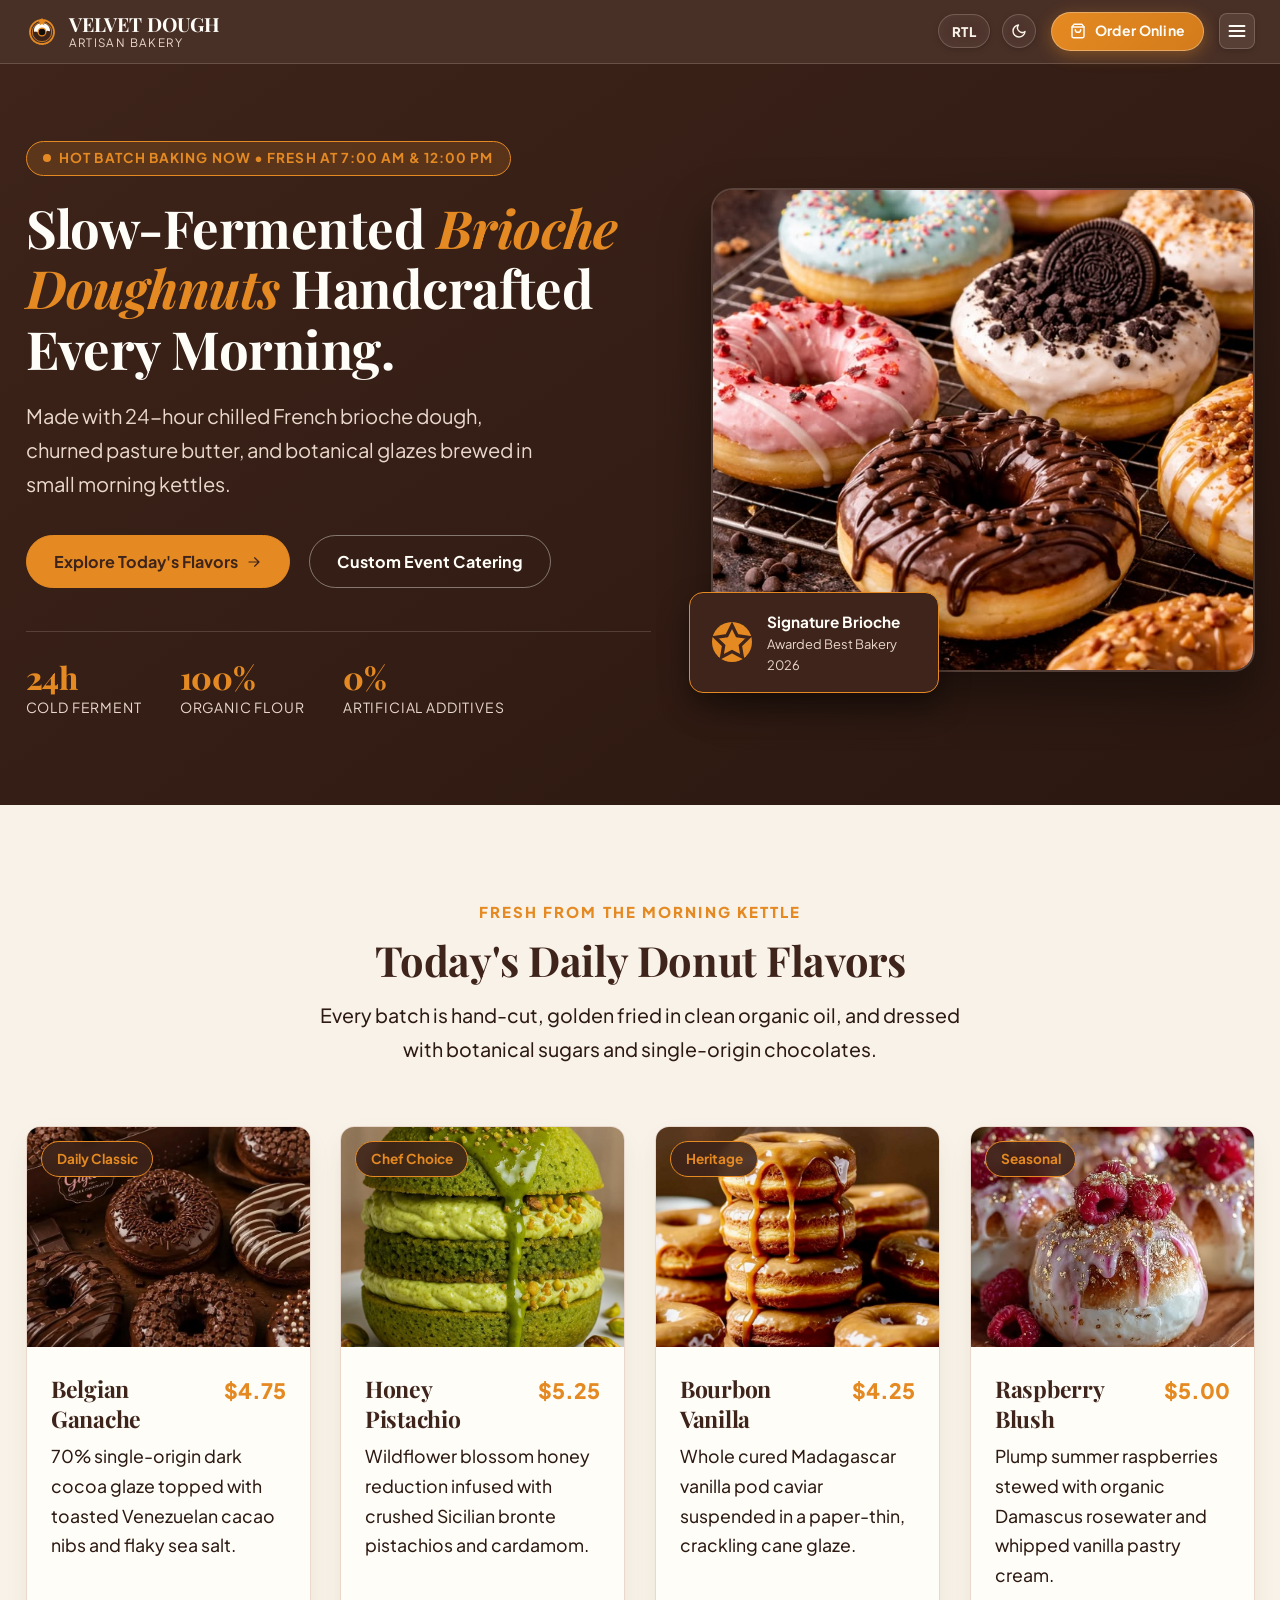
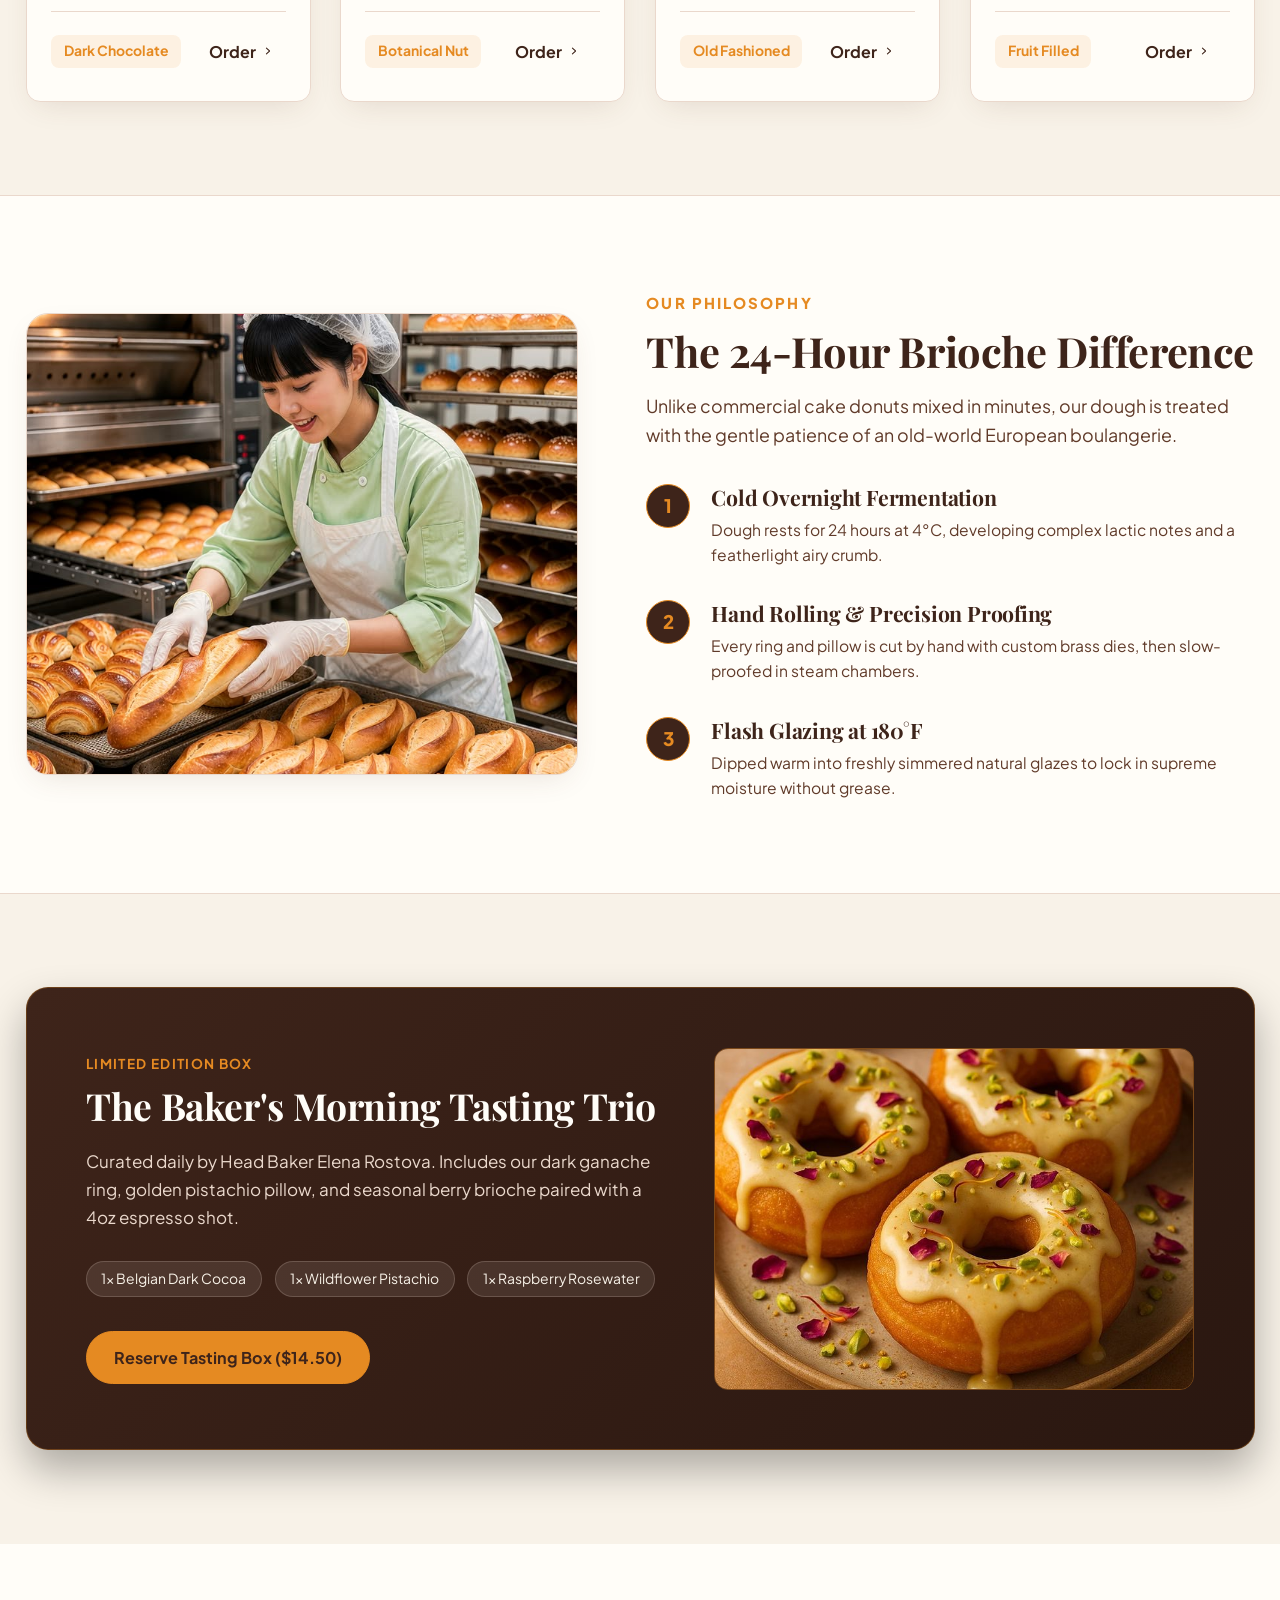
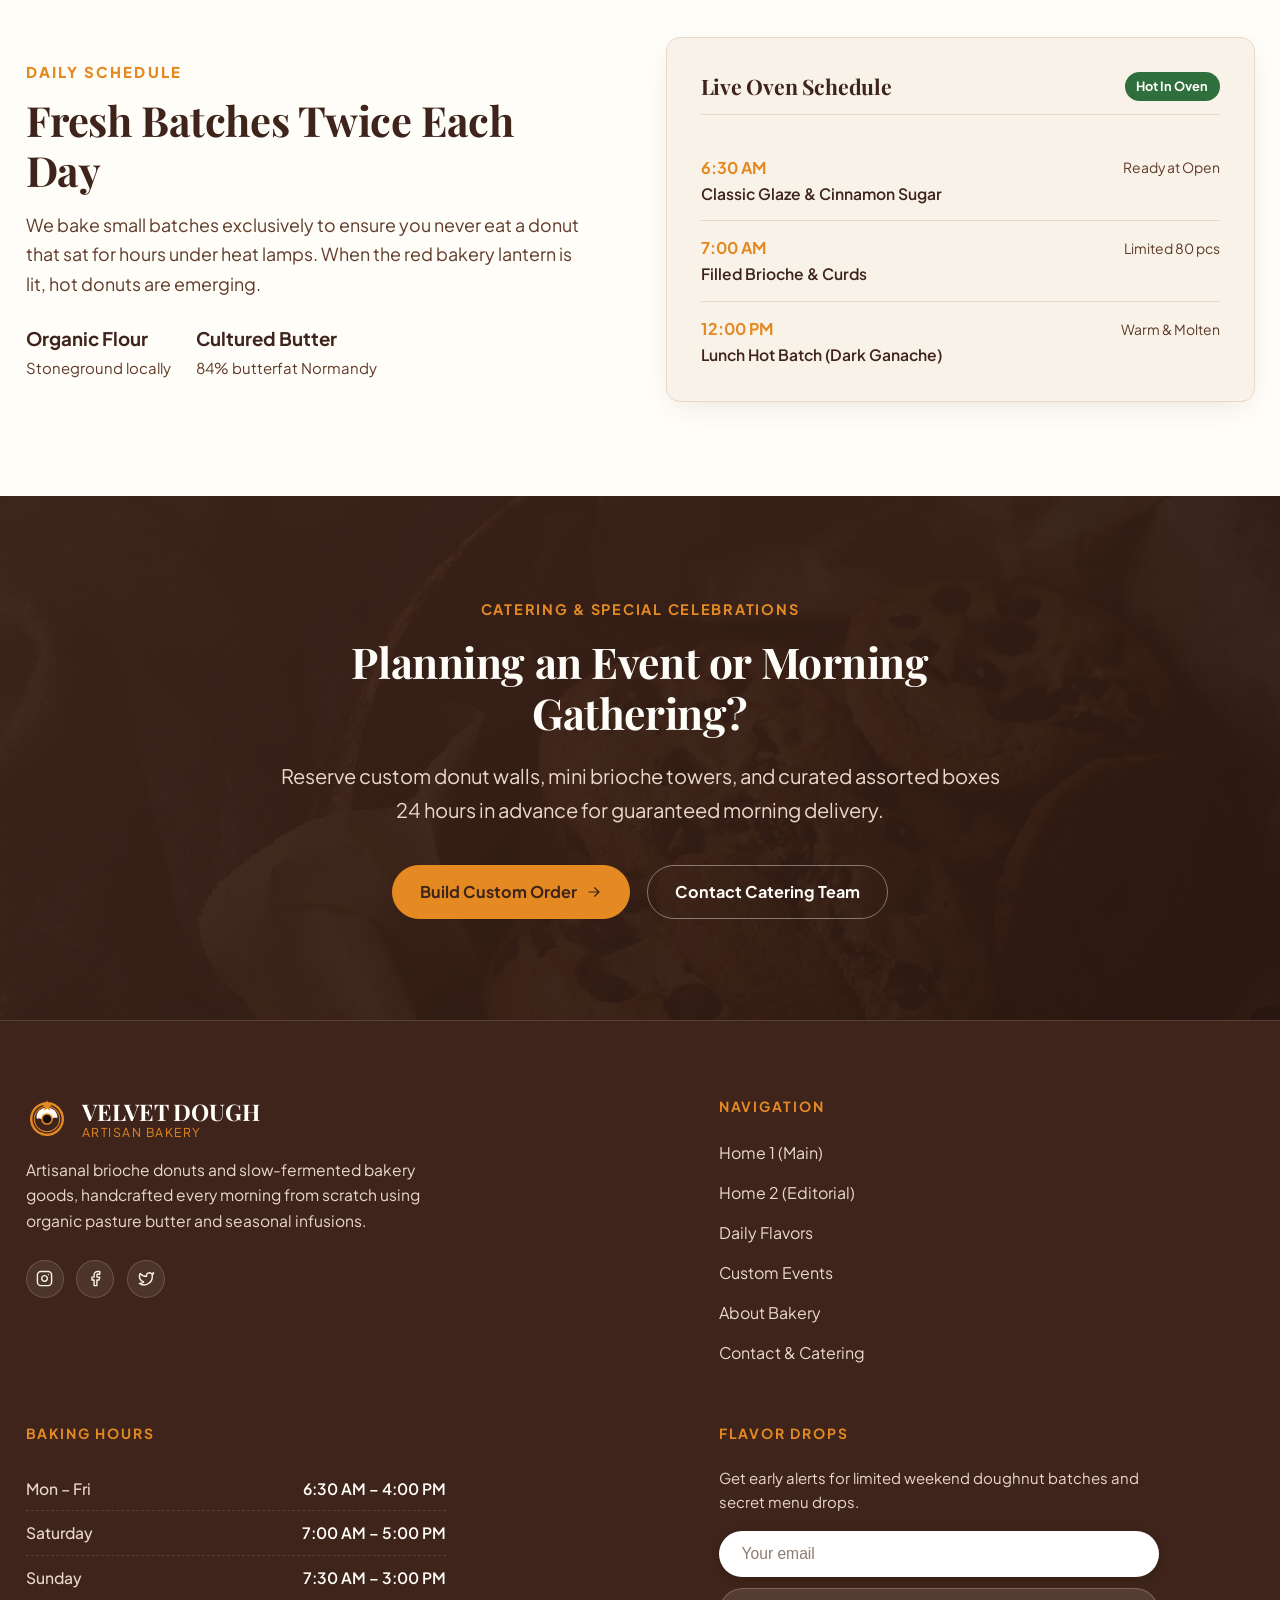
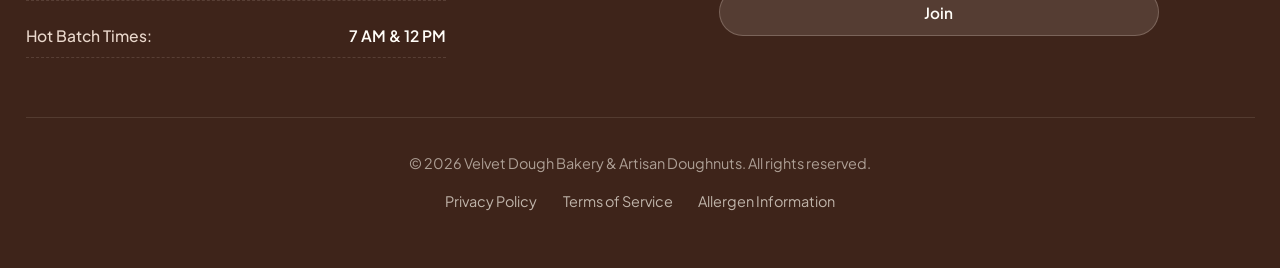
<file: index.html>
<!DOCTYPE html>
<html lang="en" dir="ltr" data-theme="light">

<head>
  <meta charset="UTF-8">
  <meta name="viewport" content="width=device-width, initial-scale=1.0">
  <title>Velvet Dough | Artisan Donut Shop & Handcrafted Bakery</title>
  <meta name="description"
    content="Velvet Dough is an artisan donut shop crafting slow-fermented brioche donuts, small-batch seasonal glazes, and morning pastries fresh daily.">

  <!-- Core Design System CSS -->
  <link rel="icon" type="image/svg+xml" href="assets/images/favicon.svg">
  <link rel="stylesheet" href="assets/css/style.css">
  <link rel="stylesheet" href="assets/css/responsive.css">
</head>

<body>

  <!-- BRANDED GLOBAL LOADER -->
  <div id="global-loader" aria-label="Loading Velvet Dough">
    <div class="loader-donut-spinner"></div>
    <div class="loader-text">Velvet Dough</div>
  </div>

  <!-- FIXED SLIM HEADER (Compact Height, Single-Line Alignment) -->
  <header class="site-header" id="main-header">
    <div class="site-container header-inner">

      <!-- Brand Logo + Identity -->
      <a href="index.html" class="header-brand" aria-label="Velvet Dough Home">
        <div class="header-brand-icon">
          <svg viewBox="0 0 48 48" fill="none">
            <circle cx="24" cy="24" r="18" stroke="#E58A22" stroke-width="2.8" stroke-linecap="round" stroke-dasharray="2.5 1.5"/>
            <circle cx="24" cy="24" r="14.5" fill="#3E241A" stroke="#E58A22" stroke-width="1.2"/>
            <path d="M12 22C12 16 16.5 11 24 11C31.5 11 36 16 36 22C34.5 24 33 21 31 23C29 25 27.5 22 25.5 24C23.5 26 21.5 22.5 19.5 24C17.5 25.5 15.5 22 14 23.5C12.8 24.5 12 23 12 22Z" fill="#FFFDF8"/>
            <circle cx="24" cy="24" r="5.8" fill="#140D09" stroke="#E58A22" stroke-width="1.8"/>
            <path d="M24 2.5L25.8 6.5L30 7.2L26.8 10L27.6 14.2L24 12L20.4 14.2L21.2 10L18 7.2L22.2 6.5L24 2.5Z" fill="#E58A22"/>
            <circle cx="16" cy="18" r="1.1" fill="#FFFDF8"/>
            <circle cx="31" cy="17" r="1.1" fill="#FFFDF8"/>
          </svg>
        </div>
        <div class="header-brand-text">
          <span class="header-brand-title">VELVET DOUGH</span>
          <span class="header-brand-sub">Artisan Bakery</span>
        </div>
      </a>

      <!-- Desktop Navigation: EXACTLY 6 PRIMARY ITEMS -->
      <nav class="header-nav" aria-label="Primary Navigation">
        <!-- 1. Home (Click-only Dropdown) -->
        <div class="nav-item-dropdown">
          <button class="dropdown-toggle active" id="homeDropdownBtn" aria-haspopup="true" aria-expanded="false"
            type="button">
            <span>Home</span>
            <svg viewBox="0 0 20 20" fill="currentColor" aria-hidden="true">
              <path fill-rule="evenodd"
                d="M5.23 7.21a.75.75 0 011.06.02L10 10.94l3.71-3.71a.75.75 0 111.06 1.06l-4.24 4.25a.75.75 0 01-1.06 0L5.21 8.27a.75.75 0 01.02-1.06z"
                clip-rule="evenodd" />
            </svg>
          </button>
          <div class="dropdown-menu" id="homeDropdownMenu" aria-labelledby="homeDropdownBtn">
            <a href="index.html" class="dropdown-link active">Home 1 (Main)</a>
            <a href="home-2.html" class="dropdown-link">Home 2 (Editorial)</a>
          </div>
        </div>

        <!-- 2. Menu -->
        <a href="menu.html" class="nav-link">Menu</a>

        <!-- 3. Custom Orders -->
        <a href="custom-orders.html" class="nav-link">Custom Orders</a>

        <!-- 4. Locations -->
        <a href="locations.html" class="nav-link">Locations</a>

        <!-- 5. About (Mandatory) -->
        <a href="about.html" class="nav-link">About</a>

        <!-- 6. Contact -->
        <a href="contact.html" class="nav-link">Contact</a>
      </nav>

      <!-- Desktop Header Controls: RTL, Dark Mode, Member Login -->
      <div class="header-actions">
        <div class="header-controls-pill">
          <button class="btn-control-icon rtl-toggle-btn" aria-label="Toggle Text Direction (RTL / LTR)"
            title="Toggle Direction (RTL / LTR)">
            <span class="rtl-toggle-text">RTL</span>
          </button>

          <button class="btn-control-icon theme-toggle-btn" aria-label="Toggle Dark Mode" title="Toggle Theme">
            <svg class="icon-sun" viewBox="0 0 24 24" fill="none" stroke="currentColor" stroke-width="2.2"
              stroke-linecap="round" stroke-linejoin="round" style="display:none;">
              <circle cx="12" cy="12" r="5" />
              <line x1="12" y1="1" x2="12" y2="3" />
              <line x1="12" y1="21" x2="12" y2="23" />
              <line x1="4.22" y1="4.22" x2="5.64" y2="5.64" />
              <line x1="18.36" y1="18.36" x2="19.78" y2="19.78" />
              <line x1="1" y1="12" x2="3" y2="12" />
              <line x1="21" y1="12" x2="23" y2="12" />
              <line x1="4.22" y1="19.78" x2="5.64" y2="18.36" />
              <line x1="18.36" y1="5.64" x2="19.78" y2="4.22" />
            </svg>
            <svg class="icon-moon" viewBox="0 0 24 24" fill="none" stroke="currentColor" stroke-width="2.2"
              stroke-linecap="round" stroke-linejoin="round">
              <path d="M21 12.79A9 9 0 1 1 11.21 3 7 7 0 0 0 21 12.79z" />
            </svg>
          </button>
        </div>

        <!-- Primary Header CTA: Order Online -->
        <a href="menu.html" class="btn-header-cta" aria-label="Order Online">
          <svg viewBox="0 0 24 24" fill="none" stroke="currentColor" stroke-width="2.2" stroke-linecap="round"
            stroke-linejoin="round">
            <path d="M6 2L3 6v14a2 2 0 0 0 2 2h14a2 2 0 0 0 2-2V6l-3-4z" />
            <line x1="3" y1="6" x2="21" y2="6" />
            <path d="M16 10a4 4 0 0 1-8 0" />
          </svg>
          <span>Order Online</span>
        </a>

        <!-- Mobile Menu Hamburger Button -->
        <button class="btn-menu-toggle" aria-label="Open Navigation Menu" type="button">
          <svg viewBox="0 0 24 24" fill="none" stroke="currentColor" stroke-width="2.2" stroke-linecap="round"
            stroke-linejoin="round">
            <line x1="3" y1="12" x2="21" y2="12" />
            <line x1="3" y1="6" x2="21" y2="6" />
            <line x1="3" y1="18" x2="21" y2="18" />
          </svg>
        </button>
      </div>

    </div>
  </header>

  <!-- MOBILE OFFCANVAS DRAWER -->
  <aside class="mobile-nav-drawer" id="mobileDrawer" aria-hidden="true">
    <div class="mobile-nav-panel">
      <div class="mobile-nav-header">
        <a href="index.html" class="header-brand">
          <div class="header-brand-icon">
            <svg viewBox="0 0 48 48" fill="none">
              <circle cx="24" cy="24" r="18" stroke="#E58A22" stroke-width="2.8" stroke-linecap="round" stroke-dasharray="2.5 1.5"/>
              <circle cx="24" cy="24" r="14.5" fill="#3E241A" stroke="#E58A22" stroke-width="1.2"/>
              <path d="M12 22C12 16 16.5 11 24 11C31.5 11 36 16 36 22C34.5 24 33 21 31 23C29 25 27.5 22 25.5 24C23.5 26 21.5 22.5 19.5 24C17.5 25.5 15.5 22 14 23.5C12.8 24.5 12 23 12 22Z" fill="#FFFDF8"/>
              <circle cx="24" cy="24" r="5.8" fill="#140D09" stroke="#E58A22" stroke-width="1.8"/>
              <path d="M24 2.5L25.8 6.5L30 7.2L26.8 10L27.6 14.2L24 12L20.4 14.2L21.2 10L18 7.2L22.2 6.5L24 2.5Z" fill="#E58A22"/>
            </svg>
          </div>
          <div class="header-brand-text">
            <span class="header-brand-title">VELVET DOUGH</span>
            <span class="header-brand-sub">Artisan Bakery</span>
          </div>
        </a>
        <button class="mobile-close-btn" aria-label="Close Navigation Menu" type="button">
          <svg viewBox="0 0 24 24" fill="none" stroke="currentColor" stroke-width="2" stroke-linecap="round"
            stroke-linejoin="round" style="width:20px;height:20px;">
            <line x1="18" y1="6" x2="6" y2="18" />
            <line x1="6" y1="6" x2="18" y2="18" />
          </svg>
        </button>
      </div>

      <nav class="mobile-nav-body">
        <div class="mobile-accordion-wrapper">
          <button class="mobile-accordion-toggle" type="button" aria-expanded="false">
            <span>Home</span>
            <svg viewBox="0 0 20 20" fill="currentColor">
              <path fill-rule="evenodd"
                d="M5.23 7.21a.75.75 0 011.06.02L10 10.94l3.71-3.71a.75.75 0 111.06 1.06l-4.24 4.25a.75.75 0 01-1.06 0L5.21 8.27a.75.75 0 01.02-1.06z"
                clip-rule="evenodd" />
            </svg>
          </button>
          <div class="mobile-accordion-content">
            <a href="index.html" class="mobile-sublink active">Home 1 (Main)</a>
            <a href="home-2.html" class="mobile-sublink">Home 2 (Editorial)</a>
          </div>
        </div>

        <a href="menu.html" class="mobile-nav-link">Menu</a>
        <a href="custom-orders.html" class="mobile-nav-link">Custom Orders</a>
        <a href="locations.html" class="mobile-nav-link">Locations</a>
        <a href="about.html" class="mobile-nav-link">About</a>
        <a href="contact.html" class="mobile-nav-link">Contact</a>
      </nav>

      <div class="mobile-nav-footer">
        <a href="menu.html" class="mobile-drawer-cta" aria-label="Order Online">
          <svg viewBox="0 0 24 24" fill="none" stroke="currentColor" stroke-width="2.2" stroke-linecap="round"
            stroke-linejoin="round" style="width:18px;height:18px;">
            <path d="M6 2L3 6v14a2 2 0 0 0 2 2h14a2 2 0 0 0 2-2V6l-3-4z" />
            <line x1="3" y1="6" x2="21" y2="6" />
            <path d="M16 10a4 4 0 0 1-8 0" />
          </svg>
          <span>Order Online</span>
        </a>
      </div>
    </div>
  </aside>

  <!-- ==========================================================================
       MAIN CONTENT: EXACTLY 6 MAIN CONTENT SECTIONS (HOME 1)
       ========================================================================== -->
  <main id="main-content">

    <!-- SECTION 1: HERO SHOWCASE (Artisanal Warm Split) -->
    <section class="hero-section" id="hero">
      <div class="site-container">
        <div class="hero-grid">
          <div>
            <div class="hero-badge">
              <span class="hero-badge-dot"></span>
              <span>Hot Batch Baking Now • Fresh at 7:00 AM & 12:00 PM</span>
            </div>
            <h1 class="hero-title">
              Slow-Fermented <em>Brioche Doughnuts</em> Handcrafted Every Morning.
            </h1>
            <p class="hero-lead">
              Made with 24-hour chilled French brioche dough, churned pasture butter, and botanical glazes brewed in
              small morning kettles.
            </p>
            <div class="hero-actions">
              <a href="menu.html" class="btn-primary">
                <span>Explore Today's Flavors</span>
                <svg viewBox="0 0 20 20" fill="currentColor" style="width:16px;height:16px;">
                  <path fill-rule="evenodd"
                    d="M3 10a.75.75 0 01.75-.75h10.638L10.23 5.29a.75.75 0 111.04-1.08l5.5 5.25a.75.75 0 010 1.08l-5.5 5.25a.75.75 0 11-1.04-1.08l4.158-3.96H3.75A.75.75 0 013 10z"
                    clip-rule="evenodd" />
                </svg>
              </a>
              <a href="custom-orders.html" class="btn-dark-secondary">Custom Event Catering</a>
            </div>
            <div class="hero-metrics">
              <div class="hero-metric-item">
                <h4>24h</h4>
                <p>Cold Ferment</p>
              </div>
              <div class="hero-metric-item">
                <h4>100%</h4>
                <p>Organic Flour</p>
              </div>
              <div class="hero-metric-item">
                <h4>0%</h4>
                <p>Artificial Additives</p>
              </div>
            </div>
          </div>

          <div class="hero-image-wrapper">
            <div class="hero-image-frame">
              <img src="assets/images/hero/p1.jpg" alt="Fresh artisan glazed donuts resting on bakery cooling rack"
                width="600" height="480" loading="eager">
            </div>
            <div class="hero-floating-card">
              <div class="hero-floating-icon">
                <svg viewBox="0 0 24 24" fill="none" stroke="currentColor" stroke-width="2">
                  <path
                    d="M12 2l3.09 6.26L22 9.27l-5 4.87 1.18 6.88L12 17.77l-6.18 3.25L7 14.14 2 9.27l6.91-1.01L12 2z" />
                </svg>
              </div>
              <div>
                <div class="hero-floating-title">Signature Brioche</div>
                <div class="hero-floating-sub">Awarded Best Bakery 2026</div>
              </div>
            </div>
          </div>
        </div>
      </div>
    </section>

    <!-- SECTION 2: DAILY FRESH FLAVORS (4 Even Product Cards) -->
    <section class="flavors-section" id="daily-flavors">
      <div class="site-container">
        <div class="section-head">
          <span class="section-eyebrow">Fresh From The Morning Kettle</span>
          <h2 class="section-title">Today's Daily Donut Flavors</h2>
          <p class="section-subtitle">
            Every batch is hand-cut, golden fried in clean organic oil, and dressed with botanical sugars and
            single-origin chocolates.
          </p>
        </div>

        <div class="flavors-grid">
          <!-- Card 1 -->
          <article class="flavor-card">
            <div class="flavor-card-image-wrap">
              <img src="assets/images/products/p2.jpg" alt="Belgian Dark Chocolate Ganache Donut" loading="lazy">
              <span class="flavor-card-badge">Daily Classic</span>
            </div>
            <div class="flavor-card-content">
              <div class="flavor-card-header">
                <h3 class="flavor-title">Belgian Ganache</h3>
                <span class="flavor-price">$4.75</span>
              </div>
              <p class="flavor-desc">
                70% single-origin dark cocoa glaze topped with toasted Venezuelan cacao nibs and flaky sea salt.
              </p>
              <div class="flavor-card-footer">
                <span class="flavor-tag">Dark Chocolate</span>
                <a href="menu.html" class="btn-card-order" aria-label="View Belgian Ganache Details">
                  <span>Order</span>
                  <svg viewBox="0 0 20 20" fill="currentColor" style="width:14px;height:14px;">
                    <path fill-rule="evenodd"
                      d="M7.21 14.77a.75.75 0 01.02-1.06L11.168 10 7.23 6.29a.75.75 0 111.04-1.08l4.5 4.25a.75.75 0 010 1.08l-4.5 4.25a.75.75 0 01-1.06-.02z"
                      clip-rule="evenodd" />
                  </svg>
                </a>
              </div>
            </div>
          </article>

          <!-- Card 2 -->
          <article class="flavor-card">
            <div class="flavor-card-image-wrap">
              <img src="assets/images/products/p3.jpg" alt="Golden Honey Pistachio Brioche Donut" loading="lazy">
              <span class="flavor-card-badge">Chef Choice</span>
            </div>
            <div class="flavor-card-content">
              <div class="flavor-card-header">
                <h3 class="flavor-title">Honey Pistachio</h3>
                <span class="flavor-price">$5.25</span>
              </div>
              <p class="flavor-desc">
                Wildflower blossom honey reduction infused with crushed Sicilian bronte pistachios and cardamom.
              </p>
              <div class="flavor-card-footer">
                <span class="flavor-tag">Botanical Nut</span>
                <a href="menu.html" class="btn-card-order" aria-label="View Honey Pistachio Details">
                  <span>Order</span>
                  <svg viewBox="0 0 20 20" fill="currentColor" style="width:14px;height:14px;">
                    <path fill-rule="evenodd"
                      d="M7.21 14.77a.75.75 0 01.02-1.06L11.168 10 7.23 6.29a.75.75 0 111.04-1.08l4.5 4.25a.75.75 0 010 1.08l-4.5 4.25a.75.75 0 01-1.06-.02z"
                      clip-rule="evenodd" />
                  </svg>
                </a>
              </div>
            </div>
          </article>

          <!-- Card 3 -->
          <article class="flavor-card">
            <div class="flavor-card-image-wrap">
              <img src="assets/images/products/p4.jpg" alt="Madagascar Bourbon Vanilla Bean Glaze Donut" loading="lazy">
              <span class="flavor-card-badge">Heritage</span>
            </div>
            <div class="flavor-card-content">
              <div class="flavor-card-header">
                <h3 class="flavor-title">Bourbon Vanilla</h3>
                <span class="flavor-price">$4.25</span>
              </div>
              <p class="flavor-desc">
                Whole cured Madagascar vanilla pod caviar suspended in a paper-thin, crackling cane glaze.
              </p>
              <div class="flavor-card-footer">
                <span class="flavor-tag">Old Fashioned</span>
                <a href="menu.html" class="btn-card-order" aria-label="View Bourbon Vanilla Details">
                  <span>Order</span>
                  <svg viewBox="0 0 20 20" fill="currentColor" style="width:14px;height:14px;">
                    <path fill-rule="evenodd"
                      d="M7.21 14.77a.75.75 0 01.02-1.06L11.168 10 7.23 6.29a.75.75 0 111.04-1.08l4.5 4.25a.75.75 0 010 1.08l-4.5 4.25a.75.75 0 01-1.06-.02z"
                      clip-rule="evenodd" />
                  </svg>
                </a>
              </div>
            </div>
          </article>

          <!-- Card 4 -->
          <article class="flavor-card">
            <div class="flavor-card-image-wrap">
              <img src="assets/images/products/p5.jpg" alt="Wild Raspberry Rosewater Filled Brioche Donut"
                loading="lazy">
              <span class="flavor-card-badge">Seasonal</span>
            </div>
            <div class="flavor-card-content">
              <div class="flavor-card-header">
                <h3 class="flavor-title">Raspberry Blush</h3>
                <span class="flavor-price">$5.00</span>
              </div>
              <p class="flavor-desc">
                Plump summer raspberries stewed with organic Damascus rosewater and whipped vanilla pastry cream.
              </p>
              <div class="flavor-card-footer">
                <span class="flavor-tag">Fruit Filled</span>
                <a href="menu.html" class="btn-card-order" aria-label="View Raspberry Blush Details">
                  <span>Order</span>
                  <svg viewBox="0 0 20 20" fill="currentColor" style="width:14px;height:14px;">
                    <path fill-rule="evenodd"
                      d="M7.21 14.77a.75.75 0 01.02-1.06L11.168 10 7.23 6.29a.75.75 0 111.04-1.08l4.5 4.25a.75.75 0 010 1.08l-4.5 4.25a.75.75 0 01-1.06-.02z"
                      clip-rule="evenodd" />
                  </svg>
                </a>
              </div>
            </div>
          </article>
        </div>
      </div>
    </section>

    <!-- SECTION 3: 24H BRIOCHE CRAFT (Unique Process Workflow) -->
    <section class="craft-section" id="craft-process">
      <div class="site-container">
        <div class="craft-grid">
          <div class="craft-media">
            <div class="craft-image-main">
              <img src="assets/images/sections/p6.jpg" alt="Artisan baker folding fermenting brioche dough"
                loading="lazy">
            </div>
          </div>

          <div>
            <span class="section-eyebrow">Our Philosophy</span>
            <h2 class="section-title">The 24-Hour Brioche Difference</h2>
            <p style="font-size:1.05rem;color:var(--text-muted);margin-bottom:2rem;line-height:1.65;">
              Unlike commercial cake donuts mixed in minutes, our dough is treated with the gentle patience of an
              old-world European boulangerie.
            </p>

            <div class="craft-steps-list">
              <div class="craft-step-item">
                <div class="craft-step-number">1</div>
                <div class="craft-step-content">
                  <h3>Cold Overnight Fermentation</h3>
                  <p>
                    Dough rests for 24 hours at 4°C, developing complex lactic notes and a featherlight airy crumb.
                  </p>
                </div>
              </div>

              <div class="craft-step-item">
                <div class="craft-step-number">2</div>
                <div class="craft-step-content">
                  <h3>Hand Rolling & Precision Proofing</h3>
                  <p>
                    Every ring and pillow is cut by hand with custom brass dies, then slow-proofed in steam chambers.
                  </p>
                </div>
              </div>

              <div class="craft-step-item">
                <div class="craft-step-number">3</div>
                <div class="craft-step-content">
                  <h3>Flash Glazing at 180°F</h3>
                  <p>
                    Dipped warm into freshly simmered natural glazes to lock in supreme moisture without grease.
                  </p>
                </div>
              </div>
            </div>
          </div>
        </div>
      </div>
    </section>

    <!-- SECTION 4: CHEF'S SIGNATURE HIGHLIGHT (Asymmetric Tasting Trio) -->
    <section class="signature-section" id="tasting-trio">
      <div class="site-container">
        <div class="signature-card-banner">
          <div>
            <span class="signature-tag">Limited Edition Box</span>
            <h2 class="signature-title">The Baker's Morning Tasting Trio</h2>
            <p class="signature-desc">
              Curated daily by Head Baker Elena Rostova. Includes our dark ganache ring, golden pistachio pillow, and
              seasonal berry brioche paired with a 4oz espresso shot.
            </p>
            <div class="signature-flavor-tags">
              <span class="signature-flavor-pill">1x Belgian Dark Cocoa</span>
              <span class="signature-flavor-pill">1x Wildflower Pistachio</span>
              <span class="signature-flavor-pill">1x Raspberry Rosewater</span>
            </div>
            <a href="menu.html" class="btn-primary">Reserve Tasting Box ($14.50)</a>
          </div>

          <div class="signature-media">
            <img src="assets/images/sections/p7.jpg"
              alt="Fresh artisan donuts glazed and garnished with pistachio and sugar" loading="lazy">
          </div>
        </div>
      </div>
    </section>

    <!-- SECTION 5: MORNING COUNTER & BATCH RITUAL -->
    <section class="counter-section" id="morning-counter">
      <div class="site-container">
        <div class="counter-grid">
          <div class="counter-info-box">
            <span class="section-eyebrow">Daily Schedule</span>
            <h2 class="section-title">Fresh Batches Twice Each Day</h2>
            <p style="font-size:1.05rem;color:var(--text-muted);line-height:1.65;margin-bottom:1.5rem;">
              We bake small batches exclusively to ensure you never eat a donut that sat for hours under heat lamps.
              When the red bakery lantern is lit, hot donuts are emerging.
            </p>
            <div style="display:flex;gap:1.5rem;flex-wrap:wrap;">
              <div>
                <strong style="display:block;font-size:1.1rem;color:var(--text-main);">Organic Flour</strong>
                <span style="font-size:0.88rem;color:var(--text-muted);">Stoneground locally</span>
              </div>
              <div>
                <strong style="display:block;font-size:1.1rem;color:var(--text-main);">Cultured Butter</strong>
                <span style="font-size:0.88rem;color:var(--text-muted);">84% butterfat Normandy</span>
              </div>
            </div>
          </div>

          <div class="counter-schedule-card">
            <div class="schedule-header">
              <h4>Live Oven Schedule</h4>
              <span class="live-status-badge">Hot In Oven</span>
            </div>

            <div class="schedule-row">
              <div>
                <div class="schedule-time">6:30 AM</div>
                <div class="schedule-batch-name">Classic Glaze & Cinnamon Sugar</div>
              </div>
              <span class="schedule-availability">Ready at Open</span>
            </div>

            <div class="schedule-row">
              <div>
                <div class="schedule-time">7:00 AM</div>
                <div class="schedule-batch-name">Filled Brioche & Curds</div>
              </div>
              <span class="schedule-availability">Limited 80 pcs</span>
            </div>

            <div class="schedule-row">
              <div>
                <div class="schedule-time">12:00 PM</div>
                <div class="schedule-batch-name">Lunch Hot Batch (Dark Ganache)</div>
              </div>
              <span class="schedule-availability">Warm & Molten</span>
            </div>
          </div>
        </div>
      </div>
    </section>

    <!-- SECTION 6: PRE-ORDER CTA BANNER (Strict Rule: Last Section is CTA) -->
    <section class="preorder-cta-section" id="preorder-cta">
      <div class="site-container">
        <div class="cta-inner-box">
          <span class="cta-eyebrow">Catering & Special Celebrations</span>
          <h2 class="cta-title">Planning an Event or Morning Gathering?</h2>
          <p class="cta-desc">
            Reserve custom donut walls, mini brioche towers, and curated assorted boxes 24 hours in advance for
            guaranteed morning delivery.
          </p>
          <div class="cta-button-group">
            <a href="custom-orders.html" class="btn-primary">
              <span>Build Custom Order</span>
              <svg viewBox="0 0 20 20" fill="currentColor" style="width:16px;height:16px;">
                <path fill-rule="evenodd"
                  d="M3 10a.75.75 0 01.75-.75h10.638L10.23 5.29a.75.75 0 111.04-1.08l5.5 5.25a.75.75 0 010 1.08l-5.5 5.25a.75.75 0 11-1.04-1.08l4.158-3.96H3.75A.75.75 0 013 10z"
                  clip-rule="evenodd" />
              </svg>
            </a>
            <a href="contact.html" class="btn-dark-secondary">Contact Catering Team</a>
          </div>
        </div>
      </div>
    </section>

  </main>

  <!-- SHARED FOOTER -->
  <footer class="site-footer">
    <div class="site-container">
      <div class="footer-grid">
        <!-- Col 1: Brand Info -->
        <div>
          <a href="index.html" class="footer-brand" aria-label="Velvet Dough Home">
            <div class="footer-brand-icon">
              <svg viewBox="0 0 48 48" fill="none">
                <circle cx="24" cy="24" r="18" stroke="#E58A22" stroke-width="2.8" stroke-linecap="round" stroke-dasharray="2.5 1.5"/>
                <circle cx="24" cy="24" r="14.5" fill="#3E241A" stroke="#E58A22" stroke-width="1.2"/>
                <path d="M12 22C12 16 16.5 11 24 11C31.5 11 36 16 36 22C34.5 24 33 21 31 23C29 25 27.5 22 25.5 24C23.5 26 21.5 22.5 19.5 24C17.5 25.5 15.5 22 14 23.5C12.8 24.5 12 23 12 22Z" fill="#FFFDF8"/>
                <circle cx="24" cy="24" r="5.8" fill="#140D09" stroke="#E58A22" stroke-width="1.8"/>
                <path d="M24 2.5L25.8 6.5L30 7.2L26.8 10L27.6 14.2L24 12L20.4 14.2L21.2 10L18 7.2L22.2 6.5L24 2.5Z" fill="#E58A22"/>
                <circle cx="16" cy="18" r="1.1" fill="#FFFDF8"/>
                <circle cx="31" cy="17" r="1.1" fill="#FFFDF8"/>
              </svg>
            </div>
            <div class="footer-brand-text">
              <span class="footer-brand-title">VELVET DOUGH</span>
              <span class="footer-brand-sub">Artisan Bakery</span>
            </div>
          </a>
          <p class="footer-brand-desc">
            Artisanal brioche donuts and slow-fermented bakery goods, handcrafted every morning from scratch using
            organic pasture butter and seasonal infusions.
          </p>
          <div class="footer-social-links">
            <a href="#" class="footer-social-btn" aria-label="Instagram">
              <svg viewBox="0 0 24 24" fill="none" stroke="currentColor" stroke-width="2" stroke-linecap="round"
                stroke-linejoin="round">
                <rect x="2" y="2" width="20" height="20" rx="5" ry="5" />
                <path d="M16 11.37A4 4 0 1 1 12.63 8 4 4 0 0 1 16 11.37z" />
                <line x1="17.5" y1="6.5" x2="17.51" y2="6.5" />
              </svg>
            </a>
            <a href="#" class="footer-social-btn" aria-label="Facebook">
              <svg viewBox="0 0 24 24" fill="none" stroke="currentColor" stroke-width="2" stroke-linecap="round"
                stroke-linejoin="round">
                <path d="M18 2h-3a5 5 0 0 0-5 5v3H7v4h3v8h4v-8h3l1-4h-4V7a1 1 0 0 1 1-1h3z" />
              </svg>
            </a>
            <a href="#" class="footer-social-btn" aria-label="Twitter / X">
              <svg viewBox="0 0 24 24" fill="none" stroke="currentColor" stroke-width="2" stroke-linecap="round"
                stroke-linejoin="round">
                <path
                  d="M22 4s-.7 2.1-2 3.4c1.6 10-9.4 17.3-18 11.6 2.2.1 4.4-.6 6-2C3 15.5.5 9.6 3 5c2.2 2.6 5.6 4.1 9 4-.9-4.2 4-6.6 7-3.8 1.1 0 3-1.2 3-1.2z" />
              </svg>
            </a>
          </div>
        </div>

        <!-- Col 2: Navigation -->
        <div>
          <h4 class="footer-col-title">Navigation</h4>
          <ul class="footer-nav-list">
            <li><a href="index.html" class="footer-nav-link">Home 1 (Main)</a></li>
            <li><a href="home-2.html" class="footer-nav-link">Home 2 (Editorial)</a></li>
            <li><a href="menu.html" class="footer-nav-link">Daily Flavors</a></li>
            <li><a href="custom-orders.html" class="footer-nav-link">Custom Events</a></li>
            <li><a href="about.html" class="footer-nav-link">About Bakery</a></li>
            <li><a href="contact.html" class="footer-nav-link">Contact & Catering</a></li>
          </ul>
        </div>

        <!-- Col 3: Hours -->
        <div>
          <h4 class="footer-col-title">Baking Hours</h4>
          <div class="footer-hours-item">
            <span>Mon – Fri</span>
            <span>6:30 AM – 4:00 PM</span>
          </div>
          <div class="footer-hours-item">
            <span>Saturday</span>
            <span>7:00 AM – 5:00 PM</span>
          </div>
          <div class="footer-hours-item">
            <span>Sunday</span>
            <span>7:30 AM – 3:00 PM</span>
          </div>
          <div class="footer-hours-item" style="margin-top:0.75rem;">
            <span>Hot Batch Times:</span>
            <span>7 AM & 12 PM</span>
          </div>
        </div>

        <!-- Col 4: Newsletter -->
        <div>
          <h4 class="footer-col-title">Flavor Drops</h4>
          <p style="font-size:0.88rem;color:var(--color-beige);margin-bottom:1rem;">
            Get early alerts for limited weekend doughnut batches and secret menu drops.
          </p>
          <form onsubmit="event.preventDefault(); alert('Subscribed to Velvet Dough alerts!');"
            style="display:flex;gap:0.5rem;flex-wrap:wrap;">
            <input type="email" placeholder="Your email" required
              style="flex:1;min-width:160px;padding:0.6rem 0.85rem;background:rgba(248,242,232,0.1);border:1px solid rgba(234,216,204,0.25);border-radius:var(--radius-full);color:#FFFDF8;font-size:0.88rem;outline:none;">
            <button type="submit" class="btn-primary" style="padding:0.6rem 1.1rem;font-size:0.85rem;">Join</button>
          </form>
        </div>
      </div>

      <!-- Footer Bottom -->
      <div class="footer-bottom">
        <div>&copy; 2026 Velvet Dough Bakery &amp; Artisan Doughnuts. All rights reserved.</div>
        <div class="footer-legal-links">
          <a href="#" class="footer-nav-link">Privacy Policy</a>
          <a href="#" class="footer-nav-link">Terms of Service</a>
          <a href="#" class="footer-nav-link">Allergen Information</a>
        </div>
      </div>
    </div>
  </footer>

  <!-- SCROLL TO TOP -->
  <button class="btn-scroll-top" aria-label="Scroll to top" type="button">
    <svg viewBox="0 0 24 24" fill="none" stroke="currentColor" stroke-width="2.5" stroke-linecap="round"
      stroke-linejoin="round">
      <polyline points="18 15 12 9 6 15" />
    </svg>
  </button>

  <!-- Core JavaScript -->
  <script src="assets/js/main.js"></script>
</body>

</html>
</file>
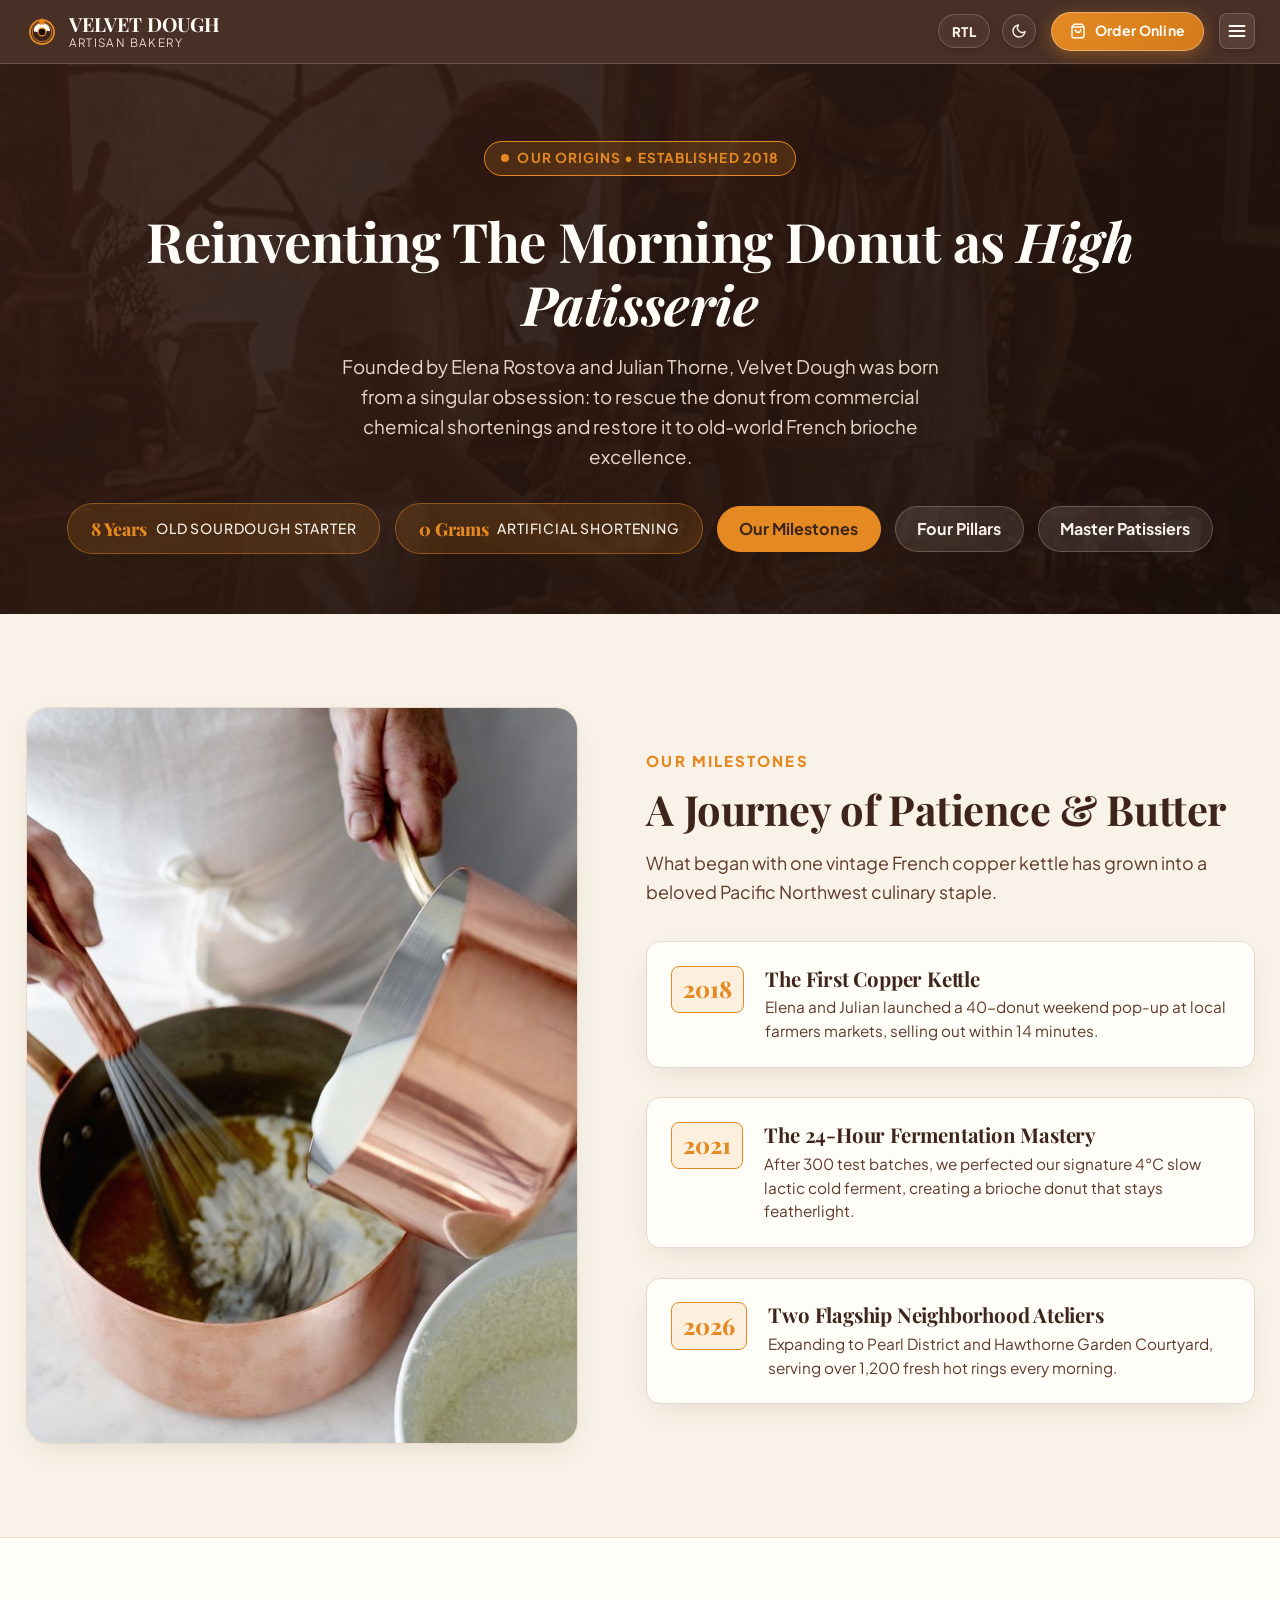
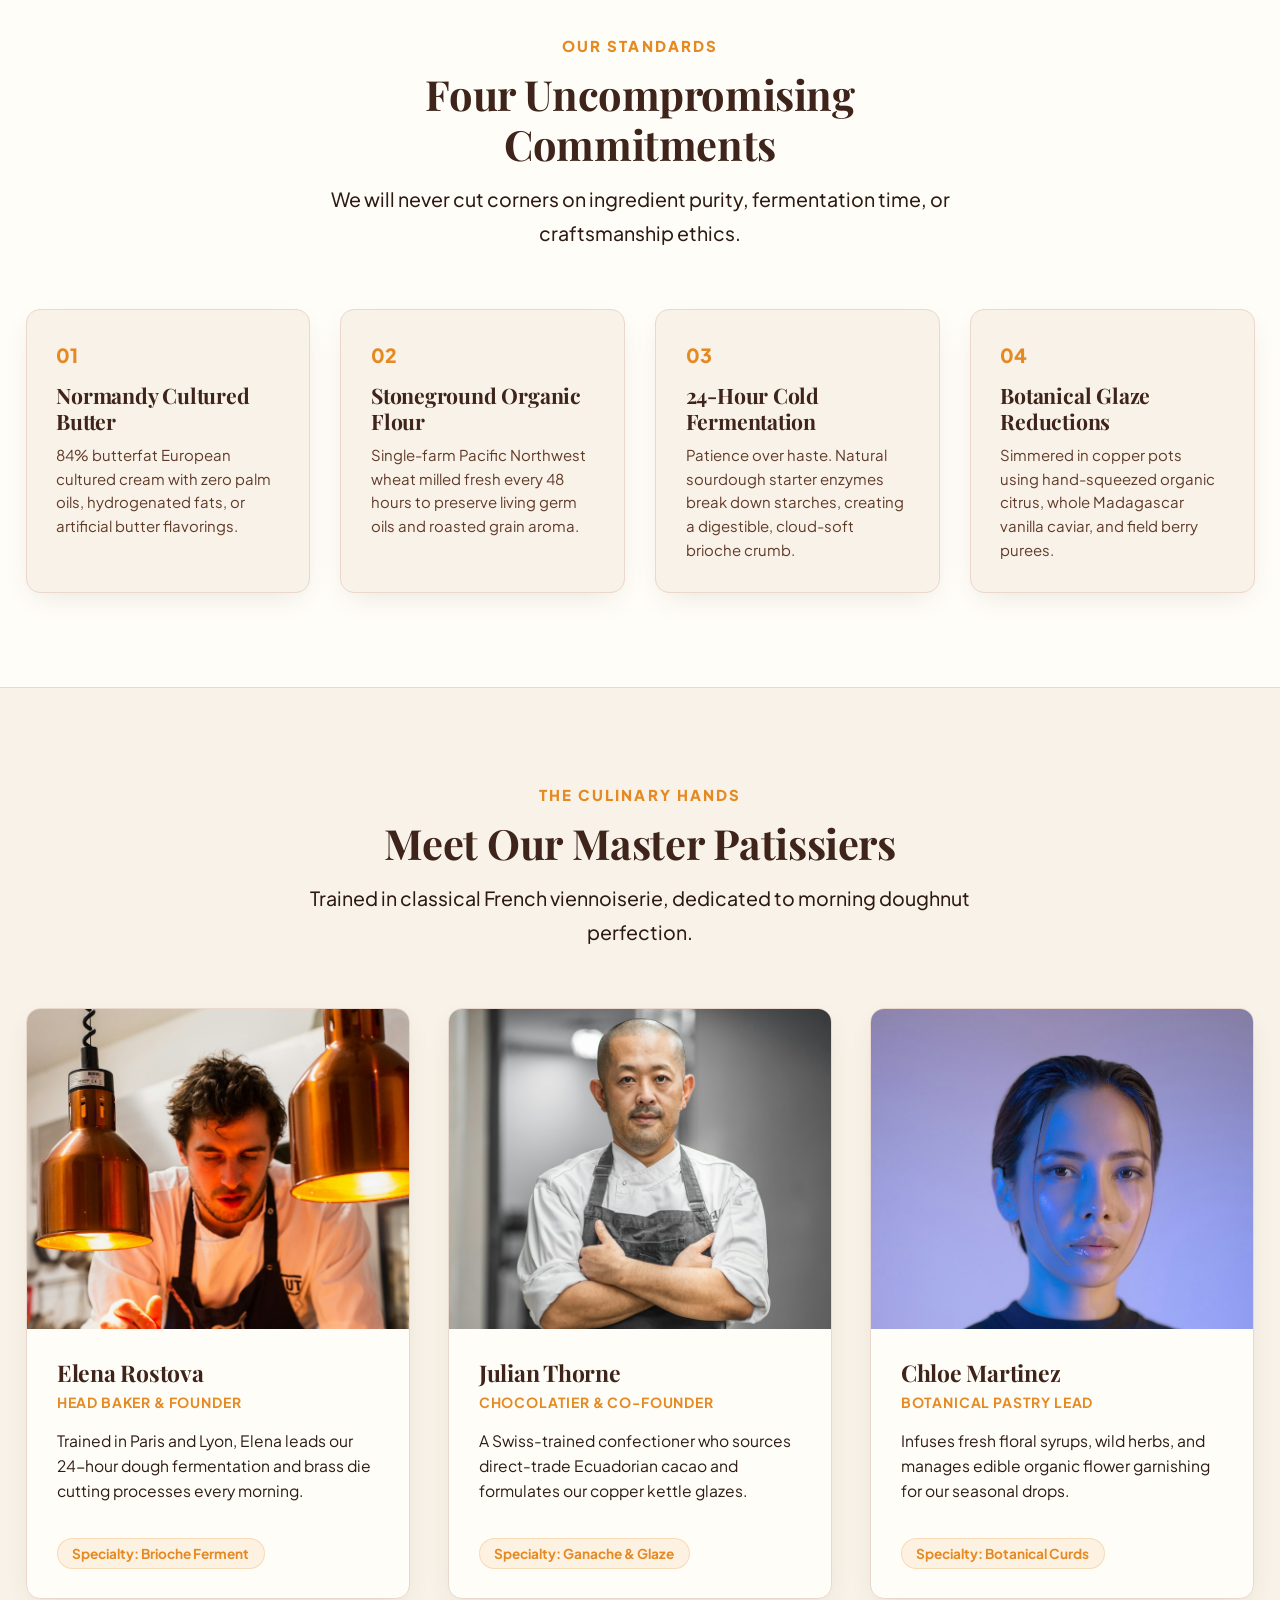
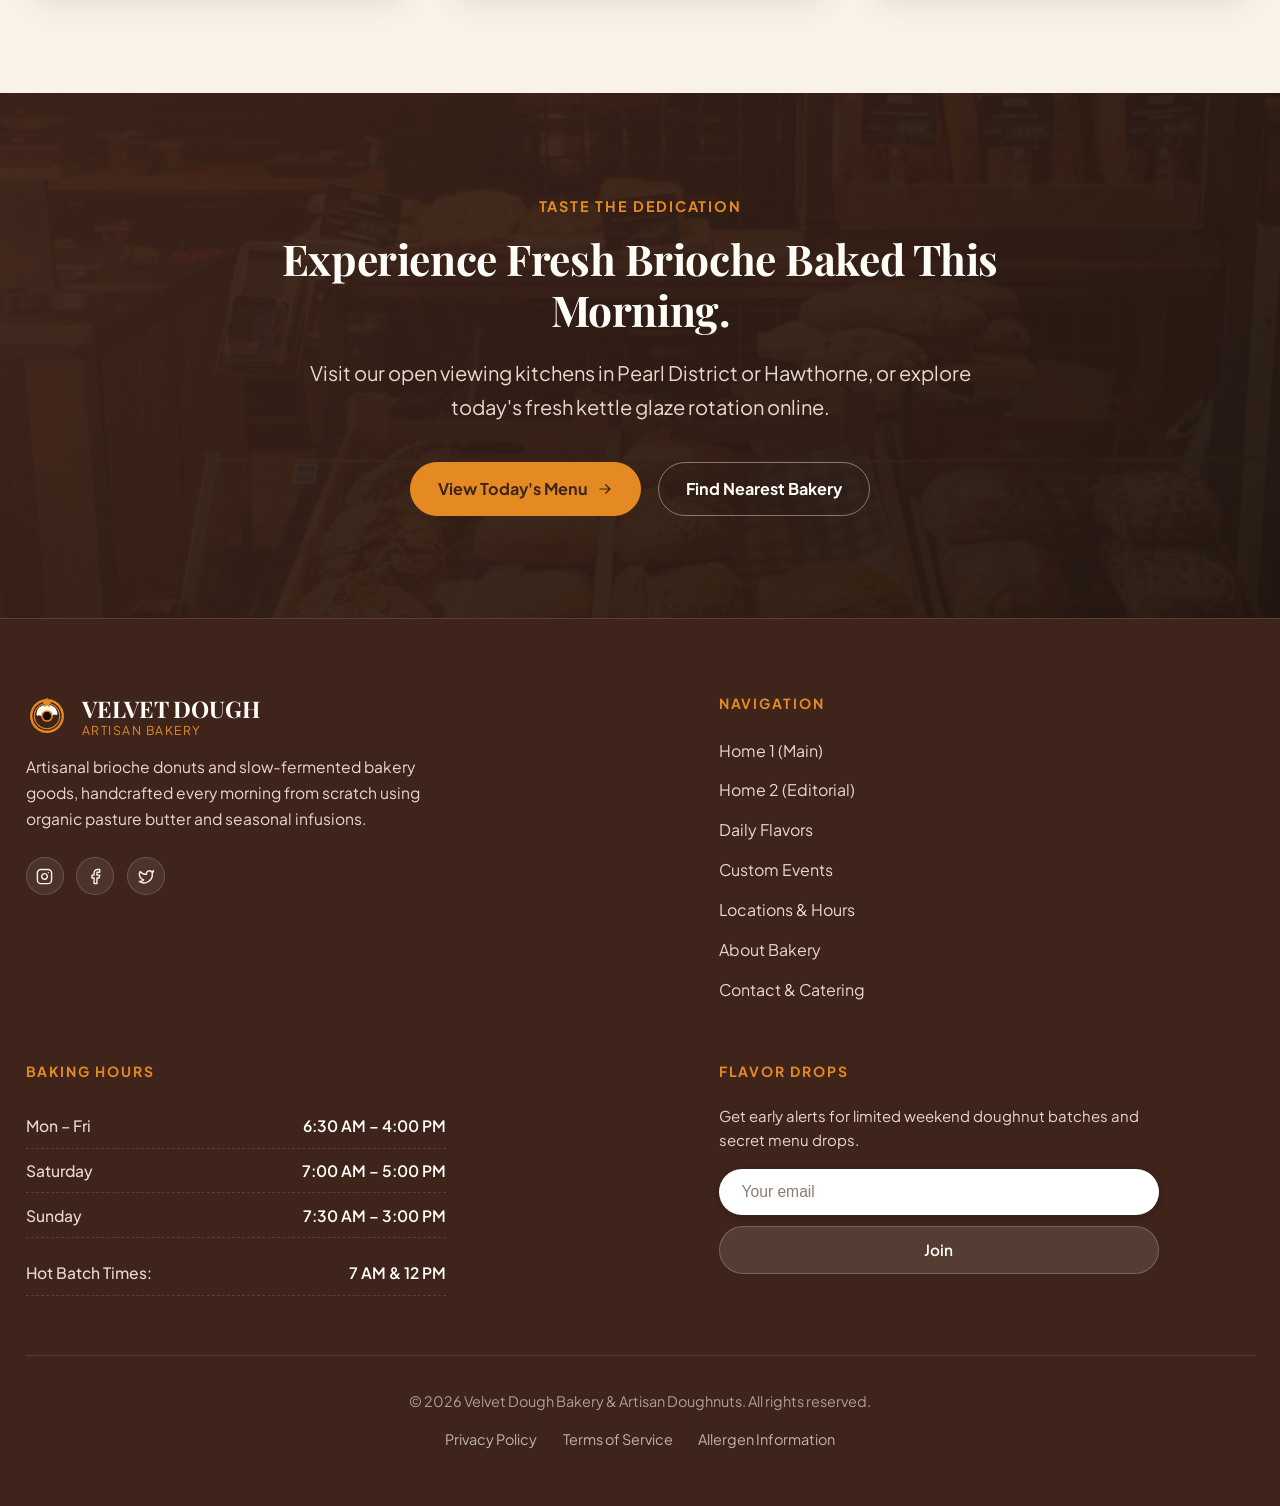
<file: about.html>
<!DOCTYPE html>
<html lang="en" dir="ltr" data-theme="light">

<head>
  <meta charset="UTF-8">
  <meta name="viewport" content="width=device-width, initial-scale=1.0">
  <title>About Our Bakery &amp; Founders | Velvet Dough Atelier</title>
  <meta name="description"
    content="Meet founders Elena & Julian and discover the old-world sourdough craft, organic flours, and Normandy pasture butter behind Velvet Dough.">

  <!-- Core Design System CSS -->
  <link rel="icon" type="image/svg+xml" href="assets/images/favicon.svg">
  <link rel="stylesheet" href="assets/css/style.css">
  <link rel="stylesheet" href="assets/css/responsive.css">
</head>

<body>

  <!-- BRANDED GLOBAL LOADER -->
  <div id="global-loader" aria-label="Loading Velvet Dough Story">
    <div class="loader-donut-spinner"></div>
    <div class="loader-text">Velvet Dough</div>
  </div>

  <!-- FIXED SLIM HEADER -->
  <header class="site-header" id="main-header">
    <div class="site-container header-inner">

      <!-- Brand Logo + Identity -->
      <a href="index.html" class="header-brand" aria-label="Velvet Dough Home">
        <div class="header-brand-icon">
          <svg viewBox="0 0 48 48" fill="none">
            <circle cx="24" cy="24" r="18" stroke="#E58A22" stroke-width="2.8" stroke-linecap="round"
              stroke-dasharray="2.5 1.5" />
            <circle cx="24" cy="24" r="14.5" fill="#3E241A" stroke="#E58A22" stroke-width="1.2" />
            <path
              d="M12 22C12 16 16.5 11 24 11C31.5 11 36 16 36 22C34.5 24 33 21 31 23C29 25 27.5 22 25.5 24C23.5 26 21.5 22.5 19.5 24C17.5 25.5 15.5 22 14 23.5C12.8 24.5 12 23 12 22Z"
              fill="#FFFDF8" />
            <circle cx="24" cy="24" r="5.8" fill="#140D09" stroke="#E58A22" stroke-width="1.8" />
            <path d="M24 2.5L25.8 6.5L30 7.2L26.8 10L27.6 14.2L24 12L20.4 14.2L21.2 10L18 7.2L22.2 6.5L24 2.5Z"
              fill="#E58A22" />
            <circle cx="16" cy="18" r="1.1" fill="#FFFDF8" />
            <circle cx="31" cy="17" r="1.1" fill="#FFFDF8" />
          </svg>
        </div>
        <div class="header-brand-text">
          <span class="header-brand-title">VELVET DOUGH</span>
          <span class="header-brand-sub">Artisan Bakery</span>
        </div>
      </a>

      <!-- Desktop Navigation: EXACTLY 6 PRIMARY ITEMS -->
      <nav class="header-nav" aria-label="Primary Navigation">
        <!-- 1. Home (Click-only Dropdown) -->
        <div class="nav-item-dropdown">
          <button class="dropdown-toggle" id="homeDropdownBtn" aria-haspopup="true" aria-expanded="false" type="button">
            <span>Home</span>
            <svg viewBox="0 0 20 20" fill="currentColor" aria-hidden="true">
              <path fill-rule="evenodd"
                d="M5.23 7.21a.75.75 0 011.06.02L10 10.94l3.71-3.71a.75.75 0 111.06 1.06l-4.24 4.25a.75.75 0 01-1.06 0L5.21 8.27a.75.75 0 01.02-1.06z"
                clip-rule="evenodd" />
            </svg>
          </button>
          <div class="dropdown-menu" id="homeDropdownMenu" aria-labelledby="homeDropdownBtn">
            <a href="index.html" class="dropdown-link">Home 1 (Main)</a>
            <a href="home-2.html" class="dropdown-link">Home 2 (Editorial)</a>
          </div>
        </div>

        <!-- 2. Menu -->
        <a href="menu.html" class="nav-link">Menu</a>

        <!-- 3. Custom Orders -->
        <a href="custom-orders.html" class="nav-link">Custom Orders</a>

        <!-- 4. Locations -->
        <a href="locations.html" class="nav-link">Locations</a>

        <!-- 5. About (Active - Strictly Mandatory) -->
        <a href="about.html" class="nav-link active">About</a>

        <!-- 6. Contact -->
        <a href="contact.html" class="nav-link">Contact</a>
      </nav>

      <!-- Desktop Header Controls: RTL, Dark Mode, Member Login -->
      <div class="header-actions">
        <div class="header-controls-pill">
          <button class="btn-control-icon rtl-toggle-btn" aria-label="Toggle Text Direction (RTL / LTR)"
            title="Toggle Direction (RTL / LTR)">
            <span class="rtl-toggle-text">RTL</span>
          </button>

          <button class="btn-control-icon theme-toggle-btn" aria-label="Toggle Dark Mode" title="Toggle Theme">
            <svg class="icon-sun" viewBox="0 0 24 24" fill="none" stroke="currentColor" stroke-width="2.2"
              stroke-linecap="round" stroke-linejoin="round" style="display:none;">
              <circle cx="12" cy="12" r="5" />
              <line x1="12" y1="1" x2="12" y2="3" />
              <line x1="12" y1="21" x2="12" y2="23" />
              <line x1="4.22" y1="4.22" x2="5.64" y2="5.64" />
              <line x1="18.36" y1="18.36" x2="19.78" y2="19.78" />
              <line x1="1" y1="12" x2="3" y2="12" />
              <line x1="21" y1="12" x2="23" y2="12" />
              <line x1="4.22" y1="19.78" x2="5.64" y2="18.36" />
              <line x1="18.36" y1="5.64" x2="19.78" y2="4.22" />
            </svg>
            <svg class="icon-moon" viewBox="0 0 24 24" fill="none" stroke="currentColor" stroke-width="2.2"
              stroke-linecap="round" stroke-linejoin="round">
              <path d="M21 12.79A9 9 0 1 1 11.21 3 7 7 0 0 0 21 12.79z" />
            </svg>
          </button>
        </div>

        <!-- Primary Header CTA: Order Online -->
        <a href="menu.html" class="btn-header-cta" aria-label="Order Online">
          <svg viewBox="0 0 24 24" fill="none" stroke="currentColor" stroke-width="2.2" stroke-linecap="round"
            stroke-linejoin="round">
            <path d="M6 2L3 6v14a2 2 0 0 0 2 2h14a2 2 0 0 0 2-2V6l-3-4z" />
            <line x1="3" y1="6" x2="21" y2="6" />
            <path d="M16 10a4 4 0 0 1-8 0" />
          </svg>
          <span>Order Online</span>
        </a>

        <button class="btn-menu-toggle" aria-label="Open Navigation Menu" type="button">
          <svg viewBox="0 0 24 24" fill="none" stroke="currentColor" stroke-width="2.2" stroke-linecap="round"
            stroke-linejoin="round">
            <line x1="3" y1="12" x2="21" y2="12" />
            <line x1="3" y1="6" x2="21" y2="6" />
            <line x1="3" y1="18" x2="21" y2="18" />
          </svg>
        </button>
      </div>

    </div>
  </header>

  <!-- MOBILE OFFCANVAS DRAWER -->
  <aside class="mobile-nav-drawer" id="mobileDrawer" aria-hidden="true">
    <div class="mobile-nav-panel">
      <div class="mobile-nav-header">
        <a href="index.html" class="header-brand">
          <div class="header-brand-icon">
            <svg viewBox="0 0 48 48" fill="none">
              <circle cx="24" cy="24" r="18" stroke="#E58A22" stroke-width="2.8" stroke-linecap="round"
                stroke-dasharray="2.5 1.5" />
              <circle cx="24" cy="24" r="14.5" fill="#3E241A" stroke="#E58A22" stroke-width="1.2" />
              <path
                d="M12 22C12 16 16.5 11 24 11C31.5 11 36 16 36 22C34.5 24 33 21 31 23C29 25 27.5 22 25.5 24C23.5 26 21.5 22.5 19.5 24C17.5 25.5 15.5 22 14 23.5C12.8 24.5 12 23 12 22Z"
                fill="#FFFDF8" />
              <circle cx="24" cy="24" r="5.8" fill="#140D09" stroke="#E58A22" stroke-width="1.8" />
              <path d="M24 2.5L25.8 6.5L30 7.2L26.8 10L27.6 14.2L24 12L20.4 14.2L21.2 10L18 7.2L22.2 6.5L24 2.5Z"
                fill="#E58A22" />
            </svg>
          </div>
          <div class="header-brand-text">
            <span class="header-brand-title">VELVET DOUGH</span>
            <span class="header-brand-sub">Artisan Bakery</span>
          </div>
        </a>
        <button class="mobile-close-btn" aria-label="Close Navigation Menu" type="button">
          <svg viewBox="0 0 24 24" fill="none" stroke="currentColor" stroke-width="2" stroke-linecap="round"
            stroke-linejoin="round" style="width:20px;height:20px;">
            <line x1="18" y1="6" x2="6" y2="18" />
            <line x1="6" y1="6" x2="18" y2="18" />
          </svg>
        </button>
      </div>

      <nav class="mobile-nav-body">
        <div class="mobile-accordion-wrapper">
          <button class="mobile-accordion-toggle" type="button" aria-expanded="false">
            <span>Home</span>
            <svg viewBox="0 0 20 20" fill="currentColor">
              <path fill-rule="evenodd"
                d="M5.23 7.21a.75.75 0 011.06.02L10 10.94l3.71-3.71a.75.75 0 111.06 1.06l-4.24 4.25a.75.75 0 01-1.06 0L5.21 8.27a.75.75 0 01.02-1.06z"
                clip-rule="evenodd" />
            </svg>
          </button>
          <div class="mobile-accordion-content">
            <a href="index.html" class="mobile-sublink">Home 1 (Main)</a>
            <a href="home-2.html" class="mobile-sublink">Home 2 (Editorial)</a>
          </div>
        </div>

        <a href="menu.html" class="mobile-nav-link">Menu</a>
        <a href="custom-orders.html" class="mobile-nav-link">Custom Orders</a>
        <a href="locations.html" class="mobile-nav-link">Locations</a>
        <a href="about.html" class="mobile-nav-link active">About</a>
        <a href="contact.html" class="mobile-nav-link">Contact</a>
      </nav>

      <div class="mobile-nav-footer">
        <a href="menu.html" class="mobile-drawer-cta" aria-label="Order Online">
          <svg viewBox="0 0 24 24" fill="none" stroke="currentColor" stroke-width="2.2" stroke-linecap="round"
            stroke-linejoin="round" style="width:18px;height:18px;">
            <path d="M6 2L3 6v14a2 2 0 0 0 2 2h14a2 2 0 0 0 2-2V6l-3-4z" />
            <line x1="3" y1="6" x2="21" y2="6" />
            <path d="M16 10a4 4 0 0 1-8 0" />
          </svg>
          <span>Order Online</span>
        </a>
      </div>
    </div>
  </aside>

  <!-- ==========================================================================
       MAIN CONTENT: EXACTLY 5 MAIN CONTENT SECTIONS (INNER PAGE: ABOUT)
       ========================================================================== -->
  <main id="main-content">

    <!-- SECTION 1: FOUNDERS ATELIER HERITAGE HERO BANNER (Matches Menu Hero Banner Style & Height) -->
    <section class="about-hero-section" id="about-hero">
      <div class="site-container">
        <span class="hero-badge" style="background:rgba(229,138,34,0.18);">
          <span class="hero-badge-dot"></span>
          <span>Our Origins • Established 2018</span>
        </span>
        <h1 style="font-size:3.2rem;color:#FFFDF8;margin:0.75rem 0 1rem 0;line-height:1.15;">
          Reinventing The Morning Donut as <em>High Patisserie</em>
        </h1>
        <p style="font-size:1.1rem;color:var(--color-beige);max-width:640px;margin:0 auto;line-height:1.6;">
          Founded by Elena Rostova and Julian Thorne, Velvet Dough was born from a singular obsession: to rescue the
          donut from commercial chemical shortenings and restore it to old-world French brioche excellence.
        </p>

        <!-- Stats & Quick Jumper Navigation Tabs (Matches Menu Filter Navigation) -->
        <div class="about-hero-pills-wrap">
          <div class="about-stat-chip">
            <strong>8 Years</strong>
            <span>Old Sourdough Starter</span>
          </div>
          <div class="about-stat-chip">
            <strong>0 Grams</strong>
            <span>Artificial Shortening</span>
          </div>
          <a href="#heritage-chapters" class="menu-filter-pill active">Our Milestones</a>
          <a href="#craft-pillars" class="menu-filter-pill">Four Pillars</a>
          <a href="#patissier-team" class="menu-filter-pill">Master Patissiers</a>
        </div>
      </div>
    </section>

    <!-- SECTION 2: HERITAGE CHAPTERS TIMELINE -->
    <section class="about-chapters-section" id="heritage-chapters">
      <div class="site-container">
        <div class="about-chapters-grid">
          <div class="about-chapters-media">
            <img src="assets/images/about/p39.jpg" alt="Artisan copper mixing pots and hand kneading of brioche dough"
              width="600" height="460" loading="lazy">
          </div>

          <div>
            <span class="section-eyebrow">Our Milestones</span>
            <h2 class="section-title">A Journey of Patience &amp; Butter</h2>
            <p style="font-size:1.05rem;color:var(--text-muted);line-height:1.65;margin-bottom:2rem;">
              What began with one vintage French copper kettle has grown into a beloved Pacific Northwest culinary
              staple.
            </p>

            <div class="about-chapters-list">
              <div class="about-chapter-item">
                <span class="about-chapter-year">2018</span>
                <div>
                  <h3 style="font-size:1.2rem;color:var(--text-main);margin-bottom:0.25rem;">The First Copper Kettle
                  </h3>
                  <p style="font-size:0.9rem;color:var(--text-muted);line-height:1.55;">
                    Elena and Julian launched a 40-donut weekend pop-up at local farmers markets, selling out within 14
                    minutes.
                  </p>
                </div>
              </div>

              <div class="about-chapter-item">
                <span class="about-chapter-year">2021</span>
                <div>
                  <h3 style="font-size:1.2rem;color:var(--text-main);margin-bottom:0.25rem;">The 24-Hour Fermentation
                    Mastery</h3>
                  <p style="font-size:0.9rem;color:var(--text-muted);line-height:1.55;">
                    After 300 test batches, we perfected our signature 4°C slow lactic cold ferment, creating a brioche
                    donut that stays featherlight.
                  </p>
                </div>
              </div>

              <div class="about-chapter-item">
                <span class="about-chapter-year">2026</span>
                <div>
                  <h3 style="font-size:1.2rem;color:var(--text-main);margin-bottom:0.25rem;">Two Flagship Neighborhood
                    Ateliers</h3>
                  <p style="font-size:0.9rem;color:var(--text-muted);line-height:1.55;">
                    Expanding to Pearl District and Hawthorne Garden Courtyard, serving over 1,200 fresh hot rings every
                    morning.
                  </p>
                </div>
              </div>
            </div>
          </div>
        </div>
      </div>
    </section>

    <!-- SECTION 3: FOUR CRAFT PILLARS -->
    <section class="about-pillars-section" id="craft-pillars">
      <div class="site-container">
        <div class="section-head">
          <span class="section-eyebrow">Our Standards</span>
          <h2 class="section-title">Four Uncompromising Commitments</h2>
          <p class="section-subtitle">
            We will never cut corners on ingredient purity, fermentation time, or craftsmanship ethics.
          </p>
        </div>

        <div class="about-pillars-grid">
          <div class="about-pillar-card">
            <span class="about-pillar-num">01</span>
            <h3 style="font-size:1.25rem;color:var(--text-main);margin-bottom:0.45rem;">Normandy Cultured Butter</h3>
            <p style="font-size:0.88rem;color:var(--text-muted);line-height:1.6;">
              84% butterfat European cultured cream with zero palm oils, hydrogenated fats, or artificial butter
              flavorings.
            </p>
          </div>

          <div class="about-pillar-card">
            <span class="about-pillar-num">02</span>
            <h3 style="font-size:1.25rem;color:var(--text-main);margin-bottom:0.45rem;">Stoneground Organic Flour</h3>
            <p style="font-size:0.88rem;color:var(--text-muted);line-height:1.6;">
              Single-farm Pacific Northwest wheat milled fresh every 48 hours to preserve living germ oils and roasted
              grain aroma.
            </p>
          </div>

          <div class="about-pillar-card">
            <span class="about-pillar-num">03</span>
            <h3 style="font-size:1.25rem;color:var(--text-main);margin-bottom:0.45rem;">24-Hour Cold Fermentation</h3>
            <p style="font-size:0.88rem;color:var(--text-muted);line-height:1.6;">
              Patience over haste. Natural sourdough starter enzymes break down starches, creating a digestible,
              cloud-soft brioche crumb.
            </p>
          </div>

          <div class="about-pillar-card">
            <span class="about-pillar-num">04</span>
            <h3 style="font-size:1.25rem;color:var(--text-main);margin-bottom:0.45rem;">Botanical Glaze Reductions</h3>
            <p style="font-size:0.88rem;color:var(--text-muted);line-height:1.6;">
              Simmered in copper pots using hand-squeezed organic citrus, whole Madagascar vanilla caviar, and field
              berry purees.
            </p>
          </div>
        </div>
      </div>
    </section>

    <!-- SECTION 4: MASTER PATISSIER TEAM -->
    <section class="about-team-section" id="patissier-team">
      <div class="site-container">
        <div class="section-head">
          <span class="section-eyebrow">The Culinary Hands</span>
          <h2 class="section-title">Meet Our Master Patissiers</h2>
          <p class="section-subtitle">
            Trained in classical French viennoiserie, dedicated to morning doughnut perfection.
          </p>
        </div>

        <div class="about-team-grid">
          <!-- Member 1 -->
          <article class="team-card">
            <div class="team-media">
              <img src="assets/images/about/about-team-elena.jpg" alt="Elena Rostova, Founding Head Baker"
                loading="lazy">
            </div>
            <div class="team-body">
              <h3 class="team-name">Elena Rostova</h3>
              <div class="team-role">Head Baker &amp; Founder</div>
              <p class="team-bio">
                Trained in Paris and Lyon, Elena leads our 24-hour dough fermentation and brass die cutting processes
                every morning.
              </p>
              <span class="team-specialty-tag">Specialty: Brioche Ferment</span>
            </div>
          </article>

          <!-- Member 2 -->
          <article class="team-card">
            <div class="team-media">
              <img src="assets/images/about/about-team-julian.jpg" alt="Julian Thorne, Co-Founder & Master Chocolatier"
                loading="lazy">
            </div>
            <div class="team-body">
              <h3 class="team-name">Julian Thorne</h3>
              <div class="team-role">Chocolatier &amp; Co-Founder</div>
              <p class="team-bio">
                A Swiss-trained confectioner who sources direct-trade Ecuadorian cacao and formulates our copper kettle
                glazes.
              </p>
              <span class="team-specialty-tag">Specialty: Ganache &amp; Glaze</span>
            </div>
          </article>

          <!-- Member 3 -->
          <article class="team-card">
            <div class="team-media">
              <img src="assets/images/about/about-team-chloe.jpg" alt="Chloe Martinez, Pastry Chef & Botanical Lead"
                loading="lazy">
            </div>
            <div class="team-body">
              <h3 class="team-name">Chloe Martinez</h3>
              <div class="team-role">Botanical Pastry Lead</div>
              <p class="team-bio">
                Infuses fresh floral syrups, wild herbs, and manages edible organic flower garnishing for our seasonal
                drops.
              </p>
              <span class="team-specialty-tag">Specialty: Botanical Curds</span>
            </div>
          </article>
        </div>
      </div>
    </section>

    <!-- SECTION 5: EXPERIENCE VELVET DOUGH CTA (Strict Rule: Last Section is CTA) -->
    <section class="about-cta-section" id="about-cta">
      <div class="site-container">
        <div class="cta-inner-box">
          <span class="cta-eyebrow">Taste The Dedication</span>
          <h2 class="cta-title">Experience Fresh Brioche Baked This Morning.</h2>
          <p class="cta-desc">
            Visit our open viewing kitchens in Pearl District or Hawthorne, or explore today's fresh kettle glaze
            rotation online.
          </p>
          <div class="cta-button-group">
            <a href="menu.html" class="btn-primary">
              <span>View Today's Menu</span>
              <svg viewBox="0 0 20 20" fill="currentColor" style="width:16px;height:16px;">
                <path fill-rule="evenodd"
                  d="M3 10a.75.75 0 01.75-.75h10.638L10.23 5.29a.75.75 0 111.04-1.08l5.5 5.25a.75.75 0 010 1.08l-5.5 5.25a.75.75 0 11-1.04-1.08l4.158-3.96H3.75A.75.75 0 013 10z"
                  clip-rule="evenodd" />
              </svg>
            </a>
            <a href="locations.html" class="btn-dark-secondary">Find Nearest Bakery</a>
          </div>
        </div>
      </div>
    </section>

  </main>

  <!-- SHARED FOOTER -->
  <footer class="site-footer">
    <div class="site-container">
      <div class="footer-grid">
        <!-- Col 1: Brand Info -->
        <div>
          <a href="index.html" class="footer-brand" aria-label="Velvet Dough Home">
            <div class="footer-brand-icon">
              <svg viewBox="0 0 48 48" fill="none">
                <circle cx="24" cy="24" r="18" stroke="#E58A22" stroke-width="2.8" stroke-linecap="round"
                  stroke-dasharray="2.5 1.5" />
                <circle cx="24" cy="24" r="14.5" fill="#3E241A" stroke="#E58A22" stroke-width="1.2" />
                <path
                  d="M12 22C12 16 16.5 11 24 11C31.5 11 36 16 36 22C34.5 24 33 21 31 23C29 25 27.5 22 25.5 24C23.5 26 21.5 22.5 19.5 24C17.5 25.5 15.5 22 14 23.5C12.8 24.5 12 23 12 22Z"
                  fill="#FFFDF8" />
                <circle cx="24" cy="24" r="5.8" fill="#140D09" stroke="#E58A22" stroke-width="1.8" />
                <path d="M24 2.5L25.8 6.5L30 7.2L26.8 10L27.6 14.2L24 12L20.4 14.2L21.2 10L18 7.2L22.2 6.5L24 2.5Z"
                  fill="#E58A22" />
                <circle cx="16" cy="18" r="1.1" fill="#FFFDF8" />
                <circle cx="31" cy="17" r="1.1" fill="#FFFDF8" />
              </svg>
            </div>
            <div class="footer-brand-text">
              <span class="footer-brand-title">VELVET DOUGH</span>
              <span class="footer-brand-sub">Artisan Bakery</span>
            </div>
          </a>
          <p class="footer-brand-desc">
            Artisanal brioche donuts and slow-fermented bakery goods, handcrafted every morning from scratch using
            organic pasture butter and seasonal infusions.
          </p>
          <div class="footer-social-links">
            <a href="#" class="footer-social-btn" aria-label="Instagram">
              <svg viewBox="0 0 24 24" fill="none" stroke="currentColor" stroke-width="2" stroke-linecap="round"
                stroke-linejoin="round">
                <rect x="2" y="2" width="20" height="20" rx="5" ry="5" />
                <path d="M16 11.37A4 4 0 1 1 12.63 8 4 4 0 0 1 16 11.37z" />
                <line x1="17.5" y1="6.5" x2="17.51" y2="6.5" />
              </svg>
            </a>
            <a href="#" class="footer-social-btn" aria-label="Facebook">
              <svg viewBox="0 0 24 24" fill="none" stroke="currentColor" stroke-width="2" stroke-linecap="round"
                stroke-linejoin="round">
                <path d="M18 2h-3a5 5 0 0 0-5 5v3H7v4h3v8h4v-8h3l1-4h-4V7a1 1 0 0 1 1-1h3z" />
              </svg>
            </a>
            <a href="#" class="footer-social-btn" aria-label="Twitter / X">
              <svg viewBox="0 0 24 24" fill="none" stroke="currentColor" stroke-width="2" stroke-linecap="round"
                stroke-linejoin="round">
                <path
                  d="M22 4s-.7 2.1-2 3.4c1.6 10-9.4 17.3-18 11.6 2.2.1 4.4-.6 6-2C3 15.5.5 9.6 3 5c2.2 2.6 5.6 4.1 9 4-.9-4.2 4-6.6 7-3.8 1.1 0 3-1.2 3-1.2z" />
              </svg>
            </a>
          </div>
        </div>

        <!-- Col 2: Navigation -->
        <div>
          <h4 class="footer-col-title">Navigation</h4>
          <ul class="footer-nav-list">
            <li><a href="index.html" class="footer-nav-link">Home 1 (Main)</a></li>
            <li><a href="home-2.html" class="footer-nav-link">Home 2 (Editorial)</a></li>
            <li><a href="menu.html" class="footer-nav-link">Daily Flavors</a></li>
            <li><a href="custom-orders.html" class="footer-nav-link">Custom Events</a></li>
            <li><a href="locations.html" class="footer-nav-link">Locations &amp; Hours</a></li>
            <li><a href="about.html" class="footer-nav-link">About Bakery</a></li>
            <li><a href="contact.html" class="footer-nav-link">Contact &amp; Catering</a></li>
          </ul>
        </div>

        <!-- Col 3: Hours -->
        <div>
          <h4 class="footer-col-title">Baking Hours</h4>
          <div class="footer-hours-item">
            <span>Mon – Fri</span>
            <span>6:30 AM – 4:00 PM</span>
          </div>
          <div class="footer-hours-item">
            <span>Saturday</span>
            <span>7:00 AM – 5:00 PM</span>
          </div>
          <div class="footer-hours-item">
            <span>Sunday</span>
            <span>7:30 AM – 3:00 PM</span>
          </div>
          <div class="footer-hours-item" style="margin-top:0.75rem;">
            <span>Hot Batch Times:</span>
            <span>7 AM & 12 PM</span>
          </div>
        </div>

        <!-- Col 4: Newsletter -->
        <div>
          <h4 class="footer-col-title">Flavor Drops</h4>
          <p style="font-size:0.88rem;color:var(--color-beige);margin-bottom:1rem;">
            Get early alerts for limited weekend doughnut batches and secret menu drops.
          </p>
          <form onsubmit="event.preventDefault(); alert('Subscribed to Velvet Dough alerts!');"
            style="display:flex;gap:0.5rem;flex-wrap:wrap;">
            <input type="email" placeholder="Your email" required
              style="flex:1;min-width:160px;padding:0.6rem 0.85rem;background:rgba(248,242,232,0.1);border:1px solid rgba(234,216,204,0.25);border-radius:var(--radius-full);color:#FFFDF8;font-size:0.88rem;outline:none;">
            <button type="submit" class="btn-primary" style="padding:0.6rem 1.1rem;font-size:0.85rem;">Join</button>
          </form>
        </div>
      </div>

      <!-- Footer Bottom -->
      <div class="footer-bottom">
        <div>&copy; 2026 Velvet Dough Bakery &amp; Artisan Doughnuts. All rights reserved.</div>
        <div class="footer-legal-links">
          <a href="#" class="footer-nav-link">Privacy Policy</a>
          <a href="#" class="footer-nav-link">Terms of Service</a>
          <a href="#" class="footer-nav-link">Allergen Information</a>
        </div>
      </div>
    </div>
  </footer>

  <!-- SCROLL TO TOP -->
  <button class="btn-scroll-top" aria-label="Scroll to top" type="button">
    <svg viewBox="0 0 24 24" fill="none" stroke="currentColor" stroke-width="2.5" stroke-linecap="round"
      stroke-linejoin="round">
      <polyline points="18 15 12 9 6 15" />
    </svg>
  </button>

  <!-- Core JavaScript -->
  <script src="assets/js/main.js"></script>
</body>

</html>
</file>
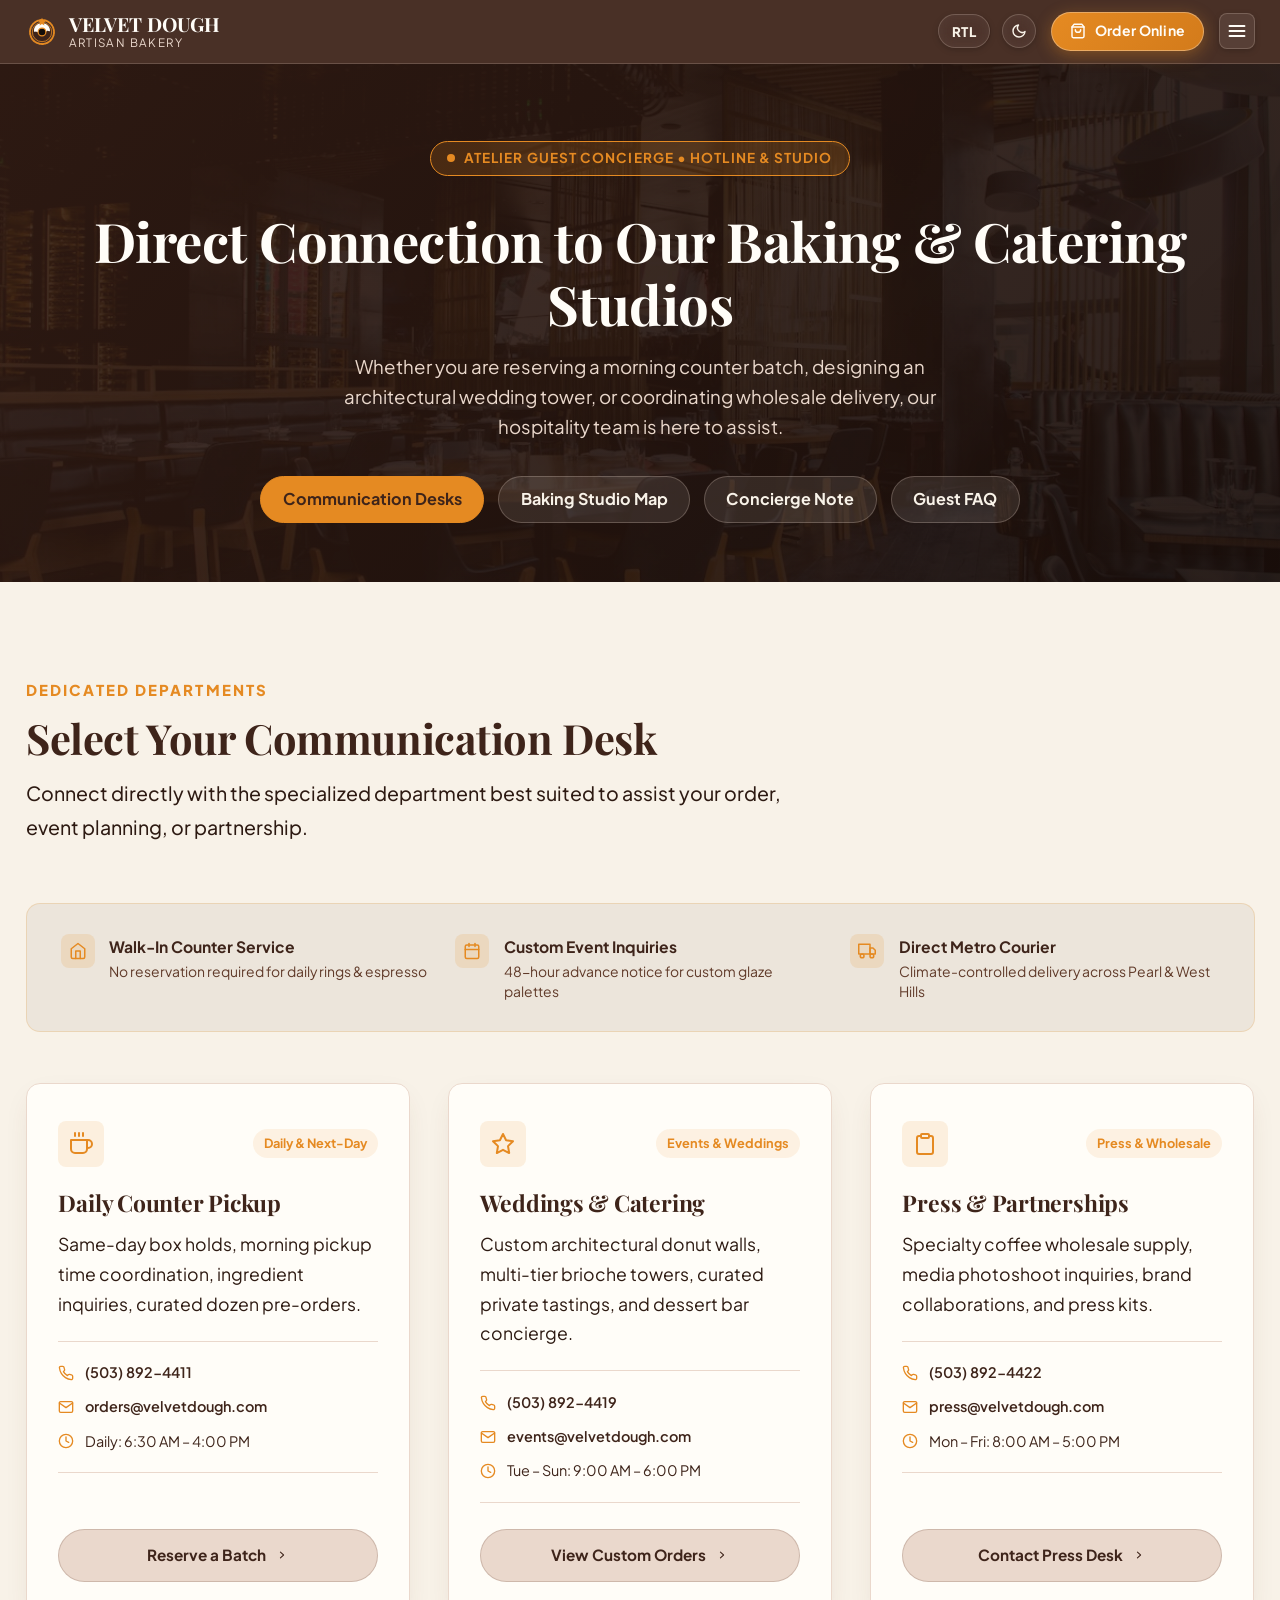
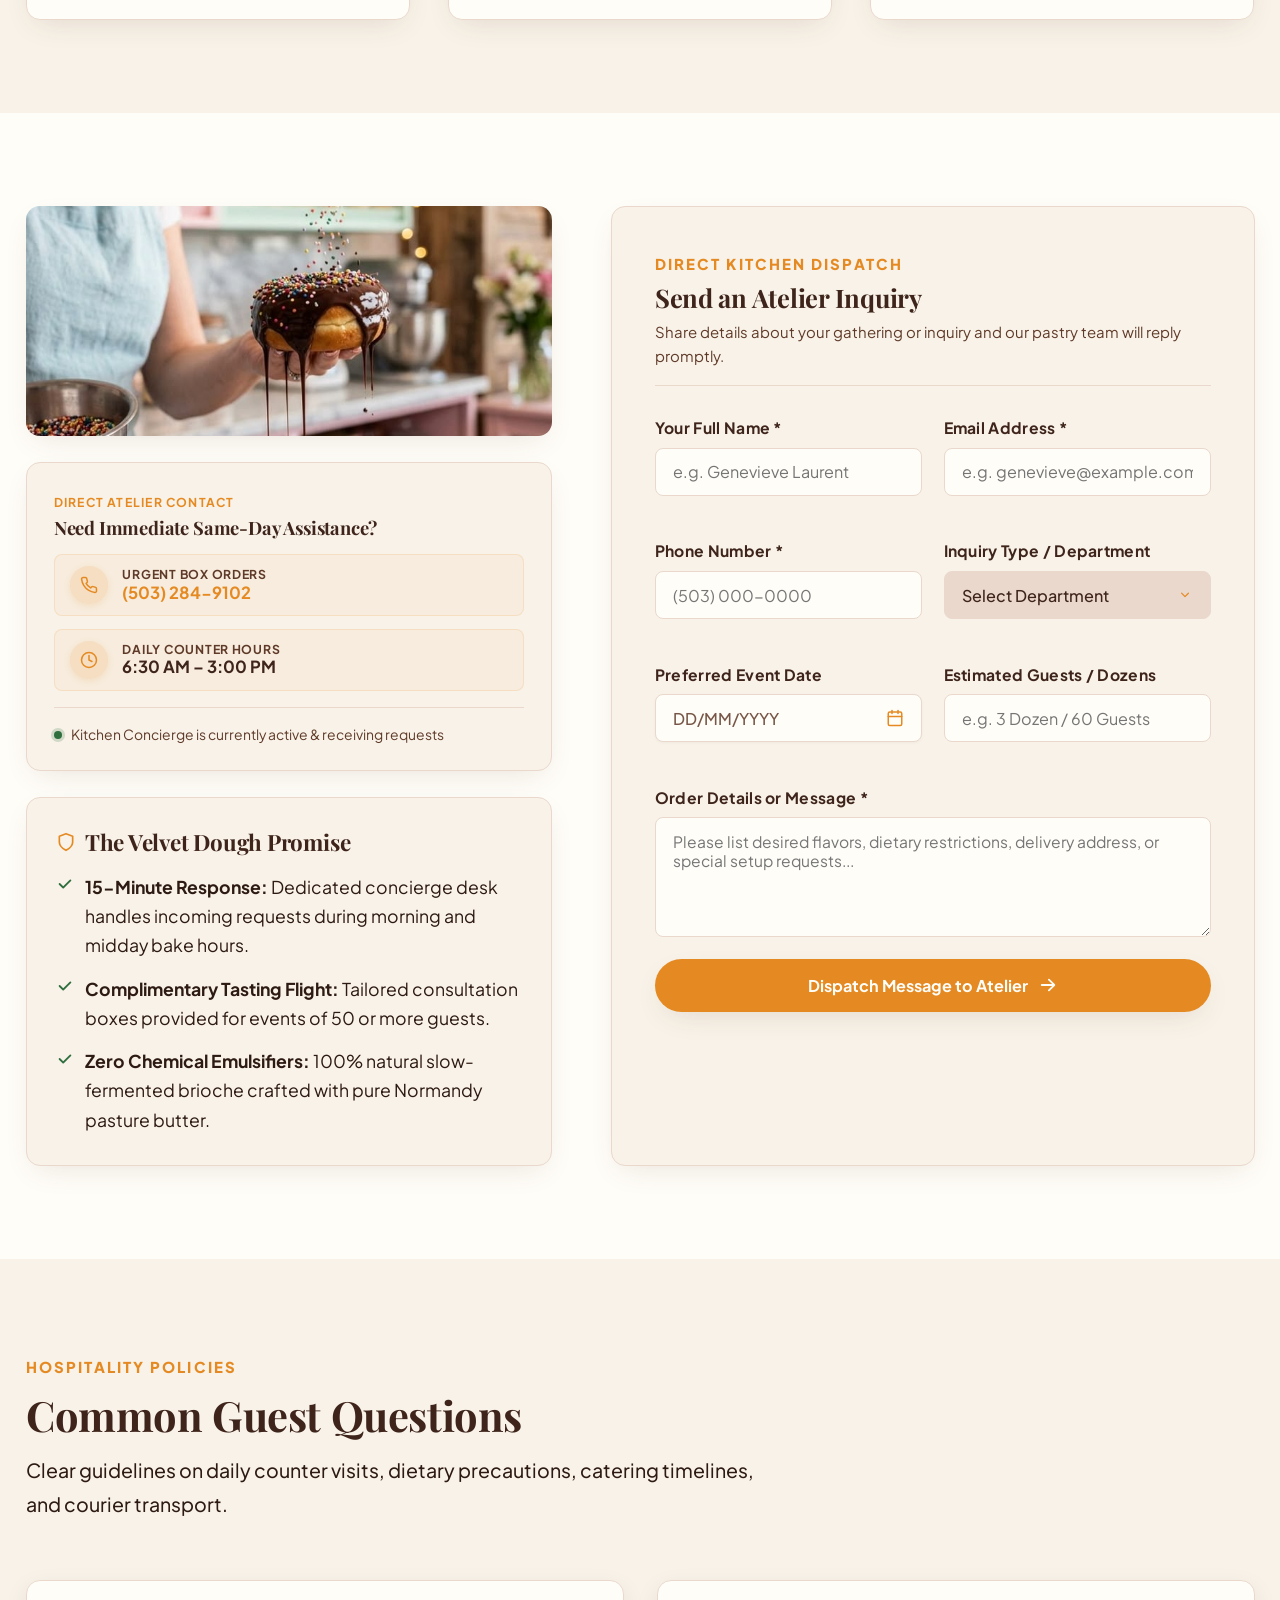
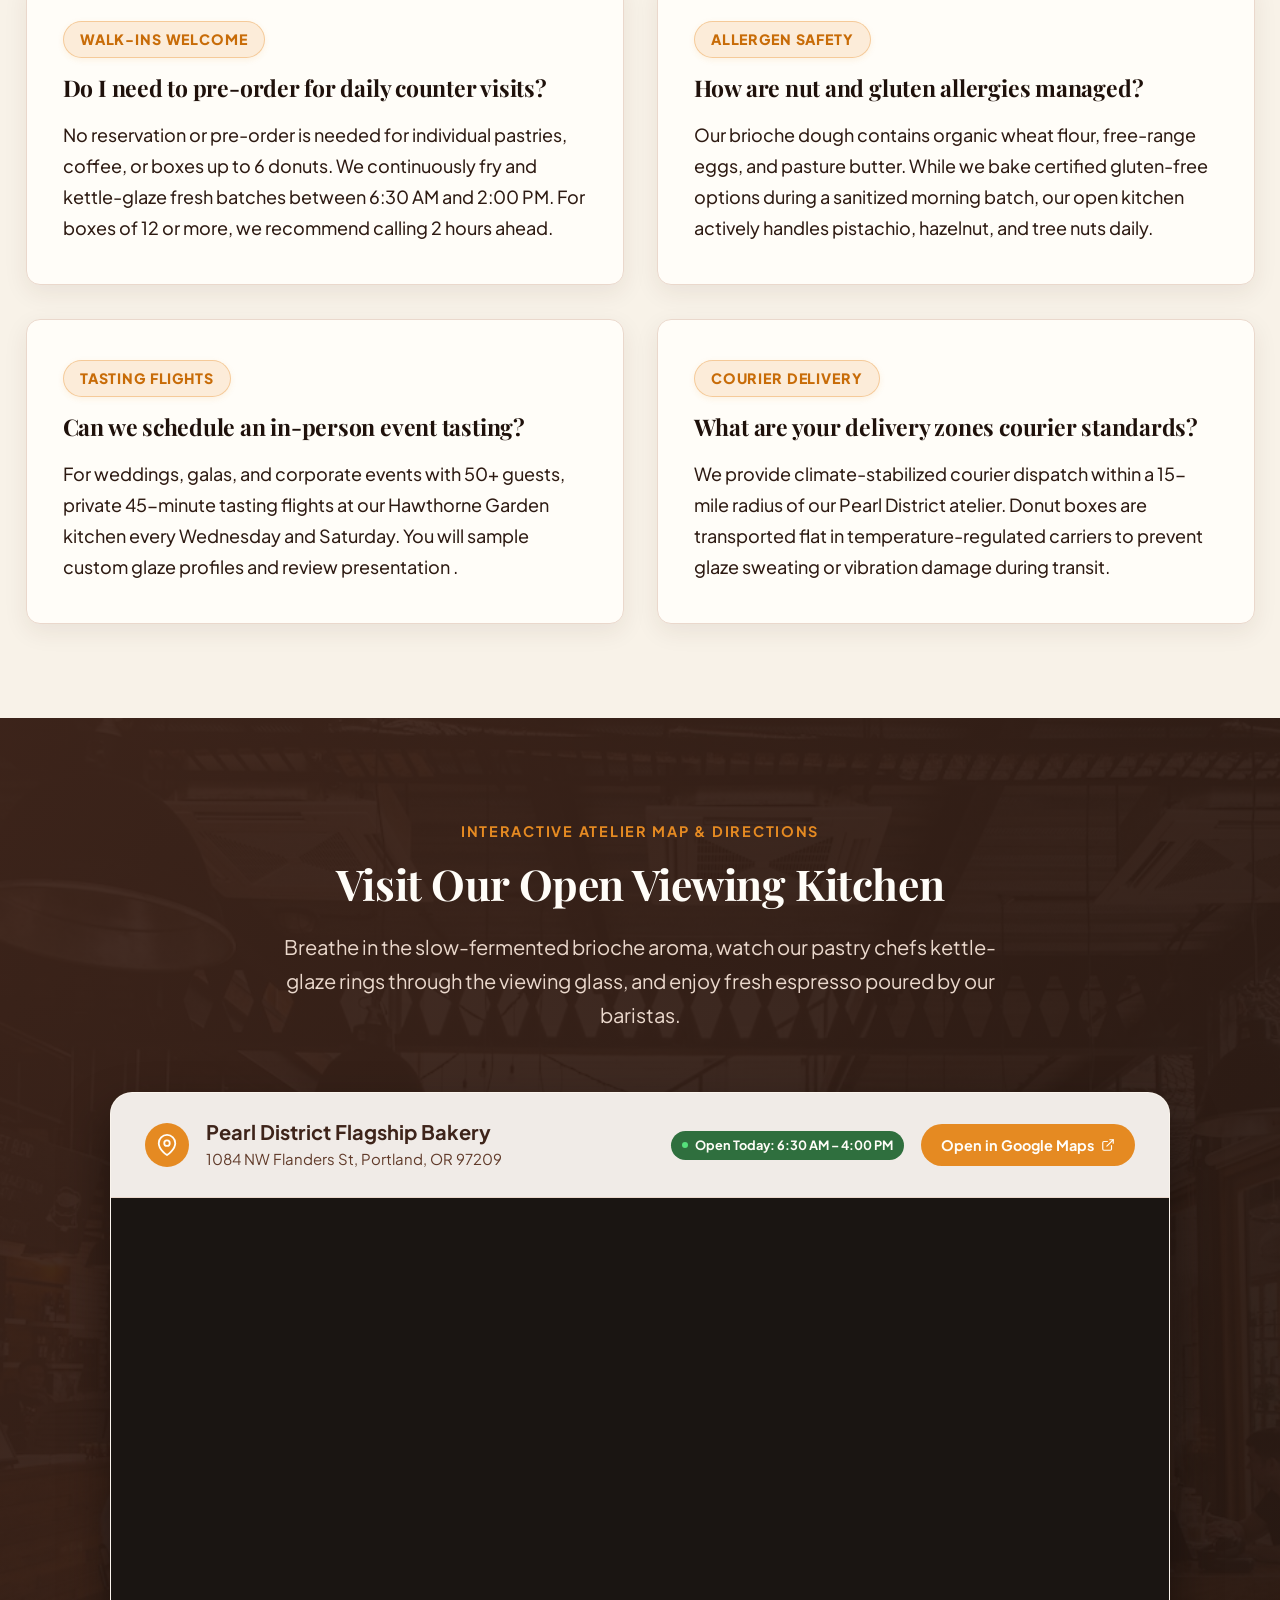
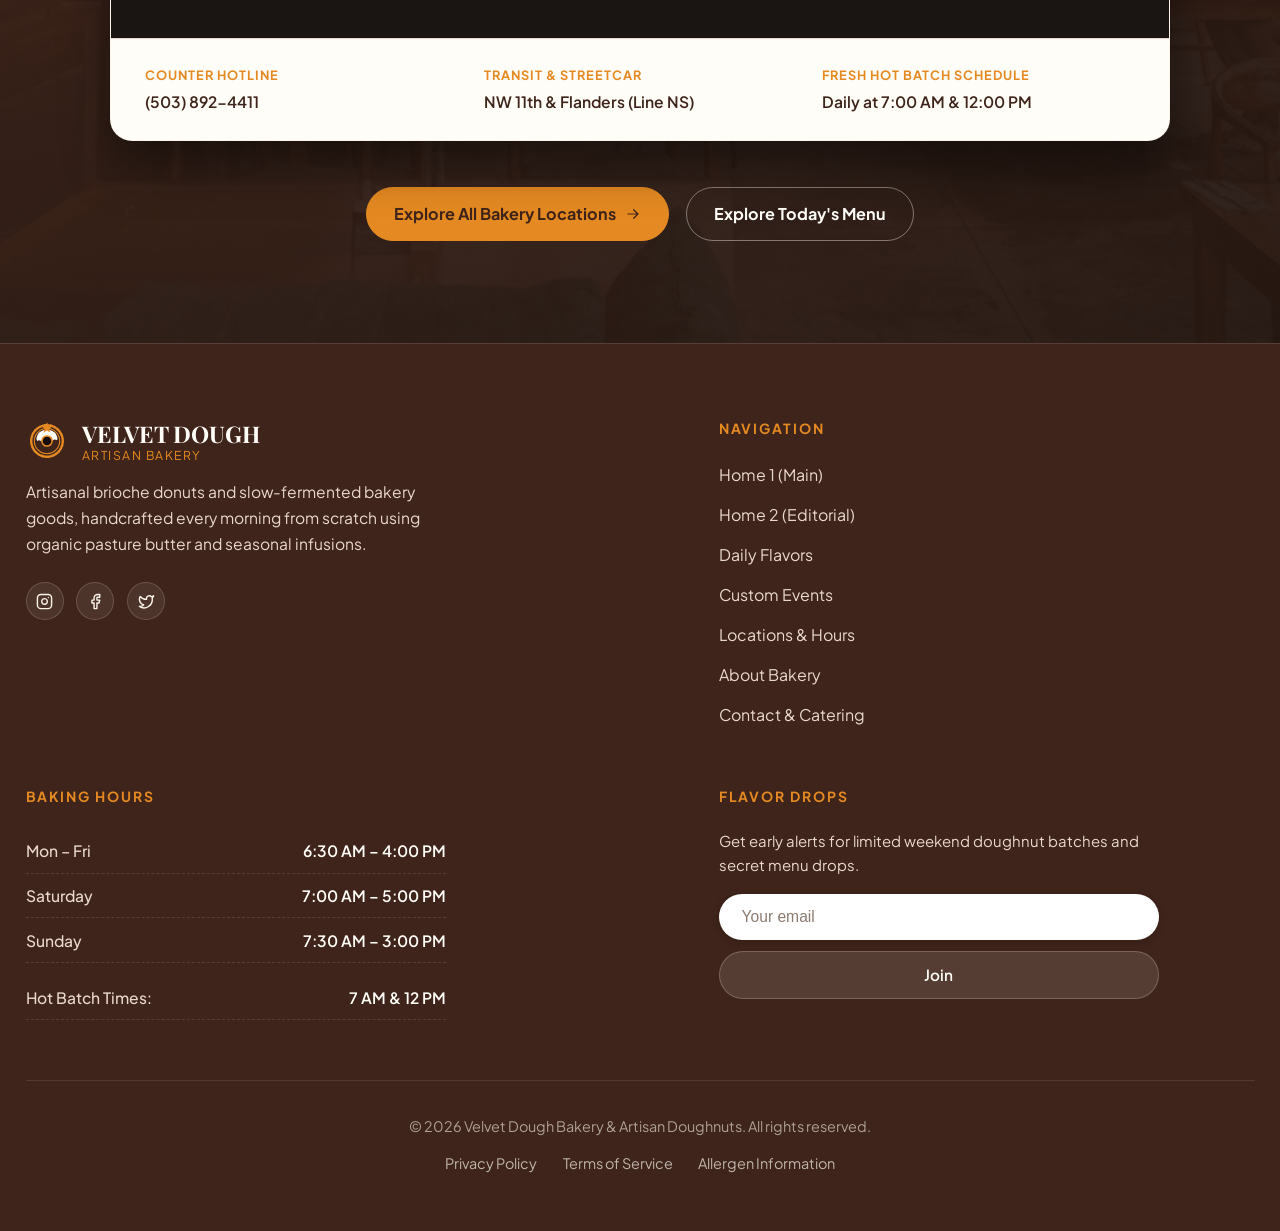
<file: contact.html>
<!DOCTYPE html>
<html lang="en" dir="ltr" data-theme="light">

<head>
  <meta charset="UTF-8">
  <meta name="viewport" content="width=device-width, initial-scale=1.0">
  <title>Contact &amp; Event Concierge | Velvet Dough Atelier</title>
  <meta name="description"
    content="Reach our artisan baking team and event concierge for same-day counter holds, wedding dessert towers, corporate catering, or wholesale partnerships.">

  <!-- Core Design System CSS -->
  <link rel="icon" type="image/svg+xml" href="assets/images/favicon.svg">
  <link rel="stylesheet" href="assets/css/style.css">
  <link rel="stylesheet" href="assets/css/responsive.css">
</head>

<body>

  <!-- BRANDED GLOBAL LOADER -->
  <div id="global-loader" aria-label="Loading Velvet Dough Contact">
    <div class="loader-donut-spinner"></div>
    <div class="loader-text">Velvet Dough</div>
  </div>

  <!-- FIXED SLIM HEADER -->
  <header class="site-header" id="main-header">
    <div class="site-container header-inner">

      <!-- Brand Logo + Identity -->
      <a href="index.html" class="header-brand" aria-label="Velvet Dough Home">
        <div class="header-brand-icon">
          <svg viewBox="0 0 48 48" fill="none">
            <circle cx="24" cy="24" r="18" stroke="#E58A22" stroke-width="2.8" stroke-linecap="round"
              stroke-dasharray="2.5 1.5" />
            <circle cx="24" cy="24" r="14.5" fill="#3E241A" stroke="#E58A22" stroke-width="1.2" />
            <path
              d="M12 22C12 16 16.5 11 24 11C31.5 11 36 16 36 22C34.5 24 33 21 31 23C29 25 27.5 22 25.5 24C23.5 26 21.5 22.5 19.5 24C17.5 25.5 15.5 22 14 23.5C12.8 24.5 12 23 12 22Z"
              fill="#FFFDF8" />
            <circle cx="24" cy="24" r="5.8" fill="#140D09" stroke="#E58A22" stroke-width="1.8" />
            <path d="M24 2.5L25.8 6.5L30 7.2L26.8 10L27.6 14.2L24 12L20.4 14.2L21.2 10L18 7.2L22.2 6.5L24 2.5Z"
              fill="#E58A22" />
            <circle cx="16" cy="18" r="1.1" fill="#FFFDF8" />
            <circle cx="31" cy="17" r="1.1" fill="#FFFDF8" />
          </svg>
        </div>
        <div class="header-brand-text">
          <span class="header-brand-title">VELVET DOUGH</span>
          <span class="header-brand-sub">Artisan Bakery</span>
        </div>
      </a>

      <!-- Desktop Navigation: EXACTLY 6 PRIMARY ITEMS -->
      <nav class="header-nav" aria-label="Primary Navigation">
        <!-- 1. Home (Click-only Dropdown) -->
        <div class="nav-item-dropdown">
          <button class="dropdown-toggle" id="homeDropdownBtn" aria-haspopup="true" aria-expanded="false" type="button">
            <span>Home</span>
            <svg viewBox="0 0 20 20" fill="currentColor" aria-hidden="true">
              <path fill-rule="evenodd"
                d="M5.23 7.21a.75.75 0 011.06.02L10 10.94l3.71-3.71a.75.75 0 111.06 1.06l-4.24 4.25a.75.75 0 01-1.06 0L5.21 8.27a.75.75 0 01.02-1.06z"
                clip-rule="evenodd" />
            </svg>
          </button>
          <div class="dropdown-menu" id="homeDropdownMenu" aria-labelledby="homeDropdownBtn">
            <a href="index.html" class="dropdown-link">Home 1 (Main)</a>
            <a href="home-2.html" class="dropdown-link">Home 2 (Editorial)</a>
          </div>
        </div>

        <!-- 2. Menu -->
        <a href="menu.html" class="nav-link">Menu</a>

        <!-- 3. Custom Orders -->
        <a href="custom-orders.html" class="nav-link">Custom Orders</a>

        <!-- 4. Locations -->
        <a href="locations.html" class="nav-link">Locations</a>

        <!-- 5. About -->
        <a href="about.html" class="nav-link">About</a>

        <!-- 6. Contact (Active - Strictly Mandatory) -->
        <a href="contact.html" class="nav-link active">Contact</a>
      </nav>

      <!-- Desktop Header Controls: RTL, Dark Mode, Member Login -->
      <div class="header-actions">
        <div class="header-controls-pill">
          <button class="btn-control-icon rtl-toggle-btn" aria-label="Toggle Text Direction (RTL / LTR)"
            title="Toggle Direction (RTL / LTR)">
            <span class="rtl-toggle-text">RTL</span>
          </button>

          <button class="btn-control-icon theme-toggle-btn" aria-label="Toggle Dark Mode" title="Toggle Theme">
            <svg class="icon-sun" viewBox="0 0 24 24" fill="none" stroke="currentColor" stroke-width="2.2"
              stroke-linecap="round" stroke-linejoin="round" style="display:none;">
              <circle cx="12" cy="12" r="5" />
              <line x1="12" y1="1" x2="12" y2="3" />
              <line x1="12" y1="21" x2="12" y2="23" />
              <line x1="4.22" y1="4.22" x2="5.64" y2="5.64" />
              <line x1="18.36" y1="18.36" x2="19.78" y2="19.78" />
              <line x1="1" y1="12" x2="3" y2="12" />
              <line x1="21" y1="12" x2="23" y2="12" />
              <line x1="4.22" y1="19.78" x2="5.64" y2="18.36" />
              <line x1="18.36" y1="5.64" x2="19.78" y2="4.22" />
            </svg>
            <svg class="icon-moon" viewBox="0 0 24 24" fill="none" stroke="currentColor" stroke-width="2.2"
              stroke-linecap="round" stroke-linejoin="round">
              <path d="M21 12.79A9 9 0 1 1 11.21 3 7 7 0 0 0 21 12.79z" />
            </svg>
          </button>
        </div>

        <!-- Primary Header CTA: Order Online -->
        <a href="menu.html" class="btn-header-cta" aria-label="Order Online">
          <svg viewBox="0 0 24 24" fill="none" stroke="currentColor" stroke-width="2.2" stroke-linecap="round"
            stroke-linejoin="round">
            <path d="M6 2L3 6v14a2 2 0 0 0 2 2h14a2 2 0 0 0 2-2V6l-3-4z" />
            <line x1="3" y1="6" x2="21" y2="6" />
            <path d="M16 10a4 4 0 0 1-8 0" />
          </svg>
          <span>Order Online</span>
        </a>

        <button class="btn-menu-toggle" aria-label="Open Navigation Menu" type="button">
          <svg viewBox="0 0 24 24" fill="none" stroke="currentColor" stroke-width="2.2" stroke-linecap="round"
            stroke-linejoin="round">
            <line x1="3" y1="12" x2="21" y2="12" />
            <line x1="3" y1="6" x2="21" y2="6" />
            <line x1="3" y1="18" x2="21" y2="18" />
          </svg>
        </button>
      </div>

    </div>
  </header>

  <!-- MOBILE OFFCANVAS DRAWER -->
  <aside class="mobile-nav-drawer" id="mobileDrawer" aria-hidden="true">
    <div class="mobile-nav-panel">
      <div class="mobile-nav-header">
        <a href="index.html" class="header-brand">
          <div class="header-brand-icon">
            <svg viewBox="0 0 48 48" fill="none">
              <circle cx="24" cy="24" r="18" stroke="#E58A22" stroke-width="2.8" stroke-linecap="round"
                stroke-dasharray="2.5 1.5" />
              <circle cx="24" cy="24" r="14.5" fill="#3E241A" stroke="#E58A22" stroke-width="1.2" />
              <path
                d="M12 22C12 16 16.5 11 24 11C31.5 11 36 16 36 22C34.5 24 33 21 31 23C29 25 27.5 22 25.5 24C23.5 26 21.5 22.5 19.5 24C17.5 25.5 15.5 22 14 23.5C12.8 24.5 12 23 12 22Z"
                fill="#FFFDF8" />
              <circle cx="24" cy="24" r="5.8" fill="#140D09" stroke="#E58A22" stroke-width="1.8" />
              <path d="M24 2.5L25.8 6.5L30 7.2L26.8 10L27.6 14.2L24 12L20.4 14.2L21.2 10L18 7.2L22.2 6.5L24 2.5Z"
                fill="#E58A22" />
            </svg>
          </div>
          <div class="header-brand-text">
            <span class="header-brand-title">VELVET DOUGH</span>
            <span class="header-brand-sub">Artisan Bakery</span>
          </div>
        </a>
        <button class="mobile-close-btn" aria-label="Close Navigation Menu" type="button">
          <svg viewBox="0 0 24 24" fill="none" stroke="currentColor" stroke-width="2.2" stroke-linecap="round"
            stroke-linejoin="round">
            <line x1="18" y1="6" x2="6" y2="18" />
            <line x1="6" y1="6" x2="18" y2="18" />
          </svg>
        </button>
      </div>

      <nav class="mobile-nav-links" aria-label="Mobile Navigation">
        <!-- Home Accordion -->
        <div class="mobile-accordion">
          <button class="mobile-accordion-toggle" id="mobileHomeBtn" aria-expanded="false" type="button">
            <span>Home</span>
            <svg viewBox="0 0 20 20" fill="currentColor">
              <path fill-rule="evenodd"
                d="M5.23 7.21a.75.75 0 011.06.02L10 10.94l3.71-3.71a.75.75 0 111.06 1.06l-4.24 4.25a.75.75 0 01-1.06 0L5.21 8.27a.75.75 0 01.02-1.06z"
                clip-rule="evenodd" />
            </svg>
          </button>
          <div class="mobile-accordion-content" id="mobileHomeContent">
            <a href="index.html" class="mobile-nav-link">Home 1 (Main Showcase)</a>
            <a href="home-2.html" class="mobile-nav-link">Home 2 (Editorial Hearth)</a>
          </div>
        </div>

        <a href="menu.html" class="mobile-nav-link">Menu</a>
        <a href="custom-orders.html" class="mobile-nav-link">Custom Orders</a>
        <a href="locations.html" class="mobile-nav-link">Locations</a>
        <a href="about.html" class="mobile-nav-link">About</a>
        <a href="contact.html" class="mobile-nav-link active">Contact</a>
      </nav>

      <div class="mobile-nav-footer">
        <a href="menu.html" class="mobile-drawer-cta" aria-label="Order Online">
          <svg viewBox="0 0 24 24" fill="none" stroke="currentColor" stroke-width="2.2" stroke-linecap="round"
            stroke-linejoin="round" style="width:18px;height:18px;">
            <path d="M6 2L3 6v14a2 2 0 0 0 2 2h14a2 2 0 0 0 2-2V6l-3-4z" />
            <line x1="3" y1="6" x2="21" y2="6" />
            <path d="M16 10a4 4 0 0 1-8 0" />
          </svg>
          <span>Order Online</span>
        </a>
      </div>
    </div>
  </aside>

  <!-- MAIN CONTENT: EXACTLY 5 SECTIONS FOR INNER PAGE -->
  <main id="main-content">

    <!-- SECTION 1: CONCIERGE HERO BANNER (Matches Menu Hero Banner Style & Height) -->
    <section class="contact-hero-section" id="contact-hero">
      <div class="site-container">
        <span class="hero-badge" style="background:rgba(229,138,34,0.18);">
          <span class="hero-badge-dot"></span>
          <span>Atelier Guest Concierge • Hotline &amp; Studio</span>
        </span>
        <h1 style="font-size:3.2rem;color:#FFFDF8;margin:0.75rem 0 1rem 0;line-height:1.15;">
          Direct Connection to Our Baking &amp; Catering Studios
        </h1>
        <p style="font-size:1.1rem;color:var(--color-beige);max-width:640px;margin:0 auto;line-height:1.6;">
          Whether you are reserving a morning counter batch, designing an architectural wedding tower, or coordinating
          wholesale delivery, our hospitality team is here to assist.
        </p>

        <!-- Quick Jumper Navigation Tabs (Matches Menu Filter Navigation) -->
        <div class="menu-filter-nav">
          <a href="#inquiry-desks" class="menu-filter-pill active">Communication Desks</a>
          <a href="#flagship-map" class="menu-filter-pill">Baking Studio Map</a>
          <a href="#enquiry-form-section" class="menu-filter-pill">Concierge Note</a>
          <a href="#contact-faq-section" class="menu-filter-pill">Guest FAQ</a>
        </div>
      </div>
    </section>

    <!-- SECTION 2: THREE DIRECT INQUIRY DESKS (Equalized Balance Cards) -->
    <section class="contact-desks-section" id="inquiry-desks">
      <div class="site-container">

        <div class="section-header">
          <span class="section-eyebrow">Dedicated Departments</span>
          <h2 class="section-title">Select Your Communication Desk</h2>
          <p class="section-lead">
            Connect directly with the specialized department best suited to assist your order, event planning, or
            partnership.
          </p>
        </div>

        <!-- Horizontal Highlight Strip -->
        <div class="contact-highlight-strip" style="margin-bottom:3rem;">
          <div class="highlight-strip-item">
            <div class="highlight-strip-icon">
              <svg viewBox="0 0 24 24" fill="none" stroke="currentColor" stroke-width="2" stroke-linecap="round"
                stroke-linejoin="round" style="width:18px;height:18px;">
                <path d="M3 9l9-7 9 7v11a2 2 0 0 1-2 2H5a2 2 0 0 1-2-2z" />
                <polyline points="9 22 9 12 15 12 15 22" />
              </svg>
            </div>
            <div>
              <div class="highlight-strip-title">Walk-In Counter Service</div>
              <div class="highlight-strip-desc">No reservation required for daily rings &amp; espresso</div>
            </div>
          </div>

          <div class="highlight-strip-item">
            <div class="highlight-strip-icon">
              <svg viewBox="0 0 24 24" fill="none" stroke="currentColor" stroke-width="2" stroke-linecap="round"
                stroke-linejoin="round" style="width:18px;height:18px;">
                <rect x="3" y="4" width="18" height="18" rx="2" ry="2" />
                <line x1="16" y1="2" x2="16" y2="6" />
                <line x1="8" y1="2" x2="8" y2="6" />
                <line x1="3" y1="10" x2="21" y2="10" />
              </svg>
            </div>
            <div>
              <div class="highlight-strip-title">Custom Event Inquiries</div>
              <div class="highlight-strip-desc">48-hour advance notice for custom glaze palettes</div>
            </div>
          </div>

          <div class="highlight-strip-item">
            <div class="highlight-strip-icon">
              <svg viewBox="0 0 24 24" fill="none" stroke="currentColor" stroke-width="2" stroke-linecap="round"
                stroke-linejoin="round" style="width:18px;height:18px;">
                <rect x="1" y="3" width="15" height="13" />
                <polygon points="16 8 20 8 23 11 23 16 16 16 8" />
                <circle cx="5.5" cy="18.5" r="2.5" />
                <circle cx="18.5" cy="18.5" r="2.5" />
              </svg>
            </div>
            <div>
              <div class="highlight-strip-title">Direct Metro Courier</div>
              <div class="highlight-strip-desc">Climate-controlled delivery across Pearl &amp; West Hills</div>
            </div>
          </div>
        </div>

        <div class="contact-desks-grid">

          <!-- Desk Card 1: Daily Bakery & Curbside Pickup -->
          <article class="contact-desk-card">
            <div class="desk-card-body">
              <div class="desk-header">
                <div class="desk-icon-box">
                  <svg viewBox="0 0 24 24" fill="none" stroke="currentColor" stroke-width="2" stroke-linecap="round"
                    stroke-linejoin="round" style="width:24px;height:24px;">
                    <path d="M18 8h1a4 4 0 0 1 0 8h-1" />
                    <path d="M2 8h16v9a4 4 0 0 1-4 4H6a4 4 0 0 1-4-4V8z" />
                    <line x1="6" y1="1" x2="6" y2="4" />
                    <line x1="10" y1="1" x2="10" y2="4" />
                    <line x1="14" y1="1" x2="14" y2="4" />
                  </svg>
                </div>
                <span class="desk-badge">Daily &amp; Next-Day</span>
              </div>
              <h3 class="desk-title">Daily Counter Pickup</h3>
              <p class="desk-desc">
                Same-day box holds, morning pickup time coordination, ingredient inquiries, curated dozen pre-orders.
              </p>
              <div class="desk-meta-list">
                <div class="desk-meta-item">
                  <svg class="desk-meta-icon" viewBox="0 0 24 24" fill="none" stroke="currentColor" stroke-width="2"
                    stroke-linecap="round" stroke-linejoin="round">
                    <path
                      d="M22 16.92v3a2 2 0 0 1-2.18 2 19.79 19.79 0 0 1-8.63-3.07 19.5 19.5 0 0 1-6-6 19.79 19.79 0 0 1-3.07-8.67A2 2 0 0 1 4.11 2h3a2 2 0 0 1 2 1.72 12.84 12.84 0 0 0 .7 2.81 2 2 0 0 1-.45 2.11L8.09 9.91a16 16 0 0 0 6 6l1.27-1.27a2 2 0 0 1 2.11-.45 12.84 12.84 0 0 0 2.81.7A2 2 0 0 1 22 16.92z" />
                  </svg>
                  <a href="tel:5038924411">(503) 892-4411</a>
                </div>
                <div class="desk-meta-item">
                  <svg class="desk-meta-icon" viewBox="0 0 24 24" fill="none" stroke="currentColor" stroke-width="2"
                    stroke-linecap="round" stroke-linejoin="round">
                    <path d="M4 4h16c1.1 0 2 .9 2 2v12c0 1.1-.9 2-2 2H4c-1.1 0-2-.9-2-2V6c0-1.1.9-2 2-2z" />
                    <polyline points="22,6 12,13 2,6" />
                  </svg>
                  <a href="mailto:orders@velvetdough.com">orders@velvetdough.com</a>
                </div>
                <div class="desk-meta-item">
                  <svg class="desk-meta-icon" viewBox="0 0 24 24" fill="none" stroke="currentColor" stroke-width="2"
                    stroke-linecap="round" stroke-linejoin="round">
                    <circle cx="12" cy="12" r="10" />
                    <polyline points="12 6 12 12 16 14" />
                  </svg>
                  <span>Daily: 6:30 AM – 4:00 PM</span>
                </div>
              </div>
            </div>
            <a href="#enquiry-form-section" class="btn-desk-action">
              <span>Reserve a Batch</span>
              <svg viewBox="0 0 20 20" fill="currentColor" style="width:14px;height:14px;">
                <path fill-rule="evenodd"
                  d="M7.21 14.77a.75.75 0 01.02-1.06L11.168 10 7.23 6.29a.75.75 0 111.04-1.08l4.5 4.25a.75.75 0 010 1.08l-4.5 4.25a.75.75 0 01-1.06-.02z"
                  clip-rule="evenodd" />
              </svg>
            </a>
          </article>

          <!-- Desk Card 2: Weddings & Private Events -->
          <article class="contact-desk-card">
            <div class="desk-card-body">
              <div class="desk-header">
                <div class="desk-icon-box">
                  <svg viewBox="0 0 24 24" fill="none" stroke="currentColor" stroke-width="2" stroke-linecap="round"
                    stroke-linejoin="round" style="width:24px;height:24px;">
                    <polygon
                      points="12 2 15.09 8.26 22 9.27 17 14.14 18.18 21.02 12 17.77 5.82 21.02 7 14.14 2 9.27 8.91 8.26 12 2" />
                  </svg>
                </div>
                <span class="desk-badge">Events &amp; Weddings</span>
              </div>
              <h3 class="desk-title">Weddings &amp; Catering</h3>
              <p class="desk-desc">
                Custom architectural donut walls, multi-tier brioche towers, curated private tastings, and dessert bar
                concierge.
              </p>
              <div class="desk-meta-list">
                <div class="desk-meta-item">
                  <svg class="desk-meta-icon" viewBox="0 0 24 24" fill="none" stroke="currentColor" stroke-width="2"
                    stroke-linecap="round" stroke-linejoin="round">
                    <path
                      d="M22 16.92v3a2 2 0 0 1-2.18 2 19.79 19.79 0 0 1-8.63-3.07 19.5 19.5 0 0 1-6-6 19.79 19.79 0 0 1-3.07-8.67A2 2 0 0 1 4.11 2h3a2 2 0 0 1 2 1.72 12.84 12.84 0 0 0 .7 2.81 2 2 0 0 1-.45 2.11L8.09 9.91a16 16 0 0 0 6 6l1.27-1.27a2 2 0 0 1 2.11-.45 12.84 12.84 0 0 0 2.81.7A2 2 0 0 1 22 16.92z" />
                  </svg>
                  <a href="tel:5038924419">(503) 892-4419</a>
                </div>
                <div class="desk-meta-item">
                  <svg class="desk-meta-icon" viewBox="0 0 24 24" fill="none" stroke="currentColor" stroke-width="2"
                    stroke-linecap="round" stroke-linejoin="round">
                    <path d="M4 4h16c1.1 0 2 .9 2 2v12c0 1.1-.9 2-2 2H4c-1.1 0-2-.9-2-2V6c0-1.1.9-2 2-2z" />
                    <polyline points="22,6 12,13 2,6" />
                  </svg>
                  <a href="mailto:events@velvetdough.com">events@velvetdough.com</a>
                </div>
                <div class="desk-meta-item">
                  <svg class="desk-meta-icon" viewBox="0 0 24 24" fill="none" stroke="currentColor" stroke-width="2"
                    stroke-linecap="round" stroke-linejoin="round">
                    <circle cx="12" cy="12" r="10" />
                    <polyline points="12 6 12 12 16 14" />
                  </svg>
                  <span>Tue – Sun: 9:00 AM – 6:00 PM</span>
                </div>
              </div>
            </div>
            <a href="custom-orders.html" class="btn-desk-action">
              <span>View Custom Orders</span>
              <svg viewBox="0 0 20 20" fill="currentColor" style="width:14px;height:14px;">
                <path fill-rule="evenodd"
                  d="M7.21 14.77a.75.75 0 01.02-1.06L11.168 10 7.23 6.29a.75.75 0 111.04-1.08l4.5 4.25a.75.75 0 010 1.08l-4.5 4.25a.75.75 0 01-1.06-.02z"
                  clip-rule="evenodd" />
              </svg>
            </a>
          </article>

          <!-- Desk Card 3: Press, Wholesale & Collaborations -->
          <article class="contact-desk-card">
            <div class="desk-card-body">
              <div class="desk-header">
                <div class="desk-icon-box">
                  <svg viewBox="0 0 24 24" fill="none" stroke="currentColor" stroke-width="2" stroke-linecap="round"
                    stroke-linejoin="round" style="width:24px;height:24px;">
                    <path d="M16 4h2a2 2 0 0 1 2 2v14a2 2 0 0 1-2 2H6a2 2 0 0 1-2-2V6a2 2 0 0 1 2-2h2" />
                    <rect x="8" y="2" width="8" height="4" rx="1" ry="1" />
                  </svg>
                </div>
                <span class="desk-badge">Press &amp; Wholesale</span>
              </div>
              <h3 class="desk-title">Press &amp; Partnerships</h3>
              <p class="desk-desc">
                Specialty coffee wholesale supply, media photoshoot inquiries, brand collaborations, and press kits.
              </p>
              <div class="desk-meta-list">
                <div class="desk-meta-item">
                  <svg class="desk-meta-icon" viewBox="0 0 24 24" fill="none" stroke="currentColor" stroke-width="2"
                    stroke-linecap="round" stroke-linejoin="round">
                    <path
                      d="M22 16.92v3a2 2 0 0 1-2.18 2 19.79 19.79 0 0 1-8.63-3.07 19.5 19.5 0 0 1-6-6 19.79 19.79 0 0 1-3.07-8.67A2 2 0 0 1 4.11 2h3a2 2 0 0 1 2 1.72 12.84 12.84 0 0 0 .7 2.81 2 2 0 0 1-.45 2.11L8.09 9.91a16 16 0 0 0 6 6l1.27-1.27a2 2 0 0 1 2.11-.45 12.84 12.84 0 0 0 2.81.7A2 2 0 0 1 22 16.92z" />
                  </svg>
                  <a href="tel:5038924422">(503) 892-4422</a>
                </div>
                <div class="desk-meta-item">
                  <svg class="desk-meta-icon" viewBox="0 0 24 24" fill="none" stroke="currentColor" stroke-width="2"
                    stroke-linecap="round" stroke-linejoin="round">
                    <path d="M4 4h16c1.1 0 2 .9 2 2v12c0 1.1-.9 2-2 2H4c-1.1 0-2-.9-2-2V6c0-1.1.9-2 2-2z" />
                    <polyline points="22,6 12,13 2,6" />
                  </svg>
                  <a href="mailto:press@velvetdough.com">press@velvetdough.com</a>
                </div>
                <div class="desk-meta-item">
                  <svg class="desk-meta-icon" viewBox="0 0 24 24" fill="none" stroke="currentColor" stroke-width="2"
                    stroke-linecap="round" stroke-linejoin="round">
                    <circle cx="12" cy="12" r="10" />
                    <polyline points="12 6 12 12 16 14" />
                  </svg>
                  <span>Mon – Fri: 8:00 AM – 5:00 PM</span>
                </div>
              </div>
            </div>
            <a href="mailto:press@velvetdough.com" class="btn-desk-action">
              <span>Contact Press Desk</span>
              <svg viewBox="0 0 20 20" fill="currentColor" style="width:14px;height:14px;">
                <path fill-rule="evenodd"
                  d="M7.21 14.77a.75.75 0 01.02-1.06L11.168 10 7.23 6.29a.75.75 0 111.04-1.08l4.5 4.25a.75.75 0 010 1.08l-4.5 4.25a.75.75 0 01-1.06-.02z"
                  clip-rule="evenodd" />
              </svg>
            </a>
          </article>

        </div>

      </div>
    </section>

    <!-- SECTION 3: INTERACTIVE ATELIER ENQUIRY FORM SUITE (Split Promise & Form) -->
    <section class="contact-form-section" id="enquiry-form-section">
      <div class="site-container">

        <div class="contact-form-split">

          <!-- Left Column: Visual Media & Hospitality Guarantees -->
          <div class="contact-form-side">
            <div class="contact-form-media">
              <img src="assets/images/sections/p40.jpg" alt="Velvet Dough pastry chef preparing fresh counter donut box"
                loading="lazy">
            </div>

            <!-- Direct Assistance & Kitchen Concierge Card (Fills marked empty gap) -->
            <div class="concierge-quick-info">
              <div class="quick-info-header">
                <span class="quick-info-badge">Direct Atelier Contact</span>
                <h4 class="quick-info-title">Need Immediate Same-Day Assistance?</h4>
              </div>

              <div class="quick-info-grid">
                <div class="quick-info-item">
                  <div class="quick-info-icon">
                    <svg viewBox="0 0 24 24" fill="none" stroke="currentColor" stroke-width="2" stroke-linecap="round"
                      stroke-linejoin="round">
                      <path
                        d="M22 16.92v3a2 2 0 0 1-2.18 2 19.79 19.79 0 0 1-8.63-3.07 19.5 19.5 0 0 1-6-6 19.79 19.79 0 0 1-3.07-8.67A2 2 0 0 1 4.11 2h3a2 2 0 0 1 2 1.72 12.84 12.84 0 0 0 .7 2.81 2 2 0 0 1-.45 2.11L8.09 9.91a16 16 0 0 0 6 6l1.27-1.27a2 2 0 0 1 2.11-.45 12.84 12.84 0 0 0 2.81.7A2 2 0 0 1 22 16.92z" />
                    </svg>
                  </div>
                  <div>
                    <span class="quick-info-label">Urgent Box Orders</span>
                    <a href="tel:5032849102" class="quick-info-value">(503) 284-9102</a>
                  </div>
                </div>

                <div class="quick-info-item">
                  <div class="quick-info-icon">
                    <svg viewBox="0 0 24 24" fill="none" stroke="currentColor" stroke-width="2" stroke-linecap="round"
                      stroke-linejoin="round">
                      <circle cx="12" cy="12" r="10" />
                      <polyline points="12 6 12 12 16 14" />
                    </svg>
                  </div>
                  <div>
                    <span class="quick-info-label">Daily Counter Hours</span>
                    <span class="quick-info-value">6:30 AM – 3:00 PM</span>
                  </div>
                </div>
              </div>

              <div class="quick-info-status">
                <span class="status-indicator-dot"></span>
                <span>Kitchen Concierge is currently active &amp; receiving requests</span>
              </div>
            </div>

            <div class="concierge-promise-box">
              <h3 class="promise-title">
                <svg viewBox="0 0 24 24" fill="none" stroke="currentColor" stroke-width="2" stroke-linecap="round"
                  stroke-linejoin="round" style="width:20px;height:20px;color:var(--color-accent);">
                  <path d="M12 22s8-4 8-10V5l-8-3-8 3v7c0 6 8 10 8 10z" />
                </svg>
                <span>The Velvet Dough Promise</span>
              </h3>
              <div class="promise-list">
                <div class="promise-item">
                  <svg viewBox="0 0 20 20" fill="currentColor">
                    <path fill-rule="evenodd"
                      d="M16.707 5.293a1 1 0 010 1.414l-8 8a1 1 0 01-1.414 0l-4-4a1 1 0 011.414-1.414L8 12.586l7.293-7.293a1 1 0 011.414 0z"
                      clip-rule="evenodd" />
                  </svg>
                  <span><strong>15-Minute Response:</strong> Dedicated concierge desk handles incoming requests during
                    morning and midday bake hours.</span>
                </div>
                <div class="promise-item">
                  <svg viewBox="0 0 20 20" fill="currentColor">
                    <path fill-rule="evenodd"
                      d="M16.707 5.293a1 1 0 010 1.414l-8 8a1 1 0 01-1.414 0l-4-4a1 1 0 011.414-1.414L8 12.586l7.293-7.293a1 1 0 011.414 0z"
                      clip-rule="evenodd" />
                  </svg>
                  <span><strong>Complimentary Tasting Flight:</strong> Tailored consultation boxes provided for events
                    of 50 or more guests.</span>
                </div>
                <div class="promise-item">
                  <svg viewBox="0 0 20 20" fill="currentColor">
                    <path fill-rule="evenodd"
                      d="M16.707 5.293a1 1 0 010 1.414l-8 8a1 1 0 01-1.414 0l-4-4a1 1 0 011.414-1.414L8 12.586l7.293-7.293a1 1 0 011.414 0z"
                      clip-rule="evenodd" />
                  </svg>
                  <span><strong>Zero Chemical Emulsifiers:</strong> 100% natural slow-fermented brioche crafted with
                    pure Normandy pasture butter.</span>
                </div>
              </div>
            </div>
          </div>

          <!-- Right Column: Interactive Dispatch Form -->
          <div class="contact-form-container">
            <div class="contact-form-header">
              <span class="section-eyebrow" style="margin-bottom:0.35rem;">Direct Kitchen Dispatch</span>
              <h3>Send an Atelier Inquiry</h3>
              <p>Share details about your gathering or inquiry and our pastry team will reply promptly.</p>
            </div>

            <form id="contact-atelier-form"
              onsubmit="event.preventDefault(); alert('Thank you! Your message has been dispatched to the Velvet Dough kitchen concierge. We will respond within 15 minutes during active baking hours.'); this.reset();">

              <!-- Form Row 1: Name & Email -->
              <div class="form-row-dual">
                <div class="contact-field-group">
                  <label for="contact-name">Your Full Name *</label>
                  <input type="text" id="contact-name" name="name" placeholder="e.g. Genevieve Laurent" required>
                </div>
                <div class="contact-field-group">
                  <label for="contact-email">Email Address *</label>
                  <input type="email" id="contact-email" name="email" placeholder="e.g. genevieve@example.com" required>
                </div>
              </div>

              <!-- Form Row 2: Phone & Department -->
              <div class="form-row-dual">
                <div class="contact-field-group">
                  <label for="contact-phone">Phone Number *</label>
                  <input type="tel" id="contact-phone" name="phone" placeholder="(503) 000-0000" required>
                </div>
                <div class="contact-field-group">
                  <label for="contact-dept">Inquiry Type / Department </label>
                  <select id="contact-dept" name="department" required>
                    <option value="" disabled selected>Select Department</option>
                    <option value="pickup">Daily Counter Pickup / Box Hold</option>
                    <option value="wedding">Wedding Donut Tower / Wall</option>
                    <option value="corporate">Corporate Event Dessert Bar</option>
                    <option value="wholesale">Wholesale &amp; Café Distribution</option>
                    <option value="press">Press, Editorial &amp; Collaborations</option>
                  </select>
                </div>
              </div>

              <!-- Form Row 3: Event Date & Quantity -->
              <div class="form-row-dual">
                <div class="contact-field-group">
                  <label for="contact-date">Preferred Event Date</label>
                  <input type="date" id="contact-date" name="date">
                </div>
                <div class="contact-field-group">
                  <label for="contact-quantity">Estimated Guests / Dozens</label>
                  <input type="text" id="contact-quantity" name="quantity" placeholder="e.g. 3 Dozen / 60 Guests">
                </div>
              </div>

              <!-- Form Row 4: Message -->
              <div class="contact-field-group">
                <label for="contact-message">Order Details or Message *</label>
                <textarea id="contact-message" name="message"
                  placeholder="Please list desired flavors, dietary restrictions, delivery address, or special setup requests..."
                  required></textarea>
              </div>

              <button type="submit" class="btn-form-submit" id="btnSubmitEnquiry">
                <span>Dispatch Message to Atelier</span>
                <svg viewBox="0 0 20 20" fill="currentColor" style="width:18px;height:18px;">
                  <path fill-rule="evenodd"
                    d="M10.293 3.293a1 1 0 011.414 0l6 6a1 1 0 010 1.414l-6 6a1 1 0 01-1.414-1.414L14.586 11H3a1 1 0 110-2h11.586l-4.293-4.293a1 1 0 010-1.414z"
                    clip-rule="evenodd" />
                </svg>
              </button>

            </form>
          </div>

        </div>

      </div>
    </section>

    <!-- SECTION 4: DIRECT FAQ & HOSPITALITY CARDS (2x2 Balanced Grid) -->
    <section class="contact-faq-section" id="faq-section">
      <div class="site-container">

        <div class="section-header" style="margin-bottom: 3.5rem;">
          <span class="section-eyebrow">Hospitality Policies</span>
          <h2 class="section-title">Common Guest Questions</h2>
          <p class="section-lead">
            Clear guidelines on daily counter visits, dietary precautions, catering timelines, and courier transport.
          </p>
        </div>

        <div class="contact-faq-grid">

          <!-- FAQ Card 1 -->
          <article class="contact-faq-card">
            <div class="faq-card-header">
              <span class="faq-badge">Walk-Ins Welcome</span>
              <h3 class="faq-card-title">Do I need to pre-order for daily counter visits?</h3>
            </div>
            <p class="faq-card-desc">
              No reservation or pre-order is needed for individual pastries, coffee, or boxes up to 6 donuts. We
              continuously fry and kettle-glaze fresh batches between 6:30 AM and 2:00 PM. For boxes of 12 or more, we
              recommend calling 2 hours ahead.
            </p>
          </article>

          <!-- FAQ Card 2 -->
          <article class="contact-faq-card">
            <div class="faq-card-header">
              <span class="faq-badge">Allergen Safety</span>
              <h3 class="faq-card-title">How are nut and gluten allergies managed?</h3>
            </div>
            <p class="faq-card-desc">
              Our brioche dough contains organic wheat flour, free-range eggs, and pasture butter. While we bake
              certified gluten-free options during a sanitized morning batch, our open kitchen actively handles
              pistachio, hazelnut, and tree nuts daily.
            </p>
          </article>

          <!-- FAQ Card 3 -->
          <article class="contact-faq-card">
            <div class="faq-card-header">
              <span class="faq-badge">Tasting Flights</span>
              <h3 class="faq-card-title">Can we schedule an in-person event tasting?</h3>
            </div>
            <p class="faq-card-desc">
              For weddings, galas, and corporate events with 50+ guests, private 45-minute tasting flights at
              our Hawthorne Garden kitchen every Wednesday and Saturday. You will sample custom glaze profiles and
              review presentation .
            </p>
          </article>

          <!-- FAQ Card 4 -->
          <article class="contact-faq-card">
            <div class="faq-card-header">
              <span class="faq-badge">Courier Delivery</span>
              <h3 class="faq-card-title">What are your delivery zones courier standards?</h3>
            </div>
            <p class="faq-card-desc">
              We provide climate-stabilized courier dispatch within a 15-mile radius of our Pearl District atelier.
              Donut boxes are transported flat in temperature-regulated carriers to prevent glaze sweating or vibration
              damage during transit.
            </p>
          </article>

        </div>

      </div>
    </section>

    <!-- SECTION 5: GOOGLE LIVE MAP & IN-PERSON VISIT CTA (Strict Rule: Last Section is CTA) -->
    <section class="contact-visit-cta" id="contact-visit-cta">
      <div class="site-container">

        <div class="cta-inner-box">
          <span class="cta-eyebrow">Interactive Atelier Map &amp; Directions</span>
          <h2 class="cta-title">Visit Our Open Viewing Kitchen</h2>
          <p class="cta-desc">
            Breathe in the slow-fermented brioche aroma, watch our pastry chefs kettle-glaze rings through the viewing
            glass, and enjoy fresh espresso poured by our baristas.
          </p>
        </div>

        <!-- Google Live Map Interactive Container -->
        <div class="contact-live-map-card">
          <div class="map-card-header">
            <div class="map-header-location">
              <div class="map-pin-icon">
                <svg viewBox="0 0 24 24" fill="none" stroke="currentColor" stroke-width="2" stroke-linecap="round"
                  stroke-linejoin="round" style="width:22px;height:22px;">
                  <path d="M21 10c0 7-9 13-9 13s-9-6-9-13a9 9 0 0 1 18 0z" />
                  <circle cx="12" cy="10" r="3" />
                </svg>
              </div>
              <div>
                <strong class="map-flagship-title">Pearl District Flagship Bakery</strong>
                <span class="map-flagship-address">1084 NW Flanders St, Portland, OR 97209</span>
              </div>
            </div>

            <div class="map-header-status">
              <div class="concierge-status-pill">
                <span class="concierge-status-dot"></span>
                <span>Open Today: 6:30 AM – 4:00 PM</span>
              </div>
              <a href="https://maps.google.com/?q=1084+NW+Flanders+St,+Portland,+OR+97209" target="_blank"
                rel="noopener noreferrer" class="btn-map-directions">
                <span>Open in Google Maps</span>
                <svg viewBox="0 0 24 24" fill="none" stroke="currentColor" stroke-width="2" stroke-linecap="round"
                  stroke-linejoin="round" style="width:14px;height:14px;">
                  <path d="M18 13v6a2 2 0 0 1-2 2H5a2 2 0 0 1-2-2V8a2 2 0 0 1 2-2h6" />
                  <polyline points="15 3 21 3 21 9" />
                  <line x1="10" y1="14" x2="21" y2="3" />
                </svg>
              </a>
            </div>
          </div>

          <!-- Live Google Map Iframe -->
          <div class="map-iframe-wrapper">
            <iframe
              src="https://maps.google.com/maps?q=1084+NW+Flanders+St,+Portland,+OR+97209&amp;t=&amp;z=15&amp;ie=UTF8&amp;iwloc=&amp;output=embed"
              title="Velvet Dough Flagship Bakery Google Live Map" width="100%" height="440" allowfullscreen=""
              loading="lazy" referrerpolicy="no-referrer-when-downgrade">
            </iframe>
          </div>

          <!-- Bottom Location Action Strip -->
          <div class="map-card-footer">
            <div class="map-footer-item">
              <span class="map-footer-label">Counter Hotline</span>
              <a href="tel:5038924411" class="map-footer-val">(503) 892-4411</a>
            </div>
            <div class="map-footer-item">
              <span class="map-footer-label">Transit &amp; Streetcar</span>
              <span class="map-footer-val">NW 11th &amp; Flanders (Line NS)</span>
            </div>
            <div class="map-footer-item">
              <span class="map-footer-label">Fresh Hot Batch Schedule</span>
              <span class="map-footer-val">Daily at 7:00 AM &amp; 12:00 PM</span>
            </div>
          </div>
        </div>

        <!-- CTA Buttons -->
        <div class="cta-button-group" style="margin-top:2.75rem;">
          <a href="locations.html" class="btn-primary">
            <span>Explore All Bakery Locations</span>
            <svg viewBox="0 0 20 20" fill="currentColor" style="width:16px;height:16px;">
              <path fill-rule="evenodd"
                d="M3 10a.75.75 0 01.75-.75h10.638L10.23 5.29a.75.75 0 111.04-1.08l5.5 5.25a.75.75 0 010 1.08l-5.5 5.25a.75.75 0 11-1.04-1.08l4.158-3.96H3.75A.75.75 0 013 10z"
                clip-rule="evenodd" />
            </svg>
          </a>
          <a href="menu.html" class="btn-dark-secondary">Explore Today's Menu</a>
        </div>

      </div>
    </section>

  </main>

  <!-- SHARED FOOTER -->
  <footer class="site-footer">
    <div class="site-container">
      <div class="footer-grid">
        <!-- Col 1: Brand Info -->
        <div>
          <a href="index.html" class="footer-brand" aria-label="Velvet Dough Home">
            <div class="footer-brand-icon">
              <svg viewBox="0 0 48 48" fill="none">
                <circle cx="24" cy="24" r="18" stroke="#E58A22" stroke-width="2.8" stroke-linecap="round"
                  stroke-dasharray="2.5 1.5" />
                <circle cx="24" cy="24" r="14.5" fill="#3E241A" stroke="#E58A22" stroke-width="1.2" />
                <path
                  d="M12 22C12 16 16.5 11 24 11C31.5 11 36 16 36 22C34.5 24 33 21 31 23C29 25 27.5 22 25.5 24C23.5 26 21.5 22.5 19.5 24C17.5 25.5 15.5 22 14 23.5C12.8 24.5 12 23 12 22Z"
                  fill="#FFFDF8" />
                <circle cx="24" cy="24" r="5.8" fill="#140D09" stroke="#E58A22" stroke-width="1.8" />
                <path d="M24 2.5L25.8 6.5L30 7.2L26.8 10L27.6 14.2L24 12L20.4 14.2L21.2 10L18 7.2L22.2 6.5L24 2.5Z"
                  fill="#E58A22" />
                <circle cx="16" cy="18" r="1.1" fill="#FFFDF8" />
                <circle cx="31" cy="17" r="1.1" fill="#FFFDF8" />
              </svg>
            </div>
            <div class="footer-brand-text">
              <span class="footer-brand-title">VELVET DOUGH</span>
              <span class="footer-brand-sub">Artisan Bakery</span>
            </div>
          </a>
          <p class="footer-brand-desc">
            Artisanal brioche donuts and slow-fermented bakery goods, handcrafted every morning from scratch using
            organic pasture butter and seasonal infusions.
          </p>
          <div class="footer-social-links">
            <a href="#" class="footer-social-btn" aria-label="Instagram">
              <svg viewBox="0 0 24 24" fill="none" stroke="currentColor" stroke-width="2" stroke-linecap="round"
                stroke-linejoin="round">
                <rect x="2" y="2" width="20" height="20" rx="5" ry="5" />
                <path d="M16 11.37A4 4 0 1 1 12.63 8 4 4 0 0 1 16 11.37z" />
                <line x1="17.5" y1="6.5" x2="17.51" y2="6.5" />
              </svg>
            </a>
            <a href="#" class="footer-social-btn" aria-label="Facebook">
              <svg viewBox="0 0 24 24" fill="none" stroke="currentColor" stroke-width="2" stroke-linecap="round"
                stroke-linejoin="round">
                <path d="M18 2h-3a5 5 0 0 0-5 5v3H7v4h3v8h4v-8h3l1-4h-4V7a1 1 0 0 1 1-1h3z" />
              </svg>
            </a>
            <a href="#" class="footer-social-btn" aria-label="Twitter / X">
              <svg viewBox="0 0 24 24" fill="none" stroke="currentColor" stroke-width="2" stroke-linecap="round"
                stroke-linejoin="round">
                <path
                  d="M22 4s-.7 2.1-2 3.4c1.6 10-9.4 17.3-18 11.6 2.2.1 4.4-.6 6-2C3 15.5.5 9.6 3 5c2.2 2.6 5.6 4.1 9 4-.9-4.2 4-6.6 7-3.8 1.1 0 3-1.2 3-1.2z" />
              </svg>
            </a>
          </div>
        </div>

        <!-- Col 2: Navigation -->
        <div>
          <h4 class="footer-col-title">Navigation</h4>
          <ul class="footer-nav-list">
            <li><a href="index.html" class="footer-nav-link">Home 1 (Main)</a></li>
            <li><a href="home-2.html" class="footer-nav-link">Home 2 (Editorial)</a></li>
            <li><a href="menu.html" class="footer-nav-link">Daily Flavors</a></li>
            <li><a href="custom-orders.html" class="footer-nav-link">Custom Events</a></li>
            <li><a href="locations.html" class="footer-nav-link">Locations &amp; Hours</a></li>
            <li><a href="about.html" class="footer-nav-link">About Bakery</a></li>
            <li><a href="contact.html" class="footer-nav-link">Contact &amp; Catering</a></li>
          </ul>
        </div>

        <!-- Col 3: Hours -->
        <div>
          <h4 class="footer-col-title">Baking Hours</h4>
          <div class="footer-hours-item">
            <span>Mon – Fri</span>
            <span>6:30 AM – 4:00 PM</span>
          </div>
          <div class="footer-hours-item">
            <span>Saturday</span>
            <span>7:00 AM – 5:00 PM</span>
          </div>
          <div class="footer-hours-item">
            <span>Sunday</span>
            <span>7:30 AM – 3:00 PM</span>
          </div>
          <div class="footer-hours-item" style="margin-top:0.75rem;">
            <span>Hot Batch Times:</span>
            <span>7 AM &amp; 12 PM</span>
          </div>
        </div>

        <!-- Col 4: Newsletter -->
        <div>
          <h4 class="footer-col-title">Flavor Drops</h4>
          <p style="font-size:0.88rem;color:var(--color-beige);margin-bottom:1rem;">
            Get early alerts for limited weekend doughnut batches and secret menu drops.
          </p>
          <form onsubmit="event.preventDefault(); alert('Subscribed to Velvet Dough alerts!');"
            style="display:flex;gap:0.5rem;flex-wrap:wrap;">
            <input type="email" placeholder="Your email" required
              style="flex:1;min-width:160px;padding:0.6rem 0.85rem;background:rgba(248,242,232,0.1);border:1px solid rgba(234,216,204,0.25);border-radius:var(--radius-full);color:#FFFDF8;font-size:0.88rem;outline:none;">
            <button type="submit" class="btn-primary" style="padding:0.6rem 1.1rem;font-size:0.85rem;">Join</button>
          </form>
        </div>
      </div>

      <!-- Footer Bottom -->
      <div class="footer-bottom">
        <div>&copy; 2026 Velvet Dough Bakery &amp; Artisan Doughnuts. All rights reserved.</div>
        <div class="footer-legal-links">
          <a href="#" class="footer-nav-link">Privacy Policy</a>
          <a href="#" class="footer-nav-link">Terms of Service</a>
          <a href="#" class="footer-nav-link">Allergen Information</a>
        </div>
      </div>
    </div>
  </footer>

  <!-- SCROLL TO TOP -->
  <button class="btn-scroll-top" aria-label="Scroll to top" type="button">
    <svg viewBox="0 0 24 24" fill="none" stroke="currentColor" stroke-width="2.5" stroke-linecap="round"
      stroke-linejoin="round">
      <polyline points="18 15 12 9 6 15" />
    </svg>
  </button>

  <!-- Core JavaScript -->
  <script src="assets/js/main.js"></script>
</body>

</html>
</file>
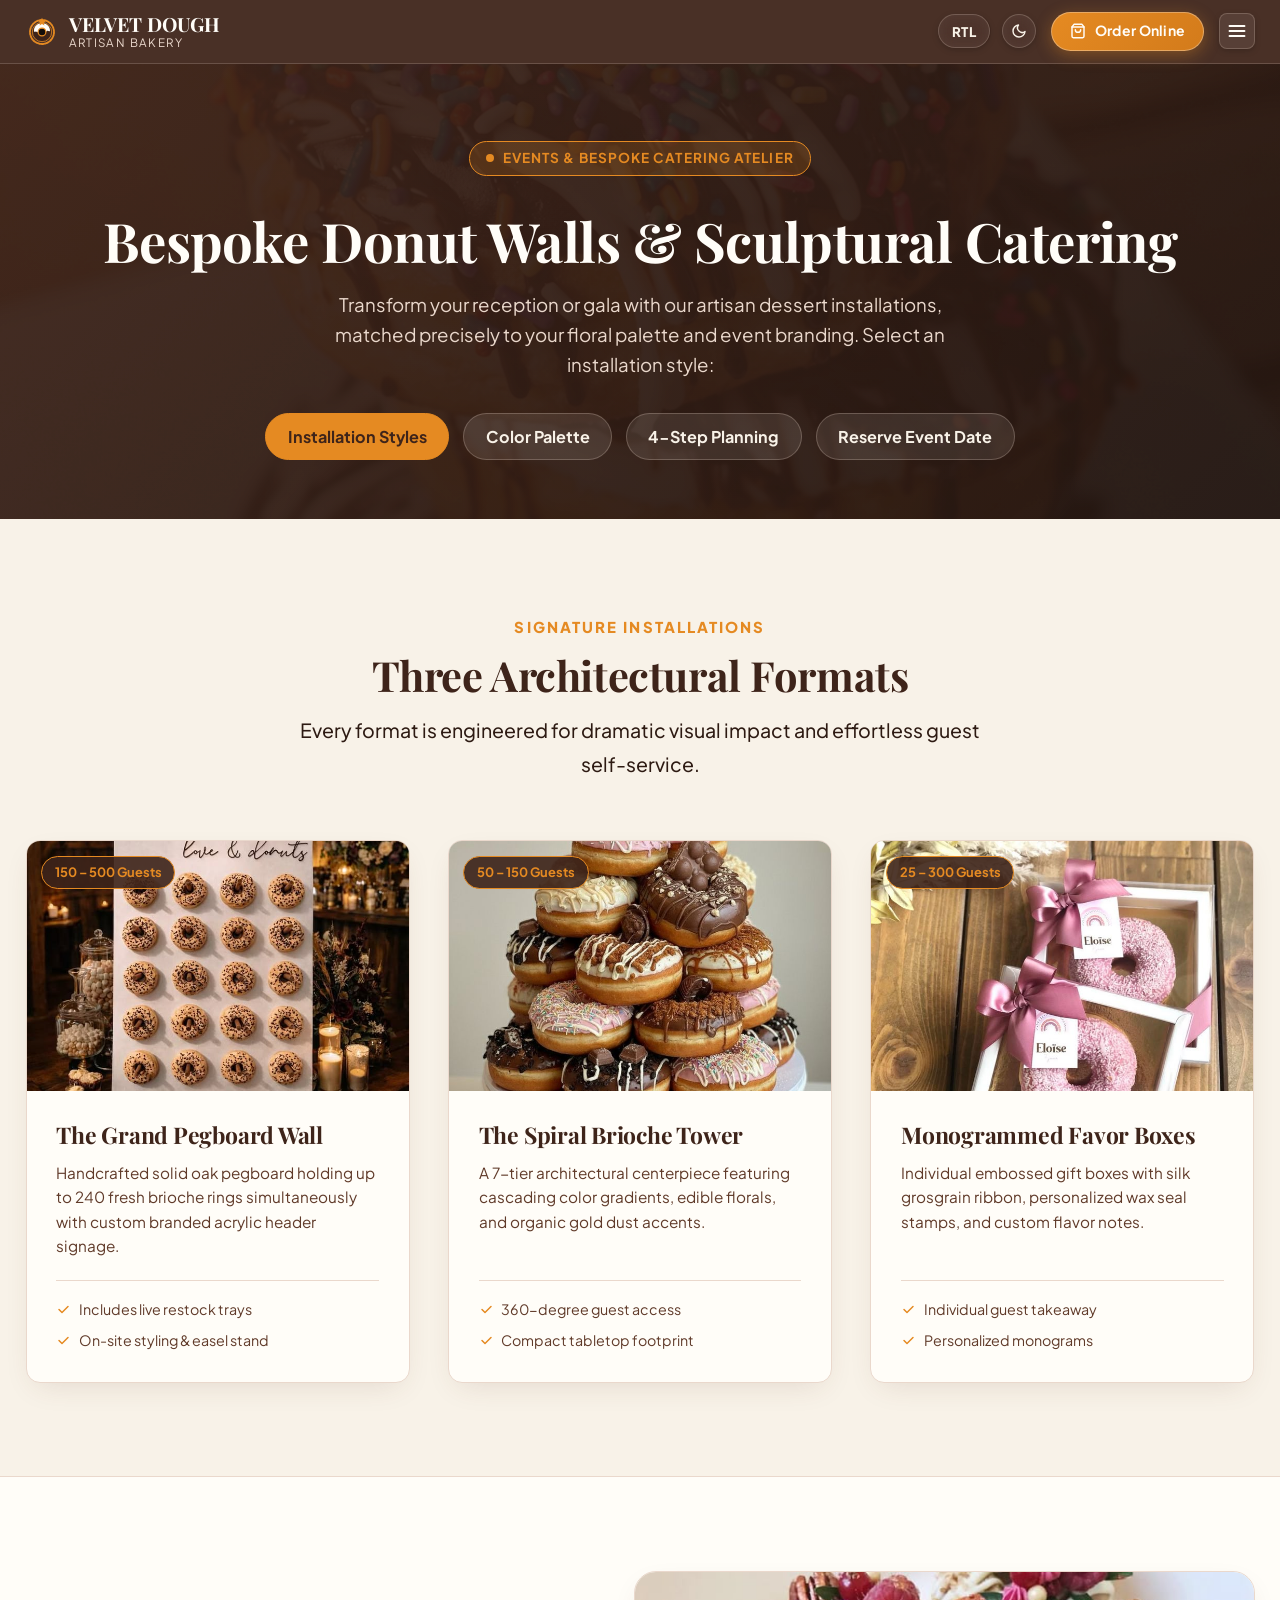
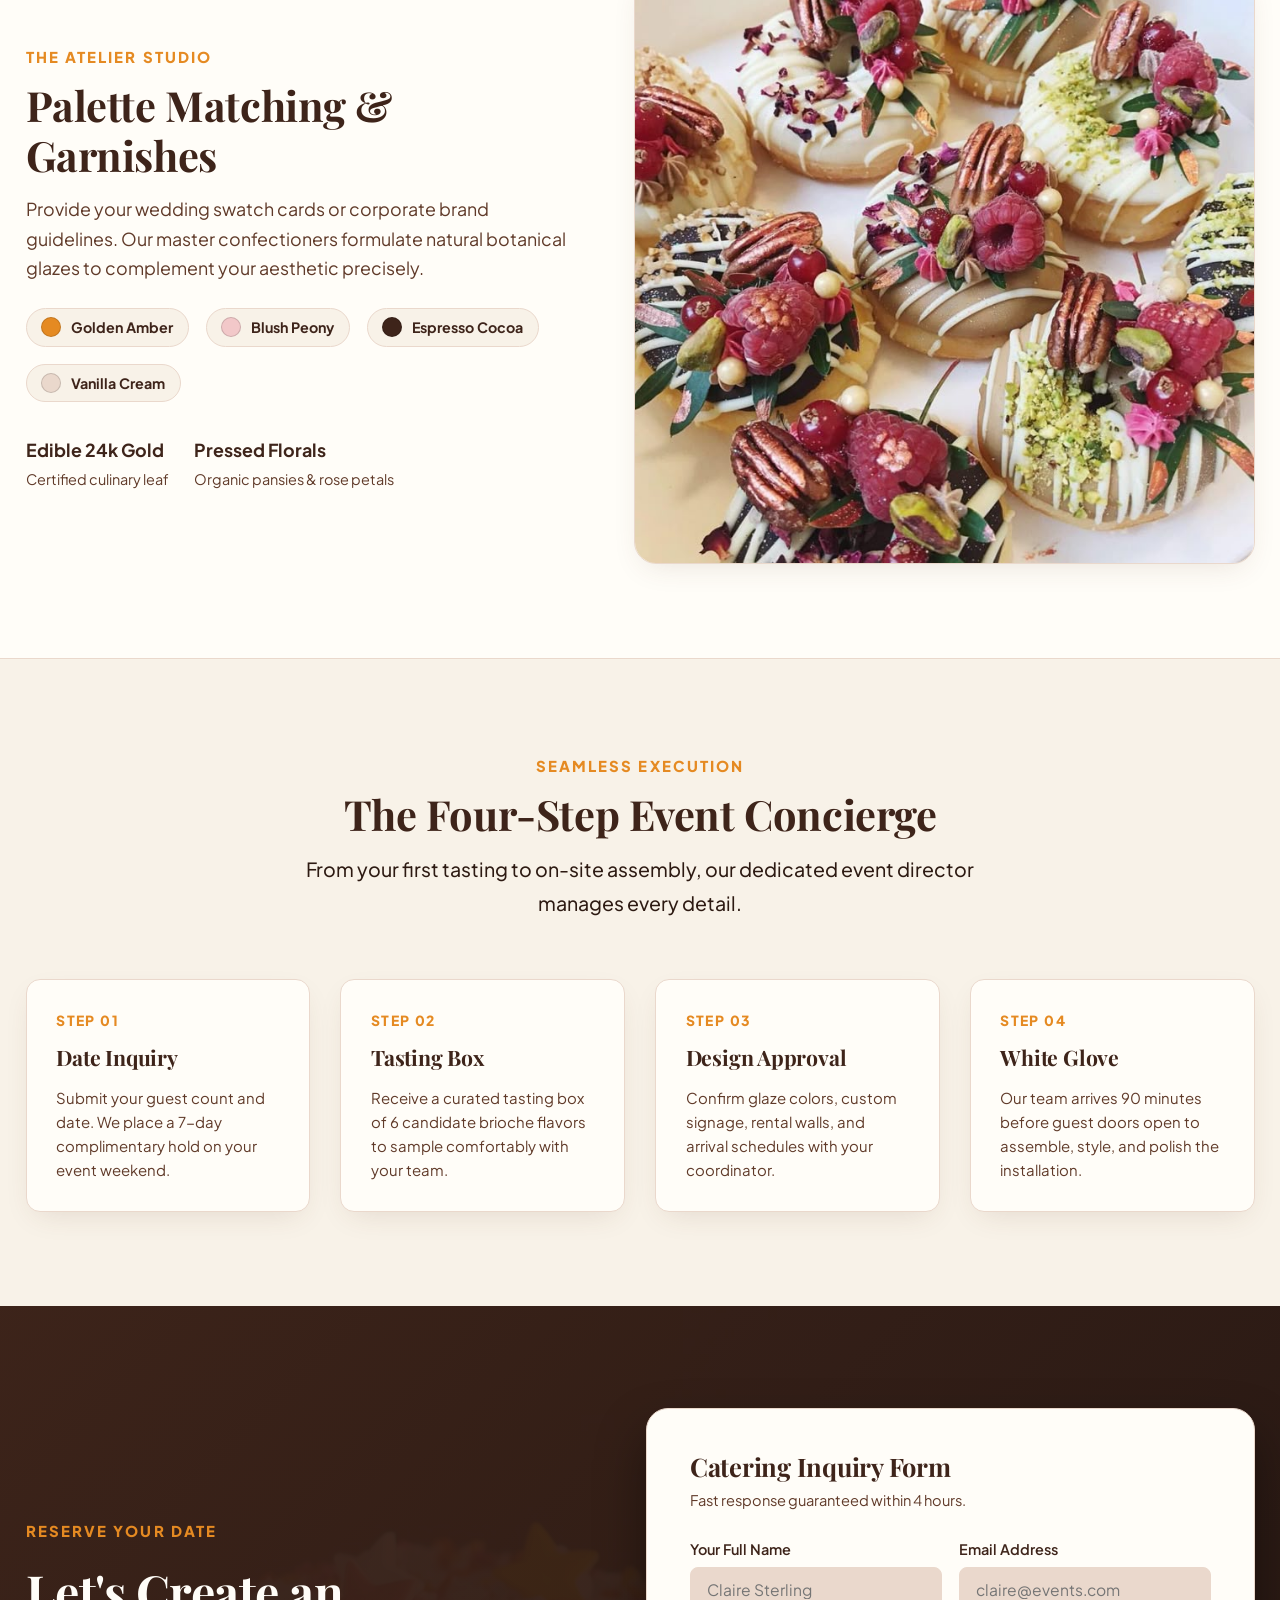
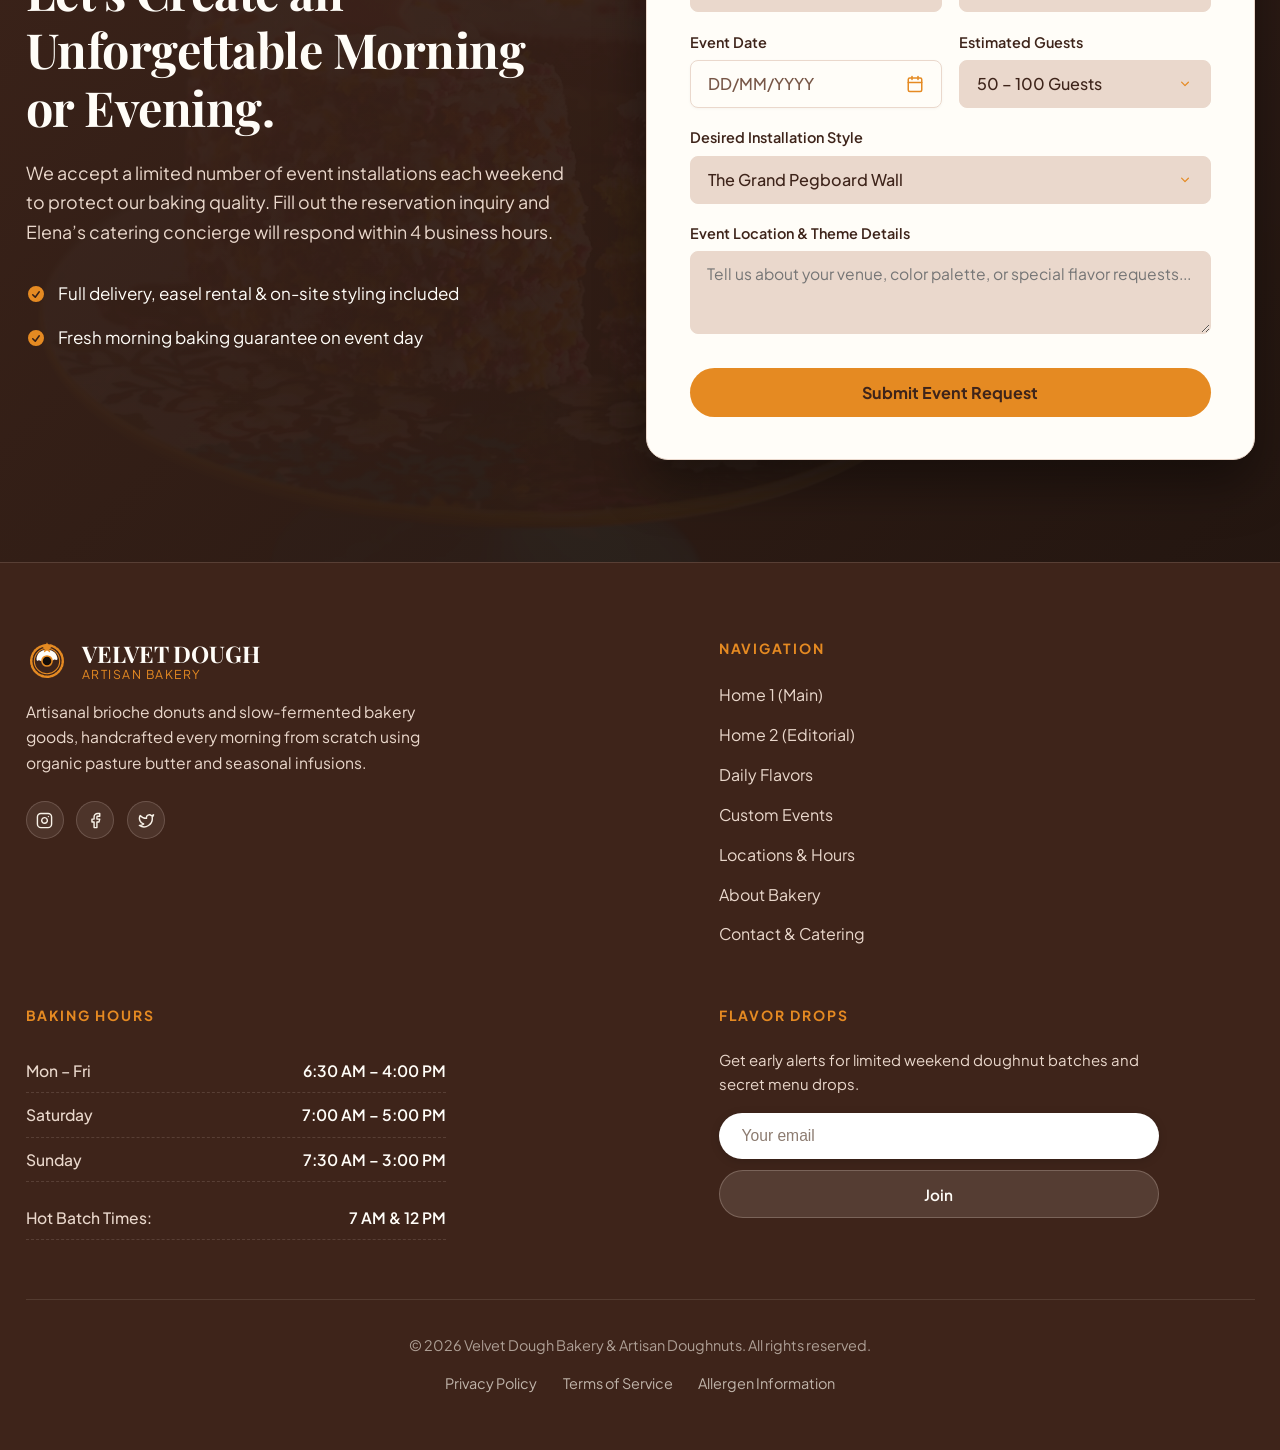
<file: custom-orders.html>
<!DOCTYPE html>
<html lang="en" dir="ltr" data-theme="light">

<head>
  <meta charset="UTF-8">
  <meta name="viewport" content="width=device-width, initial-scale=1.0">
  <title>Custom Orders & Event Catering | Velvet Dough Artisan Bakery</title>
  <meta name="description"
    content="Custom brioche donut walls, tiered dessert towers, and bespoke monogram favors for luxury weddings, galas, and corporate celebrations.">

  <!-- Core Design System CSS -->
  <link rel="icon" type="image/svg+xml" href="assets/images/favicon.svg">
  <link rel="stylesheet" href="assets/css/style.css">
  <link rel="stylesheet" href="assets/css/responsive.css">
</head>

<body>

  <!-- BRANDED GLOBAL LOADER -->
  <div id="global-loader" aria-label="Loading Velvet Dough Custom Orders">
    <div class="loader-donut-spinner"></div>
    <div class="loader-text">Velvet Dough</div>
  </div>

  <!-- FIXED SLIM HEADER -->
  <header class="site-header" id="main-header">
    <div class="site-container header-inner">

      <!-- Brand Logo + Identity -->
      <a href="index.html" class="header-brand" aria-label="Velvet Dough Home">
        <div class="header-brand-icon">
          <svg viewBox="0 0 48 48" fill="none">
            <circle cx="24" cy="24" r="18" stroke="#E58A22" stroke-width="2.8" stroke-linecap="round"
              stroke-dasharray="2.5 1.5" />
            <circle cx="24" cy="24" r="14.5" fill="#3E241A" stroke="#E58A22" stroke-width="1.2" />
            <path
              d="M12 22C12 16 16.5 11 24 11C31.5 11 36 16 36 22C34.5 24 33 21 31 23C29 25 27.5 22 25.5 24C23.5 26 21.5 22.5 19.5 24C17.5 25.5 15.5 22 14 23.5C12.8 24.5 12 23 12 22Z"
              fill="#FFFDF8" />
            <circle cx="24" cy="24" r="5.8" fill="#140D09" stroke="#E58A22" stroke-width="1.8" />
            <path d="M24 2.5L25.8 6.5L30 7.2L26.8 10L27.6 14.2L24 12L20.4 14.2L21.2 10L18 7.2L22.2 6.5L24 2.5Z"
              fill="#E58A22" />
            <circle cx="16" cy="18" r="1.1" fill="#FFFDF8" />
            <circle cx="31" cy="17" r="1.1" fill="#FFFDF8" />
          </svg>
        </div>
        <div class="header-brand-text">
          <span class="header-brand-title">VELVET DOUGH</span>
          <span class="header-brand-sub">Artisan Bakery</span>
        </div>
      </a>

      <!-- Desktop Navigation: EXACTLY 6 PRIMARY ITEMS -->
      <nav class="header-nav" aria-label="Primary Navigation">
        <!-- 1. Home (Click-only Dropdown) -->
        <div class="nav-item-dropdown">
          <button class="dropdown-toggle" id="homeDropdownBtn" aria-haspopup="true" aria-expanded="false" type="button">
            <span>Home</span>
            <svg viewBox="0 0 20 20" fill="currentColor" aria-hidden="true">
              <path fill-rule="evenodd"
                d="M5.23 7.21a.75.75 0 011.06.02L10 10.94l3.71-3.71a.75.75 0 111.06 1.06l-4.24 4.25a.75.75 0 01-1.06 0L5.21 8.27a.75.75 0 01.02-1.06z"
                clip-rule="evenodd" />
            </svg>
          </button>
          <div class="dropdown-menu" id="homeDropdownMenu" aria-labelledby="homeDropdownBtn">
            <a href="index.html" class="dropdown-link">Home 1 (Main)</a>
            <a href="home-2.html" class="dropdown-link">Home 2 (Editorial)</a>
          </div>
        </div>

        <!-- 2. Menu -->
        <a href="menu.html" class="nav-link">Menu</a>

        <!-- 3. Custom Orders (Active) -->
        <a href="custom-orders.html" class="nav-link active">Custom Orders</a>

        <!-- 4. Locations -->
        <a href="locations.html" class="nav-link">Locations</a>

        <!-- 5. About (Mandatory) -->
        <a href="about.html" class="nav-link">About</a>

        <!-- 6. Contact -->
        <a href="contact.html" class="nav-link">Contact</a>
      </nav>

      <!-- Desktop Header Controls: RTL, Dark Mode, Member Login -->
      <div class="header-actions">
        <div class="header-controls-pill">
          <button class="btn-control-icon rtl-toggle-btn" aria-label="Toggle Text Direction (RTL / LTR)"
            title="Toggle Direction (RTL / LTR)">
            <span class="rtl-toggle-text">RTL</span>
          </button>

          <button class="btn-control-icon theme-toggle-btn" aria-label="Toggle Dark Mode" title="Toggle Theme">
            <svg class="icon-sun" viewBox="0 0 24 24" fill="none" stroke="currentColor" stroke-width="2.2"
              stroke-linecap="round" stroke-linejoin="round" style="display:none;">
              <circle cx="12" cy="12" r="5" />
              <line x1="12" y1="1" x2="12" y2="3" />
              <line x1="12" y1="21" x2="12" y2="23" />
              <line x1="4.22" y1="4.22" x2="5.64" y2="5.64" />
              <line x1="18.36" y1="18.36" x2="19.78" y2="19.78" />
              <line x1="1" y1="12" x2="3" y2="12" />
              <line x1="21" y1="12" x2="23" y2="12" />
              <line x1="4.22" y1="19.78" x2="5.64" y2="18.36" />
              <line x1="18.36" y1="5.64" x2="19.78" y2="4.22" />
            </svg>
            <svg class="icon-moon" viewBox="0 0 24 24" fill="none" stroke="currentColor" stroke-width="2.2"
              stroke-linecap="round" stroke-linejoin="round">
              <path d="M21 12.79A9 9 0 1 1 11.21 3 7 7 0 0 0 21 12.79z" />
            </svg>
          </button>
        </div>

        <!-- Primary Header CTA: Order Online -->
        <a href="menu.html" class="btn-header-cta" aria-label="Order Online">
          <svg viewBox="0 0 24 24" fill="none" stroke="currentColor" stroke-width="2.2" stroke-linecap="round"
            stroke-linejoin="round">
            <path d="M6 2L3 6v14a2 2 0 0 0 2 2h14a2 2 0 0 0 2-2V6l-3-4z" />
            <line x1="3" y1="6" x2="21" y2="6" />
            <path d="M16 10a4 4 0 0 1-8 0" />
          </svg>
          <span>Order Online</span>
        </a>

        <button class="btn-menu-toggle" aria-label="Open Navigation Menu" type="button">
          <svg viewBox="0 0 24 24" fill="none" stroke="currentColor" stroke-width="2.2" stroke-linecap="round"
            stroke-linejoin="round">
            <line x1="3" y1="12" x2="21" y2="12" />
            <line x1="3" y1="6" x2="21" y2="6" />
            <line x1="3" y1="18" x2="21" y2="18" />
          </svg>
        </button>
      </div>

    </div>
  </header>

  <!-- MOBILE OFFCANVAS DRAWER -->
  <aside class="mobile-nav-drawer" id="mobileDrawer" aria-hidden="true">
    <div class="mobile-nav-panel">
      <div class="mobile-nav-header">
        <a href="index.html" class="header-brand">
          <div class="header-brand-icon">
            <svg viewBox="0 0 48 48" fill="none">
              <circle cx="24" cy="24" r="18" stroke="#E58A22" stroke-width="2.8" stroke-linecap="round"
                stroke-dasharray="2.5 1.5" />
              <circle cx="24" cy="24" r="14.5" fill="#3E241A" stroke="#E58A22" stroke-width="1.2" />
              <path
                d="M12 22C12 16 16.5 11 24 11C31.5 11 36 16 36 22C34.5 24 33 21 31 23C29 25 27.5 22 25.5 24C23.5 26 21.5 22.5 19.5 24C17.5 25.5 15.5 22 14 23.5C12.8 24.5 12 23 12 22Z"
                fill="#FFFDF8" />
              <circle cx="24" cy="24" r="5.8" fill="#140D09" stroke="#E58A22" stroke-width="1.8" />
              <path d="M24 2.5L25.8 6.5L30 7.2L26.8 10L27.6 14.2L24 12L20.4 14.2L21.2 10L18 7.2L22.2 6.5L24 2.5Z"
                fill="#E58A22" />
            </svg>
          </div>
          <div class="header-brand-text">
            <span class="header-brand-title">VELVET DOUGH</span>
            <span class="header-brand-sub">Artisan Bakery</span>
          </div>
        </a>
        <button class="mobile-close-btn" aria-label="Close Navigation Menu" type="button">
          <svg viewBox="0 0 24 24" fill="none" stroke="currentColor" stroke-width="2" stroke-linecap="round"
            stroke-linejoin="round" style="width:20px;height:20px;">
            <line x1="18" y1="6" x2="6" y2="18" />
            <line x1="6" y1="6" x2="18" y2="18" />
          </svg>
        </button>
      </div>

      <nav class="mobile-nav-body">
        <div class="mobile-accordion-wrapper">
          <button class="mobile-accordion-toggle" type="button" aria-expanded="false">
            <span>Home</span>
            <svg viewBox="0 0 20 20" fill="currentColor">
              <path fill-rule="evenodd"
                d="M5.23 7.21a.75.75 0 011.06.02L10 10.94l3.71-3.71a.75.75 0 111.06 1.06l-4.24 4.25a.75.75 0 01-1.06 0L5.21 8.27a.75.75 0 01.02-1.06z"
                clip-rule="evenodd" />
            </svg>
          </button>
          <div class="mobile-accordion-content">
            <a href="index.html" class="mobile-sublink">Home 1 (Main)</a>
            <a href="home-2.html" class="mobile-sublink">Home 2 (Editorial)</a>
          </div>
        </div>

        <a href="menu.html" class="mobile-nav-link">Menu</a>
        <a href="custom-orders.html" class="mobile-nav-link active">Custom Orders</a>
        <a href="locations.html" class="mobile-nav-link">Locations</a>
        <a href="about.html" class="mobile-nav-link">About</a>
        <a href="contact.html" class="mobile-nav-link">Contact</a>
      </nav>

      <div class="mobile-nav-footer">
        <a href="menu.html" class="mobile-drawer-cta" aria-label="Order Online">
          <svg viewBox="0 0 24 24" fill="none" stroke="currentColor" stroke-width="2.2" stroke-linecap="round"
            stroke-linejoin="round" style="width:18px;height:18px;">
            <path d="M6 2L3 6v14a2 2 0 0 0 2 2h14a2 2 0 0 0 2-2V6l-3-4z" />
            <line x1="3" y1="6" x2="21" y2="6" />
            <path d="M16 10a4 4 0 0 1-8 0" />
          </svg>
          <span>Order Online</span>
        </a>
      </div>
    </div>
  </aside>

  <!-- ==========================================================================
       MAIN CONTENT: EXACTLY 5 MAIN CONTENT SECTIONS (INNER PAGE: CUSTOM ORDERS)
       ========================================================================== -->
  <main id="main-content">

    <!-- SECTION 1: BESPOKE EVENT HERO BANNER (Matches Menu Hero Banner Style & Height) -->
    <section class="event-hero-section" id="event-hero">
      <div class="site-container">
        <span class="hero-badge" style="background:rgba(229,138,34,0.18);">
          <span class="hero-badge-dot"></span>
          <span>Events &amp; Bespoke Catering Atelier</span>
        </span>
        <h1 style="font-size:3.2rem;color:#FFFDF8;margin:0.75rem 0 1rem 0;line-height:1.15;">
          Bespoke Donut Walls &amp; Sculptural Catering
        </h1>
        <p style="font-size:1.1rem;color:var(--color-beige);max-width:640px;margin:0 auto;line-height:1.6;">
          Transform your reception or gala with our artisan dessert installations, matched precisely to your floral
          palette and event branding. Select an installation style:
        </p>

        <!-- Quick Jumper Navigation Tabs (Identical to Menu Filter Tabs) -->
        <div class="menu-filter-nav">
          <a href="#installation-formats" class="menu-filter-pill active">Installation Styles</a>
          <a href="#custom-studio" class="menu-filter-pill">Color Palette</a>
          <a href="#catering-timeline" class="menu-filter-pill">4-Step Planning</a>
          <a href="#event-booking-cta" class="menu-filter-pill">Reserve Event Date</a>
        </div>
      </div>
    </section>

    <!-- SECTION 2: 3 ARCHITECTURAL INSTALLATION STYLES -->
    <section class="event-formats-section" id="installation-formats">
      <div class="site-container">
        <div class="section-head">
          <span class="section-eyebrow">Signature Installations</span>
          <h2 class="section-title">Three Architectural Formats</h2>
          <p class="section-subtitle">
            Every format is engineered for dramatic visual impact and effortless guest self-service.
          </p>
        </div>

        <div class="event-formats-grid">
          <!-- Format 1 -->
          <article class="event-format-card">
            <div class="event-format-media">
              <img src="assets/images/products/p31.jpg" alt="Grand wooden pegboard donut wall display" loading="lazy">
              <span class="event-capacity-tag">150 – 500 Guests</span>
            </div>
            <div class="event-format-body">
              <h3 class="event-format-title">The Grand Pegboard Wall</h3>
              <p class="event-format-desc">
                Handcrafted solid oak pegboard holding up to 240 fresh brioche rings simultaneously with custom branded
                acrylic header signage.
              </p>
              <ul class="event-format-features">
                <li class="event-feature-item">
                  <svg viewBox="0 0 20 20" fill="currentColor">
                    <path fill-rule="evenodd"
                      d="M16.707 5.293a1 1 0 010 1.414l-8 8a1 1 0 01-1.414 0l-4-4a1 1 0 011.414-1.414L8 12.586l7.293-7.293a1 1 0 011.414 0z"
                      clip-rule="evenodd" />
                  </svg>
                  <span>Includes live restock trays</span>
                </li>
                <li class="event-feature-item">
                  <svg viewBox="0 0 20 20" fill="currentColor">
                    <path fill-rule="evenodd"
                      d="M16.707 5.293a1 1 0 010 1.414l-8 8a1 1 0 01-1.414 0l-4-4a1 1 0 011.414-1.414L8 12.586l7.293-7.293a1 1 0 011.414 0z"
                      clip-rule="evenodd" />
                  </svg>
                  <span>On-site styling & easel stand</span>
                </li>
              </ul>
            </div>
          </article>

          <!-- Format 2 -->
          <article class="event-format-card">
            <div class="event-format-media">
              <img src="assets/images/products/p32.jpg" alt="Tiered spiral dessert tower of glazed brioche donuts"
                loading="lazy">
              <span class="event-capacity-tag">50 – 150 Guests</span>
            </div>
            <div class="event-format-body">
              <h3 class="event-format-title">The Spiral Brioche Tower</h3>
              <p class="event-format-desc">
                A 7-tier architectural centerpiece featuring cascading color gradients, edible florals, and organic gold
                dust accents.
              </p>
              <ul class="event-format-features">
                <li class="event-feature-item">
                  <svg viewBox="0 0 20 20" fill="currentColor">
                    <path fill-rule="evenodd"
                      d="M16.707 5.293a1 1 0 010 1.414l-8 8a1 1 0 01-1.414 0l-4-4a1 1 0 011.414-1.414L8 12.586l7.293-7.293a1 1 0 011.414 0z"
                      clip-rule="evenodd" />
                  </svg>
                  <span>360-degree guest access</span>
                </li>
                <li class="event-feature-item">
                  <svg viewBox="0 0 20 20" fill="currentColor">
                    <path fill-rule="evenodd"
                      d="M16.707 5.293a1 1 0 010 1.414l-8 8a1 1 0 01-1.414 0l-4-4a1 1 0 011.414-1.414L8 12.586l7.293-7.293a1 1 0 011.414 0z"
                      clip-rule="evenodd" />
                  </svg>
                  <span>Compact tabletop footprint</span>
                </li>
              </ul>
            </div>
          </article>

          <!-- Format 3 -->
          <article class="event-format-card">
            <div class="event-format-media">
              <img src="assets/images/products/p33.jpg"
                alt="Individually boxed wedding favor donut with personalized ribbon" loading="lazy">
              <span class="event-capacity-tag">25 – 300 Guests</span>
            </div>
            <div class="event-format-body">
              <h3 class="event-format-title">Monogrammed Favor Boxes</h3>
              <p class="event-format-desc">
                Individual embossed gift boxes with silk grosgrain ribbon, personalized wax seal stamps, and custom
                flavor notes.
              </p>
              <ul class="event-format-features">
                <li class="event-feature-item">
                  <svg viewBox="0 0 20 20" fill="currentColor">
                    <path fill-rule="evenodd"
                      d="M16.707 5.293a1 1 0 010 1.414l-8 8a1 1 0 01-1.414 0l-4-4a1 1 0 011.414-1.414L8 12.586l7.293-7.293a1 1 0 011.414 0z"
                      clip-rule="evenodd" />
                  </svg>
                  <span>Individual guest takeaway</span>
                </li>
                <li class="event-feature-item">
                  <svg viewBox="0 0 20 20" fill="currentColor">
                    <path fill-rule="evenodd"
                      d="M16.707 5.293a1 1 0 010 1.414l-8 8a1 1 0 01-1.414 0l-4-4a1 1 0 011.414-1.414L8 12.586l7.293-7.293a1 1 0 011.414 0z"
                      clip-rule="evenodd" />
                  </svg>
                  <span>Personalized monograms</span>
                </li>
              </ul>
            </div>
          </article>
        </div>
      </div>
    </section>

    <!-- SECTION 3: BESPOKE PALETTE & FLAVOR CUSTOMIZATION STUDIO -->
    <section class="event-palette-section" id="custom-studio">
      <div class="site-container">
        <div class="event-palette-grid">
          <div>
            <span class="section-eyebrow">The Atelier Studio</span>
            <h2 class="section-title">Palette Matching &amp; Garnishes</h2>
            <p style="font-size:1.05rem;color:var(--text-muted);line-height:1.65;margin-bottom:1.5rem;">
              Provide your wedding swatch cards or corporate brand guidelines. Our master confectioners formulate
              natural botanical glazes to complement your aesthetic precisely.
            </p>

            <div class="event-swatches-box">
              <div class="event-swatch-item">
                <span class="swatch-circle" style="background-color:#E58A22;"></span>
                <span style="font-size:0.84rem;font-weight:700;color:var(--text-main);">Golden Amber</span>
              </div>
              <div class="event-swatch-item">
                <span class="swatch-circle" style="background-color:#F2C8C9;"></span>
                <span style="font-size:0.84rem;font-weight:700;color:var(--text-main);">Blush Peony</span>
              </div>
              <div class="event-swatch-item">
                <span class="swatch-circle" style="background-color:#3E241A;"></span>
                <span style="font-size:0.84rem;font-weight:700;color:var(--text-main);">Espresso Cocoa</span>
              </div>
              <div class="event-swatch-item">
                <span class="swatch-circle" style="background-color:#EAD8CC;"></span>
                <span style="font-size:0.84rem;font-weight:700;color:var(--text-main);">Vanilla Cream</span>
              </div>
            </div>

            <div style="display:flex;gap:1.5rem;flex-wrap:wrap;">
              <div>
                <strong style="display:block;font-size:1.05rem;color:var(--text-main);">Edible 24k Gold</strong>
                <span style="font-size:0.85rem;color:var(--text-muted);">Certified culinary leaf</span>
              </div>
              <div>
                <strong style="display:block;font-size:1.05rem;color:var(--text-main);">Pressed Florals</strong>
                <span style="font-size:0.85rem;color:var(--text-muted);">Organic pansies &amp; rose petals</span>
              </div>
            </div>
          </div>

          <div class="event-palette-media">
            <img src="assets/images/sections/p34.jpg"
              alt="Pastry chef delicately applying edible garnishes on custom event donuts" width="600" height="420"
              loading="lazy">
          </div>
        </div>
      </div>
    </section>

    <!-- SECTION 4: 4-STEP CONCIERGE TIMELINE -->
    <section class="event-timeline-section" id="catering-timeline">
      <div class="site-container">
        <div class="section-head">
          <span class="section-eyebrow">Seamless Execution</span>
          <h2 class="section-title">The Four-Step Event Concierge</h2>
          <p class="section-subtitle">
            From your first tasting to on-site assembly, our dedicated event director manages every detail.
          </p>
        </div>

        <div class="event-timeline-grid">
          <!-- Step 1 -->
          <div class="event-timeline-card">
            <span class="event-timeline-step">Step 01</span>
            <h3 class="event-timeline-title">Date Inquiry</h3>
            <p class="event-timeline-desc">
              Submit your guest count and date. We place a 7-day complimentary hold on your event weekend.
            </p>
          </div>

          <!-- Step 2 -->
          <div class="event-timeline-card">
            <span class="event-timeline-step">Step 02</span>
            <h3 class="event-timeline-title">Tasting Box </h3>
            <p class="event-timeline-desc">
              Receive a curated tasting box of 6 candidate brioche flavors to sample comfortably with your team.
            </p>
          </div>

          <!-- Step 3 -->
          <div class="event-timeline-card">
            <span class="event-timeline-step">Step 03</span>
            <h3 class="event-timeline-title">Design Approval</h3>
            <p class="event-timeline-desc">
              Confirm glaze colors, custom signage, rental walls, and arrival schedules with your coordinator.
            </p>
          </div>

          <!-- Step 4 -->
          <div class="event-timeline-card">
            <span class="event-timeline-step">Step 04</span>
            <h3 class="event-timeline-title">White Glove </h3>
            <p class="event-timeline-desc">
              Our team arrives 90 minutes before guest doors open to assemble, style, and polish the installation.
            </p>
          </div>
        </div>
      </div>
    </section>

    <!-- SECTION 5: EVENT INQUIRIES & BOOKING CTA FORM (Strict Rule: Last Section is CTA) -->
    <section class="event-booking-cta-section" id="event-booking-cta">
      <div class="site-container">
        <div class="event-booking-grid">
          <div>
            <span class="section-eyebrow" style="color:var(--color-accent);">Reserve Your Date</span>
            <h2 class="event-cta-title">
              Let's Create an Unforgettable Morning or Evening.
            </h2>
            <p style="font-size:1.05rem;color:var(--color-beige);line-height:1.65;margin-bottom:2rem;">
              We accept a limited number of event installations each weekend to protect our baking quality. Fill out the
              reservation inquiry and Elena’s catering concierge will respond within 4 business hours.
            </p>
            <div style="display:flex;flex-direction:column;gap:1rem;">
              <div style="display:flex;align-items:center;gap:0.75rem;">
                <svg viewBox="0 0 20 20" fill="currentColor" style="width:20px;height:20px;color:var(--color-accent);">
                  <path fill-rule="evenodd"
                    d="M10 18a8 8 0 100-16 8 8 0 000 16zm3.857-9.809a.75.75 0 00-1.214-.882l-3.483 4.79-1.88-1.88a.75.75 0 10-1.06 1.061l2.5 2.5a.75.75 0 001.137-.089l4-5.5z"
                    clip-rule="evenodd" />
                </svg>
                <span>Full delivery, easel rental &amp; on-site styling included</span>
              </div>
              <div style="display:flex;align-items:center;gap:0.75rem;">
                <svg viewBox="0 0 20 20" fill="currentColor" style="width:20px;height:20px;color:var(--color-accent);">
                  <path fill-rule="evenodd"
                    d="M10 18a8 8 0 100-16 8 8 0 000 16zm3.857-9.809a.75.75 0 00-1.214-.882l-3.483 4.79-1.88-1.88a.75.75 0 10-1.06 1.061l2.5 2.5a.75.75 0 001.137-.089l4-5.5z"
                    clip-rule="evenodd" />
                </svg>
                <span>Fresh morning baking guarantee on event day</span>
              </div>
            </div>
          </div>

          <div class="event-form-card">
            <h3 style="font-size:1.5rem;margin-bottom:0.35rem;">Catering Inquiry Form</h3>
            <p style="font-size:0.86rem;color:var(--text-muted);margin-bottom:1.5rem;">Fast response guaranteed within 4
              hours.</p>

            <form
              onsubmit="event.preventDefault(); alert('Catering inquiry submitted! Our event director will contact you within 4 hours.');">
              <div class="event-form-row">
                <div class="auth-form-group">
                  <label class="auth-form-label" for="ev-name">Your Full Name</label>
                  <input class="auth-form-input" type="text" id="ev-name" placeholder="Claire Sterling" required>
                </div>
                <div class="auth-form-group">
                  <label class="auth-form-label" for="ev-email">Email Address</label>
                  <input class="auth-form-input" type="email" id="ev-email" placeholder="claire@events.com" required>
                </div>
              </div>

              <div class="event-form-row">
                <div class="auth-form-group">
                  <label class="auth-form-label" for="ev-date">Event Date</label>
                  <input class="auth-form-input" type="date" id="ev-date" required>
                </div>
                <div class="auth-form-group">
                  <label class="auth-form-label" for="ev-guests">Estimated Guests</label>
                  <select class="auth-form-input" id="ev-guests" required style="cursor:pointer;">
                    <option value="50-100">50 – 100 Guests</option>
                    <option value="100-250">100 – 250 Guests</option>
                    <option value="250-500">250 – 500 Guests</option>
                    <option value="500+">500+ Large Gala</option>
                  </select>
                </div>
              </div>

              <div class="auth-form-group">
                <label class="auth-form-label" for="ev-format">Desired Installation Style</label>
                <select class="auth-form-input" id="ev-format" required style="cursor:pointer;">
                  <option value="pegboard">The Grand Pegboard Wall</option>
                  <option value="tower">The Spiral Brioche Tower</option>
                  <option value="favors">Personalized Favor Boxes</option>
                  <option value="combo">Combination Package</option>
                </select>
              </div>

              <div class="auth-form-group">
                <label class="auth-form-label" for="ev-notes">Event Location &amp; Theme Details</label>
                <textarea class="auth-form-input" id="ev-notes" rows="3"
                  placeholder="Tell us about your venue, color palette, or special flavor requests..."></textarea>
              </div>

              <button type="submit" class="auth-submit-btn">Submit Event Request</button>
            </form>
          </div>
        </div>
      </div>
    </section>

  </main>

  <!-- SHARED FOOTER -->
  <footer class="site-footer">
    <div class="site-container">
      <div class="footer-grid">
        <!-- Col 1: Brand Info -->
        <div>
          <a href="index.html" class="footer-brand" aria-label="Velvet Dough Home">
            <div class="footer-brand-icon">
              <svg viewBox="0 0 48 48" fill="none">
                <circle cx="24" cy="24" r="18" stroke="#E58A22" stroke-width="2.8" stroke-linecap="round"
                  stroke-dasharray="2.5 1.5" />
                <circle cx="24" cy="24" r="14.5" fill="#3E241A" stroke="#E58A22" stroke-width="1.2" />
                <path
                  d="M12 22C12 16 16.5 11 24 11C31.5 11 36 16 36 22C34.5 24 33 21 31 23C29 25 27.5 22 25.5 24C23.5 26 21.5 22.5 19.5 24C17.5 25.5 15.5 22 14 23.5C12.8 24.5 12 23 12 22Z"
                  fill="#FFFDF8" />
                <circle cx="24" cy="24" r="5.8" fill="#140D09" stroke="#E58A22" stroke-width="1.8" />
                <path d="M24 2.5L25.8 6.5L30 7.2L26.8 10L27.6 14.2L24 12L20.4 14.2L21.2 10L18 7.2L22.2 6.5L24 2.5Z"
                  fill="#E58A22" />
                <circle cx="16" cy="18" r="1.1" fill="#FFFDF8" />
                <circle cx="31" cy="17" r="1.1" fill="#FFFDF8" />
              </svg>
            </div>
            <div class="footer-brand-text">
              <span class="footer-brand-title">VELVET DOUGH</span>
              <span class="footer-brand-sub">Artisan Bakery</span>
            </div>
          </a>
          <p class="footer-brand-desc">
            Artisanal brioche donuts and slow-fermented bakery goods, handcrafted every morning from scratch using
            organic pasture butter and seasonal infusions.
          </p>
          <div class="footer-social-links">
            <a href="#" class="footer-social-btn" aria-label="Instagram">
              <svg viewBox="0 0 24 24" fill="none" stroke="currentColor" stroke-width="2" stroke-linecap="round"
                stroke-linejoin="round">
                <rect x="2" y="2" width="20" height="20" rx="5" ry="5" />
                <path d="M16 11.37A4 4 0 1 1 12.63 8 4 4 0 0 1 16 11.37z" />
                <line x1="17.5" y1="6.5" x2="17.51" y2="6.5" />
              </svg>
            </a>
            <a href="#" class="footer-social-btn" aria-label="Facebook">
              <svg viewBox="0 0 24 24" fill="none" stroke="currentColor" stroke-width="2" stroke-linecap="round"
                stroke-linejoin="round">
                <path d="M18 2h-3a5 5 0 0 0-5 5v3H7v4h3v8h4v-8h3l1-4h-4V7a1 1 0 0 1 1-1h3z" />
              </svg>
            </a>
            <a href="#" class="footer-social-btn" aria-label="Twitter / X">
              <svg viewBox="0 0 24 24" fill="none" stroke="currentColor" stroke-width="2" stroke-linecap="round"
                stroke-linejoin="round">
                <path
                  d="M22 4s-.7 2.1-2 3.4c1.6 10-9.4 17.3-18 11.6 2.2.1 4.4-.6 6-2C3 15.5.5 9.6 3 5c2.2 2.6 5.6 4.1 9 4-.9-4.2 4-6.6 7-3.8 1.1 0 3-1.2 3-1.2z" />
              </svg>
            </a>
          </div>
        </div>

        <!-- Col 2: Navigation -->
        <div>
          <h4 class="footer-col-title">Navigation</h4>
          <ul class="footer-nav-list">
            <li><a href="index.html" class="footer-nav-link">Home 1 (Main)</a></li>
            <li><a href="home-2.html" class="footer-nav-link">Home 2 (Editorial)</a></li>
            <li><a href="menu.html" class="footer-nav-link">Daily Flavors</a></li>
            <li><a href="custom-orders.html" class="footer-nav-link">Custom Events</a></li>
            <li><a href="locations.html" class="footer-nav-link">Locations &amp; Hours</a></li>
            <li><a href="about.html" class="footer-nav-link">About Bakery</a></li>
            <li><a href="contact.html" class="footer-nav-link">Contact &amp; Catering</a></li>
          </ul>
        </div>

        <!-- Col 3: Hours -->
        <div>
          <h4 class="footer-col-title">Baking Hours</h4>
          <div class="footer-hours-item">
            <span>Mon – Fri</span>
            <span>6:30 AM – 4:00 PM</span>
          </div>
          <div class="footer-hours-item">
            <span>Saturday</span>
            <span>7:00 AM – 5:00 PM</span>
          </div>
          <div class="footer-hours-item">
            <span>Sunday</span>
            <span>7:30 AM – 3:00 PM</span>
          </div>
          <div class="footer-hours-item" style="margin-top:0.75rem;">
            <span>Hot Batch Times:</span>
            <span>7 AM & 12 PM</span>
          </div>
        </div>

        <!-- Col 4: Newsletter -->
        <div>
          <h4 class="footer-col-title">Flavor Drops</h4>
          <p style="font-size:0.88rem;color:var(--color-beige);margin-bottom:1rem;">
            Get early alerts for limited weekend doughnut batches and secret menu drops.
          </p>
          <form onsubmit="event.preventDefault(); alert('Subscribed to Velvet Dough alerts!');"
            style="display:flex;gap:0.5rem;flex-wrap:wrap;">
            <input type="email" placeholder="Your email" required
              style="flex:1;min-width:160px;padding:0.6rem 0.85rem;background:rgba(248,242,232,0.1);border:1px solid rgba(234,216,204,0.25);border-radius:var(--radius-full);color:#FFFDF8;font-size:0.88rem;outline:none;">
            <button type="submit" class="btn-primary" style="padding:0.6rem 1.1rem;font-size:0.85rem;">Join</button>
          </form>
        </div>
      </div>

      <!-- Footer Bottom -->
      <div class="footer-bottom">
        <div>&copy; 2026 Velvet Dough Bakery &amp; Artisan Doughnuts. All rights reserved.</div>
        <div class="footer-legal-links">
          <a href="#" class="footer-nav-link">Privacy Policy</a>
          <a href="#" class="footer-nav-link">Terms of Service</a>
          <a href="#" class="footer-nav-link">Allergen Information</a>
        </div>
      </div>
    </div>
  </footer>

  <!-- SCROLL TO TOP -->
  <button class="btn-scroll-top" aria-label="Scroll to top" type="button">
    <svg viewBox="0 0 24 24" fill="none" stroke="currentColor" stroke-width="2.5" stroke-linecap="round"
      stroke-linejoin="round">
      <polyline points="18 15 12 9 6 15" />
    </svg>
  </button>

  <!-- Core JavaScript -->
  <script src="assets/js/main.js"></script>
</body>

</html>
</file>
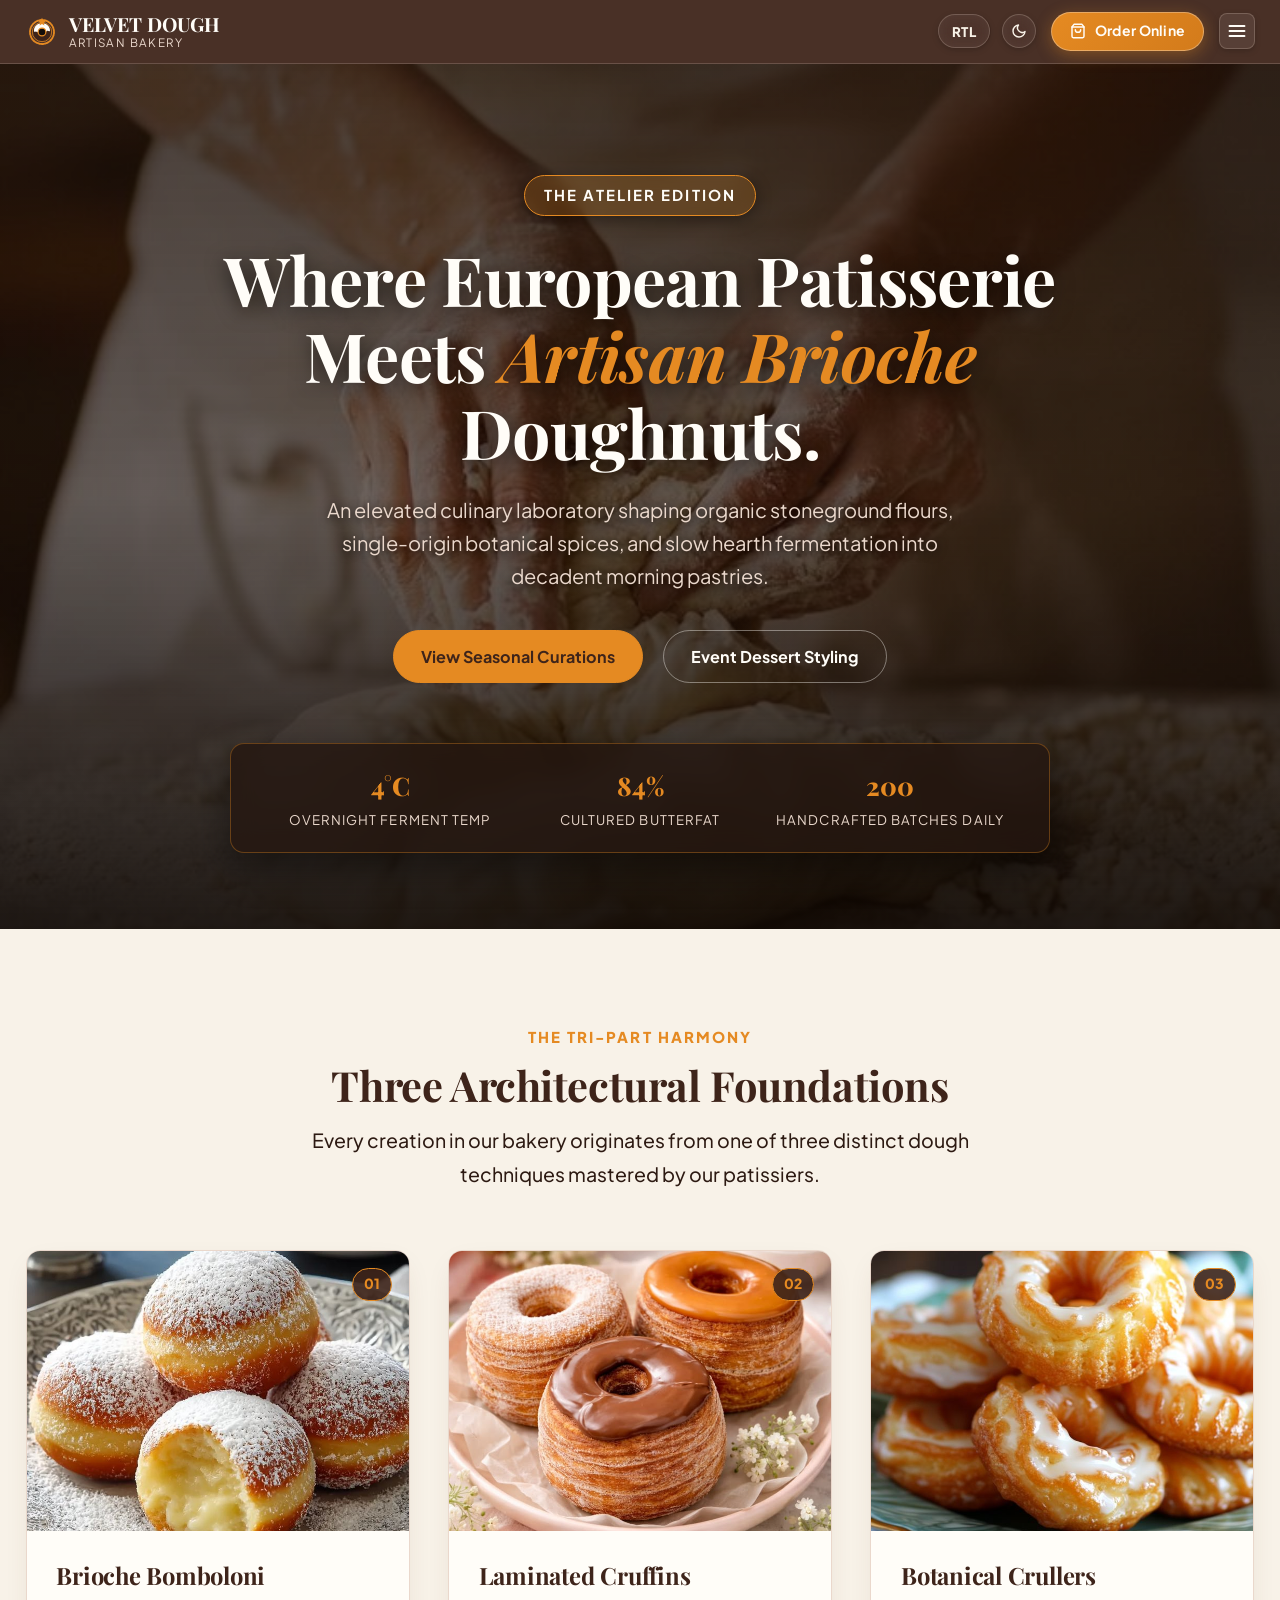
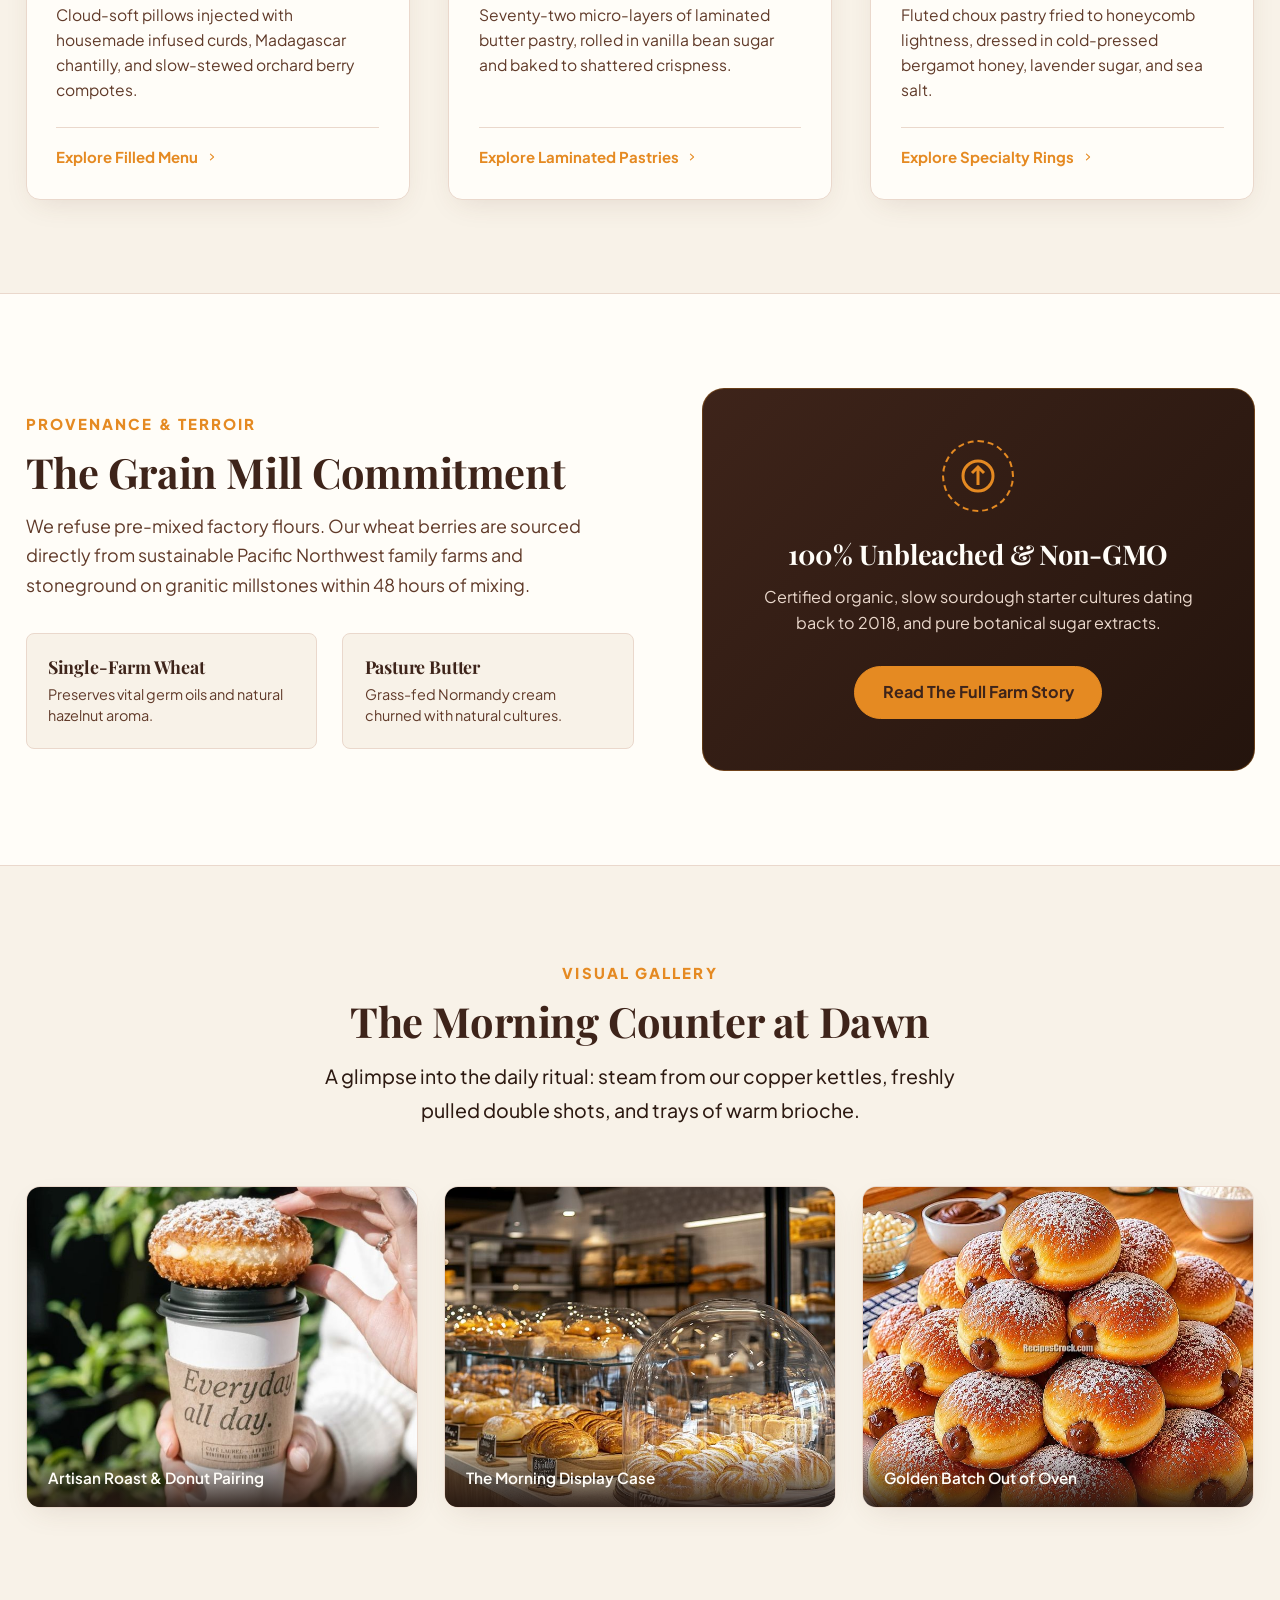
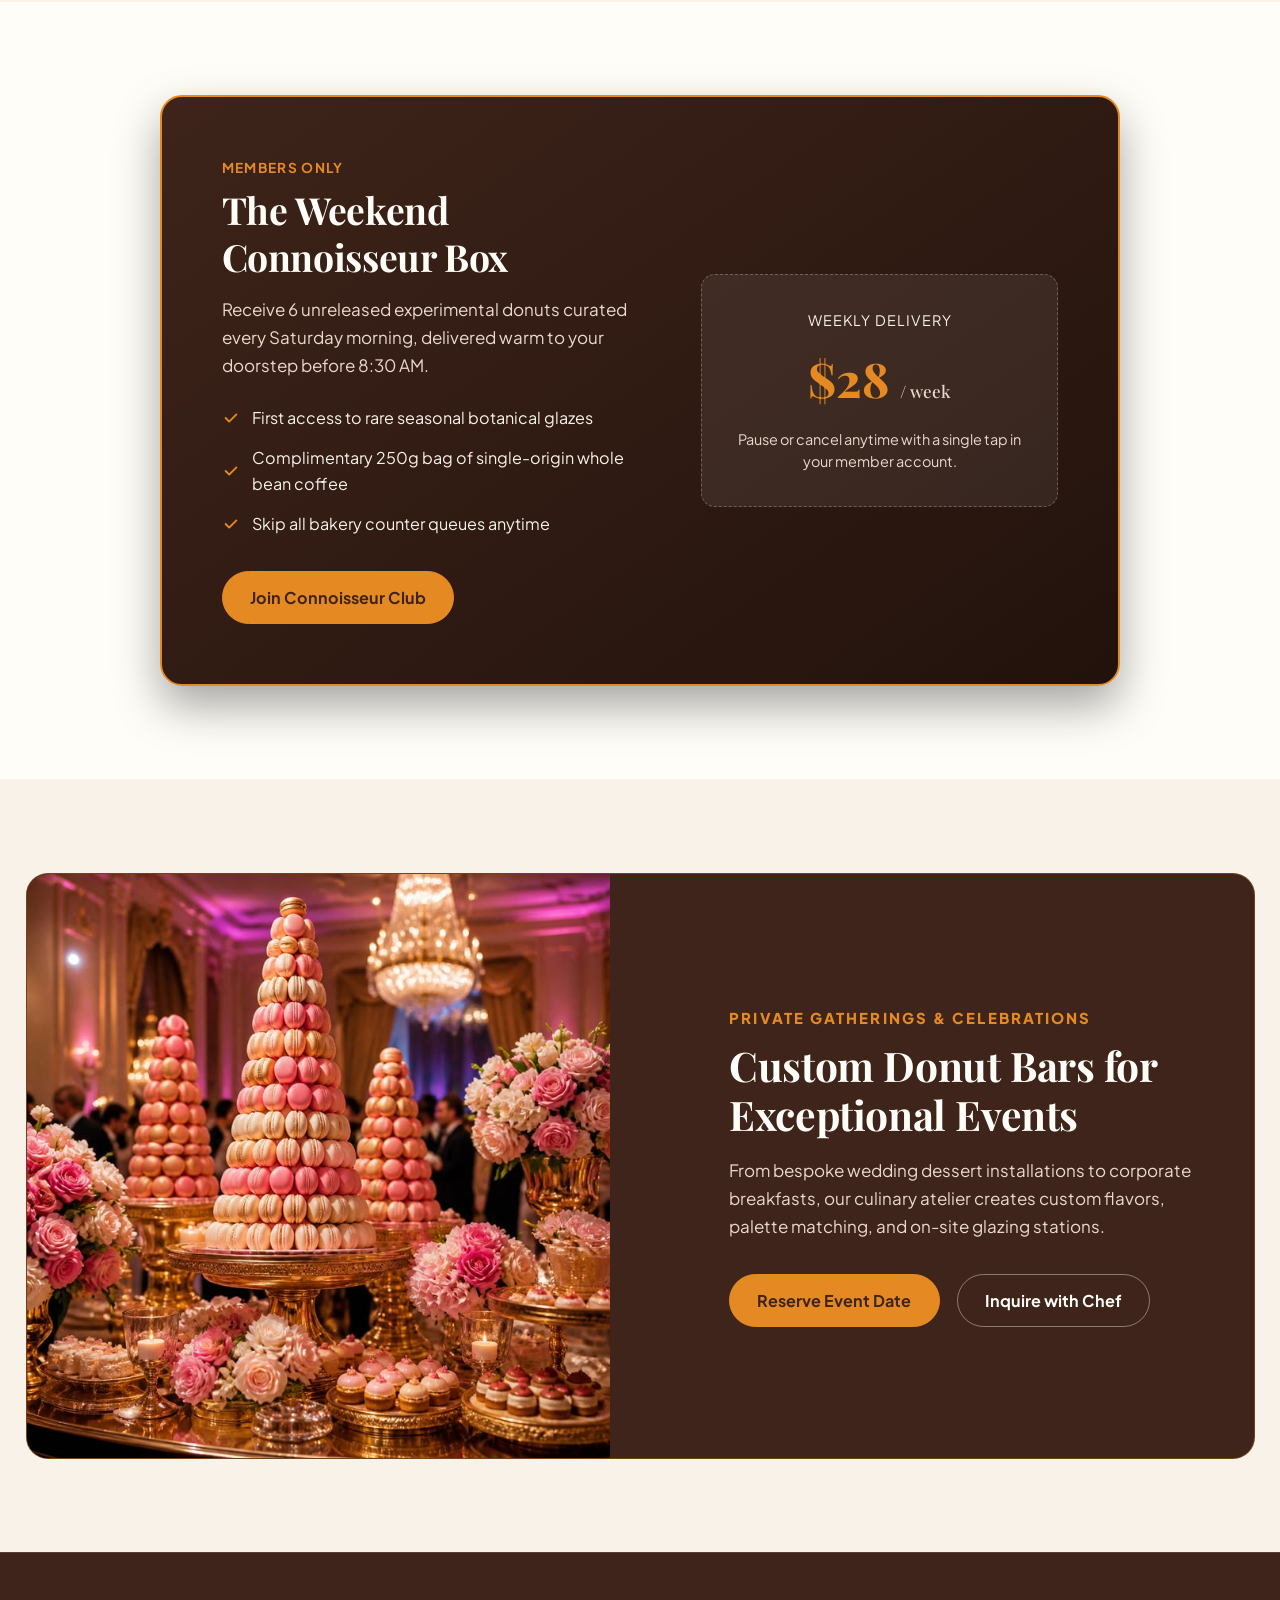
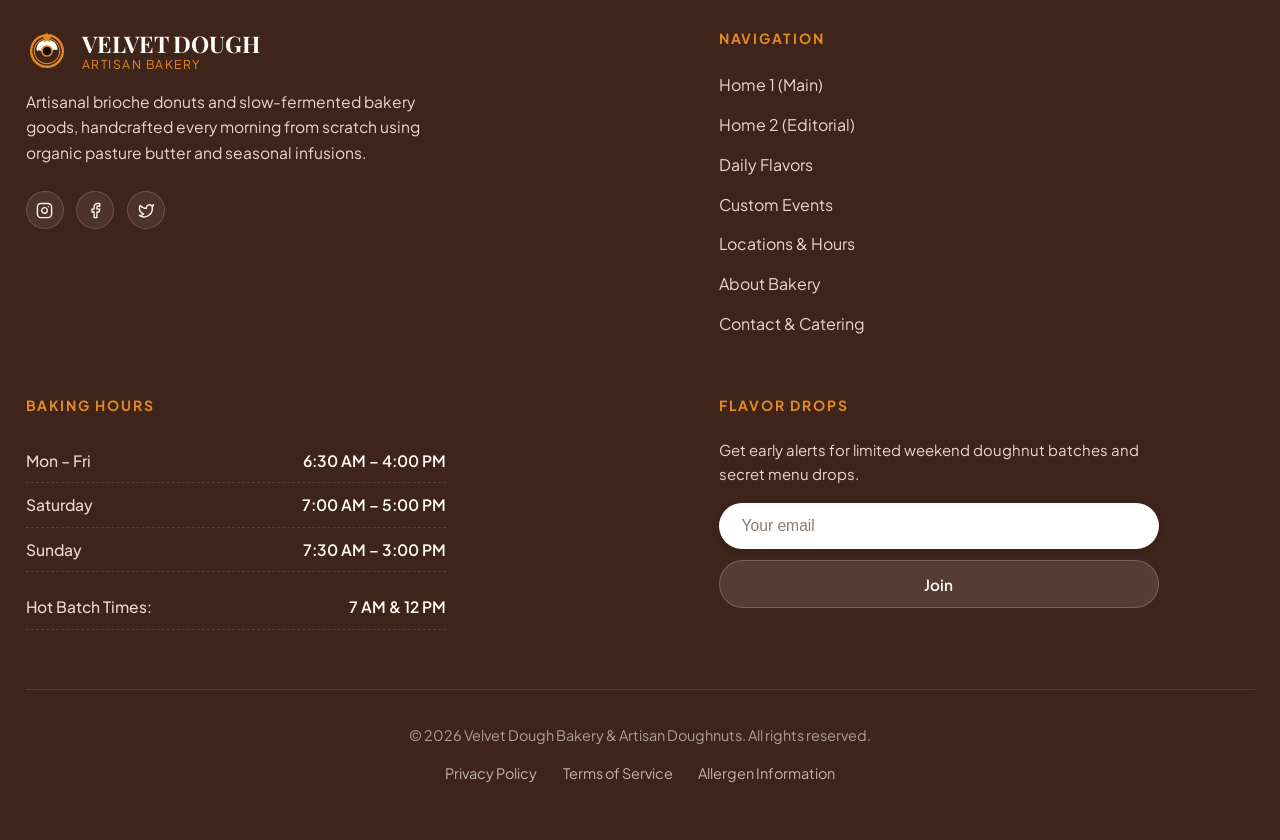
<file: home-2.html>
<!DOCTYPE html>
<html lang="en" dir="ltr" data-theme="light">

<head>
  <meta charset="UTF-8">
  <meta name="viewport" content="width=device-width, initial-scale=1.0">
  <title>The Atelier &amp; Hearth | Velvet Dough Editorial Bakery</title>
  <meta name="description"
    content="Discover Velvet Dough Atelier, where heirloom grains, cold-fermented brioche, and morning hearth baking converge into handcrafted edible art.">
  <link rel="icon" type="image/svg+xml" href="assets/images/favicon.svg">

  <!-- Core Design System CSS -->
  <link rel="stylesheet" href="assets/css/style.css">
  <link rel="stylesheet" href="assets/css/responsive.css">
</head>

<body>

  <!-- BRANDED GLOBAL LOADER -->
  <div id="global-loader" aria-label="Loading Velvet Dough Atelier">
    <div class="loader-donut-spinner"></div>
    <div class="loader-text">Velvet Dough</div>
  </div>

  <!-- FIXED SLIM HEADER -->
  <header class="site-header" id="main-header">
    <div class="site-container header-inner">

      <!-- Brand Logo + Identity (Clickable to Home 1) -->
      <a href="index.html" class="header-brand" aria-label="Velvet Dough Home">
        <div class="header-brand-icon">
          <svg viewBox="0 0 48 48" fill="none">
            <circle cx="24" cy="24" r="18" stroke="#E58A22" stroke-width="2.8" stroke-linecap="round"
              stroke-dasharray="2.5 1.5" />
            <circle cx="24" cy="24" r="14.5" fill="#3E241A" stroke="#E58A22" stroke-width="1.2" />
            <path
              d="M12 22C12 16 16.5 11 24 11C31.5 11 36 16 36 22C34.5 24 33 21 31 23C29 25 27.5 22 25.5 24C23.5 26 21.5 22.5 19.5 24C17.5 25.5 15.5 22 14 23.5C12.8 24.5 12 23 12 22Z"
              fill="#FFFDF8" />
            <circle cx="24" cy="24" r="5.8" fill="#140D09" stroke="#E58A22" stroke-width="1.8" />
            <path d="M24 2.5L25.8 6.5L30 7.2L26.8 10L27.6 14.2L24 12L20.4 14.2L21.2 10L18 7.2L22.2 6.5L24 2.5Z"
              fill="#E58A22" />
            <circle cx="16" cy="18" r="1.1" fill="#FFFDF8" />
            <circle cx="31" cy="17" r="1.1" fill="#FFFDF8" />
          </svg>
        </div>
        <div class="header-brand-text">
          <span class="header-brand-title">VELVET DOUGH</span>
          <span class="header-brand-sub">Artisan Bakery</span>
        </div>
      </a>

      <!-- Desktop Navigation: EXACTLY 6 PRIMARY ITEMS -->
      <nav class="header-nav" aria-label="Primary Navigation">
        <!-- 1. Home (Click-only Dropdown) -->
        <div class="nav-item-dropdown">
          <button class="dropdown-toggle active" id="homeDropdownBtn" aria-haspopup="true" aria-expanded="false"
            type="button">
            <span>Home</span>
            <svg viewBox="0 0 20 20" fill="currentColor" aria-hidden="true">
              <path fill-rule="evenodd"
                d="M5.23 7.21a.75.75 0 011.06.02L10 10.94l3.71-3.71a.75.75 0 111.06 1.06l-4.24 4.25a.75.75 0 01-1.06 0L5.21 8.27a.75.75 0 01.02-1.06z"
                clip-rule="evenodd" />
            </svg>
          </button>
          <div class="dropdown-menu" id="homeDropdownMenu" aria-labelledby="homeDropdownBtn">
            <a href="index.html" class="dropdown-link">Home 1 (Main)</a>
            <a href="home-2.html" class="dropdown-link active">Home 2 (Editorial)</a>
          </div>
        </div>

        <!-- 2. Menu -->
        <a href="menu.html" class="nav-link">Menu</a>

        <!-- 3. Custom Orders -->
        <a href="custom-orders.html" class="nav-link">Custom Orders</a>

        <!-- 4. Locations -->
        <a href="locations.html" class="nav-link">Locations</a>

        <!-- 5. About (Mandatory) -->
        <a href="about.html" class="nav-link">About</a>

        <!-- 6. Contact -->
        <a href="contact.html" class="nav-link">Contact</a>
      </nav>

      <!-- Desktop Header Controls: RTL, Dark Mode, Member Login -->
      <div class="header-actions">
        <div class="header-controls-pill">
          <button class="btn-control-icon rtl-toggle-btn" aria-label="Toggle Text Direction (RTL / LTR)"
            title="Toggle Direction (RTL / LTR)">
            <span class="rtl-toggle-text">RTL</span>
          </button>

          <button class="btn-control-icon theme-toggle-btn" aria-label="Toggle Dark Mode" title="Toggle Theme">
            <svg class="icon-sun" viewBox="0 0 24 24" fill="none" stroke="currentColor" stroke-width="2.2"
              stroke-linecap="round" stroke-linejoin="round" style="display:none;">
              <circle cx="12" cy="12" r="5" />
              <line x1="12" y1="1" x2="12" y2="3" />
              <line x1="12" y1="21" x2="12" y2="23" />
              <line x1="4.22" y1="4.22" x2="5.64" y2="5.64" />
              <line x1="18.36" y1="18.36" x2="19.78" y2="19.78" />
              <line x1="1" y1="12" x2="3" y2="12" />
              <line x1="21" y1="12" x2="23" y2="12" />
              <line x1="4.22" y1="19.78" x2="5.64" y2="18.36" />
              <line x1="18.36" y1="5.64" x2="19.78" y2="4.22" />
            </svg>
            <svg class="icon-moon" viewBox="0 0 24 24" fill="none" stroke="currentColor" stroke-width="2.2"
              stroke-linecap="round" stroke-linejoin="round">
              <path d="M21 12.79A9 9 0 1 1 11.21 3 7 7 0 0 0 21 12.79z" />
            </svg>
          </button>
        </div>

        <!-- Primary Header CTA: Order Online -->
        <a href="menu.html" class="btn-header-cta" aria-label="Order Online">
          <svg viewBox="0 0 24 24" fill="none" stroke="currentColor" stroke-width="2.2" stroke-linecap="round"
            stroke-linejoin="round">
            <path d="M6 2L3 6v14a2 2 0 0 0 2 2h14a2 2 0 0 0 2-2V6l-3-4z" />
            <line x1="3" y1="6" x2="21" y2="6" />
            <path d="M16 10a4 4 0 0 1-8 0" />
          </svg>
          <span>Order Online</span>
        </a>

        <button class="btn-menu-toggle" aria-label="Open Navigation Menu" type="button">
          <svg viewBox="0 0 24 24" fill="none" stroke="currentColor" stroke-width="2.2" stroke-linecap="round"
            stroke-linejoin="round">
            <line x1="3" y1="12" x2="21" y2="12" />
            <line x1="3" y1="6" x2="21" y2="6" />
            <line x1="3" y1="18" x2="21" y2="18" />
          </svg>
        </button>
      </div>

    </div>
  </header>

  <!-- MOBILE OFFCANVAS DRAWER -->
  <aside class="mobile-nav-drawer" id="mobileDrawer" aria-hidden="true">
    <div class="mobile-nav-panel">
      <div class="mobile-nav-header">
        <div class="header-brand">
          <div class="header-brand-icon">
            <svg viewBox="0 0 48 48" fill="none">
              <circle cx="24" cy="24" r="18" stroke="#E58A22" stroke-width="2.8" stroke-linecap="round"
                stroke-dasharray="2.5 1.5" />
              <circle cx="24" cy="24" r="14.5" fill="#3E241A" stroke="#E58A22" stroke-width="1.2" />
              <path
                d="M12 22C12 16 16.5 11 24 11C31.5 11 36 16 36 22C34.5 24 33 21 31 23C29 25 27.5 22 25.5 24C23.5 26 21.5 22.5 19.5 24C17.5 25.5 15.5 22 14 23.5C12.8 24.5 12 23 12 22Z"
                fill="#FFFDF8" />
              <circle cx="24" cy="24" r="5.8" fill="#140D09" stroke="#E58A22" stroke-width="1.8" />
              <path d="M24 2.5L25.8 6.5L30 7.2L26.8 10L27.6 14.2L24 12L20.4 14.2L21.2 10L18 7.2L22.2 6.5L24 2.5Z"
                fill="#E58A22" />
            </svg>
          </div>
          <div class="header-brand-text">
            <span class="header-brand-title">VELVET DOUGH</span>
            <span class="header-brand-sub">Artisan Bakery</span>
          </div>
        </div>
        <button class="mobile-close-btn" aria-label="Close Navigation Menu" type="button">
          <svg viewBox="0 0 24 24" fill="none" stroke="currentColor" stroke-width="2" stroke-linecap="round"
            stroke-linejoin="round" style="width:20px;height:20px;">
            <line x1="18" y1="6" x2="6" y2="18" />
            <line x1="6" y1="6" x2="18" y2="18" />
          </svg>
        </button>
      </div>

      <nav class="mobile-nav-body">
        <div class="mobile-accordion-wrapper">
          <button class="mobile-accordion-toggle" type="button" aria-expanded="false">
            <span>Home</span>
            <svg viewBox="0 0 20 20" fill="currentColor">
              <path fill-rule="evenodd"
                d="M5.23 7.21a.75.75 0 011.06.02L10 10.94l3.71-3.71a.75.75 0 111.06 1.06l-4.24 4.25a.75.75 0 01-1.06 0L5.21 8.27a.75.75 0 01.02-1.06z"
                clip-rule="evenodd" />
            </svg>
          </button>
          <div class="mobile-accordion-content">
            <a href="index.html" class="mobile-sublink">Home 1 (Main)</a>
            <a href="home-2.html" class="mobile-sublink active">Home 2 (Editorial)</a>
          </div>
        </div>

        <a href="menu.html" class="mobile-nav-link">Menu</a>
        <a href="custom-orders.html" class="mobile-nav-link">Custom Orders</a>
        <a href="locations.html" class="mobile-nav-link">Locations</a>
        <a href="about.html" class="mobile-nav-link">About</a>
        <a href="contact.html" class="mobile-nav-link">Contact</a>
      </nav>

      <div class="mobile-nav-footer">
        <a href="menu.html" class="mobile-drawer-cta" aria-label="Order Online">
          <svg viewBox="0 0 24 24" fill="none" stroke="currentColor" stroke-width="2.2" stroke-linecap="round"
            stroke-linejoin="round" style="width:18px;height:18px;">
            <path d="M6 2L3 6v14a2 2 0 0 0 2 2h14a2 2 0 0 0 2-2V6l-3-4z" />
            <line x1="3" y1="6" x2="21" y2="6" />
            <path d="M16 10a4 4 0 0 1-8 0" />
          </svg>
          <span>Order Online</span>
        </a>
      </div>
    </div>
  </aside>

  <!-- ==========================================================================
       MAIN CONTENT: EXACTLY 6 MAIN CONTENT SECTIONS (HOME 2)
       ========================================================================== -->
  <main id="main-content">

    <!-- SECTION 1: THE ATELIER HEARTH HERO (Image in Background, Text on Top) -->
    <section class="home2-hero-section" id="atelier-hero">
      <div class="site-container">
        <div class="home2-hero-content">
          <div class="home2-hero-badge animate-float">
            <span>The Atelier Edition</span>
          </div>
          <h1 class="home2-hero-title">
            Where European Patisserie Meets <span>Artisan Brioche</span> Doughnuts.
          </h1>
          <p class="home2-hero-subtitle">
            An elevated culinary laboratory shaping organic stoneground flours, single-origin botanical spices, and slow
            hearth fermentation into decadent morning pastries.
          </p>

          <div class="home2-hero-actions">
            <a href="menu.html" class="btn-primary">View Seasonal Curations</a>
            <a href="custom-orders.html" class="btn-dark-secondary">Event Dessert Styling</a>
          </div>

          <!-- Glassmorphic Hearth Ticker Docked on Top of Background Image -->
          <div class="home2-hero-ticker reveal-scale-in">
            <div class="home2-ticker-item">
              <div class="home2-ticker-val">4°C</div>
              <div class="home2-ticker-label">Overnight Ferment Temp</div>
            </div>
            <div class="home2-ticker-item">
              <div class="home2-ticker-val">84%</div>
              <div class="home2-ticker-label">Cultured Butterfat</div>
            </div>
            <div class="home2-ticker-item">
              <div class="home2-ticker-val">200</div>
              <div class="home2-ticker-label">Handcrafted Batches Daily</div>
            </div>
          </div>
        </div>
      </div>
    </section>

    <!-- SECTION 2: 3-COLUMN EDITORIAL PILLARS (Category Curations) -->
    <section class="home2-pillars-section" id="curation-pillars">
      <div class="site-container">
        <div class="section-head">
          <span class="section-eyebrow">The Tri-Part Harmony</span>
          <h2 class="section-title">Three Architectural Foundations</h2>
          <p class="section-subtitle">
            Every creation in our bakery originates from one of three distinct dough techniques mastered by our
            patissiers.
          </p>
        </div>

        <div class="home2-pillars-grid">
          <!-- Pillar 1 -->
          <article class="home2-pillar-card">
            <div class="home2-pillar-media">
              <img src="assets/images/products/p9.jpg" alt="Powdered Brioche Bomboloni filled with custard"
                loading="lazy">
              <span class="home2-pillar-num">01</span>
            </div>
            <div class="home2-pillar-body">
              <h3 class="home2-pillar-title">Brioche Bomboloni</h3>
              <p class="home2-pillar-desc">
                Cloud-soft pillows injected with housemade infused curds, Madagascar chantilly, and slow-stewed orchard
                berry compotes.
              </p>
              <a href="menu.html" class="home2-pillar-link">
                <span>Explore Filled Menu</span>
                <svg viewBox="0 0 20 20" fill="currentColor" style="width:14px;height:14px;">
                  <path fill-rule="evenodd"
                    d="M7.21 14.77a.75.75 0 01.02-1.06L11.168 10 7.23 6.29a.75.75 0 111.04-1.08l4.5 4.25a.75.75 0 010 1.08l-4.5 4.25a.75.75 0 01-1.06-.02z"
                    clip-rule="evenodd" />
                </svg>
              </a>
            </div>
          </article>

          <!-- Pillar 2 -->
          <article class="home2-pillar-card">
            <div class="home2-pillar-media">
              <img src="assets/images/products/p10.jpg" alt="Laminated croissant pastry donut cruffin" loading="lazy">
              <span class="home2-pillar-num">02</span>
            </div>
            <div class="home2-pillar-body">
              <h3 class="home2-pillar-title">Laminated Cruffins</h3>
              <p class="home2-pillar-desc">
                Seventy-two micro-layers of laminated butter pastry, rolled in vanilla bean sugar and baked to shattered
                crispness.
              </p>
              <a href="menu.html" class="home2-pillar-link">
                <span>Explore Laminated Pastries</span>
                <svg viewBox="0 0 20 20" fill="currentColor" style="width:14px;height:14px;">
                  <path fill-rule="evenodd"
                    d="M7.21 14.77a.75.75 0 01.02-1.06L11.168 10 7.23 6.29a.75.75 0 111.04-1.08l4.5 4.25a.75.75 0 010 1.08l-4.5 4.25a.75.75 0 01-1.06-.02z"
                    clip-rule="evenodd" />
                </svg>
              </a>
            </div>
          </article>

          <!-- Pillar 3 -->
          <article class="home2-pillar-card">
            <div class="home2-pillar-media">
              <img src="assets/images/products/p11.jpg" alt="French cruller pastry ring with honey citrus glaze"
                loading="lazy">
              <span class="home2-pillar-num">03</span>
            </div>
            <div class="home2-pillar-body">
              <h3 class="home2-pillar-title">Botanical Crullers</h3>
              <p class="home2-pillar-desc">
                Fluted choux pastry fried to honeycomb lightness, dressed in cold-pressed bergamot honey, lavender
                sugar, and sea salt.
              </p>
              <a href="menu.html" class="home2-pillar-link">
                <span>Explore Specialty Rings</span>
                <svg viewBox="0 0 20 20" fill="currentColor" style="width:14px;height:14px;">
                  <path fill-rule="evenodd"
                    d="M7.21 14.77a.75.75 0 01.02-1.06L11.168 10 7.23 6.29a.75.75 0 111.04-1.08l4.5 4.25a.75.75 0 010 1.08l-4.5 4.25a.75.75 0 01-1.06-.02z"
                    clip-rule="evenodd" />
                </svg>
              </a>
            </div>
          </article>
        </div>
      </div>
    </section>

    <!-- SECTION 3: GRAIN & TERROIR ORIGIN -->
    <section class="home2-grain-section" id="grain-origin">
      <div class="site-container">
        <div class="home2-grain-grid">
          <div>
            <span class="section-eyebrow">Provenance & Terroir</span>
            <h2 class="section-title">The Grain Mill Commitment</h2>
            <p style="font-size:1.05rem;color:var(--text-muted);line-height:1.65;margin-bottom:1.5rem;">
              We refuse pre-mixed factory flours. Our wheat berries are sourced directly from sustainable Pacific
              Northwest family farms and stoneground on granitic millstones within 48 hours of mixing.
            </p>
            <div class="home2-grain-points">
              <div class="home2-grain-point-item">
                <h4>Single-Farm Wheat</h4>
                <p>Preserves vital germ oils and natural hazelnut aroma.</p>
              </div>
              <div class="home2-grain-point-item">
                <h4>Pasture Butter</h4>
                <p>Grass-fed Normandy cream churned with natural cultures.</p>
              </div>
            </div>
          </div>

          <div class="home2-terroir-banner">
            <div class="home2-terroir-stamp">
              <svg viewBox="0 0 24 24" fill="none" stroke="currentColor" stroke-width="2">
                <circle cx="12" cy="12" r="10" />
                <path d="M12 6v12M8 10l4-4 4 4" />
              </svg>
            </div>
            <h3 style="font-size:1.6rem;color:#FFFDF8;margin-bottom:0.75rem;">100% Unbleached & Non-GMO</h3>
            <p style="font-size:0.95rem;color:var(--color-beige);line-height:1.6;margin-bottom:1.75rem;">
              Certified organic, slow sourdough starter cultures dating back to 2018, and pure botanical sugar extracts.
            </p>
            <a href="about.html" class="btn-primary">Read The Full Farm Story</a>
          </div>
        </div>
      </div>
    </section>

    <!-- SECTION 4: MORNING FEAST MOSAIC (Visual Gallery) -->
    <section class="home2-mosaic-section" id="morning-mosaic">
      <div class="site-container">
        <div class="section-head">
          <span class="section-eyebrow">Visual Gallery</span>
          <h2 class="section-title">The Morning Counter at Dawn</h2>
          <p class="section-subtitle">
            A glimpse into the daily ritual: steam from our copper kettles, freshly pulled double shots, and trays of
            warm brioche.
          </p>
        </div>

        <div class="home2-mosaic-grid">
          <!-- Mosaic 1 -->
          <div class="home2-mosaic-item">
            <img src="assets/images/gallery/p12.jpg" alt="Barista pouring oat milk flat white next to a glazed donut"
              loading="lazy">
            <div class="home2-mosaic-caption">Artisan Roast & Donut Pairing</div>
          </div>

          <!-- Mosaic 2 -->
          <div class="home2-mosaic-item">
            <img src="assets/images/gallery/p13.jpg" alt="Bakery glass display filled with gourmet morning pastries"
              loading="lazy">
            <div class="home2-mosaic-caption">The Morning Display Case</div>
          </div>

          <!-- Mosaic 3 -->
          <div class="home2-mosaic-item">
            <img src="assets/images/gallery/p14.jpg" alt="Golden fried brioche donuts dusted with powdered sugar"
              loading="lazy">
            <div class="home2-mosaic-caption">Golden Batch Out of Oven</div>
          </div>
        </div>
      </div>
    </section>

    <!-- SECTION 5: WEEKEND CONNOISSEUR CLUB (Subscription Box) -->
    <section class="home2-club-section" id="weekend-club">
      <div class="site-container">
        <div class="home2-club-card">
          <div>
            <span
              style="font-size:0.8rem;font-weight:700;letter-spacing:0.1em;text-transform:uppercase;color:var(--color-accent);display:block;margin-bottom:0.5rem;">
              Members Only
            </span>
            <h2 class="home2-box-title">The Weekend Connoisseur Box</h2>
            <p style="font-size:1rem;color:var(--color-beige);line-height:1.65;">
              Receive 6 unreleased experimental donuts curated every Saturday morning, delivered warm to your doorstep
              before 8:30 AM.
            </p>
            <ul class="home2-club-perks">
              <li class="home2-club-perk-item">
                <svg viewBox="0 0 20 20" fill="currentColor">
                  <path fill-rule="evenodd"
                    d="M16.707 5.293a1 1 0 010 1.414l-8 8a1 1 0 01-1.414 0l-4-4a1 1 0 011.414-1.414L8 12.586l7.293-7.293a1 1 0 011.414 0z"
                    clip-rule="evenodd" />
                </svg>
                <span>First access to rare seasonal botanical glazes</span>
              </li>
              <li class="home2-club-perk-item">
                <svg viewBox="0 0 20 20" fill="currentColor">
                  <path fill-rule="evenodd"
                    d="M16.707 5.293a1 1 0 010 1.414l-8 8a1 1 0 01-1.414 0l-4-4a1 1 0 011.414-1.414L8 12.586l7.293-7.293a1 1 0 011.414 0z"
                    clip-rule="evenodd" />
                </svg>
                <span>Complimentary 250g bag of single-origin whole bean coffee</span>
              </li>
              <li class="home2-club-perk-item">
                <svg viewBox="0 0 20 20" fill="currentColor">
                  <path fill-rule="evenodd"
                    d="M16.707 5.293a1 1 0 010 1.414l-8 8a1 1 0 01-1.414 0l-4-4a1 1 0 011.414-1.414L8 12.586l7.293-7.293a1 1 0 011.414 0z"
                    clip-rule="evenodd" />
                </svg>
                <span>Skip all bakery counter queues anytime</span>
              </li>
            </ul>
            <a href="contact.html" class="btn-primary">Join Connoisseur Club</a>
          </div>

          <div class="home2-club-box-preview">
            <span
              style="font-size:0.85rem;color:var(--color-cream);text-transform:uppercase;letter-spacing:0.08em;display:block;margin-bottom:0.5rem;">
              Weekly Delivery
            </span>
            <div class="home2-club-price">$28 <span>/ week</span></div>
            <p style="font-size:0.85rem;color:var(--color-beige);margin-top:0.75rem;line-height:1.5;">
              Pause or cancel anytime with a single tap in your member account.
            </p>
          </div>
        </div>
      </div>
    </section>

    <!-- SECTION 6: GRAND ATELIER PRE-ORDER CTA (Strict Rule: Last Section is CTA) -->
    <section class="home2-cta-section" id="atelier-cta">
      <div class="site-container">
        <div class="home2-cta-grid">
          <div class="home2-cta-media">
            <img src="assets/images/sections/p15.jpg"
              alt="Artisan event dessert display with towers of glazed pastries and floral accents" loading="lazy">
          </div>

          <div class="home2-cta-content">
            <span class="section-eyebrow" style="color:var(--color-accent);">Private Gatherings & Celebrations</span>
            <h2 class="home2-cta-title">Custom Donut Bars for Exceptional Events</h2>
            <p class="home2-cta-desc">
              From bespoke wedding dessert installations to corporate breakfasts, our culinary atelier creates custom
              flavors, palette matching, and on-site glazing stations.
            </p>
            <div style="display:flex;gap:1rem;flex-wrap:wrap;">
              <a href="custom-orders.html" class="btn-primary">Reserve Event Date</a>
              <a href="contact.html" class="btn-dark-secondary">Inquire with Chef</a>
            </div>
          </div>
        </div>
      </div>
    </section>

  </main>

  <!-- SHARED FOOTER -->
  <footer class="site-footer">
    <div class="site-container">
      <div class="footer-grid">
        <!-- Col 1: Brand Info -->
        <div>
          <a href="index.html" class="footer-brand" aria-label="Velvet Dough Home">
            <div class="footer-brand-icon">
              <svg viewBox="0 0 48 48" fill="none">
                <circle cx="24" cy="24" r="18" stroke="#E58A22" stroke-width="2.8" stroke-linecap="round"
                  stroke-dasharray="2.5 1.5" />
                <circle cx="24" cy="24" r="14.5" fill="#3E241A" stroke="#E58A22" stroke-width="1.2" />
                <path
                  d="M12 22C12 16 16.5 11 24 11C31.5 11 36 16 36 22C34.5 24 33 21 31 23C29 25 27.5 22 25.5 24C23.5 26 21.5 22.5 19.5 24C17.5 25.5 15.5 22 14 23.5C12.8 24.5 12 23 12 22Z"
                  fill="#FFFDF8" />
                <circle cx="24" cy="24" r="5.8" fill="#140D09" stroke="#E58A22" stroke-width="1.8" />
                <path d="M24 2.5L25.8 6.5L30 7.2L26.8 10L27.6 14.2L24 12L20.4 14.2L21.2 10L18 7.2L22.2 6.5L24 2.5Z"
                  fill="#E58A22" />
                <circle cx="16" cy="18" r="1.1" fill="#FFFDF8" />
                <circle cx="31" cy="17" r="1.1" fill="#FFFDF8" />
              </svg>
            </div>
            <div class="footer-brand-text">
              <span class="footer-brand-title">VELVET DOUGH</span>
              <span class="footer-brand-sub">Artisan Bakery</span>
            </div>
          </a>
          <p class="footer-brand-desc">
            Artisanal brioche donuts and slow-fermented bakery goods, handcrafted every morning from scratch using
            organic pasture butter and seasonal infusions.
          </p>
          <div class="footer-social-links">
            <a href="#" class="footer-social-btn" aria-label="Instagram">
              <svg viewBox="0 0 24 24" fill="none" stroke="currentColor" stroke-width="2" stroke-linecap="round"
                stroke-linejoin="round">
                <rect x="2" y="2" width="20" height="20" rx="5" ry="5" />
                <path d="M16 11.37A4 4 0 1 1 12.63 8 4 4 0 0 1 16 11.37z" />
                <line x1="17.5" y1="6.5" x2="17.51" y2="6.5" />
              </svg>
            </a>
            <a href="#" class="footer-social-btn" aria-label="Facebook">
              <svg viewBox="0 0 24 24" fill="none" stroke="currentColor" stroke-width="2" stroke-linecap="round"
                stroke-linejoin="round">
                <path d="M18 2h-3a5 5 0 0 0-5 5v3H7v4h3v8h4v-8h3l1-4h-4V7a1 1 0 0 1 1-1h3z" />
              </svg>
            </a>
            <a href="#" class="footer-social-btn" aria-label="Twitter / X">
              <svg viewBox="0 0 24 24" fill="none" stroke="currentColor" stroke-width="2" stroke-linecap="round"
                stroke-linejoin="round">
                <path
                  d="M22 4s-.7 2.1-2 3.4c1.6 10-9.4 17.3-18 11.6 2.2.1 4.4-.6 6-2C3 15.5.5 9.6 3 5c2.2 2.6 5.6 4.1 9 4-.9-4.2 4-6.6 7-3.8 1.1 0 3-1.2 3-1.2z" />
              </svg>
            </a>
          </div>
        </div>

        <!-- Col 2: Navigation -->
        <div>
          <h4 class="footer-col-title">Navigation</h4>
          <ul class="footer-nav-list">
            <li><a href="index.html" class="footer-nav-link">Home 1 (Main)</a></li>
            <li><a href="home-2.html" class="footer-nav-link">Home 2 (Editorial)</a></li>
            <li><a href="menu.html" class="footer-nav-link">Daily Flavors</a></li>
            <li><a href="custom-orders.html" class="footer-nav-link">Custom Events</a></li>
            <li><a href="locations.html" class="footer-nav-link">Locations &amp; Hours</a></li>
            <li><a href="about.html" class="footer-nav-link">About Bakery</a></li>
            <li><a href="contact.html" class="footer-nav-link">Contact &amp; Catering</a></li>
          </ul>
        </div>

        <!-- Col 3: Hours -->
        <div>
          <h4 class="footer-col-title">Baking Hours</h4>
          <div class="footer-hours-item">
            <span>Mon – Fri</span>
            <span>6:30 AM – 4:00 PM</span>
          </div>
          <div class="footer-hours-item">
            <span>Saturday</span>
            <span>7:00 AM – 5:00 PM</span>
          </div>
          <div class="footer-hours-item">
            <span>Sunday</span>
            <span>7:30 AM – 3:00 PM</span>
          </div>
          <div class="footer-hours-item" style="margin-top:0.75rem;">
            <span>Hot Batch Times:</span>
            <span>7 AM & 12 PM</span>
          </div>
        </div>

        <!-- Col 4: Newsletter -->
        <div>
          <h4 class="footer-col-title">Flavor Drops</h4>
          <p style="font-size:0.88rem;color:var(--color-beige);margin-bottom:1rem;">
            Get early alerts for limited weekend doughnut batches and secret menu drops.
          </p>
          <form onsubmit="event.preventDefault(); alert('Subscribed to Velvet Dough alerts!');"
            style="display:flex;gap:0.5rem;flex-wrap:wrap;">
            <input type="email" placeholder="Your email" required
              style="flex:1;min-width:160px;padding:0.6rem 0.85rem;background:rgba(248,242,232,0.1);border:1px solid rgba(234,216,204,0.25);border-radius:var(--radius-full);color:#FFFDF8;font-size:0.88rem;outline:none;">
            <button type="submit" class="btn-primary" style="padding:0.6rem 1.1rem;font-size:0.85rem;">Join</button>
          </form>
        </div>
      </div>

      <!-- Footer Bottom -->
      <div class="footer-bottom">
        <div>&copy; 2026 Velvet Dough Bakery &amp; Artisan Doughnuts. All rights reserved.</div>
        <div class="footer-legal-links">
          <a href="#" class="footer-nav-link">Privacy Policy</a>
          <a href="#" class="footer-nav-link">Terms of Service</a>
          <a href="#" class="footer-nav-link">Allergen Information</a>
        </div>
      </div>
    </div>
  </footer>

  <!-- SCROLL TO TOP -->
  <button class="btn-scroll-top" aria-label="Scroll to top" type="button">
    <svg viewBox="0 0 24 24" fill="none" stroke="currentColor" stroke-width="2.5" stroke-linecap="round"
      stroke-linejoin="round">
      <polyline points="18 15 12 9 6 15" />
    </svg>
  </button>

  <!-- Core JavaScript -->
  <script src="assets/js/main.js"></script>
</body>

</html>
</file>
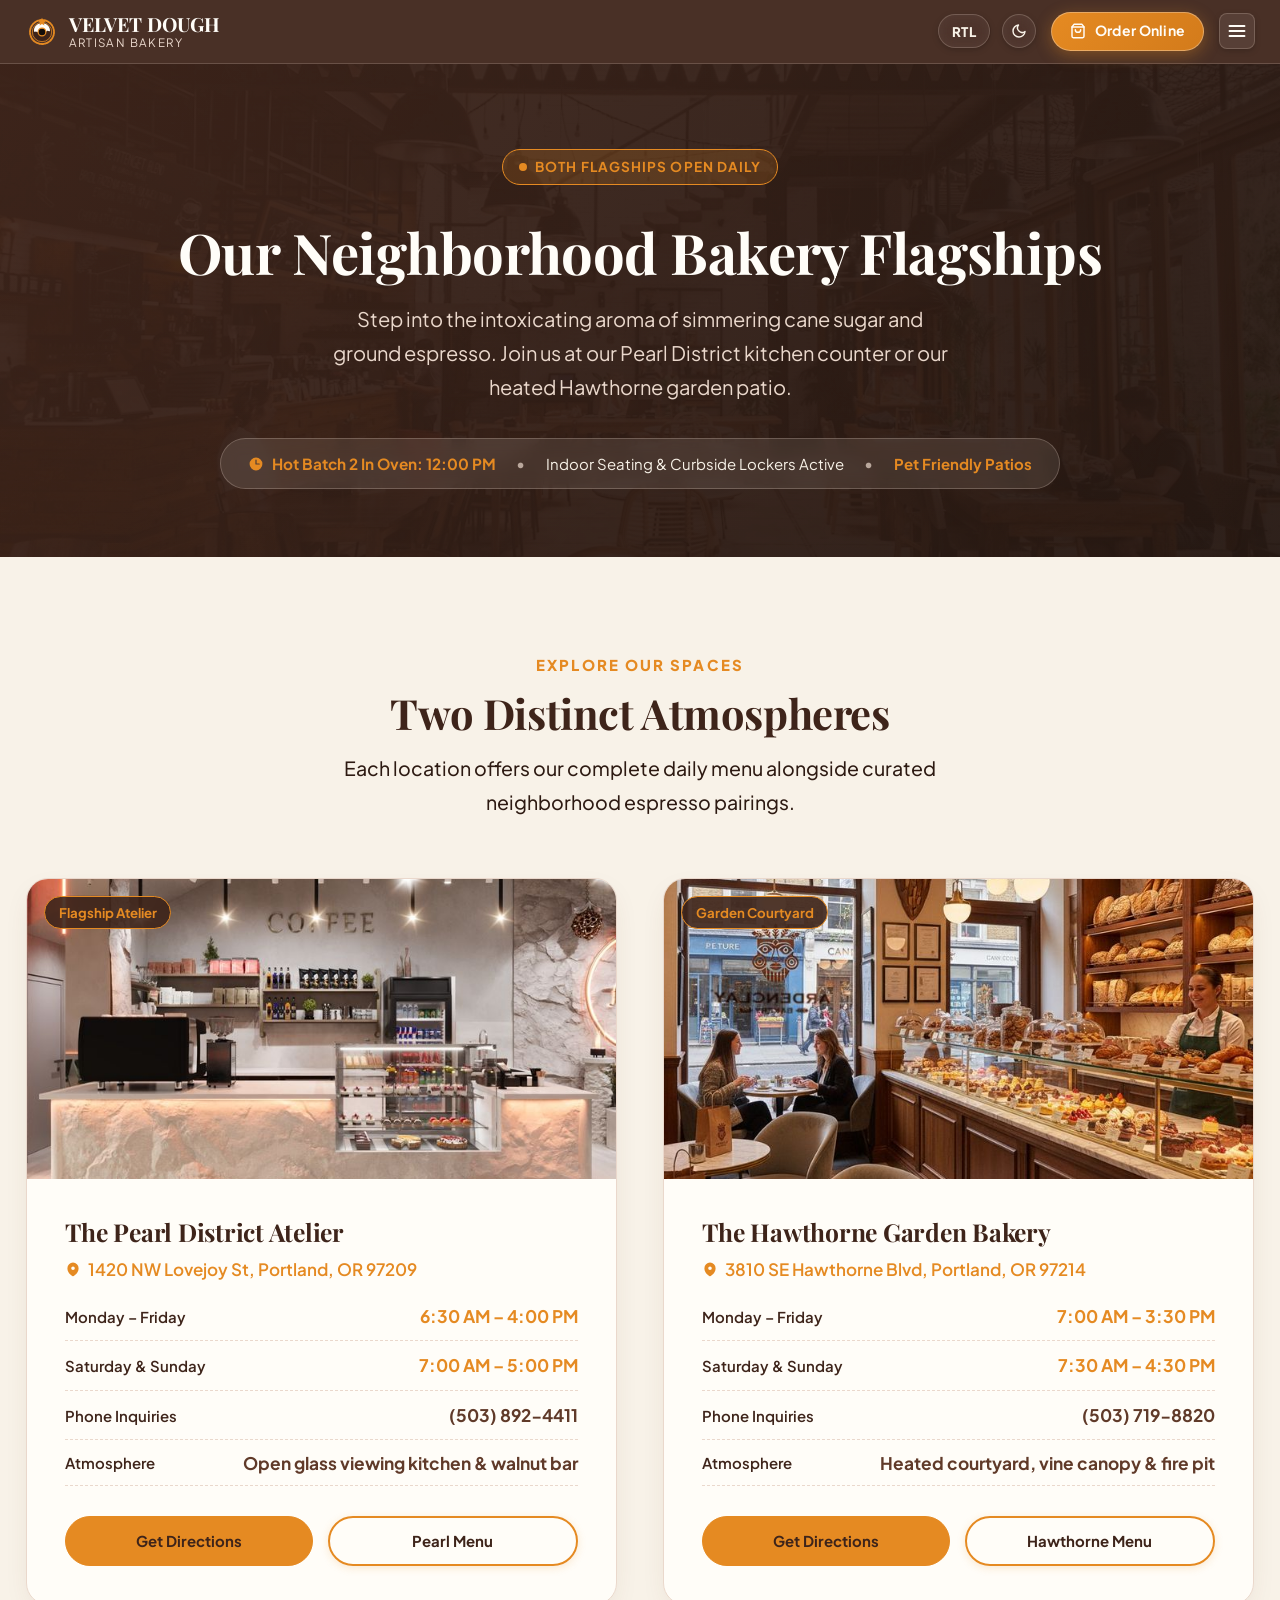
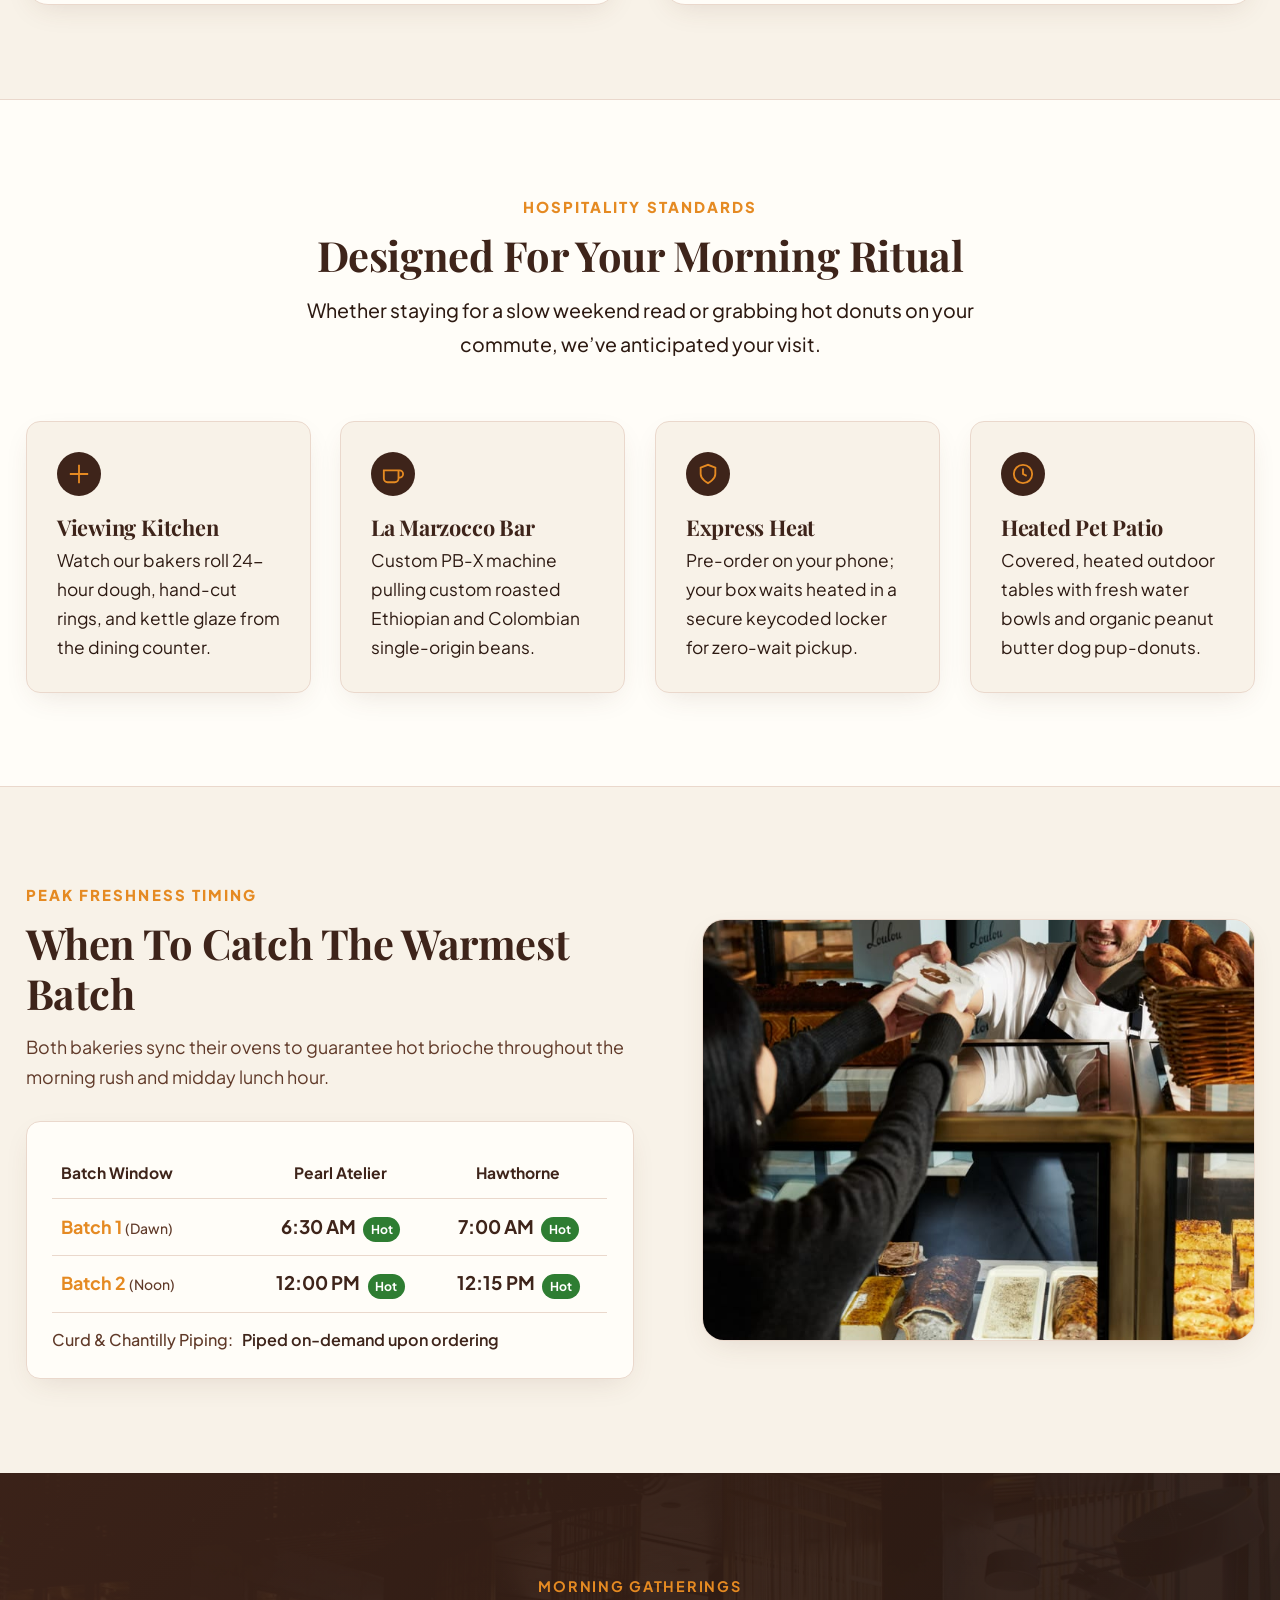
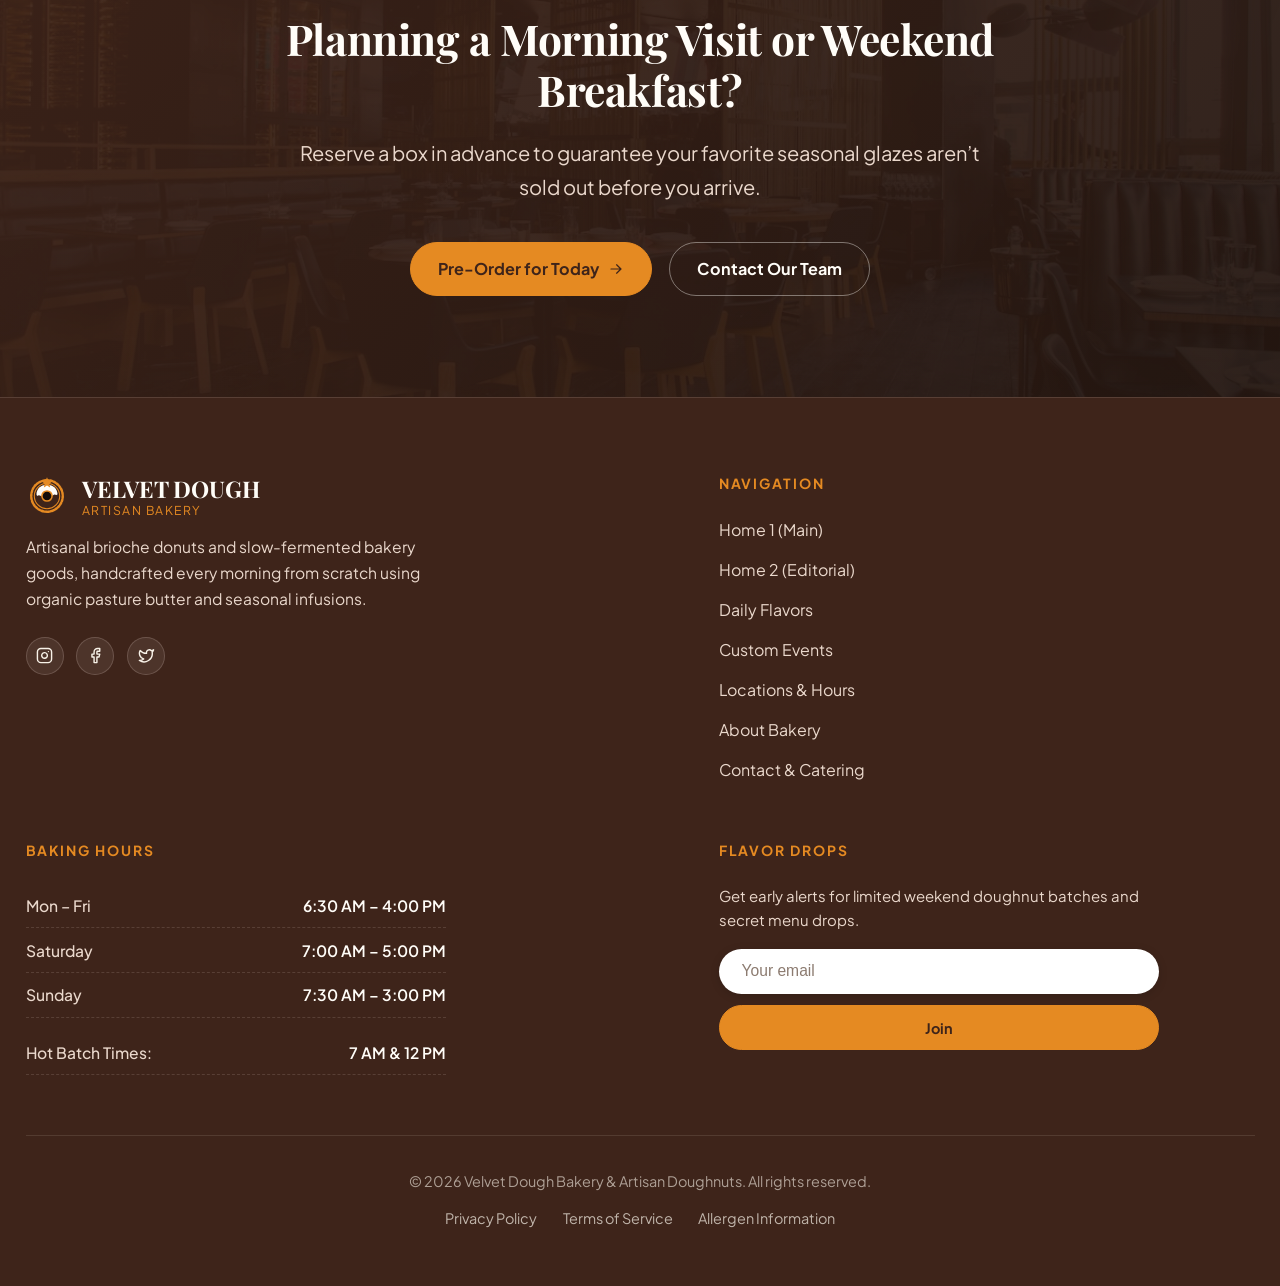
<file: locations.html>
<!DOCTYPE html>
<html lang="en" dir="ltr" data-theme="light">

<head>
  <meta charset="UTF-8">
  <meta name="viewport" content="width=device-width, initial-scale=1.0">
  <title>Bakery Locations & Hours | Velvet Dough Artisan Bakeries</title>
  <meta name="description"
    content="Visit Velvet Dough at our Pearl District Atelier & Espresso Bar or our Hawthorne Garden Courtyard. Fresh hot batches baked at 7:00 AM & 12:00 PM daily.">

  <!-- Core Design System CSS -->
  <link rel="icon" type="image/svg+xml" href="assets/images/favicon.svg">
  <link rel="stylesheet" href="assets/css/style.css">
  <link rel="stylesheet" href="assets/css/responsive.css">
</head>

<body>

  <!-- BRANDED GLOBAL LOADER -->
  <div id="global-loader" aria-label="Loading Velvet Dough Locations">
    <div class="loader-donut-spinner"></div>
    <div class="loader-text">Velvet Dough</div>
  </div>

  <!-- FIXED SLIM HEADER -->
  <header class="site-header" id="main-header">
    <div class="site-container header-inner">

      <!-- Brand Logo + Identity -->
      <a href="index.html" class="header-brand" aria-label="Velvet Dough Home">
        <div class="header-brand-icon">
          <svg viewBox="0 0 48 48" fill="none">
            <circle cx="24" cy="24" r="18" stroke="#E58A22" stroke-width="2.8" stroke-linecap="round"
              stroke-dasharray="2.5 1.5" />
            <circle cx="24" cy="24" r="14.5" fill="#3E241A" stroke="#E58A22" stroke-width="1.2" />
            <path
              d="M12 22C12 16 16.5 11 24 11C31.5 11 36 16 36 22C34.5 24 33 21 31 23C29 25 27.5 22 25.5 24C23.5 26 21.5 22.5 19.5 24C17.5 25.5 15.5 22 14 23.5C12.8 24.5 12 23 12 22Z"
              fill="#FFFDF8" />
            <circle cx="24" cy="24" r="5.8" fill="#140D09" stroke="#E58A22" stroke-width="1.8" />
            <path d="M24 2.5L25.8 6.5L30 7.2L26.8 10L27.6 14.2L24 12L20.4 14.2L21.2 10L18 7.2L22.2 6.5L24 2.5Z"
              fill="#E58A22" />
            <circle cx="16" cy="18" r="1.1" fill="#FFFDF8" />
            <circle cx="31" cy="17" r="1.1" fill="#FFFDF8" />
          </svg>
        </div>
        <div class="header-brand-text">
          <span class="header-brand-title">VELVET DOUGH</span>
          <span class="header-brand-sub">Artisan Bakery</span>
        </div>
      </a>

      <!-- Desktop Navigation: EXACTLY 6 PRIMARY ITEMS -->
      <nav class="header-nav" aria-label="Primary Navigation">
        <!-- 1. Home (Click-only Dropdown) -->
        <div class="nav-item-dropdown">
          <button class="dropdown-toggle" id="homeDropdownBtn" aria-haspopup="true" aria-expanded="false" type="button">
            <span>Home</span>
            <svg viewBox="0 0 20 20" fill="currentColor" aria-hidden="true">
              <path fill-rule="evenodd"
                d="M5.23 7.21a.75.75 0 011.06.02L10 10.94l3.71-3.71a.75.75 0 111.06 1.06l-4.24 4.25a.75.75 0 01-1.06 0L5.21 8.27a.75.75 0 01.02-1.06z"
                clip-rule="evenodd" />
            </svg>
          </button>
          <div class="dropdown-menu" id="homeDropdownMenu" aria-labelledby="homeDropdownBtn">
            <a href="index.html" class="dropdown-link">Home 1 (Main)</a>
            <a href="home-2.html" class="dropdown-link">Home 2 (Editorial)</a>
          </div>
        </div>

        <!-- 2. Menu -->
        <a href="menu.html" class="nav-link">Menu</a>

        <!-- 3. Custom Orders -->
        <a href="custom-orders.html" class="nav-link">Custom Orders</a>

        <!-- 4. Locations (Active) -->
        <a href="locations.html" class="nav-link active">Locations</a>

        <!-- 5. About (Mandatory) -->
        <a href="about.html" class="nav-link">About</a>

        <!-- 6. Contact -->
        <a href="contact.html" class="nav-link">Contact</a>
      </nav>

      <!-- Desktop Header Controls: RTL, Dark Mode, Member Login -->
      <div class="header-actions">
        <div class="header-controls-pill">
          <button class="btn-control-icon rtl-toggle-btn" aria-label="Toggle Text Direction (RTL / LTR)"
            title="Toggle Direction (RTL / LTR)">
            <span class="rtl-toggle-text">RTL</span>
          </button>

          <button class="btn-control-icon theme-toggle-btn" aria-label="Toggle Dark Mode" title="Toggle Theme">
            <svg class="icon-sun" viewBox="0 0 24 24" fill="none" stroke="currentColor" stroke-width="2.2"
              stroke-linecap="round" stroke-linejoin="round" style="display:none;">
              <circle cx="12" cy="12" r="5" />
              <line x1="12" y1="1" x2="12" y2="3" />
              <line x1="12" y1="21" x2="12" y2="23" />
              <line x1="4.22" y1="4.22" x2="5.64" y2="5.64" />
              <line x1="18.36" y1="18.36" x2="19.78" y2="19.78" />
              <line x1="1" y1="12" x2="3" y2="12" />
              <line x1="21" y1="12" x2="23" y2="12" />
              <line x1="4.22" y1="19.78" x2="5.64" y2="18.36" />
              <line x1="18.36" y1="5.64" x2="19.78" y2="4.22" />
            </svg>
            <svg class="icon-moon" viewBox="0 0 24 24" fill="none" stroke="currentColor" stroke-width="2.2"
              stroke-linecap="round" stroke-linejoin="round">
              <path d="M21 12.79A9 9 0 1 1 11.21 3 7 7 0 0 0 21 12.79z" />
            </svg>
          </button>
        </div>

        <!-- Primary Header CTA: Order Online -->
        <a href="menu.html" class="btn-header-cta" aria-label="Order Online">
          <svg viewBox="0 0 24 24" fill="none" stroke="currentColor" stroke-width="2.2" stroke-linecap="round"
            stroke-linejoin="round">
            <path d="M6 2L3 6v14a2 2 0 0 0 2 2h14a2 2 0 0 0 2-2V6l-3-4z" />
            <line x1="3" y1="6" x2="21" y2="6" />
            <path d="M16 10a4 4 0 0 1-8 0" />
          </svg>
          <span>Order Online</span>
        </a>

        <button class="btn-menu-toggle" aria-label="Open Navigation Menu" type="button">
          <svg viewBox="0 0 24 24" fill="none" stroke="currentColor" stroke-width="2.2" stroke-linecap="round"
            stroke-linejoin="round">
            <line x1="3" y1="12" x2="21" y2="12" />
            <line x1="3" y1="6" x2="21" y2="6" />
            <line x1="3" y1="18" x2="21" y2="18" />
          </svg>
        </button>
      </div>

    </div>
  </header>

  <!-- MOBILE OFFCANVAS DRAWER -->
  <aside class="mobile-nav-drawer" id="mobileDrawer" aria-hidden="true">
    <div class="mobile-nav-panel">
      <div class="mobile-nav-header">
        <a href="index.html" class="header-brand">
          <div class="header-brand-icon">
            <svg viewBox="0 0 48 48" fill="none">
              <circle cx="24" cy="24" r="18" stroke="#E58A22" stroke-width="2.8" stroke-linecap="round"
                stroke-dasharray="2.5 1.5" />
              <circle cx="24" cy="24" r="14.5" fill="#3E241A" stroke="#E58A22" stroke-width="1.2" />
              <path
                d="M12 22C12 16 16.5 11 24 11C31.5 11 36 16 36 22C34.5 24 33 21 31 23C29 25 27.5 22 25.5 24C23.5 26 21.5 22.5 19.5 24C17.5 25.5 15.5 22 14 23.5C12.8 24.5 12 23 12 22Z"
                fill="#FFFDF8" />
              <circle cx="24" cy="24" r="5.8" fill="#140D09" stroke="#E58A22" stroke-width="1.8" />
              <path d="M24 2.5L25.8 6.5L30 7.2L26.8 10L27.6 14.2L24 12L20.4 14.2L21.2 10L18 7.2L22.2 6.5L24 2.5Z"
                fill="#E58A22" />
            </svg>
          </div>
          <div class="header-brand-text">
            <span class="header-brand-title">VELVET DOUGH</span>
            <span class="header-brand-sub">Artisan Bakery</span>
          </div>
        </a>
        <button class="mobile-close-btn" aria-label="Close Navigation Menu" type="button">
          <svg viewBox="0 0 24 24" fill="none" stroke="currentColor" stroke-width="2" stroke-linecap="round"
            stroke-linejoin="round" style="width:20px;height:20px;">
            <line x1="18" y1="6" x2="6" y2="18" />
            <line x1="6" y1="6" x2="18" y2="18" />
          </svg>
        </button>
      </div>

      <nav class="mobile-nav-body">
        <div class="mobile-accordion-wrapper">
          <button class="mobile-accordion-toggle" type="button" aria-expanded="false">
            <span>Home</span>
            <svg viewBox="0 0 20 20" fill="currentColor">
              <path fill-rule="evenodd"
                d="M5.23 7.21a.75.75 0 011.06.02L10 10.94l3.71-3.71a.75.75 0 111.06 1.06l-4.24 4.25a.75.75 0 01-1.06 0L5.21 8.27a.75.75 0 01.02-1.06z"
                clip-rule="evenodd" />
            </svg>
          </button>
          <div class="mobile-accordion-content">
            <a href="index.html" class="mobile-sublink">Home 1 (Main)</a>
            <a href="home-2.html" class="mobile-sublink">Home 2 (Editorial)</a>
          </div>
        </div>

        <a href="menu.html" class="mobile-nav-link">Menu</a>
        <a href="custom-orders.html" class="mobile-nav-link">Custom Orders</a>
        <a href="locations.html" class="mobile-nav-link active">Locations</a>
        <a href="about.html" class="mobile-nav-link">About</a>
        <a href="contact.html" class="mobile-nav-link">Contact</a>
      </nav>

      <div class="mobile-nav-footer">
        <a href="menu.html" class="mobile-drawer-cta" aria-label="Order Online">
          <svg viewBox="0 0 24 24" fill="none" stroke="currentColor" stroke-width="2.2" stroke-linecap="round"
            stroke-linejoin="round" style="width:18px;height:18px;">
            <path d="M6 2L3 6v14a2 2 0 0 0 2 2h14a2 2 0 0 0 2-2V6l-3-4z" />
            <line x1="3" y1="6" x2="21" y2="6" />
            <path d="M16 10a4 4 0 0 1-8 0" />
          </svg>
          <span>Order Online</span>
        </a>
      </div>
    </div>
  </aside>

  <!-- ==========================================================================
       MAIN CONTENT: EXACTLY 5 MAIN CONTENT SECTIONS (INNER PAGE: LOCATIONS)
       ========================================================================== -->
  <main id="main-content">

    <!-- SECTION 1: STOREFRONT HERO & STATUS TICKER -->
    <section class="locations-hero-section" id="locations-hero">
      <div class="site-container">
        <span class="hero-badge" style="background:rgba(229,138,34,0.18);">
          <span class="hero-badge-dot"></span>
          <span>Both Flagships Open Daily</span>
        </span>
        <h1 class="locations-hero-title">
          Our Neighborhood Bakery Flagships
        </h1>
        <p class="locations-hero-lead">
          Step into the intoxicating aroma of simmering cane sugar and ground espresso. Join us at our Pearl District
          kitchen counter or our heated Hawthorne garden patio.
        </p>

        <div class="locations-status-ticker">
          <div class="status-ticker-badge">
            <svg viewBox="0 0 20 20" fill="currentColor" style="width:16px;height:16px;">
              <path fill-rule="evenodd"
                d="M10 18a8 8 0 100-16 8 8 0 000 16zm.75-13a.75.75 0 00-1.5 0v5c0 .414.336.75.75.75h4a.75.75 0 000-1.5h-3.25V5z"
                clip-rule="evenodd" />
            </svg>
            <span>Hot Batch 2 In Oven: 12:00 PM</span>
          </div>
          <span class="ticker-dot">•</span>
          <span class="ticker-item">Indoor Seating &amp; Curbside Lockers Active</span>
          <span class="ticker-dot">•</span>
          <span class="ticker-item ticker-highlight">Pet Friendly Patios</span>
        </div>
      </div>
    </section>

    <!-- SECTION 2: TWO FLAGSHIP BAKERIES (2 Architectural Cards) -->
    <section class="locations-cards-section" id="flagship-bakeries">
      <div class="site-container">
        <div class="section-head">
          <span class="section-eyebrow">Explore Our Spaces</span>
          <h2 class="section-title">Two Distinct Atmospheres</h2>
          <p class="section-subtitle">
            Each location offers our complete daily menu alongside curated neighborhood espresso pairings.
          </p>
        </div>

        <div class="locations-cards-grid">
          <!-- Location 1 -->
          <article class="location-card">
            <div class="location-media">
              <img src="assets/images/sections/p36.jpg"
                alt="Velvet Dough Pearl District Atelier interior with marble counter and espresso bar" loading="lazy">
              <span class="location-badge-pill">Flagship Atelier</span>
            </div>
            <div class="location-body">
              <h3 class="location-title">The Pearl District Atelier</h3>
              <div class="location-address">
                <svg viewBox="0 0 20 20" fill="currentColor" style="width:16px;height:16px;">
                  <path fill-rule="evenodd"
                    d="M9.69 18.933l.003.001C9.89 19.02 10 19 10 19s.11.02.308-.066l.002-.001.006-.003.018-.008a5.741 5.741 0 00.281-.14c.186-.096.446-.24.757-.433.62-.384 1.445-.966 2.274-1.765C15.302 14.988 17 12.493 17 9A7 7 0 103 9c0 3.492 1.698 5.988 3.355 7.584a13.731 13.731 0 002.273 1.765 11.776 11.776 0 001.04.574l.018.008.006.003zM10 11.25a2.25 2.25 0 100-4.5 2.25 2.25 0 000 4.5z"
                    clip-rule="evenodd" />
                </svg>
                <span>1420 NW Lovejoy St, Portland, OR 97209</span>
              </div>
              <ul class="location-details-list">
                <li class="location-detail-item">
                  <span class="detail-label">Monday – Friday</span>
                  <span class="detail-value detail-highlight">6:30 AM – 4:00 PM</span>
                </li>
                <li class="location-detail-item">
                  <span class="detail-label">Saturday &amp; Sunday</span>
                  <span class="detail-value detail-highlight">7:00 AM – 5:00 PM</span>
                </li>
                <li class="location-detail-item">
                  <span class="detail-label">Phone Inquiries</span>
                  <span class="detail-value">(503) 892-4411</span>
                </li>
                <li class="location-detail-item location-detail-atmosphere">
                  <span class="detail-label">Atmosphere</span>
                  <span class="detail-value">Open glass viewing kitchen &amp; walnut bar</span>
                </li>
              </ul>
              <div class="location-actions-row">
                <a href="https://maps.google.com" target="_blank" rel="noopener noreferrer" class="btn-primary"
                  style="flex:1;padding:0.65rem 1rem;font-size:0.88rem;">
                  Get Directions
                </a>
                <a href="menu.html" class="btn-secondary" style="flex:1;padding:0.65rem 1rem;font-size:0.88rem;">
                  Pearl Menu
                </a>
              </div>
            </div>
          </article>

          <!-- Location 2 -->
          <article class="location-card">
            <div class="location-media">
              <img src="assets/images/sections/p35.jpg"
                alt="Velvet Dough Hawthorne garden courtyard with outdoor seating and brick facade" loading="lazy">
              <span class="location-badge-pill">Garden Courtyard</span>
            </div>
            <div class="location-body">
              <h3 class="location-title">The Hawthorne Garden Bakery</h3>
              <div class="location-address">
                <svg viewBox="0 0 20 20" fill="currentColor" style="width:16px;height:16px;">
                  <path fill-rule="evenodd"
                    d="M9.69 18.933l.003.001C9.89 19.02 10 19 10 19s.11.02.308-.066l.002-.001.006-.003.018-.008a5.741 5.741 0 00.281-.14c.186-.096.446-.24.757-.433.62-.384 1.445-.966 2.274-1.765C15.302 14.988 17 12.493 17 9A7 7 0 103 9c0 3.492 1.698 5.988 3.355 7.584a13.731 13.731 0 002.273 1.765 11.776 11.776 0 001.04.574l.018.008.006.003zM10 11.25a2.25 2.25 0 100-4.5 2.25 2.25 0 000 4.5z"
                    clip-rule="evenodd" />
                </svg>
                <span>3810 SE Hawthorne Blvd, Portland, OR 97214</span>
              </div>
              <ul class="location-details-list">
                <li class="location-detail-item">
                  <span class="detail-label">Monday – Friday</span>
                  <span class="detail-value detail-highlight">7:00 AM – 3:30 PM</span>
                </li>
                <li class="location-detail-item">
                  <span class="detail-label">Saturday &amp; Sunday</span>
                  <span class="detail-value detail-highlight">7:30 AM – 4:30 PM</span>
                </li>
                <li class="location-detail-item">
                  <span class="detail-label">Phone Inquiries</span>
                  <span class="detail-value">(503) 719-8820</span>
                </li>
                <li class="location-detail-item location-detail-atmosphere">
                  <span class="detail-label">Atmosphere</span>
                  <span class="detail-value">Heated courtyard, vine canopy &amp; fire pit</span>
                </li>
              </ul>
              <div class="location-actions-row">
                <a href="https://maps.google.com" target="_blank" rel="noopener noreferrer" class="btn-primary"
                  style="flex:1;padding:0.65rem 1rem;font-size:0.88rem;">
                  Get Directions
                </a>
                <a href="menu.html" class="btn-secondary" style="flex:1;padding:0.65rem 1rem;font-size:0.88rem;">
                  Hawthorne Menu
                </a>
              </div>
            </div>
          </article>
        </div>
      </div>
    </section>

    <!-- SECTION 3: IN-STORE AMENITIES -->
    <section class="locations-amenities-section" id="bakery-amenities">
      <div class="site-container">
        <div class="section-head">
          <span class="section-eyebrow">Hospitality Standards</span>
          <h2 class="section-title">Designed For Your Morning Ritual</h2>
          <p class="section-subtitle">
            Whether staying for a slow weekend read or grabbing hot donuts on your commute, we’ve anticipated your
            visit.
          </p>
        </div>

        <div class="locations-amenities-grid">
          <!-- Amenity 1 -->
          <div class="amenity-card">
            <div class="amenity-icon-box">
              <svg viewBox="0 0 24 24" fill="none" stroke="currentColor" stroke-width="2">
                <path d="M2 12h20M12 2v20" />
              </svg>
            </div>
            <h3 class="amenity-title">Viewing Kitchen</h3>
            <p class="amenity-desc">Watch our bakers roll 24-hour dough, hand-cut rings, and kettle glaze from the
              dining counter.</p>
          </div>

          <!-- Amenity 2 -->
          <div class="amenity-card">
            <div class="amenity-icon-box">
              <svg viewBox="0 0 24 24" fill="none" stroke="currentColor" stroke-width="2">
                <path d="M18 8h1a4 4 0 0 1 0 8h-1M2 8h16v9a4 4 0 0 1-4 4H6a4 4 0 0 1-4-4V8z" />
              </svg>
            </div>
            <h3 class="amenity-title">La Marzocco Bar</h3>
            <p class="amenity-desc">Custom PB-X machine pulling custom roasted Ethiopian and Colombian single-origin
              beans.</p>
          </div>

          <!-- Amenity 3 -->
          <div class="amenity-card">
            <div class="amenity-icon-box">
              <svg viewBox="0 0 24 24" fill="none" stroke="currentColor" stroke-width="2">
                <path d="M12 22s8-4 8-10V5l-8-3-8 3v7c0 6 8 10 8 10z" />
              </svg>
            </div>
            <h3 class="amenity-title">Express Heat </h3>
            <p class="amenity-desc">Pre-order on your phone; your box waits heated in a secure keycoded locker for
              zero-wait pickup.</p>
          </div>

          <!-- Amenity 4 -->
          <div class="amenity-card">
            <div class="amenity-icon-box">
              <svg viewBox="0 0 24 24" fill="none" stroke="currentColor" stroke-width="2">
                <circle cx="12" cy="12" r="10" />
                <path d="M12 6v6l4 2" />
              </svg>
            </div>
            <h3 class="amenity-title">Heated Pet Patio</h3>
            <p class="amenity-desc">Covered, heated outdoor tables with fresh water bowls and organic peanut butter dog
              pup-donuts.</p>
          </div>
        </div>
      </div>
    </section>

    <!-- SECTION 4: LIVE KITCHEN BATCH COMPARISON -->
    <section class="locations-schedule-section" id="kitchen-schedule">
      <div class="site-container">
        <div class="locations-schedule-grid">
          <div>
            <span class="section-eyebrow">Peak Freshness Timing</span>
            <h2 class="section-title">When To Catch The Warmest Batch</h2>
            <p style="font-size:1.05rem;color:var(--text-muted);line-height:1.65;margin-bottom:1.75rem;">
              Both bakeries sync their ovens to guarantee hot brioche throughout the morning rush and midday lunch hour.
            </p>

            <div class="batch-schedule-card">
              <table class="batch-schedule-table">
                <thead>
                  <tr>
                    <th scope="col" class="col-batch">Batch Window</th>
                    <th scope="col" class="col-loc">Pearl Atelier</th>
                    <th scope="col" class="col-loc">Hawthorne </th>
                  </tr>
                </thead>
                <tbody>
                  <tr>
                    <td class="batch-title">Batch 1 <span class="batch-sub">(Dawn)</span></td>
                    <td class="batch-time-cell"><span class="batch-time">6:30 AM</span> <span
                        class="badge-fresh-tag">Hot</span></td>
                    <td class="batch-time-cell"><span class="batch-time">7:00 AM</span> <span
                        class="badge-fresh-tag">Hot</span></td>
                  </tr>
                  <tr>
                    <td class="batch-title">Batch 2 <span class="batch-sub">(Noon)</span></td>
                    <td class="batch-time-cell"><span class="batch-time">12:00 PM</span> <span
                        class="badge-fresh-tag">Hot</span></td>
                    <td class="batch-time-cell"><span class="batch-time">12:15 PM</span> <span
                        class="badge-fresh-tag">Hot</span></td>
                  </tr>
                </tbody>
              </table>
              <div class="batch-piping-footer">
                <span class="piping-label">Curd &amp; Chantilly Piping:</span>
                <span class="piping-val">Piped on-demand upon ordering</span>
              </div>
            </div>
          </div>

          <div class="location-kitchen-media">
            <img src="assets/images/sections/p37.jpg"
              alt="Artisan baker through glass viewing window dipping warm brioche into chocolate glaze" loading="lazy">
          </div>
        </div>
      </div>
    </section>

    <!-- SECTION 5: VISIT US CTA (Strict Rule: Last Section is CTA) -->
    <section class="locations-visit-cta-section" id="visit-cta">
      <div class="site-container">
        <div class="cta-inner-box">
          <span class="cta-eyebrow">Morning Gatherings</span>
          <h2 class="cta-title">Planning a Morning Visit or Weekend Breakfast?</h2>
          <p class="cta-desc">
            Reserve a box in advance to guarantee your favorite seasonal glazes aren’t sold out before you arrive.
          </p>
          <div class="cta-button-group">
            <a href="menu.html" class="btn-primary">
              <span>Pre-Order for Today</span>
              <svg viewBox="0 0 20 20" fill="currentColor" style="width:16px;height:16px;">
                <path fill-rule="evenodd"
                  d="M3 10a.75.75 0 01.75-.75h10.638L10.23 5.29a.75.75 0 111.04-1.08l5.5 5.25a.75.75 0 010 1.08l-5.5 5.25a.75.75 0 11-1.04-1.08l4.158-3.96H3.75A.75.75 0 013 10z"
                  clip-rule="evenodd" />
              </svg>
            </a>
            <a href="contact.html" class="btn-dark-secondary">Contact Our Team</a>
          </div>
        </div>
      </div>
    </section>

  </main>

  <!-- SHARED FOOTER -->
  <footer class="site-footer">
    <div class="site-container">
      <div class="footer-grid">
        <!-- Col 1: Brand Info -->
        <div>
          <a href="index.html" class="footer-brand" aria-label="Velvet Dough Home">
            <div class="footer-brand-icon">
              <svg viewBox="0 0 48 48" fill="none">
                <circle cx="24" cy="24" r="18" stroke="#E58A22" stroke-width="2.8" stroke-linecap="round"
                  stroke-dasharray="2.5 1.5" />
                <circle cx="24" cy="24" r="14.5" fill="#3E241A" stroke="#E58A22" stroke-width="1.2" />
                <path
                  d="M12 22C12 16 16.5 11 24 11C31.5 11 36 16 36 22C34.5 24 33 21 31 23C29 25 27.5 22 25.5 24C23.5 26 21.5 22.5 19.5 24C17.5 25.5 15.5 22 14 23.5C12.8 24.5 12 23 12 22Z"
                  fill="#FFFDF8" />
                <circle cx="24" cy="24" r="5.8" fill="#140D09" stroke="#E58A22" stroke-width="1.8" />
                <path d="M24 2.5L25.8 6.5L30 7.2L26.8 10L27.6 14.2L24 12L20.4 14.2L21.2 10L18 7.2L22.2 6.5L24 2.5Z"
                  fill="#E58A22" />
                <circle cx="16" cy="18" r="1.1" fill="#FFFDF8" />
                <circle cx="31" cy="17" r="1.1" fill="#FFFDF8" />
              </svg>
            </div>
            <div class="footer-brand-text">
              <span class="footer-brand-title">VELVET DOUGH</span>
              <span class="footer-brand-sub">Artisan Bakery</span>
            </div>
          </a>
          <p class="footer-brand-desc">
            Artisanal brioche donuts and slow-fermented bakery goods, handcrafted every morning from scratch using
            organic pasture butter and seasonal infusions.
          </p>
          <div class="footer-social-links">
            <a href="#" class="footer-social-btn" aria-label="Instagram">
              <svg viewBox="0 0 24 24" fill="none" stroke="currentColor" stroke-width="2" stroke-linecap="round"
                stroke-linejoin="round">
                <rect x="2" y="2" width="20" height="20" rx="5" ry="5" />
                <path d="M16 11.37A4 4 0 1 1 12.63 8 4 4 0 0 1 16 11.37z" />
                <line x1="17.5" y1="6.5" x2="17.51" y2="6.5" />
              </svg>
            </a>
            <a href="#" class="footer-social-btn" aria-label="Facebook">
              <svg viewBox="0 0 24 24" fill="none" stroke="currentColor" stroke-width="2" stroke-linecap="round"
                stroke-linejoin="round">
                <path d="M18 2h-3a5 5 0 0 0-5 5v3H7v4h3v8h4v-8h3l1-4h-4V7a1 1 0 0 1 1-1h3z" />
              </svg>
            </a>
            <a href="#" class="footer-social-btn" aria-label="Twitter / X">
              <svg viewBox="0 0 24 24" fill="none" stroke="currentColor" stroke-width="2" stroke-linecap="round"
                stroke-linejoin="round">
                <path
                  d="M22 4s-.7 2.1-2 3.4c1.6 10-9.4 17.3-18 11.6 2.2.1 4.4-.6 6-2C3 15.5.5 9.6 3 5c2.2 2.6 5.6 4.1 9 4-.9-4.2 4-6.6 7-3.8 1.1 0 3-1.2 3-1.2z" />
              </svg>
            </a>
          </div>
        </div>

        <!-- Col 2: Navigation -->
        <div>
          <h4 class="footer-col-title">Navigation</h4>
          <ul class="footer-nav-list">
            <li><a href="index.html" class="footer-nav-link">Home 1 (Main)</a></li>
            <li><a href="home-2.html" class="footer-nav-link">Home 2 (Editorial)</a></li>
            <li><a href="menu.html" class="footer-nav-link">Daily Flavors</a></li>
            <li><a href="custom-orders.html" class="footer-nav-link">Custom Events</a></li>
            <li><a href="locations.html" class="footer-nav-link">Locations &amp; Hours</a></li>
            <li><a href="about.html" class="footer-nav-link">About Bakery</a></li>
            <li><a href="contact.html" class="footer-nav-link">Contact &amp; Catering</a></li>
          </ul>
        </div>

        <!-- Col 3: Hours -->
        <div>
          <h4 class="footer-col-title">Baking Hours</h4>
          <div class="footer-hours-item">
            <span>Mon – Fri</span>
            <span>6:30 AM – 4:00 PM</span>
          </div>
          <div class="footer-hours-item">
            <span>Saturday</span>
            <span>7:00 AM – 5:00 PM</span>
          </div>
          <div class="footer-hours-item">
            <span>Sunday</span>
            <span>7:30 AM – 3:00 PM</span>
          </div>
          <div class="footer-hours-item" style="margin-top:0.75rem;">
            <span>Hot Batch Times:</span>
            <span>7 AM & 12 PM</span>
          </div>
        </div>

        <!-- Col 4: Newsletter -->
        <div>
          <h4 class="footer-col-title">Flavor Drops</h4>
          <p style="font-size:0.88rem;color:var(--color-beige);margin-bottom:1rem;">
            Get early alerts for limited weekend doughnut batches and secret menu drops.
          </p>
          <form onsubmit="event.preventDefault(); alert('Subscribed to Velvet Dough alerts!');"
            style="display:flex;gap:0.5rem;flex-wrap:wrap;">
            <input type="email" placeholder="Your email" required
              style="flex:1;min-width:160px;padding:0.6rem 0.85rem;background:rgba(248,242,232,0.1);border:1px solid rgba(234,216,204,0.25);border-radius:var(--radius-full);color:#FFFDF8;font-size:0.88rem;outline:none;">
            <button type="submit" class="btn-primary" style="padding:0.6rem 1.1rem;font-size:0.85rem;">Join</button>
          </form>
        </div>
      </div>

      <!-- Footer Bottom -->
      <div class="footer-bottom">
        <div>&copy; 2026 Velvet Dough Bakery &amp; Artisan Doughnuts. All rights reserved.</div>
        <div class="footer-legal-links">
          <a href="#" class="footer-nav-link">Privacy Policy</a>
          <a href="#" class="footer-nav-link">Terms of Service</a>
          <a href="#" class="footer-nav-link">Allergen Information</a>
        </div>
      </div>
    </div>
  </footer>

  <!-- SCROLL TO TOP -->
  <button class="btn-scroll-top" aria-label="Scroll to top" type="button">
    <svg viewBox="0 0 24 24" fill="none" stroke="currentColor" stroke-width="2.5" stroke-linecap="round"
      stroke-linejoin="round">
      <polyline points="18 15 12 9 6 15" />
    </svg>
  </button>

  <!-- Core JavaScript -->
  <script src="assets/js/main.js"></script>
</body>

</html>
</file>
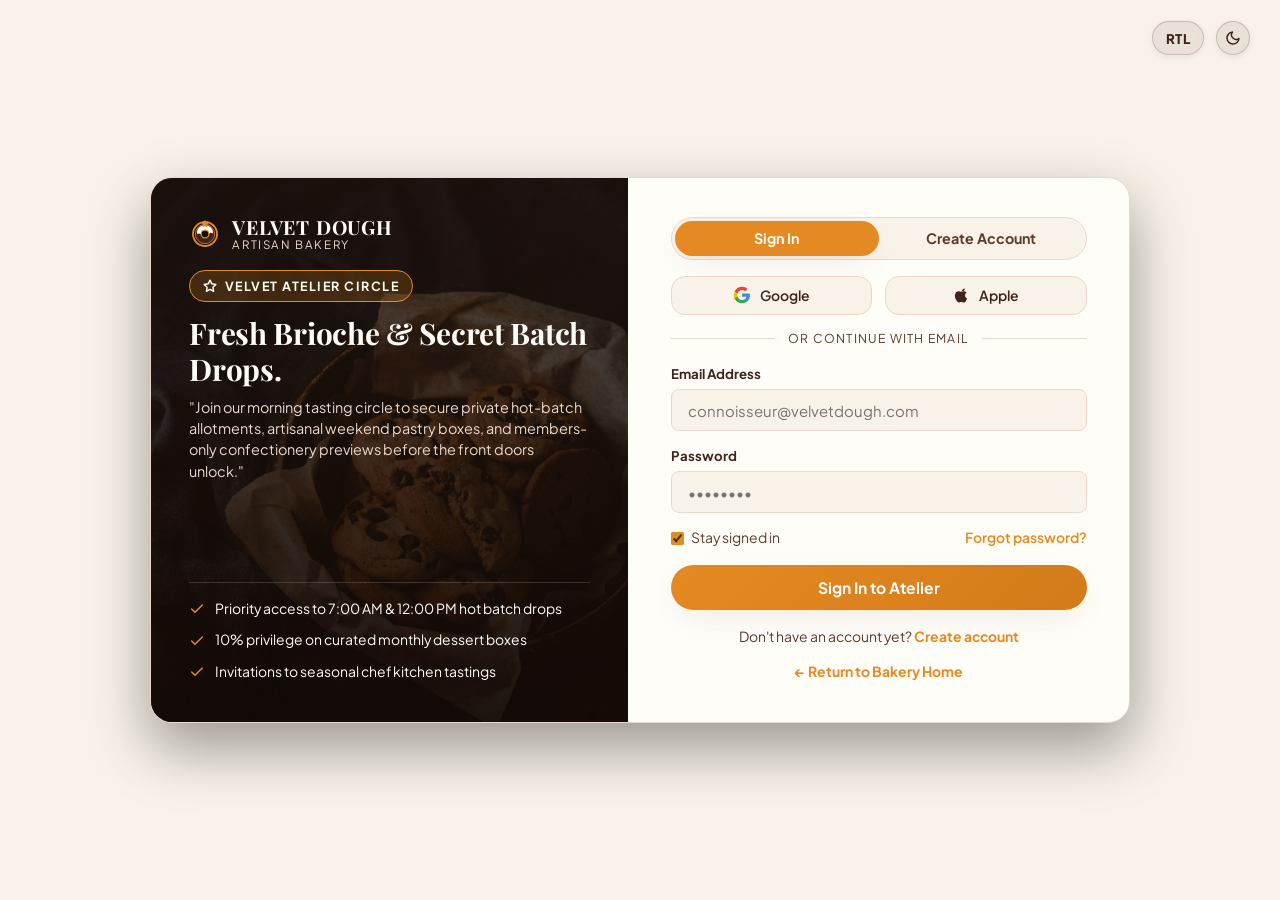
<file: login.html>
<!DOCTYPE html>
<html lang="en" dir="ltr" data-theme="light">

<head>
  <meta charset="UTF-8">
  <meta name="viewport" content="width=device-width, initial-scale=1.0">
  <title>Member Atelier Sign In | Velvet Dough Artisan Bakery</title>
  <meta name="description"
    content="Sign in to your Velvet Dough Atelier account to reserve warm brioche batches, customize dessert boxes, and access exclusive seasonal drops.">
  <link rel="icon" type="image/svg+xml" href="assets/images/favicon.svg">

  <!-- Core Design System CSS -->
  <link rel="stylesheet" href="assets/css/style.css">
  <link rel="stylesheet" href="assets/css/responsive.css">
</head>

<body class="login-page-body">

  <!-- BRANDED GLOBAL LOADER -->
  <div id="global-loader" aria-label="Loading Velvet Dough Atelier">
    <div class="loader-donut-spinner"></div>
    <div class="loader-text">Velvet Dough</div>
  </div>



  <!-- MAIN DEDICATED LOGIN / REGISTER EXPERIENCE -->
  <main id="main-content">
    <section class="login-page-section" aria-label="Member Authentication Portal">

      <!-- Top Right Controls (Dark Mode & RTL Buttons) -->
      <div class="login-page-actions" aria-label="Page Theme and Language Controls">
        <div class="header-controls-pill login-controls-pill">
          <button class="btn-control-icon rtl-toggle-btn" aria-label="Toggle Text Direction (RTL / LTR)"
            title="Toggle Direction (RTL / LTR)">
            <span class="rtl-toggle-text">RTL</span>
          </button>

          <button class="btn-control-icon theme-toggle-btn" aria-label="Toggle Dark Mode" title="Toggle Theme">
            <svg class="icon-sun" viewBox="0 0 24 24" fill="none" stroke="currentColor" stroke-width="2.2"
              stroke-linecap="round" stroke-linejoin="round" style="display:none;">
              <circle cx="12" cy="12" r="5" />
              <line x1="12" y1="1" x2="12" y2="3" />
              <line x1="12" y1="21" x2="12" y2="23" />
              <line x1="4.22" y1="4.22" x2="5.64" y2="5.64" />
              <line x1="18.36" y1="18.36" x2="19.78" y2="19.78" />
              <line x1="1" y1="12" x2="3" y2="12" />
              <line x1="21" y1="12" x2="23" y2="12" />
              <line x1="4.22" y1="19.78" x2="5.64" y2="18.36" />
              <line x1="18.36" y1="5.64" x2="19.78" y2="4.22" />
            </svg>
            <svg class="icon-moon" viewBox="0 0 24 24" fill="none" stroke="currentColor" stroke-width="2.2"
              stroke-linecap="round" stroke-linejoin="round">
              <path d="M21 12.79A9 9 0 1 1 11.21 3 7 7 0 0 0 21 12.79z" />
            </svg>
          </button>
        </div>
      </div>

      <div class="login-split-card">

        <!-- Left Showcase Panel -->
        <div class="login-showcase-panel">
          <div>
            <!-- Brand Logo with Text and Small Subtext -->
            <a href="index.html" class="header-brand login-panel-brand" aria-label="Velvet Dough Home">
              <div class="header-brand-icon">
                <svg viewBox="0 0 48 48" fill="none">
                  <circle cx="24" cy="24" r="18" stroke="#E58A22" stroke-width="2.8" stroke-linecap="round" stroke-dasharray="2.5 1.5"/>
                  <circle cx="24" cy="24" r="14.5" fill="#3E241A" stroke="#E58A22" stroke-width="1.2"/>
                  <path d="M12 22C12 16 16.5 11 24 11C31.5 11 36 16 36 22C34.5 24 33 21 31 23C29 25 27.5 22 25.5 24C23.5 26 21.5 22.5 19.5 24C17.5 25.5 15.5 22 14 23.5C12.8 24.5 12 23 12 22Z" fill="#FFFDF8"/>
                  <circle cx="24" cy="24" r="5.8" fill="#140D09" stroke="#E58A22" stroke-width="1.8"/>
                  <path d="M24 2.5L25.8 6.5L30 7.2L26.8 10L27.6 14.2L24 12L20.4 14.2L21.2 10L18 7.2L22.2 6.5L24 2.5Z" fill="#E58A22"/>
                  <circle cx="16" cy="18" r="1.1" fill="#FFFDF8"/>
                  <circle cx="31" cy="17" r="1.1" fill="#FFFDF8"/>
                </svg>
              </div>
              <div class="header-brand-text">
                <span class="header-brand-title">VELVET DOUGH</span>
                <span class="header-brand-sub">Artisan Bakery</span>
              </div>
            </a>

            <div class="login-showcase-badge">
              <svg width="14" height="14" viewBox="0 0 24 24" fill="none" stroke="currentColor" stroke-width="2.5"
                stroke-linecap="round" stroke-linejoin="round">
                <polygon
                  points="12 2 15.09 8.26 22 9.27 17 14.14 18.18 21.02 12 17.77 5.82 21.02 7 14.14 2 9.27 8.91 8.26 12 2" />
              </svg>
              <span>Velvet Atelier Circle</span>
            </div>
            <h1 class="login-showcase-heading">Fresh Brioche &amp; Secret Batch Drops.</h1>
            <p class="login-showcase-quote">
              "Join our morning tasting circle to secure private hot-batch allotments, artisanal weekend pastry boxes,
              and members-only confectionery previews before the front doors unlock."
            </p>
          </div>

          <div class="login-perks-list">
            <div class="login-perk-item">
              <svg viewBox="0 0 24 24" fill="none" stroke="currentColor" stroke-width="2.2" stroke-linecap="round"
                stroke-linejoin="round">
                <polyline points="20 6 9 17 4 12" />
              </svg>
              <span>Priority access to 7:00 AM &amp; 12:00 PM hot batch drops</span>
            </div>
            <div class="login-perk-item">
              <svg viewBox="0 0 24 24" fill="none" stroke="currentColor" stroke-width="2.2" stroke-linecap="round"
                stroke-linejoin="round">
                <polyline points="20 6 9 17 4 12" />
              </svg>
              <span>10% privilege on curated monthly dessert boxes</span>
            </div>
            <div class="login-perk-item">
              <svg viewBox="0 0 24 24" fill="none" stroke="currentColor" stroke-width="2.2" stroke-linecap="round"
                stroke-linejoin="round">
                <polyline points="20 6 9 17 4 12" />
              </svg>
              <span>Invitations to seasonal chef kitchen tastings</span>
            </div>
          </div>
        </div>

        <!-- Right Form Panel -->
        <div class="login-form-panel">
          <!-- Mobile Brand Logo Header (Visible on smaller screens when showcase panel is hidden) -->
          <div class="login-mobile-brand">
            <a href="index.html" class="header-brand" aria-label="Velvet Dough Home">
              <div class="header-brand-icon">
                <svg viewBox="0 0 48 48" fill="none">
                  <circle cx="24" cy="24" r="18" stroke="#E58A22" stroke-width="2.8" stroke-linecap="round" stroke-dasharray="2.5 1.5"/>
                  <circle cx="24" cy="24" r="14.5" fill="#3E241A" stroke="#E58A22" stroke-width="1.2"/>
                  <path d="M12 22C12 16 16.5 11 24 11C31.5 11 36 16 36 22C34.5 24 33 21 31 23C29 25 27.5 22 25.5 24C23.5 26 21.5 22.5 19.5 24C17.5 25.5 15.5 22 14 23.5C12.8 24.5 12 23 12 22Z" fill="#FFFDF8"/>
                  <circle cx="24" cy="24" r="5.8" fill="#140D09" stroke="#E58A22" stroke-width="1.8"/>
                  <path d="M24 2.5L25.8 6.5L30 7.2L26.8 10L27.6 14.2L24 12L20.4 14.2L21.2 10L18 7.2L22.2 6.5L24 2.5Z" fill="#E58A22"/>
                  <circle cx="16" cy="18" r="1.1" fill="#FFFDF8"/>
                  <circle cx="31" cy="17" r="1.1" fill="#FFFDF8"/>
                </svg>
              </div>
              <div class="header-brand-text">
                <span class="header-brand-title">VELVET DOUGH</span>
                <span class="header-brand-sub">Artisan Bakery</span>
              </div>
            </a>
          </div>

          <div class="login-tabs-bar" role="tablist">
            <button class="login-tab-btn active" id="tabSignIn" role="tab" aria-selected="true" type="button">Sign
              In</button>
            <button class="login-tab-btn" id="tabRegister" role="tab" aria-selected="false" type="button">Create
              Account</button>
          </div>

          <!-- Social Quick Auth -->
          <div class="social-login-grid">
            <button type="button" class="btn-social-auth" aria-label="Continue with Google">
              <svg width="18" height="18" viewBox="0 0 24 24" fill="none">
                <path
                  d="M22.56 12.25c0-.78-.07-1.53-.2-2.25H12v4.26h5.92c-.26 1.37-1.04 2.53-2.21 3.31v2.77h3.57c2.08-1.92 3.28-4.74 3.28-8.09z"
                  fill="#4285F4" />
                <path
                  d="M12 23c2.97 0 5.46-.98 7.28-2.66l-3.57-2.77c-.98.66-2.23 1.06-3.71 1.06-2.86 0-5.29-1.93-6.16-4.53H2.18v2.84C3.99 20.53 7.7 23 12 23z"
                  fill="#34A853" />
                <path
                  d="M5.84 14.09c-.22-.66-.35-1.36-.35-2.09s.13-1.43.35-2.09V7.06H2.18C1.43 8.55 1 10.22 1 12s.43 3.45 1.18 4.94l2.85-2.22.81-.63z"
                  fill="#FBBC05" />
                <path
                  d="M12 5.38c1.62 0 3.06.56 4.21 1.64l3.15-3.15C17.45 2.09 14.97 1 12 1 7.7 1 3.99 3.47 2.18 7.06l3.66 2.84c.87-2.6 3.3-4.52 6.16-4.52z"
                  fill="#EA4335" />
              </svg>
              <span>Google</span>
            </button>
            <button type="button" class="btn-social-auth" aria-label="Continue with Apple">
              <svg width="18" height="18" viewBox="0 0 24 24" fill="currentColor">
                <path
                  d="M18.71 19.5c-.83 1.24-1.71 2.45-3.05 2.47-1.34.03-1.77-.79-3.29-.79-1.53 0-2 .77-3.27.82-1.31.05-2.3-1.32-3.14-2.53C4.25 17 2.94 12.45 4.7 9.39c.87-1.52 2.43-2.48 4.12-2.51 1.28-.02 2.5.87 3.29.87.78 0 2.26-1.07 3.81-.91.65.03 2.47.26 3.64 1.98-.09.06-2.17 1.28-2.15 3.81.03 3.02 2.65 4.03 2.68 4.04-.03.07-.42 1.44-1.38 2.83M15.97 6.42c.67-.82 1.13-1.96.99-3.11-1 .04-2.18.66-2.87 1.48-.61.71-1.15 1.87-.99 2.98 1.12.09 2.22-.55 2.87-1.35z" />
              </svg>
              <span>Apple</span>
            </button>
          </div>

          <div class="login-divider">
            <span>or continue with email</span>
          </div>

          <!-- SIGN IN FORM -->
          <form id="signInForm" onsubmit="event.preventDefault(); alert('Welcome back to Velvet Dough Atelier!');">
            <div class="login-form-field">
              <label for="signinEmail" class="login-form-label">Email Address</label>
              <input type="email" id="signinEmail" class="login-form-input" placeholder="connoisseur@velvetdough.com"
                required autocomplete="email">
            </div>

            <div class="login-form-field">
              <label for="signinPassword" class="login-form-label">Password</label>
              <input type="password" id="signinPassword" class="login-form-input"
                placeholder="&bull;&bull;&bull;&bull;&bull;&bull;&bull;&bull;" required autocomplete="current-password">
            </div>

            <div class="login-options-row">
              <label class="login-remember">
                <input type="checkbox" checked style="accent-color:var(--color-accent);">
                <span>Stay signed in</span>
              </label>
              <a href="#" class="login-forgot-link">Forgot password?</a>
            </div>

            <button type="submit" class="btn-login-submit">Sign In to Atelier</button>
          </form>

          <!-- REGISTER FORM (Hidden initially) -->
          <form id="registerForm"
            onsubmit="event.preventDefault(); alert('Account created! Welcome to Velvet Dough Atelier.');"
            style="display:none;">
            <div class="login-form-field">
              <label for="regName" class="login-form-label">Full Name</label>
              <input type="text" id="regName" class="login-form-input" placeholder="Eleanor Vance" required
                autocomplete="name">
            </div>

            <div class="login-form-field">
              <label for="regEmail" class="login-form-label">Email Address</label>
              <input type="email" id="regEmail" class="login-form-input" placeholder="eleanor@atelier.com" required
                autocomplete="email">
            </div>

            <div class="login-form-field">
              <label for="regPassword" class="login-form-label">Create Password</label>
              <input type="password" id="regPassword" class="login-form-input" placeholder="Minimum 8 characters"
                required autocomplete="new-password">
            </div>

            <div class="login-options-row">
              <label class="login-remember">
                <input type="checkbox" required checked style="accent-color:var(--color-accent);">
                <span>I agree to the Atelier Guild terms</span>
              </label>
            </div>

            <button type="submit" class="btn-login-submit">Create Atelier Account</button>
          </form>

          <div class="login-back-home">
            <span id="switchPrompt">Don't have an account yet? </span>
            <a href="#" id="toggleAccountMode">Create account</a>
            <div style="margin-top:0.75rem;">
              <a href="index.html">&larr; Return to Bakery Home</a>
            </div>
          </div>
        </div>

      </div>
    </section>
  </main>




  <!-- Core JavaScript -->
  <script src="assets/js/main.js"></script>

  <!-- Dedicated Login Tab Switching Script -->
  <script>
    (function () {
      const tabSignIn = document.getElementById('tabSignIn');
      const tabRegister = document.getElementById('tabRegister');
      const signInForm = document.getElementById('signInForm');
      const registerForm = document.getElementById('registerForm');
      const toggleAccountMode = document.getElementById('toggleAccountMode');
      const switchPrompt = document.getElementById('switchPrompt');

      function showSignIn() {
        tabSignIn.classList.add('active');
        tabSignIn.setAttribute('aria-selected', 'true');
        tabRegister.classList.remove('active');
        tabRegister.setAttribute('aria-selected', 'false');
        signInForm.style.display = 'block';
        registerForm.style.display = 'none';
        switchPrompt.textContent = "Don't have an account yet? ";
        toggleAccountMode.textContent = "Create account";
      }

      function showRegister() {
        tabRegister.classList.add('active');
        tabRegister.setAttribute('aria-selected', 'true');
        tabSignIn.classList.remove('active');
        tabSignIn.setAttribute('aria-selected', 'false');
        signInForm.style.display = 'none';
        registerForm.style.display = 'block';
        switchPrompt.textContent = "Already have an atelier account? ";
        toggleAccountMode.textContent = "Sign in here";
      }

      if (tabSignIn && tabRegister) {
        tabSignIn.addEventListener('click', showSignIn);
        tabRegister.addEventListener('click', showRegister);
      }

      if (toggleAccountMode) {
        toggleAccountMode.addEventListener('click', function (e) {
          e.preventDefault();
          if (tabSignIn.classList.contains('active')) {
            showRegister();
          } else {
            showSignIn();
          }
        });
      }
    })();
  </script>
</body>

</html>
</file>
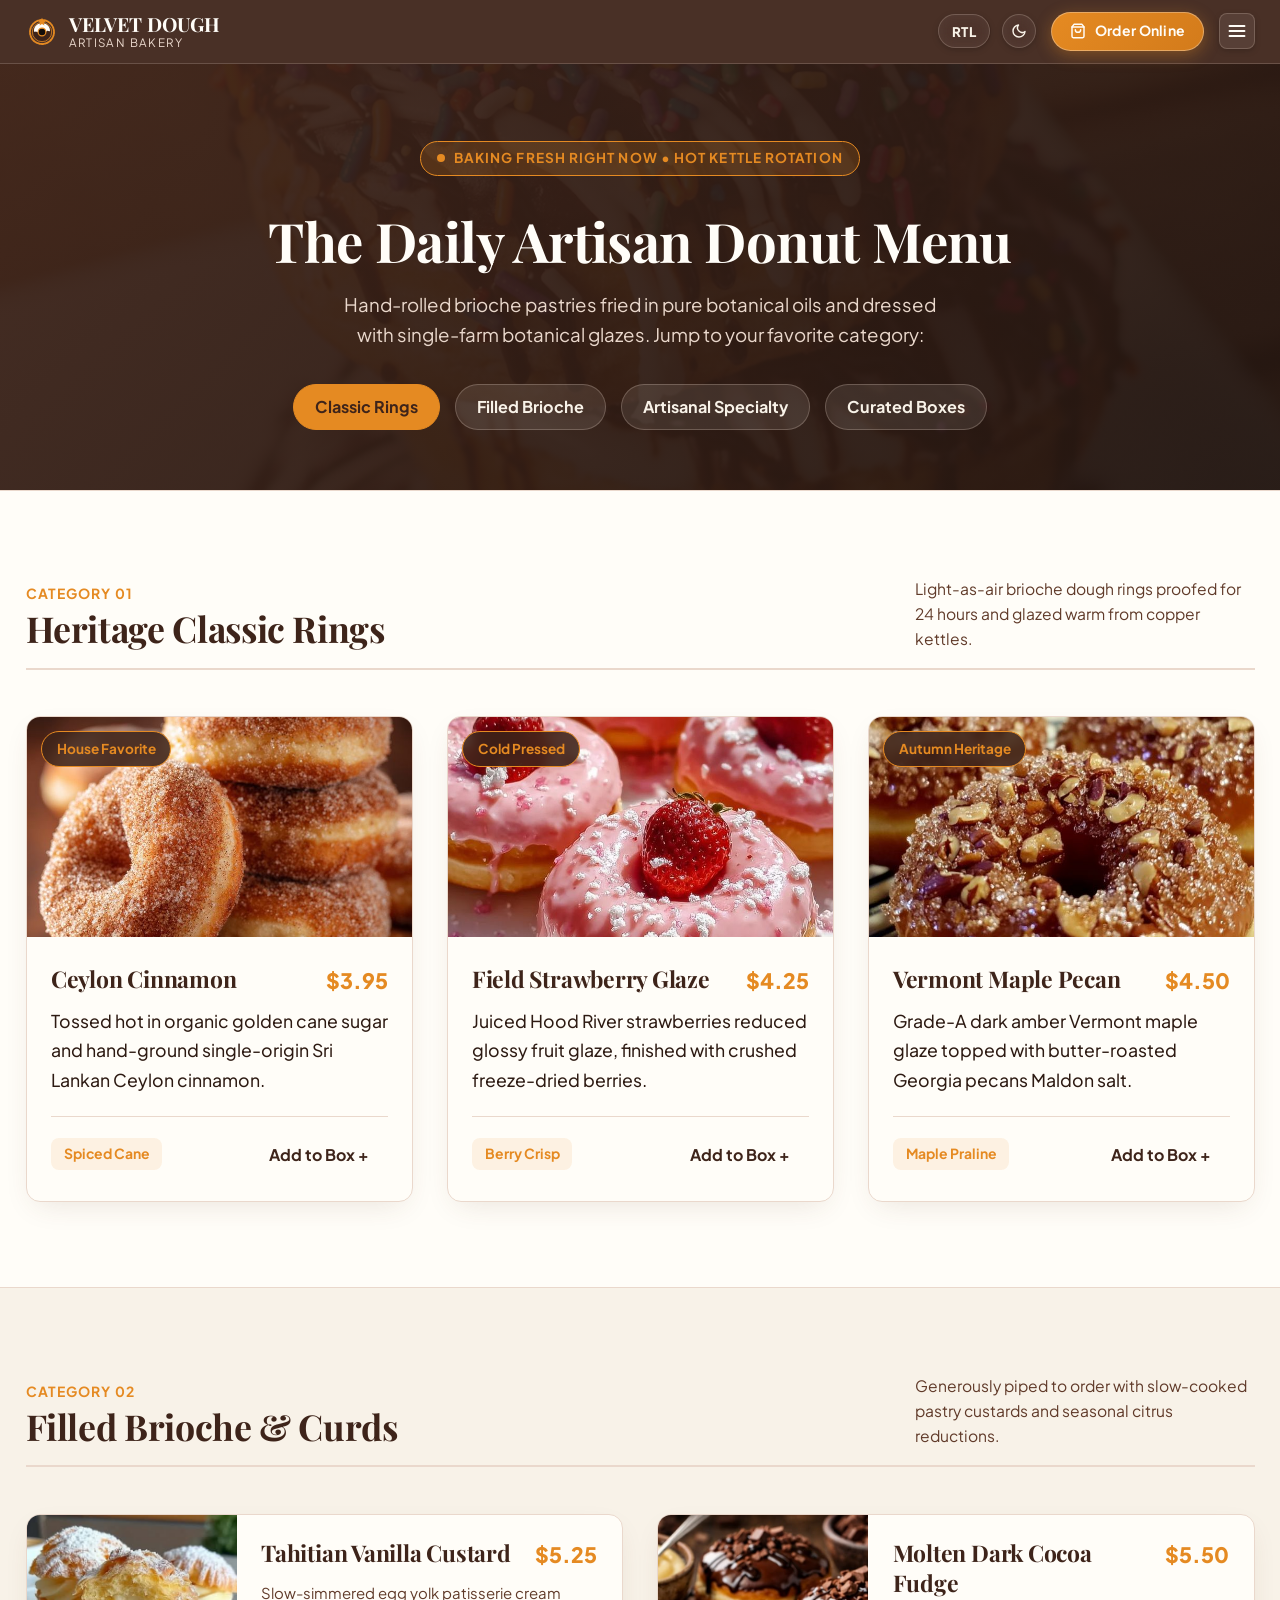
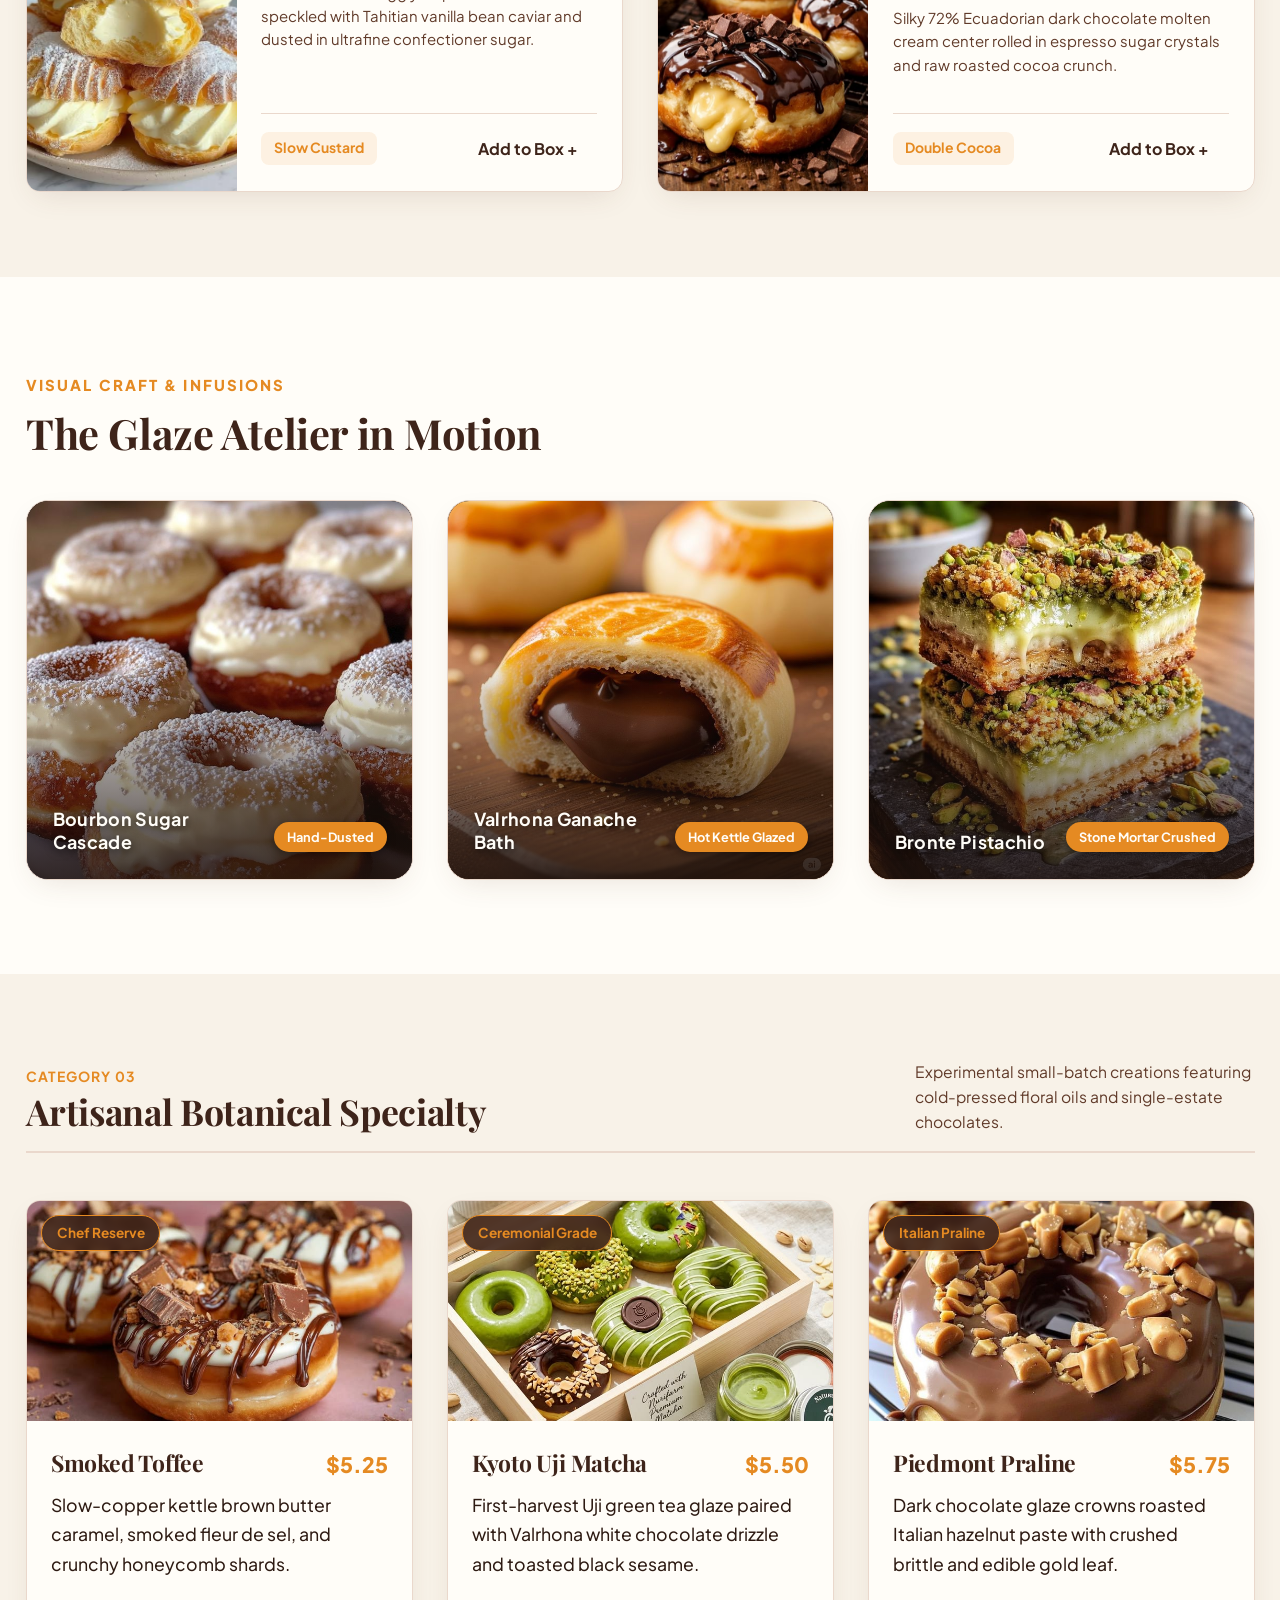
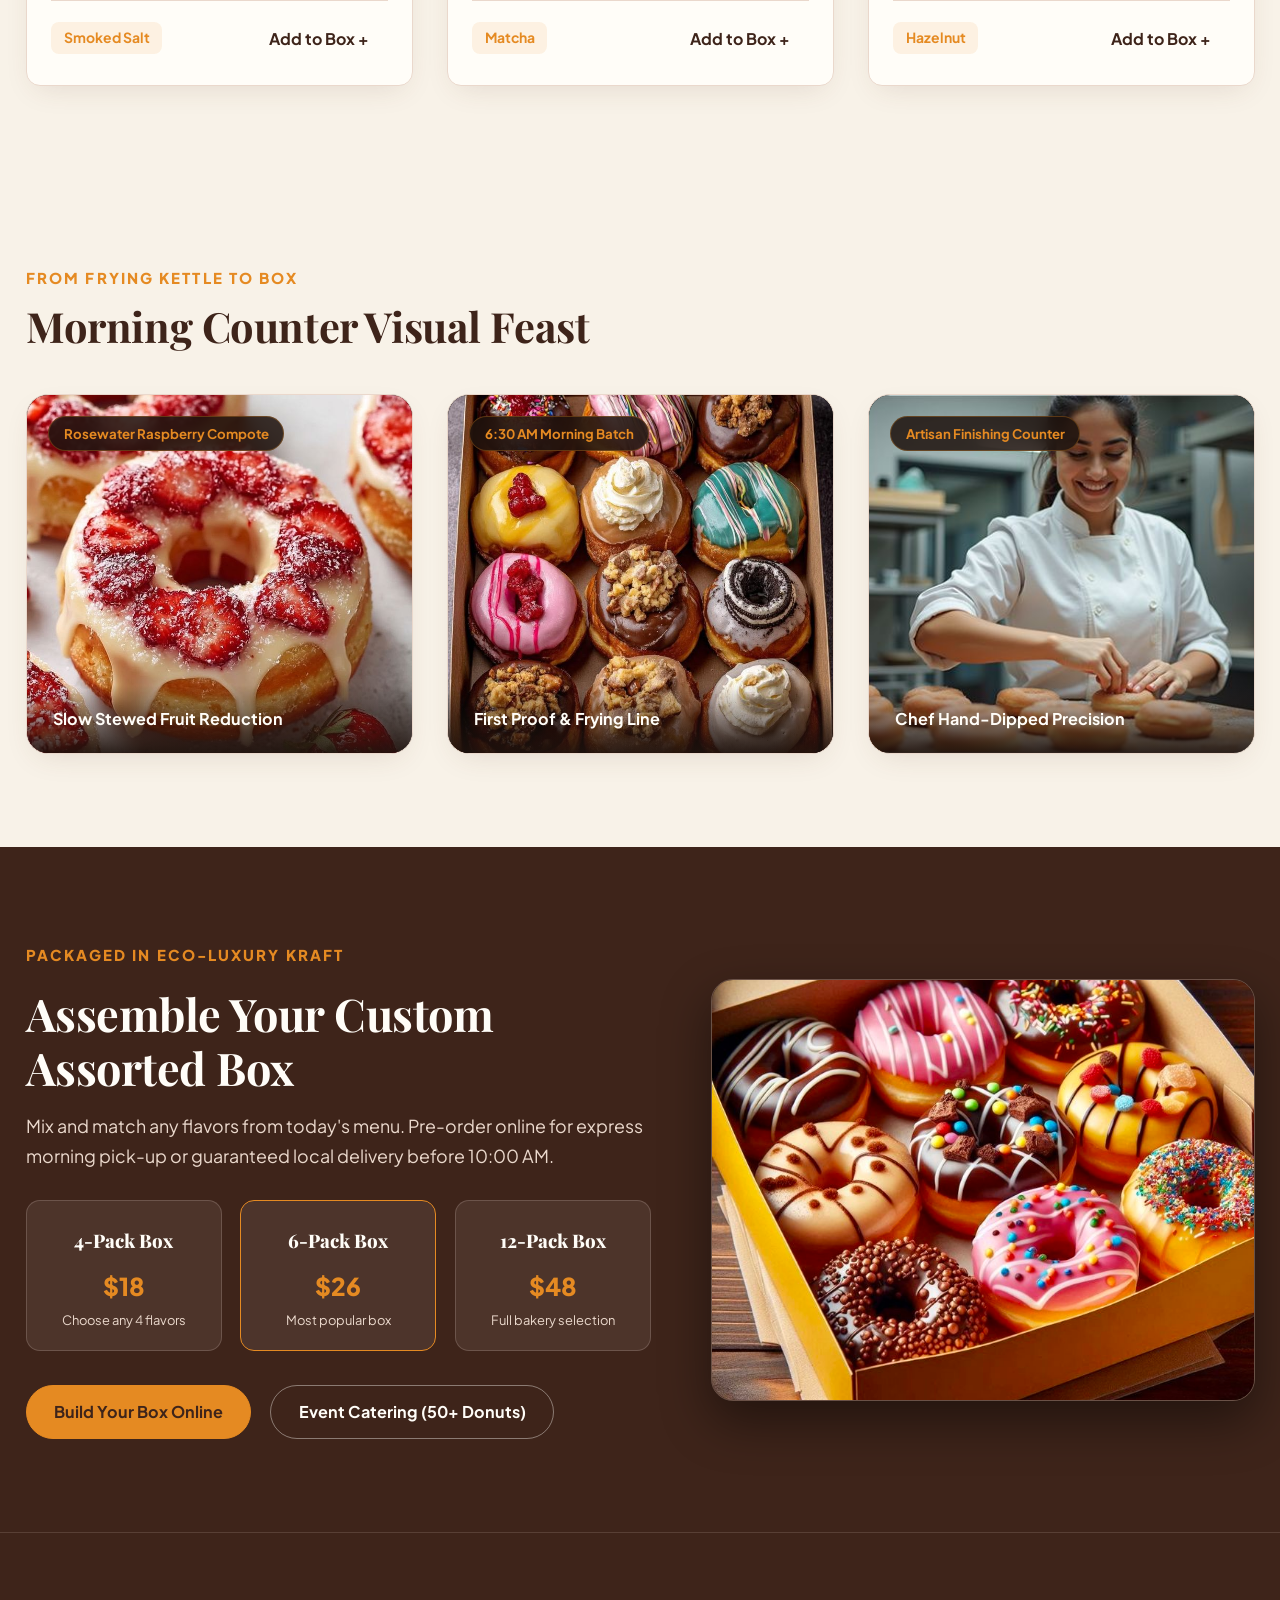
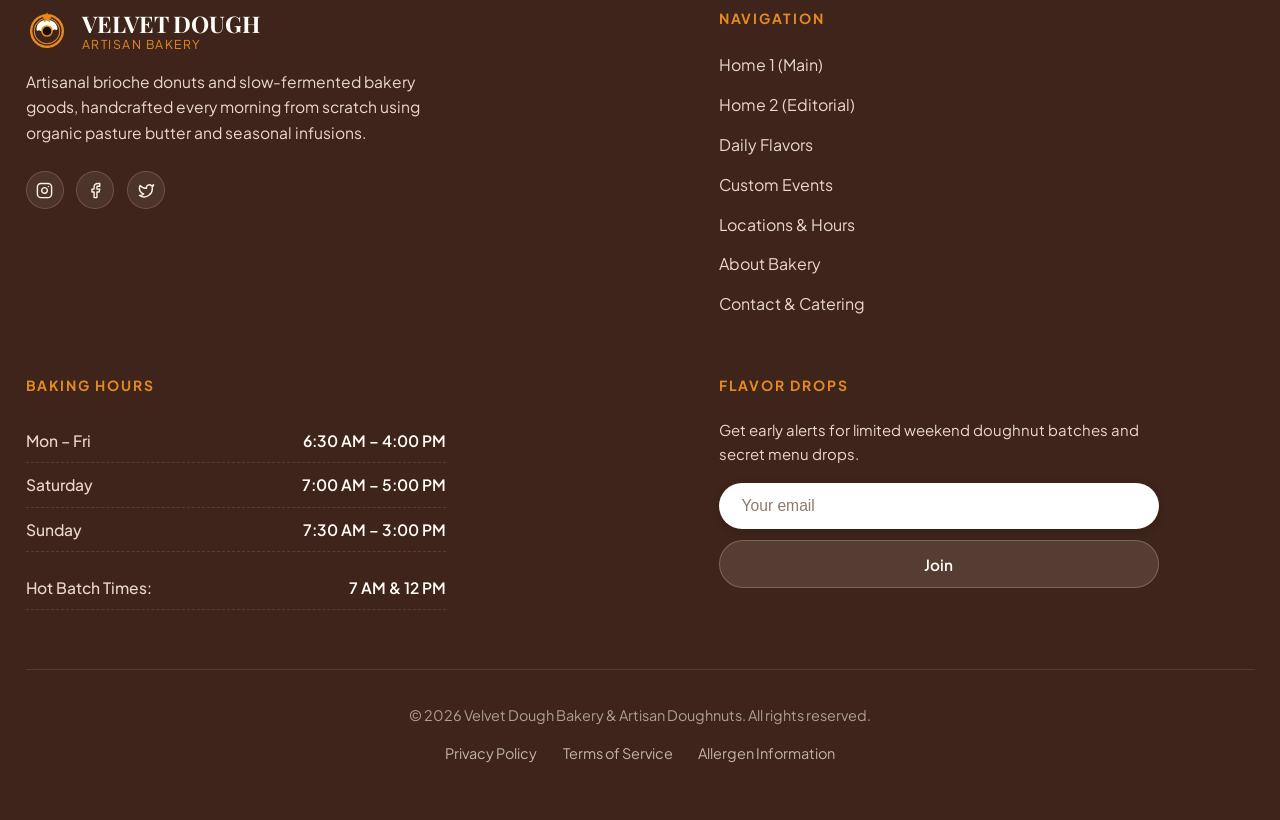
<file: menu.html>
<!DOCTYPE html>
<html lang="en" dir="ltr" data-theme="light">

<head>
  <meta charset="UTF-8">
  <meta name="viewport" content="width=device-width, initial-scale=1.0">
  <title>Daily Menu | Velvet Dough Artisan Bakery & Donuts</title>
  <meta name="description"
    content="Explore our handcrafted daily menu categorized by Classic Rings, Cream & Curd Filled Brioche, and Botanical Specialty Glazes.">

  <!-- Core Design System CSS -->
  <link rel="icon" type="image/svg+xml" href="assets/images/favicon.svg">
  <link rel="stylesheet" href="assets/css/style.css">
  <link rel="stylesheet" href="assets/css/responsive.css">
</head>

<body>

  <!-- BRANDED GLOBAL LOADER -->
  <div id="global-loader" aria-label="Loading Velvet Dough Menu">
    <div class="loader-donut-spinner"></div>
    <div class="loader-text">Velvet Dough</div>
  </div>

  <!-- FIXED SLIM HEADER -->
  <header class="site-header" id="main-header">
    <div class="site-container header-inner">

      <!-- Brand Logo + Identity -->
      <a href="index.html" class="header-brand" aria-label="Velvet Dough Home">
        <div class="header-brand-icon">
          <svg viewBox="0 0 48 48" fill="none">
            <circle cx="24" cy="24" r="18" stroke="#E58A22" stroke-width="2.8" stroke-linecap="round"
              stroke-dasharray="2.5 1.5" />
            <circle cx="24" cy="24" r="14.5" fill="#3E241A" stroke="#E58A22" stroke-width="1.2" />
            <path
              d="M12 22C12 16 16.5 11 24 11C31.5 11 36 16 36 22C34.5 24 33 21 31 23C29 25 27.5 22 25.5 24C23.5 26 21.5 22.5 19.5 24C17.5 25.5 15.5 22 14 23.5C12.8 24.5 12 23 12 22Z"
              fill="#FFFDF8" />
            <circle cx="24" cy="24" r="5.8" fill="#140D09" stroke="#E58A22" stroke-width="1.8" />
            <path d="M24 2.5L25.8 6.5L30 7.2L26.8 10L27.6 14.2L24 12L20.4 14.2L21.2 10L18 7.2L22.2 6.5L24 2.5Z"
              fill="#E58A22" />
            <circle cx="16" cy="18" r="1.1" fill="#FFFDF8" />
            <circle cx="31" cy="17" r="1.1" fill="#FFFDF8" />
          </svg>
        </div>
        <div class="header-brand-text">
          <span class="header-brand-title">VELVET DOUGH</span>
          <span class="header-brand-sub">Artisan Bakery</span>
        </div>
      </a>

      <!-- Desktop Navigation: EXACTLY 6 PRIMARY ITEMS -->
      <nav class="header-nav" aria-label="Primary Navigation">
        <!-- 1. Home (Click-only Dropdown) -->
        <div class="nav-item-dropdown">
          <button class="dropdown-toggle" id="homeDropdownBtn" aria-haspopup="true" aria-expanded="false" type="button">
            <span>Home</span>
            <svg viewBox="0 0 20 20" fill="currentColor" aria-hidden="true">
              <path fill-rule="evenodd"
                d="M5.23 7.21a.75.75 0 011.06.02L10 10.94l3.71-3.71a.75.75 0 111.06 1.06l-4.24 4.25a.75.75 0 01-1.06 0L5.21 8.27a.75.75 0 01.02-1.06z"
                clip-rule="evenodd" />
            </svg>
          </button>
          <div class="dropdown-menu" id="homeDropdownMenu" aria-labelledby="homeDropdownBtn">
            <a href="index.html" class="dropdown-link">Home 1 (Main)</a>
            <a href="home-2.html" class="dropdown-link">Home 2 (Editorial)</a>
          </div>
        </div>

        <!-- 2. Menu (Active) -->
        <a href="menu.html" class="nav-link active">Menu</a>

        <!-- 3. Custom Orders -->
        <a href="custom-orders.html" class="nav-link">Custom Orders</a>

        <!-- 4. Locations -->
        <a href="locations.html" class="nav-link">Locations</a>

        <!-- 5. About (Mandatory) -->
        <a href="about.html" class="nav-link">About</a>

        <!-- 6. Contact -->
        <a href="contact.html" class="nav-link">Contact</a>
      </nav>

      <!-- Desktop Header Controls: RTL, Dark Mode, Member Login -->
      <div class="header-actions">
        <div class="header-controls-pill">
          <button class="btn-control-icon rtl-toggle-btn" aria-label="Toggle Text Direction (RTL / LTR)"
            title="Toggle Direction (RTL / LTR)">
            <span class="rtl-toggle-text">RTL</span>
          </button>

          <button class="btn-control-icon theme-toggle-btn" aria-label="Toggle Dark Mode" title="Toggle Theme">
            <svg class="icon-sun" viewBox="0 0 24 24" fill="none" stroke="currentColor" stroke-width="2.2"
              stroke-linecap="round" stroke-linejoin="round" style="display:none;">
              <circle cx="12" cy="12" r="5" />
              <line x1="12" y1="1" x2="12" y2="3" />
              <line x1="12" y1="21" x2="12" y2="23" />
              <line x1="4.22" y1="4.22" x2="5.64" y2="5.64" />
              <line x1="18.36" y1="18.36" x2="19.78" y2="19.78" />
              <line x1="1" y1="12" x2="3" y2="12" />
              <line x1="21" y1="12" x2="23" y2="12" />
              <line x1="4.22" y1="19.78" x2="5.64" y2="18.36" />
              <line x1="18.36" y1="5.64" x2="19.78" y2="4.22" />
            </svg>
            <svg class="icon-moon" viewBox="0 0 24 24" fill="none" stroke="currentColor" stroke-width="2.2"
              stroke-linecap="round" stroke-linejoin="round">
              <path d="M21 12.79A9 9 0 1 1 11.21 3 7 7 0 0 0 21 12.79z" />
            </svg>
          </button>
        </div>

        <!-- Primary Header CTA: Order Online -->
        <a href="#classic-section" class="btn-header-cta" aria-label="Order Online">
          <svg viewBox="0 0 24 24" fill="none" stroke="currentColor" stroke-width="2.2" stroke-linecap="round"
            stroke-linejoin="round">
            <path d="M6 2L3 6v14a2 2 0 0 0 2 2h14a2 2 0 0 0 2-2V6l-3-4z" />
            <line x1="3" y1="6" x2="21" y2="6" />
            <path d="M16 10a4 4 0 0 1-8 0" />
          </svg>
          <span>Order Online</span>
        </a>

        <button class="btn-menu-toggle" aria-label="Open Navigation Menu" type="button">
          <svg viewBox="0 0 24 24" fill="none" stroke="currentColor" stroke-width="2.2" stroke-linecap="round"
            stroke-linejoin="round">
            <line x1="3" y1="12" x2="21" y2="12" />
            <line x1="3" y1="6" x2="21" y2="6" />
            <line x1="3" y1="18" x2="21" y2="18" />
          </svg>
        </button>
      </div>

    </div>
  </header>

  <!-- MOBILE OFFCANVAS DRAWER -->
  <aside class="mobile-nav-drawer" id="mobileDrawer" aria-hidden="true">
    <div class="mobile-nav-panel">
      <div class="mobile-nav-header">
        <a href="index.html" class="header-brand">
          <div class="header-brand-icon">
            <svg viewBox="0 0 48 48" fill="none">
              <circle cx="24" cy="24" r="18" stroke="#E58A22" stroke-width="2.8" stroke-linecap="round"
                stroke-dasharray="2.5 1.5" />
              <circle cx="24" cy="24" r="14.5" fill="#3E241A" stroke="#E58A22" stroke-width="1.2" />
              <path
                d="M12 22C12 16 16.5 11 24 11C31.5 11 36 16 36 22C34.5 24 33 21 31 23C29 25 27.5 22 25.5 24C23.5 26 21.5 22.5 19.5 24C17.5 25.5 15.5 22 14 23.5C12.8 24.5 12 23 12 22Z"
                fill="#FFFDF8" />
              <circle cx="24" cy="24" r="5.8" fill="#140D09" stroke="#E58A22" stroke-width="1.8" />
              <path d="M24 2.5L25.8 6.5L30 7.2L26.8 10L27.6 14.2L24 12L20.4 14.2L21.2 10L18 7.2L22.2 6.5L24 2.5Z"
                fill="#E58A22" />
            </svg>
          </div>
          <div class="header-brand-text">
            <span class="header-brand-title">VELVET DOUGH</span>
            <span class="header-brand-sub">Artisan Bakery</span>
          </div>
        </a>
        <button class="mobile-close-btn" aria-label="Close Navigation Menu" type="button">
          <svg viewBox="0 0 24 24" fill="none" stroke="currentColor" stroke-width="2" stroke-linecap="round"
            stroke-linejoin="round" style="width:20px;height:20px;">
            <line x1="18" y1="6" x2="6" y2="18" />
            <line x1="6" y1="6" x2="18" y2="18" />
          </svg>
        </button>
      </div>

      <nav class="mobile-nav-body">
        <div class="mobile-accordion-wrapper">
          <button class="mobile-accordion-toggle" type="button" aria-expanded="false">
            <span>Home</span>
            <svg viewBox="0 0 20 20" fill="currentColor">
              <path fill-rule="evenodd"
                d="M5.23 7.21a.75.75 0 011.06.02L10 10.94l3.71-3.71a.75.75 0 111.06 1.06l-4.24 4.25a.75.75 0 01-1.06 0L5.21 8.27a.75.75 0 01.02-1.06z"
                clip-rule="evenodd" />
            </svg>
          </button>
          <div class="mobile-accordion-content">
            <a href="index.html" class="mobile-sublink">Home 1 (Main)</a>
            <a href="home-2.html" class="mobile-sublink">Home 2 (Editorial)</a>
          </div>
        </div>

        <a href="menu.html" class="mobile-nav-link active">Menu</a>
        <a href="custom-orders.html" class="mobile-nav-link">Custom Orders</a>
        <a href="locations.html" class="mobile-nav-link">Locations</a>
        <a href="about.html" class="mobile-nav-link">About</a>
        <a href="contact.html" class="mobile-nav-link">Contact</a>
      </nav>

      <div class="mobile-nav-footer">
        <a href="#classic-section" class="mobile-drawer-cta" aria-label="Order Online">
          <svg viewBox="0 0 24 24" fill="none" stroke="currentColor" stroke-width="2.2" stroke-linecap="round"
            stroke-linejoin="round" style="width:18px;height:18px;">
            <path d="M6 2L3 6v14a2 2 0 0 0 2 2h14a2 2 0 0 0 2-2V6l-3-4z" />
            <line x1="3" y1="6" x2="21" y2="6" />
            <path d="M16 10a4 4 0 0 1-8 0" />
          </svg>
          <span>Order Online</span>
        </a>
      </div>
    </div>
  </aside>

  <!-- ==========================================================================
       MAIN CONTENT: EXACTLY 5 MAIN CONTENT SECTIONS (INNER PAGE: MENU)
       ========================================================================== -->
  <main id="main-content">

    <!-- SECTION 1: CATEGORY FILTER HERO BANNER -->
    <section class="menu-hero-section" id="menu-overview">
      <div class="site-container">
        <span class="hero-badge" style="background:rgba(229,138,34,0.18);">
          <span class="hero-badge-dot"></span>
          <span>Baking Fresh Right Now • Hot Kettle Rotation</span>
        </span>
        <h1 class="menu-hero-title">
          The Daily Artisan Donut Menu
        </h1>
        <p style="font-size:1.1rem;color:var(--color-beige);max-width:620px;margin:0 auto;line-height:1.6;">
          Hand-rolled brioche pastries fried in pure botanical oils and dressed with single-farm botanical glazes. Jump
          to your favorite category:
        </p>

        <!-- Category Quick Jumper Tabs -->
        <div class="menu-filter-nav">
          <a href="#classic-section" class="menu-filter-pill active">Classic Rings</a>
          <a href="#filled-section" class="menu-filter-pill">Filled Brioche</a>
          <a href="#specialty-section" class="menu-filter-pill">Artisanal Specialty</a>
          <a href="#box-builder-cta" class="menu-filter-pill">Curated Boxes</a>
        </div>
      </div>
    </section>

    <!-- SECTION 2: CATEGORY 1 — CLASSIC RINGS (3-Column Equal Grid) -->
    <section class="menu-items-section" id="classic-section">
      <div class="site-container">
        <div class="menu-category-header">
          <div>
            <span class="menu-category-badge">Category 01</span>
            <h2 class="menu-category-title">Heritage Classic Rings</h2>
          </div>
          <p style="font-size:0.92rem;color:var(--text-muted);max-width:340px;">
            Light-as-air brioche dough rings proofed for 24 hours and glazed warm from copper kettles.
          </p>
        </div>

        <div class="menu-grid-three">
          <!-- Item 1 -->
          <article class="flavor-card">
            <div class="flavor-card-image-wrap">
              <img src="assets/images/products/p16.jpg" alt="Ceylon Cinnamon Sugar Brioche Donut" loading="lazy">
              <span class="flavor-card-badge">House Favorite</span>
            </div>
            <div class="flavor-card-content">
              <div class="flavor-card-header">
                <h3 class="flavor-title">Ceylon Cinnamon</h3>
                <span class="flavor-price">$3.95</span>
              </div>
              <p class="flavor-desc">
                Tossed hot in organic golden cane sugar and hand-ground single-origin Sri Lankan Ceylon cinnamon.
              </p>
              <div class="flavor-card-footer">
                <span class="flavor-tag">Spiced Cane</span>
                <button class="btn-card-order">Add to Box +</button>
              </div>
            </div>
          </article>

          <!-- Item 2 -->
          <article class="flavor-card">
            <div class="flavor-card-image-wrap">
              <img src="assets/images/products/p17.jpg" alt="Pure Berry Strawberry Glaze Donut" loading="lazy">
              <span class="flavor-card-badge">Cold Pressed</span>
            </div>
            <div class="flavor-card-content">
              <div class="flavor-card-header">
                <h3 class="flavor-title">Field Strawberry Glaze</h3>
                <span class="flavor-price">$4.25</span>
              </div>
              <p class="flavor-desc">
                Juiced Hood River strawberries reduced glossy fruit glaze, finished with crushed freeze-dried
                berries.
              </p>
              <div class="flavor-card-footer">
                <span class="flavor-tag">Berry Crisp</span>
                <button class="btn-card-order">Add to Box +</button>
              </div>
            </div>
          </article>

          <!-- Item 3 -->
          <article class="flavor-card">
            <div class="flavor-card-image-wrap">
              <img src="assets/images/products/p18.jpg" alt="Vermont Maple Toasted Pecan Donut" loading="lazy">
              <span class="flavor-card-badge">Autumn Heritage</span>
            </div>
            <div class="flavor-card-content">
              <div class="flavor-card-header">
                <h3 class="flavor-title">Vermont Maple Pecan</h3>
                <span class="flavor-price">$4.50</span>
              </div>
              <p class="flavor-desc">
                Grade-A dark amber Vermont maple glaze topped with butter-roasted Georgia pecans Maldon salt.
              </p>
              <div class="flavor-card-footer">
                <span class="flavor-tag">Maple Praline</span>
                <button class="btn-card-order">Add to Box +</button>
              </div>
            </div>
          </article>
        </div>
      </div>
    </section>

    <!-- SECTION 3: CATEGORY 2 — FILLED BRIOCHE (2-Column Wide Cards) -->
    <section class="menu-items-section" id="filled-section">
      <div class="site-container">
        <div class="menu-category-header">
          <div>
            <span class="menu-category-badge">Category 02</span>
            <h2 class="menu-category-title">Filled Brioche & Curds</h2>
          </div>
          <p style="font-size:0.92rem;color:var(--text-muted);max-width:340px;">
            Generously piped to order with slow-cooked pastry custards and seasonal citrus reductions.
          </p>
        </div>

        <div class="menu-grid-wide">
          <!-- Wide Card 1 -->
          <article class="menu-wide-card">
            <div class="menu-wide-media">
              <img src="assets/images/products/p19.jpg" alt="Tahitian Vanilla Bean Pastry Custard filled donut"
                loading="lazy">
            </div>
            <div class="menu-wide-body">
              <div>
                <div class="flavor-card-header">
                  <h3 class="flavor-title">Tahitian Vanilla Custard</h3>
                  <span class="flavor-price">$5.25</span>
                </div>
                <p class="flavor-desc">
                  Slow-simmered egg yolk patisserie cream speckled with Tahitian vanilla bean caviar and dusted in
                  ultrafine confectioner sugar.
                </p>
              </div>
              <div class="flavor-card-footer">
                <span class="flavor-tag">Slow Custard</span>
                <button class="btn-card-order">Add to Box +</button>
              </div>
            </div>
          </article>

          <!-- Wide Card 2 -->
          <article class="menu-wide-card">
            <div class="menu-wide-media">
              <img src="assets/images/products/p20.jpg" alt="Molten Belgian Dark Fudge filled brioche donut"
                loading="lazy">
            </div>
            <div class="menu-wide-body">
              <div>
                <div class="flavor-card-header">
                  <h3 class="flavor-title">Molten Dark Cocoa Fudge</h3>
                  <span class="flavor-price">$5.50</span>
                </div>
                <p class="flavor-desc">
                  Silky 72% Ecuadorian dark chocolate molten cream center rolled in espresso sugar crystals and raw
                  roasted cocoa crunch.
                </p>
              </div>
              <div class="flavor-card-footer">
                <span class="flavor-tag">Double Cocoa</span>
                <button class="btn-card-order">Add to Box +</button>
              </div>
            </div>
          </article>
        </div>
      </div>
    </section>

    <!-- SECTION 4: ATELIER GLAZE GALLERY (Image-Only Visual Showcase) -->
    <section class="menu-visual-showcase-section" id="menu-glaze-showcase">
      <div class="site-container">
        <div class="section-header text-center" style="margin-bottom:2.5rem;">
          <span class="section-eyebrow">Visual Craft &amp; Infusions</span>
          <h2 class="section-title">The Glaze Atelier in Motion</h2>
        </div>

        <div class="visual-showcase-grid">
          <!-- Showcase Image 1 -->
          <div class="showcase-image-card reveal-scale-in">
            <img src="assets/images/gallery/p21.jpg"
              alt="Artisan doughnut hand dusted with organic vanilla powdered sugar" loading="lazy">
            <div class="showcase-gradient-overlay"></div>
            <div class="showcase-floating-label">
              <span class="showcase-title-tag">Bourbon Sugar Cascade</span>
              <span class="showcase-badge-pill">Hand-Dusted</span>
            </div>
          </div>

          <!-- Showcase Image 2 -->
          <div class="showcase-image-card reveal-scale-in delay-2">
            <img src="assets/images/gallery/p22.jpg"
              alt="Dark Belgian ganache kettle glaze drizzling onto fresh warm brioche" loading="lazy">
            <div class="showcase-gradient-overlay"></div>
            <div class="showcase-floating-label">
              <span class="showcase-title-tag">Valrhona Ganache Bath</span>
              <span class="showcase-badge-pill">Hot Kettle Glazed</span>
            </div>
          </div>

          <!-- Showcase Image 3 -->
          <div class="showcase-image-card reveal-scale-in delay-3">
            <img src="assets/images/gallery/p23.jpg" alt="Crushed Sicilian Bronte pistachio crunch crust on honey glaze"
              loading="lazy">
            <div class="showcase-gradient-overlay"></div>
            <div class="showcase-floating-label">
              <span class="showcase-title-tag">Bronte Pistachio </span>
              <span class="showcase-badge-pill">Stone Mortar Crushed</span>
            </div>
          </div>
        </div>
      </div>
    </section>

    <!-- SECTION 5: CATEGORY 3 — ARTISANAL SPECIALTY (3-Column Equal Grid) -->
    <section class="menu-items-section" id="specialty-section">
      <div class="site-container">
        <div class="menu-category-header">
          <div>
            <span class="menu-category-badge">Category 03</span>
            <h2 class="menu-category-title">Artisanal Botanical Specialty</h2>
          </div>
          <p style="font-size:0.92rem;color:var(--text-muted);max-width:340px;">
            Experimental small-batch creations featuring cold-pressed floral oils and single-estate chocolates.
          </p>
        </div>

        <div class="menu-grid-three">
          <!-- Item 1 -->
          <article class="flavor-card">
            <div class="flavor-card-image-wrap">
              <img src="assets/images/products/p24.jpg" alt="Salted Toffee Butterscotch Brioche Donut" loading="lazy">
              <span class="flavor-card-badge">Chef Reserve</span>
            </div>
            <div class="flavor-card-content">
              <div class="flavor-card-header">
                <h3 class="flavor-title">Smoked Toffee </h3>
                <span class="flavor-price">$5.25</span>
              </div>
              <p class="flavor-desc">
                Slow-copper kettle brown butter caramel, smoked fleur de sel, and crunchy honeycomb shards.
              </p>
              <div class="flavor-card-footer">
                <span class="flavor-tag">Smoked Salt</span>
                <button class="btn-card-order">Add to Box +</button>
              </div>
            </div>
          </article>

          <!-- Item 2 -->
          <article class="flavor-card">
            <div class="flavor-card-image-wrap">
              <img src="assets/images/p25.jpg" alt="Uji Kyoto Ceremonial Matcha Glazed Donut" loading="lazy">
              <span class="flavor-card-badge">Ceremonial Grade</span>
            </div>
            <div class="flavor-card-content">
              <div class="flavor-card-header">
                <h3 class="flavor-title">Kyoto Uji Matcha</h3>
                <span class="flavor-price">$5.50</span>
              </div>
              <p class="flavor-desc">
                First-harvest Uji green tea glaze paired with Valrhona white chocolate drizzle and toasted black sesame.
              </p>
              <div class="flavor-card-footer">
                <span class="flavor-tag">Matcha </span>
                <button class="btn-card-order">Add to Box +</button>
              </div>
            </div>
          </article>

          <!-- Item 3 -->
          <article class="flavor-card">
            <div class="flavor-card-image-wrap">
              <img src="assets/images/products/p26.jpg" alt="Piedmont Hazelnut Praline Ganache Donut" loading="lazy">
              <span class="flavor-card-badge">Italian Praline</span>
            </div>
            <div class="flavor-card-content">
              <div class="flavor-card-header">
                <h3 class="flavor-title">Piedmont Praline</h3>
                <span class="flavor-price">$5.75</span>
              </div>
              <p class="flavor-desc">
                Dark chocolate glaze crowns roasted Italian hazelnut paste with crushed brittle and edible gold leaf.
              </p>
              <div class="flavor-card-footer">
                <span class="flavor-tag">Hazelnut</span>
                <button class="btn-card-order">Add to Box +</button>
              </div>
            </div>
          </article>
        </div>
      </div>
    </section>

    <!-- SECTION 6: KITCHEN DOUGH & BRIOCHE MOSAIC (Image-Only Visual Showcase) -->
    <section class="menu-kitchen-mosaic-section" id="menu-kitchen-mosaic">
      <div class="site-container">
        <div class="section-header text-center" style="margin-bottom:2.5rem;">
          <span class="section-eyebrow">From Frying Kettle To Box</span>
          <h2 class="section-title">Morning Counter Visual Feast</h2>
        </div>

        <div class="kitchen-mosaic-grid">
          <!-- Mosaic Image 1 -->
          <div class="kitchen-mosaic-item reveal-scale-in">
            <img src="assets/images/gallery/p27.jpg" alt="Plump raspberry compote filled sourdough brioche donut pillow"
              loading="lazy">
            <span class="mosaic-hover-badge">Rosewater Raspberry Compote</span>
            <div class="mosaic-caption-strip">
              <span class="mosaic-caption-text">Slow Stewed Fruit Reduction</span>
            </div>
          </div>

          <!-- Mosaic Image 2 -->
          <div class="kitchen-mosaic-item reveal-scale-in delay-2">
            <img src="assets/images/gallery/p28.jpg" alt="Baker's cooling tray filled with warm assorted brioche donuts"
              loading="lazy">
            <span class="mosaic-hover-badge">6:30 AM Morning Batch</span>
            <div class="mosaic-caption-strip">
              <span class="mosaic-caption-text">First Proof &amp; Frying Line</span>
            </div>
          </div>

          <!-- Mosaic Image 3 -->
          <div class="kitchen-mosaic-item reveal-scale-in delay-3">
            <img src="assets/images/gallery/p29.jpg" alt="Pastry chef hand finishing individual artisanal glaze donuts"
              loading="lazy">
            <span class="mosaic-hover-badge">Artisan Finishing Counter</span>
            <div class="mosaic-caption-strip">
              <span class="mosaic-caption-text">Chef Hand-Dipped Precision</span>
            </div>
          </div>
        </div>
      </div>
    </section>

    <!-- SECTION 7: CUSTOM BOX BUILDER PRE-ORDER CTA (Strict Rule: Last Section is CTA) -->
    <section class="menu-box-cta-section" id="box-builder-cta">
      <div class="site-container">
        <div class="menu-box-cta-grid">
          <div>
            <span class="section-eyebrow" style="color:var(--color-accent);">Packaged In Eco-Luxury Kraft</span>
            <h2 class="menu-box-cta-title">
              Assemble Your Custom Assorted Box
            </h2>
            <p style="font-size:1.05rem;color:var(--color-beige);line-height:1.65;">
              Mix and match any flavors from today's menu. Pre-order online for express morning pick-up or guaranteed
              local delivery before 10:00 AM.
            </p>

            <div class="menu-box-tiers">
              <div class="menu-box-tier-card">
                <div class="menu-box-tier-count">4-Pack Box</div>
                <div class="menu-box-tier-price">$18</div>
                <div class="menu-box-tier-sub">Choose any 4 flavors</div>
              </div>

              <div class="menu-box-tier-card" style="border-color:var(--color-accent);">
                <div class="menu-box-tier-count">6-Pack Box</div>
                <div class="menu-box-tier-price">$26</div>
                <div class="menu-box-tier-sub">Most popular box</div>
              </div>

              <div class="menu-box-tier-card">
                <div class="menu-box-tier-count">12-Pack Box</div>
                <div class="menu-box-tier-price">$48</div>
                <div class="menu-box-tier-sub">Full bakery selection</div>
              </div>
            </div>

            <div style="display:flex;gap:1.15rem;flex-wrap:wrap;">
              <a href="#classic-section" class="btn-primary">Build Your Box Online</a>
              <a href="custom-orders.html" class="btn-dark-secondary">Event Catering (50+ Donuts)</a>
            </div>
          </div>

          <div class="menu-box-cta-media">
            <img src="assets/images/sections/p30.jpg"
              alt="Luxury craft gift box filled with colorful gourmet assorted donuts" loading="lazy">
          </div>
        </div>
      </div>
    </section>

  </main>

  <!-- SHARED FOOTER -->
  <footer class="site-footer">
    <div class="site-container">
      <div class="footer-grid">
        <!-- Col 1: Brand Info -->
        <div>
          <a href="index.html" class="footer-brand" aria-label="Velvet Dough Home">
            <div class="footer-brand-icon">
              <svg viewBox="0 0 48 48" fill="none">
                <circle cx="24" cy="24" r="18" stroke="#E58A22" stroke-width="2.8" stroke-linecap="round"
                  stroke-dasharray="2.5 1.5" />
                <circle cx="24" cy="24" r="14.5" fill="#3E241A" stroke="#E58A22" stroke-width="1.2" />
                <path
                  d="M12 22C12 16 16.5 11 24 11C31.5 11 36 16 36 22C34.5 24 33 21 31 23C29 25 27.5 22 25.5 24C23.5 26 21.5 22.5 19.5 24C17.5 25.5 15.5 22 14 23.5C12.8 24.5 12 23 12 22Z"
                  fill="#FFFDF8" />
                <circle cx="24" cy="24" r="5.8" fill="#140D09" stroke="#E58A22" stroke-width="1.8" />
                <path d="M24 2.5L25.8 6.5L30 7.2L26.8 10L27.6 14.2L24 12L20.4 14.2L21.2 10L18 7.2L22.2 6.5L24 2.5Z"
                  fill="#E58A22" />
                <circle cx="16" cy="18" r="1.1" fill="#FFFDF8" />
                <circle cx="31" cy="17" r="1.1" fill="#FFFDF8" />
              </svg>
            </div>
            <div class="footer-brand-text">
              <span class="footer-brand-title">VELVET DOUGH</span>
              <span class="footer-brand-sub">Artisan Bakery</span>
            </div>
          </a>
          <p class="footer-brand-desc">
            Artisanal brioche donuts and slow-fermented bakery goods, handcrafted every morning from scratch using
            organic pasture butter and seasonal infusions.
          </p>
          <div class="footer-social-links">
            <a href="#" class="footer-social-btn" aria-label="Instagram">
              <svg viewBox="0 0 24 24" fill="none" stroke="currentColor" stroke-width="2" stroke-linecap="round"
                stroke-linejoin="round">
                <rect x="2" y="2" width="20" height="20" rx="5" ry="5" />
                <path d="M16 11.37A4 4 0 1 1 12.63 8 4 4 0 0 1 16 11.37z" />
                <line x1="17.5" y1="6.5" x2="17.51" y2="6.5" />
              </svg>
            </a>
            <a href="#" class="footer-social-btn" aria-label="Facebook">
              <svg viewBox="0 0 24 24" fill="none" stroke="currentColor" stroke-width="2" stroke-linecap="round"
                stroke-linejoin="round">
                <path d="M18 2h-3a5 5 0 0 0-5 5v3H7v4h3v8h4v-8h3l1-4h-4V7a1 1 0 0 1 1-1h3z" />
              </svg>
            </a>
            <a href="#" class="footer-social-btn" aria-label="Twitter / X">
              <svg viewBox="0 0 24 24" fill="none" stroke="currentColor" stroke-width="2" stroke-linecap="round"
                stroke-linejoin="round">
                <path
                  d="M22 4s-.7 2.1-2 3.4c1.6 10-9.4 17.3-18 11.6 2.2.1 4.4-.6 6-2C3 15.5.5 9.6 3 5c2.2 2.6 5.6 4.1 9 4-.9-4.2 4-6.6 7-3.8 1.1 0 3-1.2 3-1.2z" />
              </svg>
            </a>
          </div>
        </div>

        <!-- Col 2: Navigation -->
        <div>
          <h4 class="footer-col-title">Navigation</h4>
          <ul class="footer-nav-list">
            <li><a href="index.html" class="footer-nav-link">Home 1 (Main)</a></li>
            <li><a href="home-2.html" class="footer-nav-link">Home 2 (Editorial)</a></li>
            <li><a href="menu.html" class="footer-nav-link">Daily Flavors</a></li>
            <li><a href="custom-orders.html" class="footer-nav-link">Custom Events</a></li>
            <li><a href="locations.html" class="footer-nav-link">Locations &amp; Hours</a></li>
            <li><a href="about.html" class="footer-nav-link">About Bakery</a></li>
            <li><a href="contact.html" class="footer-nav-link">Contact &amp; Catering</a></li>
          </ul>
        </div>

        <!-- Col 3: Hours -->
        <div>
          <h4 class="footer-col-title">Baking Hours</h4>
          <div class="footer-hours-item">
            <span>Mon – Fri</span>
            <span>6:30 AM – 4:00 PM</span>
          </div>
          <div class="footer-hours-item">
            <span>Saturday</span>
            <span>7:00 AM – 5:00 PM</span>
          </div>
          <div class="footer-hours-item">
            <span>Sunday</span>
            <span>7:30 AM – 3:00 PM</span>
          </div>
          <div class="footer-hours-item" style="margin-top:0.75rem;">
            <span>Hot Batch Times:</span>
            <span>7 AM & 12 PM</span>
          </div>
        </div>

        <!-- Col 4: Newsletter -->
        <div>
          <h4 class="footer-col-title">Flavor Drops</h4>
          <p style="font-size:0.88rem;color:var(--color-beige);margin-bottom:1rem;">
            Get early alerts for limited weekend doughnut batches and secret menu drops.
          </p>
          <form onsubmit="event.preventDefault(); alert('Subscribed to Velvet Dough alerts!');"
            style="display:flex;gap:0.5rem;flex-wrap:wrap;">
            <input type="email" placeholder="Your email" required
              style="flex:1;min-width:160px;padding:0.6rem 0.85rem;background:rgba(248,242,232,0.1);border:1px solid rgba(234,216,204,0.25);border-radius:var(--radius-full);color:#FFFDF8;font-size:0.88rem;outline:none;">
            <button type="submit" class="btn-primary" style="padding:0.6rem 1.1rem;font-size:0.85rem;">Join</button>
          </form>
        </div>
      </div>

      <!-- Footer Bottom -->
      <div class="footer-bottom">
        <div>&copy; 2026 Velvet Dough Bakery &amp; Artisan Doughnuts. All rights reserved.</div>
        <div class="footer-legal-links">
          <a href="#" class="footer-nav-link">Privacy Policy</a>
          <a href="#" class="footer-nav-link">Terms of Service</a>
          <a href="#" class="footer-nav-link">Allergen Information</a>
        </div>
      </div>
    </div>
  </footer>

  <!-- SCROLL TO TOP -->
  <button class="btn-scroll-top" aria-label="Scroll to top" type="button">
    <svg viewBox="0 0 24 24" fill="none" stroke="currentColor" stroke-width="2.5" stroke-linecap="round"
      stroke-linejoin="round">
      <polyline points="18 15 12 9 6 15" />
    </svg>
  </button>

  <!-- Core JavaScript -->
  <script src="assets/js/main.js"></script>
</body>

</html>
</file>
<file: assets/css/style.css>
/* ==========================================================================
   DONUT SHOP & BAKERY - CORE BRAND DESIGN SYSTEM (STYLE.CSS)
   Strict Palette: Warm Chocolate + Cream + Golden Orange + Peach/Blush
   ========================================================================== */

@import url('https://fonts.googleapis.com/css2?family=Plus+Jakarta+Sans:wght@400;500;600;700;800&family=Playfair+Display:ital,wght@0,600;0,700;0,800;1,600&display=swap');

:root {
  /* Strict Brand Color Palette */
  --color-primary-dark: #603A29;
  /* Deep Chocolate Brown */
  --color-espresso: #3E241A;
  /* Dark Espresso Brown */
  --color-accent: #E58A22;
  /* Warm Golden Orange */
  --color-accent-hover: #CC7616;
  /* Deep Golden Orange */
  --color-cream: #F8F2E8;
  /* Warm Cream / Ivory */
  --color-beige: #EAD8CC;
  /* Soft Peach / Beige */
  --color-blush: #F2C8C9;
  /* Soft Blush Pink */
  --color-warm-white: #FFFDF8;
  /* Warm White Surface */

  /* Text and Surfaces (Light Mode) */
  --bg-body: #F8F2E8;
  --bg-surface: #FFFDF8;
  --bg-surface-alt: #EAD8CC;
  --bg-surface-contrast: #3E241A;
  --text-main: #3E241A;
  --text-muted: #603A29;
  --text-bright-light: #FFFDF8;
  --border-subtle: #EAD8CC;
  --border-accent: #E58A22;
  --header-bg: rgba(62, 36, 26, 0.94);
  --header-border: rgba(234, 216, 204, 0.2);
  --header-text: #FFFDF8;
  --shadow-warm: 0 10px 30px -10px rgba(96, 58, 41, 0.15);

  /* Typography */
  --font-heading: 'Playfair Display', Georgia, serif;
  --font-body: 'Plus Jakarta Sans', -apple-system, BlinkMacSystemFont, 'Segoe UI', Roboto, sans-serif;

  /* Header dimensions */
  --header-height: 64px;
  --radius-sm: 8px;
  --radius-md: 14px;
  --radius-lg: 22px;
  --radius-full: 9999px;
  --transition-fast: 0.22s cubic-bezier(0.16, 1, 0.3, 1);
  --transition-normal: 0.35s cubic-bezier(0.16, 1, 0.3, 1);
}

/* ==========================================================================
   DARK MODE SYSTEM (Strict #000000 Background)
   ========================================================================== */
[data-theme="dark"] {
  --bg-body: #000000;
  --bg-surface: #0e0a08;
  --bg-surface-alt: #1a120e;
  --bg-surface-contrast: #241610;
  --text-main: #FFFDF8;
  --text-muted: #F8F2E8;
  --text-bright-light: #FFFDF8;
  --border-subtle: #3E241A;
  --border-accent: #E58A22;
  --header-bg: rgba(0, 0, 0, 0.92);
  --header-border: rgba(229, 138, 34, 0.25);
  --header-text: #FFFDF8;
  --shadow-warm: 0 12px 36px -10px rgba(0, 0, 0, 0.85);
}

[data-theme="dark"] input[type="date"] {
  color-scheme: dark;
}

[data-theme="dark"] input[type="date"]::-webkit-calendar-picker-indicator {
  filter: brightness(0) invert(1) !important;
  opacity: 1 !important;
  cursor: pointer;
}

/* Reset & Box Sizing */
*,
*::before,
*::after {
  box-sizing: border-box;
  margin: 0;
  padding: 0;
}

html {
  font-size: 16px;
  scroll-behavior: smooth;
  height: 100%;
  width: 100%;
  max-width: 100%;
  overflow-x: hidden;
}

body {
  font-family: var(--font-body);
  background-color: var(--bg-body);
  color: var(--text-main);
  line-height: 1.6;
  min-height: 100%;
  width: 100%;
  max-width: 100%;
  display: flex;
  flex-direction: column;
  overflow-x: hidden;
  position: relative;
  transition: background-color var(--transition-normal), color var(--transition-normal);
  padding-top: var(--header-height);
  /* accounts for fixed slim header */
}

/* Ensure no horizontal scrollbar across all viewports */
body,
html {
  max-width: 100%;
  overflow-x: hidden;
  position: relative;
}

/* Typography Defaults */
h1,
h2,
h3,
h4,
h5,
h6 {
  font-family: var(--font-heading);
  color: var(--text-main);
  line-height: 1.25;
  font-weight: 700;
  letter-spacing: -0.01em;
  overflow-wrap: break-word;
  word-break: break-word;
}

p {
  color: var(--text-muted);
}

a {
  color: inherit;
  text-decoration: none;
  transition: color var(--transition-fast);
}

img {
  max-width: 100%;
  height: auto;
  display: block;
}

button {
  font-family: inherit;
  cursor: pointer;
  border: none;
  background: none;
  outline: none;
}

button:focus-visible,
a:focus-visible {
  outline: 2px solid var(--color-accent);
  outline-offset: 3px;
}

/* Shared Container */
.site-container {
  width: 100%;
  max-width: 1280px;
  margin-left: auto;
  margin-right: auto;
  padding-left: 1.5rem;
  padding-right: 1.5rem;
}

/* ==========================================================================
   GLOBAL BRANDED LOADER
   ========================================================================== */
#global-loader {
  position: fixed;
  inset: 0;
  background-color: var(--color-espresso);
  z-index: 99999;
  display: flex;
  flex-direction: column;
  align-items: center;
  justify-content: center;
  transition: opacity 0.5s ease, visibility 0.5s ease;
}

#global-loader.loaded {
  opacity: 0;
  visibility: hidden;
  pointer-events: none;
}

.loader-donut-spinner {
  width: 64px;
  height: 64px;
  border: 5px solid rgba(248, 242, 232, 0.2);
  border-top: 5px solid var(--color-accent);
  border-right: 5px solid var(--color-blush);
  border-radius: 50%;
  animation: spinDonut 0.9s cubic-bezier(0.5, 0.1, 0.5, 0.9) infinite;
}

.loader-text {
  margin-top: 1.25rem;
  font-family: var(--font-heading);
  font-size: 1.15rem;
  color: var(--color-cream);
  letter-spacing: 0.1em;
  text-transform: uppercase;
}

@keyframes spinDonut {
  0% {
    transform: rotate(0deg);
  }

  100% {
    transform: rotate(360deg);
  }
}

/* ==========================================================================
   FIXED SLIM HEADER (Height Compact, Single-line, No scroll off-screen)
   ========================================================================== */
.site-header {
  position: fixed;
  top: 0;
  left: 0;
  right: 0;
  height: var(--header-height);
  background-color: var(--header-bg);
  border-bottom: 1px solid var(--header-border);
  backdrop-filter: blur(12px);
  -webkit-backdrop-filter: blur(12px);
  z-index: 1000;
  display: flex;
  align-items: center;
  transition: background-color var(--transition-normal), border-color var(--transition-normal);
}

.header-inner {
  display: flex;
  align-items: center;
  justify-content: space-between;
  width: 100%;
  height: 100%;
}

/* Brand Logo & Name */
.header-brand {
  display: flex;
  align-items: center;
  gap: 0.65rem;
  text-decoration: none;
  flex-shrink: 0;
}

.header-brand-icon {
  width: 32px;
  height: 32px;
  color: var(--color-accent);
  display: flex;
  align-items: center;
  justify-content: center;
}

.header-brand-icon svg {
  width: 100%;
  height: 100%;
}

.header-brand-text {
  display: flex;
  flex-direction: column;
}

.header-brand-title {
  font-family: var(--font-heading);
  font-size: 1.15rem;
  font-weight: 700;
  color: #FFFDF8;
  line-height: 1.1;
  white-space: nowrap;
}

.header-brand-sub {
  font-size: 0.68rem;
  letter-spacing: 0.12em;
  text-transform: uppercase;
  color: var(--color-beige);
  line-height: 1;
  margin-top: 1px;
}

/* Desktop Navigation (Exactly 6 Nav Items) */
.header-nav {
  display: flex;
  align-items: center;
  gap: 1.25rem;
  margin: 0 1rem;
}

.nav-link {
  font-size: 0.9rem;
  font-weight: 600;
  color: var(--color-cream);
  padding: 0.4rem 0.6rem;
  border-radius: var(--radius-sm);
  display: inline-flex;
  align-items: center;
  gap: 0.35rem;
  white-space: nowrap;
  transition: color var(--transition-fast), background-color var(--transition-fast);
}

.nav-link:hover,
.nav-link.active {
  color: var(--color-accent);
}

.nav-link.active {
  font-weight: 700;
}

/* Click-only Home Dropdown */
.nav-item-dropdown {
  position: relative;
}

.dropdown-toggle {
  background: transparent;
  border: none;
  cursor: pointer;
  display: inline-flex;
  align-items: center;
  gap: 0.3rem;
  font-size: 0.9rem;
  font-weight: 600;
  color: var(--color-cream);
  padding: 0.4rem 0.6rem;
  border-radius: var(--radius-sm);
  transition: color var(--transition-fast);
}

.dropdown-toggle:hover,
.dropdown-toggle[aria-expanded="true"],
.dropdown-toggle.active {
  color: var(--color-accent);
}

.dropdown-toggle.active {
  font-weight: 700;
}

.dropdown-toggle svg {
  width: 14px;
  height: 14px;
  transition: transform var(--transition-fast);
}

.dropdown-toggle.active svg {
  color: var(--color-accent);
}

.dropdown-toggle[aria-expanded="true"] svg {
  transform: rotate(180deg);
}

.dropdown-menu {
  position: absolute;
  top: calc(100% + 0.5rem);
  left: 0;
  background-color: var(--color-espresso);
  border: 1px solid rgba(234, 216, 204, 0.25);
  border-radius: var(--radius-md);
  padding: 0.5rem;
  min-width: 170px;
  box-shadow: 0 16px 36px rgba(0, 0, 0, 0.45);
  opacity: 0;
  visibility: hidden;
  transform: translateY(6px);
  transition: opacity var(--transition-fast), transform var(--transition-fast), visibility var(--transition-fast);
  z-index: 1050;
}

[data-theme="dark"] .dropdown-menu {
  background-color: #0e0a08;
  border-color: rgba(229, 138, 34, 0.3);
}

.dropdown-menu.open {
  opacity: 1;
  visibility: visible;
  transform: translateY(0);
}

.dropdown-link {
  display: block;
  padding: 0.5rem 0.85rem;
  font-size: 0.88rem;
  color: var(--color-cream);
  border-radius: var(--radius-sm);
  white-space: nowrap;
  transition: background-color var(--transition-fast), color var(--transition-fast);
}

.dropdown-link:hover,
.dropdown-link.active {
  background-color: rgba(229, 138, 34, 0.15);
  color: var(--color-accent);
}

/* Header Action Controls (RTL, Dark Mode, Login Button) */
.header-actions {
  display: flex;
  align-items: center;
  gap: 0.75rem;
  flex-shrink: 0;
}

/* Individual Luxury Action Controls for Theme & Direction */
.header-controls-pill {
  display: inline-flex;
  align-items: center;
  gap: 0.55rem;
  background: transparent;
  border: none;
  padding: 0;
  box-shadow: none;
}

[data-theme="dark"] .header-controls-pill {
  background: transparent;
  border: none;
  box-shadow: none;
}

.btn-control-icon {
  width: 34px;
  height: 34px;
  border-radius: 50%;
  display: inline-flex;
  align-items: center;
  justify-content: center;
  color: var(--color-cream);
  background: rgba(248, 242, 232, 0.08);
  border: 1px solid rgba(234, 216, 204, 0.22);
  cursor: pointer;
  position: relative;
  transition: all 0.25s cubic-bezier(0.16, 1, 0.3, 1);
  backdrop-filter: blur(8px);
  -webkit-backdrop-filter: blur(8px);
  box-shadow: 0 2px 6px rgba(0, 0, 0, 0.2);
}

[data-theme="dark"] .btn-control-icon {
  background: rgba(229, 138, 34, 0.08);
  border-color: rgba(229, 138, 34, 0.3);
  color: #FFFDF8;
}

.btn-control-icon:hover {
  background-color: var(--color-accent);
  color: #FFFDF8;
  border-color: var(--color-accent);
  transform: translateY(-2px);
  box-shadow: 0 4px 14px rgba(229, 138, 34, 0.45);
}

.btn-control-icon:active {
  transform: scale(0.92);
}

.btn-control-icon svg {
  width: 16px;
  height: 16px;
}

.btn-control-icon.rtl-toggle-btn {
  width: auto;
  min-width: 42px;
  height: 34px;
  padding: 0 0.75rem;
  border-radius: var(--radius-full);
  font-family: var(--font-body);
  font-size: 0.78rem;
  font-weight: 800;
  letter-spacing: 0.05em;
  text-transform: uppercase;
  color: var(--color-cream);
  background: rgba(248, 242, 232, 0.08);
  border: 1px solid rgba(234, 216, 204, 0.22);
  line-height: 1;
  backdrop-filter: blur(8px);
  -webkit-backdrop-filter: blur(8px);
  box-shadow: 0 2px 6px rgba(0, 0, 0, 0.2);
}

[data-theme="dark"] .btn-control-icon.rtl-toggle-btn {
  background: rgba(229, 138, 34, 0.08);
  border-color: rgba(229, 138, 34, 0.3);
  color: #FFFDF8;
}

.btn-control-icon.rtl-toggle-btn:hover {
  background-color: var(--color-accent);
  color: #FFFDF8;
  border-color: var(--color-accent);
  transform: translateY(-2px);
  box-shadow: 0 4px 14px rgba(229, 138, 34, 0.45);
}

[dir="rtl"] .btn-control-icon.rtl-toggle-btn {
  background-color: var(--color-accent);
  color: #26140E;
  border-color: var(--color-accent);
  font-weight: 800;
}

/* Primary Header CTA (Order Online - Luxury Amber Action Pill) */
.btn-header-cta,
.btn-login {
  display: inline-flex;
  align-items: center;
  gap: 0.55rem;
  background: linear-gradient(135deg, #E58A22 0%, #D37B1B 100%);
  color: #FFFDF8 !important;
  font-family: var(--font-body);
  font-weight: 700;
  font-size: 0.88rem;
  letter-spacing: 0.02em;
  padding: 0.52rem 1.3rem;
  border-radius: var(--radius-full);
  border: 1px solid rgba(255, 255, 255, 0.3);
  box-shadow: 0 4px 16px rgba(229, 138, 34, 0.36);
  text-decoration: none;
  cursor: pointer;
  transition: all 0.28s cubic-bezier(0.16, 1, 0.3, 1);
  white-space: nowrap;
}

.btn-header-cta:hover,
.btn-login:hover {
  background: linear-gradient(135deg, #F59A30 0%, #E58A22 100%);
  transform: translateY(-2px);
  box-shadow: 0 6px 22px rgba(229, 138, 34, 0.52);
  color: #FFFDF8 !important;
}

.btn-header-cta:active,
.btn-login:active {
  transform: translateY(0);
  box-shadow: 0 3px 10px rgba(229, 138, 34, 0.35);
}

.btn-header-cta svg,
.btn-login svg {
  width: 16px;
  height: 16px;
  flex-shrink: 0;
  transition: transform 0.25s ease;
}

.btn-header-cta:hover svg {
  transform: scale(1.12);
}

/* Mobile Toggle Hamburger Button */
.btn-menu-toggle {
  display: none;
  width: 36px;
  height: 36px;
  border-radius: var(--radius-sm);
  align-items: center;
  justify-content: center;
  color: #FFFDF8;
  background-color: rgba(248, 242, 232, 0.08);
  border: 1px solid rgba(234, 216, 204, 0.22);
  cursor: pointer;
  transition: all 0.25s cubic-bezier(0.16, 1, 0.3, 1);
  box-shadow: 0 2px 6px rgba(0, 0, 0, 0.2);
}

[data-theme="dark"] .btn-menu-toggle {
  background-color: rgba(229, 138, 34, 0.08);
  border-color: rgba(229, 138, 34, 0.3);
  color: #FFFDF8;
}

.btn-menu-toggle:hover {
  background-color: var(--color-accent);
  color: #FFFDF8;
  border-color: var(--color-accent);
  transform: translateY(-2px);
  box-shadow: 0 4px 14px rgba(229, 138, 34, 0.45);
}

.btn-menu-toggle:active {
  transform: scale(0.92);
}

.btn-menu-toggle svg {
  width: 20px;
  height: 20px;
}

/* ==========================================================================
   MOBILE OFFCANVAS DRAWER & ACCORDION
   ========================================================================== */
.mobile-nav-drawer {
  position: fixed;
  inset: 0;
  background-color: rgba(0, 0, 0, 0.7);
  backdrop-filter: blur(4px);
  z-index: 10000;
  opacity: 0;
  visibility: hidden;
  pointer-events: none;
  transition: opacity var(--transition-normal), visibility var(--transition-normal);
}

.mobile-nav-drawer.open {
  opacity: 1;
  visibility: visible;
  pointer-events: auto;
}

.mobile-nav-panel {
  position: absolute;
  top: 0;
  right: 0;
  width: 82%;
  max-width: 340px;
  height: 100%;
  background-color: var(--color-espresso);
  border-left: 1px solid rgba(234, 216, 204, 0.2);
  display: flex;
  flex-direction: column;
  transform: translateX(100%);
  transition: transform var(--transition-normal);
  overflow-y: auto;
}

[data-theme="dark"] .mobile-nav-panel {
  background-color: #000000;
  border-left-color: rgba(229, 138, 34, 0.25);
}

[dir="rtl"] .mobile-nav-panel {
  right: auto;
  left: 0;
  border-left: none;
  border-right: 1px solid rgba(234, 216, 204, 0.2);
  transform: translateX(-100%);
}

.mobile-nav-drawer.open .mobile-nav-panel {
  transform: translateX(0);
}

.mobile-nav-header {
  display: flex;
  align-items: center;
  justify-content: space-between;
  padding: 1.15rem 1.25rem;
  border-bottom: 1px solid rgba(234, 216, 204, 0.15);
}

.mobile-close-btn {
  width: 34px;
  height: 34px;
  border-radius: 50%;
  color: var(--color-cream);
  display: flex;
  align-items: center;
  justify-content: center;
  background-color: rgba(255, 253, 248, 0.08);
}

.mobile-nav-body {
  padding: 1.25rem;
  display: flex;
  flex-direction: column;
  gap: 0.5rem;
  flex: 1;
}

.mobile-nav-link {
  display: flex;
  align-items: center;
  justify-content: space-between;
  padding: 0.75rem 0.9rem;
  color: var(--color-cream);
  font-weight: 600;
  font-size: 1rem;
  border-radius: var(--radius-sm);
  background-color: rgba(248, 242, 232, 0.04);
}

.mobile-nav-link:hover,
.mobile-nav-link.active {
  background-color: rgba(229, 138, 34, 0.18);
  color: var(--color-accent);
}

/* Mobile Accordion for Home */
.mobile-accordion-toggle {
  width: 100%;
  display: flex;
  align-items: center;
  justify-content: space-between;
  padding: 0.75rem 0.9rem;
  color: var(--color-cream);
  font-weight: 600;
  font-size: 1rem;
  border-radius: var(--radius-sm);
  background-color: rgba(248, 242, 232, 0.04);
}

.mobile-accordion-toggle svg {
  width: 16px;
  height: 16px;
  transition: transform var(--transition-fast);
}

.mobile-accordion-toggle[aria-expanded="true"] svg {
  transform: rotate(180deg);
}

.mobile-accordion-content {
  max-height: 0;
  overflow: hidden;
  flex-direction: column;
  gap: 0.35rem;
  padding: 0 0 0 1rem;
  transition: max-height 0.3s ease, padding 0.3s ease;
  display: flex;
}

[dir="rtl"] .mobile-accordion-content {
  padding: 0 1rem 0 0;
}

.mobile-accordion-content.open {
  max-height: 200px;
  padding: 0.5rem 0 0.5rem 1rem;
}

.mobile-sublink {
  padding: 0.55rem 0.85rem;
  color: var(--color-beige);
  font-size: 0.92rem;
  border-radius: var(--radius-sm);
}

.mobile-sublink:hover,
.mobile-sublink.active {
  color: var(--color-accent);
  background-color: rgba(229, 138, 34, 0.12);
}

/* Home accordion toggle highlight when on a home page */
.mobile-accordion-toggle.active {
  color: var(--color-accent);
  background-color: rgba(229, 138, 34, 0.08);
}

.mobile-nav-footer {
  padding: 1.25rem;
  border-top: 1px solid rgba(234, 216, 204, 0.15);
  display: flex;
  flex-direction: column;
  gap: 1rem;
  margin-top: auto;
}

/* Mobile & Tablet Offcanvas Drawer Primary CTA Button (Order Online) */
.mobile-drawer-cta,
.mobile-drawer-login {
  display: flex;
  align-items: center;
  justify-content: center;
  gap: 0.65rem;
  width: 100%;
  padding: 0.95rem 1.5rem;
  background: linear-gradient(135deg, #E58A22 0%, #D37B1B 100%);
  color: #FFFDF8 !important;
  font-family: var(--font-body);
  font-size: 1rem;
  font-weight: 700;
  letter-spacing: 0.03em;
  border-radius: var(--radius-full);
  border: 1px solid rgba(255, 255, 255, 0.28);
  box-shadow: 0 4px 16px rgba(229, 138, 34, 0.38);
  text-decoration: none;
  transition: all 0.25s cubic-bezier(0.16, 1, 0.3, 1);
  cursor: pointer;
  text-align: center;
}

.mobile-drawer-cta:hover,
.mobile-drawer-login:hover {
  background: linear-gradient(135deg, #F59A30 0%, #E58A22 100%);
  transform: translateY(-2px);
  box-shadow: 0 6px 22px rgba(229, 138, 34, 0.55);
  color: #FFFDF8 !important;
}

[data-theme="dark"] .mobile-drawer-cta,
[data-theme="dark"] .mobile-drawer-login {
  background: linear-gradient(135deg, #E58A22 0%, #D37B1B 100%);
  border-color: rgba(229, 138, 34, 0.4);
  box-shadow: 0 4px 20px rgba(229, 138, 34, 0.5);
  color: #FFFDF8 !important;
}

.mobile-controls-row {
  display: flex;
  align-items: center;
  justify-content: space-around;
  gap: 0.75rem;
}

/* ==========================================================================
   SHARED FOOTER (Warm Chocolate / Deep Espresso)
   ========================================================================== */
.site-footer {
  background-color: var(--color-espresso);
  color: var(--color-cream);
  border-top: 1px solid rgba(234, 216, 204, 0.15);
  padding: 4rem 0 2rem 0;
  margin-top: auto;
  position: relative;
}

[data-theme="dark"] .site-footer {
  background-color: #000000;
  border-top-color: rgba(229, 138, 34, 0.25);
}

.footer-grid {
  display: grid;
  grid-template-columns: 1.35fr auto auto 1.35fr;
  column-gap: clamp(2.5rem, 4.5vw, 5.5rem);
  row-gap: 2.5rem;
  align-items: start;
  margin-bottom: 3.5rem;
}

.footer-brand {
  display: inline-flex;
  align-items: center;
  gap: 0.85rem;
  text-decoration: none;
  margin-bottom: 0.75rem;
  transition: transform var(--transition-fast);
}

.footer-brand:hover {
  transform: translateY(-2px);
}

.footer-brand-icon {
  width: 42px;
  height: 42px;
  display: flex;
  align-items: center;
  justify-content: center;
  flex-shrink: 0;
}

.footer-brand-icon svg {
  width: 100%;
  height: 100%;
}

.footer-brand-text {
  display: flex;
  flex-direction: column;
}

.footer-brand-title {
  font-family: var(--font-heading);
  font-size: 1.4rem;
  font-weight: 700;
  color: #FFFDF8;
  line-height: 1.1;
  margin-bottom: 0.15rem;
}

.footer-brand-sub {
  font-size: 0.72rem;
  letter-spacing: 0.12em;
  text-transform: uppercase;
  color: var(--color-accent);
  line-height: 1;
}

.footer-brand-desc {
  color: var(--color-beige);
  font-size: 0.92rem;
  max-width: 320px;
  margin-bottom: 1.5rem;
  line-height: 1.6;
}

.footer-social-links {
  display: flex;
  gap: 0.75rem;
}

.footer-social-btn {
  width: 38px;
  height: 38px;
  border-radius: 50%;
  background: rgba(248, 242, 232, 0.08);
  border: 1px solid rgba(234, 216, 204, 0.2);
  display: inline-flex;
  align-items: center;
  justify-content: center;
  color: var(--color-cream);
  transition: all var(--transition-fast);
}

.footer-social-btn:hover {
  background: var(--color-accent);
  color: #3E241A;
  border-color: var(--color-accent);
}

.footer-social-btn svg {
  width: 17px;
  height: 17px;
}

.footer-col-title {
  font-family: var(--font-heading);
  font-size: 1.1rem;
  color: #FFFDF8;
  margin-bottom: 1.25rem;
  position: relative;
  display: inline-block;
}

.footer-col-title::after {
  content: '';
  position: absolute;
  bottom: -6px;
  left: 0;
  width: 24px;
  height: 2px;
  background-color: var(--color-accent);
}

[dir="rtl"] .footer-col-title::after {
  left: auto;
  right: 0;
}

.footer-nav-list {
  list-style: none;
  display: flex;
  flex-direction: column;
  gap: 0.65rem;
  white-space: nowrap;
}

.footer-nav-link {
  font-size: 0.9rem;
  color: var(--color-beige);
  transition: color var(--transition-fast);
}

.footer-nav-link:hover {
  color: var(--color-accent);
}

.footer-hours-item {
  display: flex;
  justify-content: space-between;
  align-items: center;
  gap: 2rem;
  white-space: nowrap;
  font-size: 0.88rem;
  color: var(--color-beige);
  margin-bottom: 0.45rem;
}

.footer-hours-item span:last-child {
  font-weight: 600;
  color: var(--color-accent);
}

.footer-bottom {
  border-top: 1px solid rgba(234, 216, 204, 0.12);
  padding-top: 1.75rem;
  display: flex;
  flex-direction: column;
  align-items: center;
  justify-content: center;
  text-align: center;
  gap: 0.85rem;
  font-size: 0.85rem;
  color: var(--color-beige);
}

.footer-legal-links {
  display: flex;
  align-items: center;
  justify-content: center;
  gap: 1.5rem;
  flex-wrap: wrap;
}

/* Scroll To Top Button */
.btn-scroll-top {
  position: fixed;
  bottom: 1.8rem;
  right: 1.8rem;
  width: 44px;
  height: 44px;
  border-radius: 50%;
  background-color: var(--color-accent);
  color: #3E241A;
  box-shadow: 0 8px 24px rgba(229, 138, 34, 0.35);
  display: flex;
  align-items: center;
  justify-content: center;
  z-index: 900;
  opacity: 0;
  visibility: hidden;
  transform: translateY(12px);
  transition: all var(--transition-fast);
}

[dir="rtl"] .btn-scroll-top {
  right: auto;
  left: 1.8rem;
}

.btn-scroll-top.visible {
  opacity: 1;
  visibility: visible;
  transform: translateY(0);
}

.btn-scroll-top:hover {
  background-color: var(--color-accent-hover);
  color: #FFFDF8;
  transform: translateY(-3px);
}

.btn-scroll-top svg {
  width: 20px;
  height: 20px;
}

/* ==========================================================================
   LOGIN / REGISTER AUTH MODAL
   ========================================================================== */
.auth-modal-overlay {
  position: fixed;
  inset: 0;
  background: rgba(0, 0, 0, 0.75);
  backdrop-filter: blur(6px);
  z-index: 12000;
  display: flex;
  align-items: center;
  justify-content: center;
  padding: 1.5rem;
  opacity: 0;
  visibility: hidden;
  transition: opacity var(--transition-fast), visibility var(--transition-fast);
}

.auth-modal-overlay.open {
  opacity: 1;
  visibility: visible;
}

.auth-modal-card {
  background-color: var(--bg-surface);
  border: 1px solid var(--border-subtle);
  border-radius: var(--radius-lg);
  width: 100%;
  max-width: 440px;
  box-shadow: var(--shadow-warm);
  overflow: hidden;
  position: relative;
  transform: scale(0.95);
  transition: transform var(--transition-fast);
}

[data-theme="dark"] .auth-modal-card {
  background-color: #0e0a08;
  border-color: rgba(229, 138, 34, 0.3);
}

.auth-modal-overlay.open .auth-modal-card {
  transform: scale(1);
}

.auth-modal-close {
  position: absolute;
  top: 1.1rem;
  right: 1.1rem;
  width: 32px;
  height: 32px;
  border-radius: 50%;
  background: rgba(96, 58, 41, 0.1);
  color: var(--text-main);
  display: flex;
  align-items: center;
  justify-content: center;
  cursor: pointer;
}

[dir="rtl"] .auth-modal-close {
  right: auto;
  left: 1.1rem;
}

.auth-modal-header {
  padding: 2rem 2rem 1.25rem 2rem;
  text-align: center;
}

.auth-modal-tabs {
  display: flex;
  border-bottom: 1px solid var(--border-subtle);
  margin-top: 1.25rem;
}

.auth-tab-btn {
  flex: 1;
  padding: 0.75rem;
  font-weight: 700;
  font-size: 0.92rem;
  color: var(--text-muted);
  border-bottom: 2px solid transparent;
  transition: all var(--transition-fast);
}

.auth-tab-btn.active {
  color: var(--color-accent);
  border-bottom-color: var(--color-accent);
}

.auth-modal-body {
  padding: 1.5rem 2rem 2rem 2rem;
}

.auth-form-group {
  margin-bottom: 1.1rem;
}

.auth-form-label {
  display: block;
  font-size: 0.85rem;
  font-weight: 600;
  color: var(--text-main);
  margin-bottom: 0.35rem;
}

.auth-form-input {
  width: 100%;
  padding: 0.7rem 0.95rem;
  background-color: var(--bg-surface-alt);
  border: 1px solid var(--border-subtle);
  border-radius: var(--radius-sm);
  color: var(--text-main);
  font-family: inherit;
  font-size: 0.92rem;
  outline: none;
  transition: border-color var(--transition-fast);
}

.auth-form-input:focus {
  border-color: var(--color-accent);
}

.auth-submit-btn {
  width: 100%;
  padding: 0.8rem;
  background-color: var(--color-accent);
  color: #3E241A;
  font-weight: 700;
  font-size: 0.95rem;
  border-radius: var(--radius-full);
  margin-top: 0.5rem;
  transition: background-color var(--transition-fast);
}

.auth-submit-btn:hover {
  background-color: var(--color-accent-hover);
  color: #FFFDF8;
}

/* Utility button classes for page sections */
.btn-primary {
  display: inline-flex;
  align-items: center;
  justify-content: center;
  gap: 0.5rem;
  background-color: var(--color-accent);
  color: #3E241A;
  font-weight: 700;
  font-size: 0.95rem;
  padding: 0.75rem 1.6rem;
  border-radius: var(--radius-full);
  border: 1px solid var(--color-accent);
  transition: all var(--transition-fast);
  cursor: pointer;
}

.btn-primary:hover {
  background-color: var(--color-accent-hover);
  color: #FFFDF8;
  border-color: var(--color-accent-hover);
  transform: translateY(-2px);
}

.btn-secondary {
  display: inline-flex;
  align-items: center;
  justify-content: center;
  gap: 0.5rem;
  background-color: transparent;
  color: var(--text-main);
  border: 2px solid var(--color-accent);
  font-weight: 700;
  font-size: 0.95rem;
  padding: 0.75rem 1.6rem;
  border-radius: var(--radius-full);
  transition: all var(--transition-fast);
  cursor: pointer;
  box-shadow: 0 2px 8px rgba(229, 138, 34, 0.18);
}

.btn-secondary:hover {
  background-color: var(--color-accent);
  color: #FFFDF8;
  border-color: var(--color-accent);
  transform: translateY(-2px);
  box-shadow: 0 6px 20px rgba(229, 138, 34, 0.4);
}

[data-theme="dark"] .btn-secondary {
  color: #FFFDF8;
  border: 2px solid var(--color-accent);
  background-color: rgba(229, 138, 34, 0.08);
  box-shadow: 0 2px 10px rgba(229, 138, 34, 0.2);
}

[data-theme="dark"] .btn-secondary:hover {
  background-color: var(--color-accent);
  color: #FFFDF8;
  box-shadow: 0 6px 22px rgba(229, 138, 34, 0.5);
}

.btn-dark-secondary {
  display: inline-flex;
  align-items: center;
  justify-content: center;
  gap: 0.5rem;
  background-color: transparent;
  color: #FFFDF8;
  border: 1px solid rgba(255, 253, 248, 0.4);
  font-weight: 700;
  font-size: 0.95rem;
  padding: 0.75rem 1.6rem;
  border-radius: var(--radius-full);
  transition: all var(--transition-fast);
  cursor: pointer;
}

.btn-dark-secondary:hover {
  background-color: #FFFDF8;
  color: var(--color-espresso);
  border-color: #FFFDF8;
}

/* ==========================================================================
   HOME 1 - SECTION 1: HERO SHOWCASE (Artisanal Warm Split)
   ========================================================================== */
.hero-section {
  position: relative;
  background: linear-gradient(145deg, #3E241A 0%, #2A1710 100%);
  color: #FFFDF8;
  padding: 4.5rem 0 5rem 0;
  overflow: hidden;
}

[data-theme="dark"] .hero-section {
  background: #000000;
  border-bottom: 1px solid rgba(229, 138, 34, 0.2);
}

.hero-grid {
  display: grid;
  grid-template-columns: 1.15fr 1fr;
  align-items: center;
  gap: 3.5rem;
}

.hero-badge {
  display: inline-flex;
  align-items: center;
  gap: 0.5rem;
  padding: 0.35rem 0.95rem;
  background-color: rgba(229, 138, 34, 0.18);
  border: 1px solid var(--color-accent);
  color: var(--color-accent);
  font-size: 0.8rem;
  font-weight: 700;
  letter-spacing: 0.08em;
  text-transform: uppercase;
  border-radius: var(--radius-full);
  margin-bottom: 1.25rem;
}

.hero-badge-dot {
  width: 8px;
  height: 8px;
  background-color: var(--color-accent);
  border-radius: 50%;
  animation: pulseDot 1.5s infinite;
}

@keyframes pulseDot {

  0%,
  100% {
    opacity: 1;
    transform: scale(1);
  }

  50% {
    opacity: 0.4;
    transform: scale(0.8);
  }
}

.hero-title {
  font-size: 3.4rem;
  line-height: 1.12;
  color: #FFFDF8;
  margin-bottom: 1.25rem;
}

.hero-title em {
  font-style: italic;
  color: var(--color-accent);
}

.hero-lead {
  font-size: 1.12rem;
  color: var(--color-beige);
  line-height: 1.65;
  margin-bottom: 2rem;
  max-width: 520px;
}

.hero-actions {
  display: flex;
  align-items: center;
  gap: 1.1rem;
  flex-wrap: wrap;
  margin-bottom: 2.5rem;
}

.hero-metrics {
  display: flex;
  align-items: center;
  gap: 2.25rem;
  padding-top: 1.75rem;
  border-top: 1px solid rgba(234, 216, 204, 0.18);
}

.hero-metric-item h4 {
  font-size: 1.85rem;
  font-weight: 800;
  color: var(--color-accent);
  line-height: 1;
  margin-bottom: 0.25rem;
}

.hero-metric-item p {
  font-size: 0.82rem;
  color: var(--color-beige);
  text-transform: uppercase;
  letter-spacing: 0.06em;
}

/* Hero Media Frame */
.hero-image-wrapper {
  position: relative;
}

.hero-image-frame {
  position: relative;
  border-radius: var(--radius-lg);
  overflow: hidden;
  box-shadow: 0 24px 50px rgba(0, 0, 0, 0.4);
  border: 2px solid rgba(234, 216, 204, 0.2);
}

.hero-image-frame img {
  width: 100%;
  height: 480px;
  object-fit: cover;
  transition: transform 0.6s ease;
}

.hero-image-frame:hover img {
  transform: scale(1.03);
}

.hero-floating-card {
  position: absolute;
  bottom: -1.25rem;
  left: -1.25rem;
  background-color: var(--color-espresso);
  border: 1px solid var(--color-accent);
  padding: 1rem 1.25rem;
  border-radius: var(--radius-md);
  box-shadow: 0 14px 30px rgba(0, 0, 0, 0.4);
  display: flex;
  align-items: center;
  gap: 0.9rem;
  max-width: 250px;
}

[dir="rtl"] .hero-floating-card {
  left: auto;
  right: -1.25rem;
}

.hero-floating-icon {
  width: 40px;
  height: 40px;
  background-color: var(--color-accent);
  color: #3E241A;
  border-radius: 50%;
  display: flex;
  align-items: center;
  justify-content: center;
  flex-shrink: 0;
}

.hero-floating-title {
  font-weight: 700;
  font-size: 0.9rem;
  color: #FFFDF8;
}

.hero-floating-sub {
  font-size: 0.76rem;
  color: var(--color-beige);
}

/* ==========================================================================
   HOME 1 - SECTION 2: DAILY FRESH FLAVORS (Even Cards & Bright Text)
   ========================================================================== */
.flavors-section {
  padding: 5.5rem 0;
  background-color: var(--bg-body);
}

.section-head {
  text-align: center;
  max-width: 680px;
  margin: 0 auto 3.5rem auto;
}

.section-eyebrow {
  display: inline-block;
  font-size: 0.82rem;
  font-weight: 700;
  color: var(--color-accent);
  text-transform: uppercase;
  letter-spacing: 0.12em;
  margin-bottom: 0.65rem;
}

.section-title {
  font-size: 2.4rem;
  color: var(--text-main);
  margin-bottom: 0.85rem;
}

.section-subtitle {
  font-size: 1.05rem;
  color: var(--text-muted);
  line-height: 1.6;
}

.section-header {
  margin-bottom: 3.5rem;
  text-align: left;
}

.section-lead {
  font-size: 1.05rem;
  color: var(--text-muted);
  line-height: 1.6;
  margin: 0;
  max-width: 100%;
}

/* Flavors Grid: 4 Even Cards */
.flavors-grid {
  display: grid;
  grid-template-columns: repeat(4, 1fr);
  gap: 1.75rem;
}

.flavor-card {
  background-color: var(--bg-surface);
  border: 1px solid var(--border-subtle);
  border-radius: var(--radius-md);
  overflow: hidden;
  box-shadow: var(--shadow-warm);
  display: flex;
  flex-direction: column;
  height: 100%;
  transition: transform var(--transition-normal), box-shadow var(--transition-normal), border-color var(--transition-fast);
}

.flavor-card:hover {
  transform: translateY(-6px);
  border-color: var(--color-accent);
  box-shadow: 0 18px 36px rgba(96, 58, 41, 0.18);
}

[data-theme="dark"] .flavor-card {
  background-color: #0d0a08;
  border-color: rgba(229, 138, 34, 0.2);
}

.flavor-card-image-wrap {
  position: relative;
  width: 100%;
  height: 220px;
  overflow: hidden;
  background-color: var(--bg-surface-alt);
}

.flavor-card-image-wrap img {
  width: 100%;
  height: 100%;
  object-fit: cover;
  transition: transform 0.5s ease;
}

.flavor-card:hover .flavor-card-image-wrap img {
  transform: scale(1.06);
}

.flavor-card-badge {
  position: absolute;
  top: 0.85rem;
  left: 0.85rem;
  background: rgba(62, 36, 26, 0.88);
  backdrop-filter: blur(4px);
  color: var(--color-accent);
  font-size: 0.74rem;
  font-weight: 700;
  padding: 0.25rem 0.65rem;
  border-radius: var(--radius-full);
  border: 1px solid var(--color-accent);
}

[dir="rtl"] .flavor-card-badge {
  left: auto;
  right: 0.85rem;
}

.flavor-card-content {
  padding: 1.4rem;
  display: flex;
  flex-direction: column;
  flex: 1;
}

.flavor-card-header {
  display: flex;
  align-items: flex-start;
  justify-content: space-between;
  gap: 0.5rem;
  margin-bottom: 0.5rem;
}

.flavor-title {
  font-size: 1.18rem;
  color: var(--text-main);
  line-height: 1.25;
}

.flavor-price {
  font-size: 1.15rem;
  font-weight: 800;
  color: var(--color-accent);
  white-space: nowrap;
  flex-shrink: 0;
}

.flavor-desc {
  font-size: 0.88rem;
  color: var(--text-muted);
  line-height: 1.55;
  margin-bottom: 1.2rem;
  flex: 1;
}

.flavor-card-footer {
  display: flex;
  align-items: center;
  justify-content: space-between;
  gap: 0.5rem;
  padding-top: 1rem;
  border-top: 1px solid var(--border-subtle);
  margin-top: auto;
}

.flavor-tag {
  font-size: 0.75rem;
  font-weight: 600;
  color: var(--color-accent);
  background-color: rgba(229, 138, 34, 0.1);
  padding: 0.2rem 0.6rem;
  border-radius: var(--radius-sm);
  white-space: nowrap;
  flex-shrink: 0;
}

.btn-card-order {
  font-size: 0.84rem;
  font-weight: 700;
  color: var(--text-main);
  display: inline-flex;
  align-items: center;
  gap: 0.3rem;
  white-space: nowrap;
  flex-shrink: 0;
  transition: color var(--transition-fast);
}

.btn-card-order:hover {
  color: var(--color-accent);
}

/* ==========================================================================
   HOME 1 - SECTION 3: 24H BRIOCHE CRAFT (Unique Process Workflow)
   ========================================================================== */
.craft-section {
  padding: 5.5rem 0;
  background-color: var(--bg-surface);
  border-top: 1px solid var(--border-subtle);
  border-bottom: 1px solid var(--border-subtle);
}

[data-theme="dark"] .craft-section {
  background-color: #050403;
}

.craft-grid {
  display: grid;
  grid-template-columns: 1fr 1.1fr;
  align-items: center;
  gap: 4rem;
}

.craft-media {
  position: relative;
}

.craft-image-main {
  border-radius: var(--radius-lg);
  overflow: hidden;
  box-shadow: var(--shadow-warm);
  border: 1px solid var(--border-subtle);
}

.craft-image-main img {
  width: 100%;
  height: 460px;
  object-fit: cover;
}

.craft-steps-list {
  display: flex;
  flex-direction: column;
  gap: 2rem;
}

.craft-step-item {
  display: flex;
  align-items: flex-start;
  gap: 1.25rem;
}

.craft-step-number {
  width: 44px;
  height: 44px;
  background-color: var(--color-espresso);
  color: var(--color-accent);
  border: 1px solid var(--color-accent);
  font-size: 1.1rem;
  font-weight: 800;
  border-radius: 50%;
  display: flex;
  align-items: center;
  justify-content: center;
  flex-shrink: 0;
}

.craft-step-content h3 {
  font-size: 1.25rem;
  color: var(--text-main);
  margin-bottom: 0.35rem;
}

.craft-step-content p {
  font-size: 0.92rem;
  color: var(--text-muted);
  line-height: 1.6;
}

/* ==========================================================================
   HOME 1 - SECTION 4: CHEF'S SIGNATURE HIGHLIGHT (Asymmetric Tasting Trio)
   ========================================================================== */
.signature-section {
  padding: 5.5rem 0;
  background-color: var(--bg-body);
}

.signature-card-banner {
  background: linear-gradient(135deg, #3E241A 0%, #2A1710 100%);
  border-radius: var(--radius-lg);
  padding: 3.5rem;
  color: #FFFDF8;
  display: grid;
  grid-template-columns: 1.2fr 1fr;
  align-items: center;
  gap: 3rem;
  border: 1px solid rgba(229, 138, 34, 0.3);
  box-shadow: 0 20px 40px rgba(0, 0, 0, 0.3);
}

[data-theme="dark"] .signature-card-banner {
  background: #0e0a08;
}

.signature-tag {
  color: var(--color-accent);
  font-size: 0.8rem;
  font-weight: 700;
  text-transform: uppercase;
  letter-spacing: 0.1em;
  margin-bottom: 0.5rem;
  display: block;
}

.signature-title {
  font-size: 2.2rem;
  color: #FFFDF8;
  margin-bottom: 1rem;
}

.signature-desc {
  font-size: 1rem;
  color: var(--color-beige);
  line-height: 1.65;
  margin-bottom: 1.75rem;
}

.signature-flavor-tags {
  display: flex;
  gap: 0.75rem;
  flex-wrap: wrap;
  margin-bottom: 2rem;
}

.signature-flavor-pill {
  background: rgba(248, 242, 232, 0.1);
  border: 1px solid rgba(234, 216, 204, 0.2);
  color: var(--color-cream);
  font-size: 0.82rem;
  padding: 0.35rem 0.85rem;
  border-radius: var(--radius-full);
}

.signature-media {
  border-radius: var(--radius-md);
  overflow: hidden;
  border: 1px solid rgba(229, 138, 34, 0.4);
}

.signature-media img {
  width: 100%;
  height: 340px;
  object-fit: cover;
}

/* ==========================================================================
   HOME 1 - SECTION 5: MORNING COUNTER & BATCH RITUAL
   ========================================================================== */
.counter-section {
  padding: 5.5rem 0;
  background-color: var(--bg-surface);
}

[data-theme="dark"] .counter-section {
  background-color: #000000;
}

.counter-grid {
  display: grid;
  grid-template-columns: 1fr 1fr;
  gap: 3rem;
  align-items: center;
}

.counter-info-box {
  padding-right: 1.5rem;
}

[dir="rtl"] .counter-info-box {
  padding-right: 0;
  padding-left: 1.5rem;
}

.counter-schedule-card {
  background-color: var(--bg-body);
  border: 1px solid var(--border-subtle);
  border-radius: var(--radius-md);
  padding: 2rem;
  box-shadow: var(--shadow-warm);
}

[data-theme="dark"] .counter-schedule-card {
  background-color: #0d0a08;
  border-color: rgba(229, 138, 34, 0.25);
}

.schedule-header {
  display: flex;
  align-items: center;
  justify-content: space-between;
  margin-bottom: 1.5rem;
  padding-bottom: 0.75rem;
  border-bottom: 1px solid var(--border-subtle);
}

.schedule-header h4 {
  font-size: 1.25rem;
  color: var(--text-main);
}

.live-status-badge {
  display: inline-flex;
  align-items: center;
  gap: 0.4rem;
  font-size: 0.75rem;
  font-weight: 700;
  color: #FFFDF8;
  background-color: #2F6F3E;
  padding: 0.25rem 0.65rem;
  border-radius: var(--radius-full);
}

.schedule-row {
  display: flex;
  align-items: flex-start;
  justify-content: space-between;
  gap: 0.85rem;
  padding: 0.85rem 0;
  border-bottom: 1px solid var(--border-subtle);
}

.schedule-row:last-child {
  border-bottom: none;
  padding-bottom: 0;
}

.schedule-time {
  font-weight: 700;
  color: var(--color-accent);
  font-size: 0.95rem;
}

.schedule-batch-name {
  font-size: 0.92rem;
  color: var(--text-main);
  font-weight: 600;
}

.schedule-availability {
  font-size: 0.82rem;
  color: var(--text-muted);
  white-space: nowrap;
  flex-shrink: 0;
  text-align: right;
  margin-top: 0.15rem;
}

/* ==========================================================================
   HOME 1 - SECTION 6: PRE-ORDER CTA BANNER (Strict Rule: Last Section is CTA)
   ========================================================================== */
.preorder-cta-section {
  position: relative;
  background: linear-gradient(135deg, rgba(62, 36, 26, 0.94) 0%, rgba(42, 23, 16, 0.94) 100%), url('../images/sections/bakery-cta-display.jpg') center/cover no-repeat;
  padding: 6rem 0;
  color: #FFFDF8;
  text-align: center;
}

[data-theme="dark"] .preorder-cta-section {
  background: linear-gradient(135deg, rgba(0, 0, 0, 0.92) 0%, rgba(14, 10, 8, 0.95) 100%), url('../images/sections/bakery-cta-display.jpg') center/cover no-repeat;
  border-top: 1px solid rgba(229, 138, 34, 0.3);
}

.cta-inner-box {
  max-width: 720px;
  margin: 0 auto;
}

.cta-eyebrow {
  font-size: 0.85rem;
  font-weight: 700;
  color: var(--color-accent);
  letter-spacing: 0.12em;
  text-transform: uppercase;
  margin-bottom: 0.85rem;
  display: block;
}

.cta-title {
  font-size: 2.85rem;
  color: #FFFDF8;
  line-height: 1.15;
  margin-bottom: 1.25rem;
}

.cta-desc {
  font-size: 1.1rem;
  color: var(--color-beige);
  line-height: 1.65;
  margin-bottom: 2.25rem;
}

.cta-button-group {
  display: flex;
  align-items: center;
  justify-content: center;
  gap: 1rem;
  flex-wrap: wrap;
}

/* ==========================================================================
   HOME 2 - SECTION 1: THE ATELIER HEARTH HERO (Full Image Background + Text on Top)
   ========================================================================== */
.home2-hero-section {
  position: relative;
  min-height: 85vh;
  display: flex;
  align-items: center;
  justify-content: center;
  background: linear-gradient(180deg, rgba(28, 14, 8, 0.78) 0%, rgba(28, 14, 8, 0.65) 50%, rgba(14, 7, 3, 0.92) 100%),
    url('../images/hero/p8.jpg') center/cover no-repeat;
  color: #FFFDF8;
  padding: 6.5rem 0 4.5rem 0;
  text-align: center;
}

[data-theme="dark"] .home2-hero-section {
  background: linear-gradient(180deg, rgba(0, 0, 0, 0.82) 0%, rgba(0, 0, 0, 0.68) 50%, rgba(0, 0, 0, 0.95) 100%),
    url('../images/hero/p8.jpg') center/cover no-repeat;
  border-bottom: 1px solid rgba(229, 138, 34, 0.25);
}

.home2-hero-content {
  max-width: 960px;
  margin: 0 auto;
  position: relative;
  z-index: 2;
}

.home2-hero-badge {
  display: inline-flex;
  align-items: center;
  gap: 0.5rem;
  background-color: rgba(229, 138, 34, 0.2);
  backdrop-filter: blur(8px);
  -webkit-backdrop-filter: blur(8px);
  border: 1px solid var(--color-accent);
  color: #FFFDF8;
  font-size: 0.82rem;
  font-weight: 700;
  letter-spacing: 0.14em;
  text-transform: uppercase;
  padding: 0.4rem 1.25rem;
  border-radius: var(--radius-full);
  margin-bottom: 1.5rem;
  box-shadow: 0 4px 16px rgba(0, 0, 0, 0.4);
}

.home2-hero-title {
  font-size: 4rem;
  max-width: 920px;
  margin: 0 auto 1.35rem auto;
  line-height: 1.12;
  color: #FFFDF8;
  text-shadow: 0 4px 20px rgba(0, 0, 0, 0.6);
}

.home2-hero-title span {
  color: var(--color-accent);
  font-style: italic;
}

.home2-hero-subtitle {
  font-size: 1.18rem;
  color: var(--color-beige);
  max-width: 680px;
  margin: 0 auto 2.25rem auto;
  line-height: 1.65;
  text-shadow: 0 2px 10px rgba(0, 0, 0, 0.7);
}

.home2-hero-actions {
  display: flex;
  justify-content: center;
  gap: 1.15rem;
  flex-wrap: wrap;
  margin-bottom: 3.5rem;
}

.home2-hero-ticker {
  display: grid;
  grid-template-columns: repeat(3, 1fr);
  max-width: 820px;
  margin: 0 auto;
  background-color: rgba(36, 22, 16, 0.78);
  backdrop-filter: blur(12px);
  -webkit-backdrop-filter: blur(12px);
  border: 1px solid rgba(229, 138, 34, 0.35);
  border-radius: var(--radius-md);
  padding: 1.25rem 2rem;
  box-shadow: 0 16px 36px rgba(0, 0, 0, 0.45);
}

[data-theme="dark"] .home2-hero-ticker {
  background-color: rgba(14, 10, 8, 0.85);
  border-color: rgba(229, 138, 34, 0.35);
}

.home2-ticker-item {
  text-align: center;
}

.home2-ticker-val {
  font-size: 1.5rem;
  font-weight: 800;
  color: var(--color-accent);
  font-family: var(--font-heading);
}

.home2-ticker-label {
  font-size: 0.78rem;
  color: var(--color-beige);
  text-transform: uppercase;
  letter-spacing: 0.08em;
  margin-top: 0.2rem;
}

/* ==========================================================================
   HOME 2 - SECTION 2: 3-COLUMN EDITORIAL PILLARS
   ========================================================================== */
.home2-pillars-section {
  padding: 5.5rem 0;
  background-color: var(--bg-body);
}

.home2-pillars-grid {
  display: grid;
  grid-template-columns: repeat(3, 1fr);
  gap: 2.25rem;
}

.home2-pillar-card {
  background-color: var(--bg-surface);
  border: 1px solid var(--border-subtle);
  border-radius: var(--radius-md);
  overflow: hidden;
  display: flex;
  flex-direction: column;
  height: 100%;
  box-shadow: var(--shadow-warm);
  transition: transform var(--transition-normal), border-color var(--transition-fast);
}

.home2-pillar-card:hover {
  transform: translateY(-6px);
  border-color: var(--color-accent);
}

[data-theme="dark"] .home2-pillar-card {
  background-color: #0e0a08;
  border-color: rgba(229, 138, 34, 0.2);
}

.home2-pillar-media {
  position: relative;
  height: 280px;
  overflow: hidden;
}

.home2-pillar-media img {
  width: 100%;
  height: 100%;
  object-fit: cover;
  transition: transform 0.6s ease;
}

.home2-pillar-card:hover .home2-pillar-media img {
  transform: scale(1.05);
}

.home2-pillar-num {
  position: absolute;
  top: 1rem;
  right: 1rem;
  background-color: rgba(62, 36, 26, 0.9);
  color: var(--color-accent);
  font-size: 0.82rem;
  font-weight: 800;
  padding: 0.25rem 0.65rem;
  border-radius: var(--radius-full);
  border: 1px solid var(--color-accent);
}

[dir="rtl"] .home2-pillar-num {
  right: auto;
  left: 1rem;
}

.home2-pillar-body {
  padding: 1.75rem;
  display: flex;
  flex-direction: column;
  flex: 1;
}

.home2-pillar-title {
  font-size: 1.4rem;
  color: var(--text-main);
  margin-bottom: 0.65rem;
}

.home2-pillar-desc {
  font-size: 0.92rem;
  color: var(--text-muted);
  line-height: 1.6;
  margin-bottom: 1.5rem;
  flex: 1;
}

.home2-pillar-link {
  font-size: 0.88rem;
  font-weight: 700;
  color: var(--color-accent);
  display: inline-flex;
  align-items: center;
  gap: 0.4rem;
  padding-top: 1rem;
  border-top: 1px solid var(--border-subtle);
  margin-top: auto;
}

/* ==========================================================================
   HOME 2 - SECTION 3: GRAIN & TERROIR ORIGIN
   ========================================================================== */
.home2-grain-section {
  padding: 5.5rem 0;
  background-color: var(--bg-surface);
  border-top: 1px solid var(--border-subtle);
  border-bottom: 1px solid var(--border-subtle);
}

[data-theme="dark"] .home2-grain-section {
  background-color: #060504;
}

.home2-grain-grid {
  display: grid;
  grid-template-columns: 1.1fr 1fr;
  align-items: center;
  gap: 4rem;
}

.home2-grain-points {
  display: grid;
  grid-template-columns: 1fr 1fr;
  gap: 1.5rem;
  margin-top: 2rem;
}

.home2-grain-point-item {
  background-color: var(--bg-body);
  border: 1px solid var(--border-subtle);
  padding: 1.25rem;
  border-radius: var(--radius-sm);
}

[data-theme="dark"] .home2-grain-point-item {
  background-color: #100b08;
  border-color: rgba(229, 138, 34, 0.2);
}

.home2-grain-point-item h4 {
  font-size: 1.05rem;
  color: var(--text-main);
  margin-bottom: 0.35rem;
}

.home2-grain-point-item p {
  font-size: 0.85rem;
  color: var(--text-muted);
  line-height: 1.5;
}

.home2-terroir-banner {
  background: linear-gradient(135deg, #3E241A 0%, #24140D 100%);
  border-radius: var(--radius-lg);
  padding: 3rem;
  color: #FFFDF8;
  border: 1px solid rgba(229, 138, 34, 0.3);
  text-align: center;
}

[data-theme="dark"] .home2-terroir-banner {
  background: #0d0907;
}

.home2-terroir-stamp {
  width: 72px;
  height: 72px;
  border: 2px dashed var(--color-accent);
  border-radius: 50%;
  display: flex;
  align-items: center;
  justify-content: center;
  margin: 0 auto 1.5rem auto;
  color: var(--color-accent);
}

.home2-terroir-stamp svg {
  width: 36px;
  height: 36px;
}

/* ==========================================================================
   HOME 2 - SECTION 4: MORNING FEAST MOSAIC (Visual Gallery)
   ========================================================================== */
.home2-mosaic-section {
  padding: 5.5rem 0;
  background-color: var(--bg-body);
}

.home2-mosaic-grid {
  display: grid;
  grid-template-columns: repeat(3, 1fr);
  gap: 1.5rem;
}

.home2-mosaic-item {
  border-radius: var(--radius-md);
  overflow: hidden;
  box-shadow: var(--shadow-warm);
  border: 1px solid var(--border-subtle);
  position: relative;
}

.home2-mosaic-item img {
  width: 100%;
  height: 320px;
  object-fit: cover;
  transition: transform 0.6s ease;
}

.home2-mosaic-item:hover img {
  transform: scale(1.04);
}

.home2-mosaic-caption {
  position: absolute;
  bottom: 0;
  left: 0;
  right: 0;
  padding: 1rem 1.25rem;
  background: linear-gradient(to top, rgba(36, 22, 16, 0.9) 0%, transparent 100%);
  color: #FFFDF8;
  font-size: 0.9rem;
  font-weight: 600;
}

/* ==========================================================================
   HOME 2 - SECTION 5: WEEKEND CONNOISSEUR CLUB (Subscription Box)
   ========================================================================== */
.home2-club-section {
  padding: 5.5rem 0;
  background-color: var(--bg-surface);
}

[data-theme="dark"] .home2-club-section {
  background-color: #000000;
}

.home2-club-card {
  max-width: 960px;
  margin: 0 auto;
  background: linear-gradient(145deg, #3E241A 0%, #22120C 100%);
  border-radius: var(--radius-lg);
  border: 2px solid var(--color-accent);
  padding: 3.5rem;
  color: #FFFDF8;
  box-shadow: 0 20px 45px rgba(0, 0, 0, 0.35);
  display: grid;
  grid-template-columns: 1.2fr 1fr;
  align-items: center;
  gap: 3rem;
}

[data-theme="dark"] .home2-club-card {
  background: #0c0806;
}

.home2-club-perks {
  list-style: none;
  display: flex;
  flex-direction: column;
  gap: 0.85rem;
  margin: 1.5rem 0 2rem 0;
}

.home2-club-perk-item {
  display: flex;
  align-items: center;
  gap: 0.75rem;
  font-size: 0.95rem;
  color: var(--color-cream);
}

.home2-club-perk-item svg {
  width: 18px;
  height: 18px;
  color: var(--color-accent);
  flex-shrink: 0;
}

.home2-club-box-preview {
  background-color: rgba(248, 242, 232, 0.08);
  border: 1px dashed rgba(234, 216, 204, 0.3);
  border-radius: var(--radius-md);
  padding: 2rem;
  text-align: center;
}

.home2-club-price {
  font-size: 2.8rem;
  font-weight: 800;
  color: var(--color-accent);
  font-family: var(--font-heading);
}

.home2-club-price span {
  font-size: 1rem;
  font-weight: 500;
  color: var(--color-beige);
}

/* ==========================================================================
   HOME 2 - SECTION 6: GRAND ATELIER PRE-ORDER CTA
   ========================================================================== */
.home2-cta-section {
  padding: 5.5rem 0;
  background-color: var(--bg-body);
}

.home2-cta-grid {
  display: grid;
  grid-template-columns: 1fr 1fr;
  align-items: center;
  gap: 3.5rem;
  background-color: var(--color-espresso);
  border-radius: var(--radius-lg);
  overflow: hidden;
  border: 1px solid rgba(229, 138, 34, 0.3);
}

[data-theme="dark"] .home2-cta-grid {
  background-color: #0b0806;
}

.home2-cta-media {
  height: 100%;
  min-height: 420px;
}

.home2-cta-media img {
  width: 100%;
  height: 100%;
  object-fit: cover;
}

.home2-cta-content {
  padding: 3.5rem;
  color: #FFFDF8;
}

.home2-cta-title {
  font-size: 2.4rem;
  color: #FFFDF8;
  margin-bottom: 1rem;
  line-height: 1.2;
}

.home2-cta-desc {
  font-size: 1rem;
  color: var(--color-beige);
  line-height: 1.65;
  margin-bottom: 2rem;
}

/* ==========================================================================
   MENU PAGE - SECTION 1: CATEGORY FILTER HERO BANNER
   ========================================================================== */
.menu-hero-section {
  position: relative;
  background: linear-gradient(135deg, rgba(62, 36, 26, 0.95) 0%, rgba(36, 22, 16, 0.95) 100%), url('../images/sections/menu-hero-banner.jpg') center/cover no-repeat;
  color: #FFFDF8;
  padding: 4.5rem 0 3.5rem 0;
  text-align: center;
  width: 100%;
  max-width: 100%;
  box-sizing: border-box;
}

.menu-hero-title {
  font-size: 3.2rem;
  color: #FFFDF8;
  margin: 0.75rem 0 1rem 0;
  line-height: 1.15;
  overflow-wrap: break-word;
  word-break: break-word;
}

.menu-box-cta-title {
  font-size: 2.65rem;
  color: #FFFDF8;
  line-height: 1.2;
  margin: 0.5rem 0 1rem 0;
  overflow-wrap: break-word;
  word-break: break-word;
}

.event-cta-title {
  font-size: 2.85rem;
  color: #FFFDF8;
  line-height: 1.2;
  margin: 0.5rem 0 1.25rem 0;
  overflow-wrap: break-word;
  word-break: break-word;
}

.home2-box-title {
  font-size: 2.2rem;
  color: #FFFDF8;
  margin-bottom: 0.85rem;
  overflow-wrap: break-word;
  word-break: break-word;
}

[data-theme="dark"] .menu-hero-section {
  background: linear-gradient(135deg, rgba(0, 0, 0, 0.94) 0%, rgba(14, 10, 8, 0.96) 100%), url('../images/sections/menu-hero-banner.jpg') center/cover no-repeat;
  border-bottom: 1px solid rgba(229, 138, 34, 0.25);
}

.menu-filter-nav {
  display: flex;
  justify-content: center;
  gap: 0.85rem;
  flex-wrap: wrap;
  margin-top: 2rem;
}

.menu-filter-pill {
  padding: 0.6rem 1.4rem;
  background-color: rgba(248, 242, 232, 0.1);
  border: 1px solid rgba(234, 216, 204, 0.25);
  color: var(--color-cream);
  font-size: 0.92rem;
  font-weight: 700;
  border-radius: var(--radius-full);
  transition: all var(--transition-fast);
  cursor: pointer;
}

.menu-filter-pill:hover,
.menu-filter-pill.active {
  background-color: var(--color-accent);
  color: #3E241A;
  border-color: var(--color-accent);
}

/* ==========================================================================
   MENU PAGE - SECTION 2 & 4: 3-COLUMN EQUAL PRODUCT GRIDS
   ========================================================================== */
.menu-items-section {
  padding: 5rem 0;
  background-color: var(--bg-body);
}

.menu-items-section:nth-of-type(even) {
  background-color: var(--bg-surface);
  border-top: 1px solid var(--border-subtle);
  border-bottom: 1px solid var(--border-subtle);
}

[data-theme="dark"] .menu-items-section:nth-of-type(even) {
  background-color: #060504;
}

.menu-category-header {
  display: flex;
  align-items: flex-end;
  justify-content: space-between;
  margin-bottom: 2.75rem;
  border-bottom: 2px solid var(--border-subtle);
  padding-bottom: 1rem;
}

.menu-category-title {
  font-size: 2.1rem;
  color: var(--text-main);
}

.menu-category-badge {
  font-size: 0.82rem;
  font-weight: 700;
  color: var(--color-accent);
  text-transform: uppercase;
  letter-spacing: 0.08em;
}

.menu-grid-three {
  display: grid;
  grid-template-columns: repeat(3, 1fr);
  gap: 2rem;
}

/* ==========================================================================
   MENU PAGE - SECTION 3: 2-COLUMN WIDE FILLED CARDS
   ========================================================================== */
.menu-grid-wide {
  display: grid;
  grid-template-columns: repeat(2, 1fr);
  gap: 2rem;
  align-items: stretch;
}

.menu-wide-card {
  background-color: var(--bg-surface);
  border: 1px solid var(--border-subtle);
  border-radius: var(--radius-md);
  overflow: hidden;
  box-shadow: var(--shadow-warm);
  display: grid;
  grid-template-columns: 210px 1fr;
  align-items: stretch;
  height: 100%;
  transition: transform var(--transition-normal), border-color var(--transition-fast);
}

.menu-wide-card:hover {
  transform: translateY(-5px);
  border-color: var(--color-accent);
}

[data-theme="dark"] .menu-wide-card {
  background-color: #0c0907;
  border-color: rgba(229, 138, 34, 0.2);
}

.menu-wide-media {
  position: relative;
  width: 100%;
  height: 100%;
  min-height: 100%;
  overflow: hidden;
}

.menu-wide-media img {
  position: absolute;
  top: 0;
  left: 0;
  width: 100%;
  height: 100%;
  object-fit: cover;
  display: block;
  transition: transform 0.5s ease;
}

.menu-wide-card:hover .menu-wide-media img {
  transform: scale(1.05);
}

.menu-wide-body {
  padding: 1.35rem 1.45rem;
  display: flex;
  flex-direction: column;
  justify-content: space-between;
  height: 100%;
  box-sizing: border-box;
  gap: 1rem;
}

.menu-wide-body .flavor-card-footer {
  margin-top: auto;
  padding-top: 0.85rem;
  border-top: 1px solid var(--border-subtle);
  width: 100%;
  display: flex;
  align-items: center;
  justify-content: space-between;
  gap: 0.5rem;
}

/* ==========================================================================
   MENU PAGE - SECTION 5: CUSTOM BOX BUILDER CTA
   ========================================================================== */
.menu-box-cta-section {
  padding: 5.5rem 0;
  background-color: var(--color-espresso);
  color: #FFFDF8;
}

[data-theme="dark"] .menu-box-cta-section {
  background-color: #000000;
  border-top: 1px solid rgba(229, 138, 34, 0.3);
}

.menu-box-cta-grid {
  display: grid;
  grid-template-columns: 1.15fr 1fr;
  align-items: center;
  gap: 3.5rem;
}

.menu-box-tiers {
  display: grid;
  grid-template-columns: repeat(3, 1fr);
  gap: 1.1rem;
  margin: 1.75rem 0 2rem 0;
}

.menu-box-tier-card {
  background: rgba(248, 242, 232, 0.08);
  border: 1px solid rgba(234, 216, 204, 0.2);
  border-radius: var(--radius-md);
  padding: 1.25rem 0.85rem;
  text-align: center;
  transition: border-color var(--transition-fast);
  display: flex;
  flex-direction: column;
  align-items: center;
  justify-content: flex-start;
  min-height: 120px;
}

.menu-box-tier-card:hover {
  border-color: var(--color-accent);
}

.menu-box-tier-count {
  font-size: 1.1rem;
  font-weight: 800;
  color: #FFFDF8;
  font-family: var(--font-heading);
  line-height: 1.25;
  min-height: 2.25rem;
  display: flex;
  align-items: center;
  justify-content: center;
  text-align: center;
}

.menu-box-tier-price {
  font-size: 1.45rem;
  font-weight: 800;
  color: var(--color-accent);
  margin: 0.35rem 0;
}

.menu-box-tier-sub {
  font-size: 0.76rem;
  color: var(--color-beige);
  line-height: 1.35;
  text-align: center;
}

.menu-box-cta-media {
  border-radius: var(--radius-lg);
  overflow: hidden;
  box-shadow: 0 20px 50px rgba(0, 0, 0, 0.45);
  border: 1px solid rgba(234, 216, 204, 0.25);
}

.menu-box-cta-media img {
  width: 100%;
  height: 420px;
  object-fit: cover;
}

/* ==========================================================================
   CUSTOM ORDERS PAGE - SECTION 1: EVENT HERO SCALE (Matched to Menu Hero Banner)
   ========================================================================== */
.event-hero-section {
  position: relative;
  background: linear-gradient(135deg, rgba(62, 36, 26, 0.95) 0%, rgba(36, 22, 16, 0.95) 100%), url('../images/sections/menu-hero-banner.jpg') center/cover no-repeat;
  color: #FFFDF8;
  padding: 4.5rem 0 3.5rem 0;
  text-align: center;
}

[data-theme="dark"] .event-hero-section {
  background: linear-gradient(135deg, rgba(0, 0, 0, 0.94) 0%, rgba(14, 10, 8, 0.96) 100%), url('../images/sections/menu-hero-banner.jpg') center/cover no-repeat;
  border-bottom: 1px solid rgba(229, 138, 34, 0.25);
}

/* ==========================================================================
   CUSTOM ORDERS PAGE - SECTION 2: 3 INSTALLATION FORMATS
   ========================================================================== */
.event-formats-section {
  padding: 5.5rem 0;
  background-color: var(--bg-body);
}

.event-formats-grid {
  display: grid;
  grid-template-columns: repeat(3, 1fr);
  gap: 2.25rem;
}

.event-format-card {
  background-color: var(--bg-surface);
  border: 1px solid var(--border-subtle);
  border-radius: var(--radius-md);
  overflow: hidden;
  box-shadow: var(--shadow-warm);
  display: flex;
  flex-direction: column;
  height: 100%;
  transition: transform var(--transition-normal), border-color var(--transition-fast);
}

.event-format-card:hover {
  transform: translateY(-6px);
  border-color: var(--color-accent);
}

[data-theme="dark"] .event-format-card {
  background-color: #0d0a08;
  border-color: rgba(229, 138, 34, 0.2);
}

.event-format-media {
  height: 250px;
  overflow: hidden;
  position: relative;
}

.event-format-media img {
  width: 100%;
  height: 100%;
  object-fit: cover;
  transition: transform 0.6s ease;
}

.event-format-card:hover .event-format-media img {
  transform: scale(1.05);
}

.event-capacity-tag {
  position: absolute;
  top: 0.85rem;
  left: 0.85rem;
  background-color: rgba(62, 36, 26, 0.9);
  color: var(--color-accent);
  font-size: 0.76rem;
  font-weight: 700;
  padding: 0.3rem 0.75rem;
  border-radius: var(--radius-full);
  border: 1px solid var(--color-accent);
}

[dir="rtl"] .event-capacity-tag {
  left: auto;
  right: 0.85rem;
}

.event-format-body {
  padding: 1.75rem;
  display: flex;
  flex-direction: column;
  flex: 1;
}

.event-format-title {
  font-size: 1.35rem;
  color: var(--text-main);
  margin-bottom: 0.65rem;
}

.event-format-desc {
  font-size: 0.9rem;
  color: var(--text-muted);
  line-height: 1.6;
  margin-bottom: 1.25rem;
  flex: 1;
}

.event-format-features {
  list-style: none;
  display: flex;
  flex-direction: column;
  gap: 0.5rem;
  padding-top: 1rem;
  border-top: 1px solid var(--border-subtle);
  margin-top: auto;
}

.event-feature-item {
  font-size: 0.84rem;
  color: var(--text-muted);
  display: flex;
  align-items: center;
  gap: 0.45rem;
}

.event-feature-item svg {
  width: 15px;
  height: 15px;
  color: var(--color-accent);
  flex-shrink: 0;
}

/* ==========================================================================
   CUSTOM ORDERS PAGE - SECTION 3: BESPOKE PALETTE & FLAVOR STUDIO
   ========================================================================== */
.event-palette-section {
  padding: 5.5rem 0;
  background-color: var(--bg-surface);
  border-top: 1px solid var(--border-subtle);
  border-bottom: 1px solid var(--border-subtle);
}

[data-theme="dark"] .event-palette-section {
  background-color: #060504;
}

.event-palette-grid {
  display: grid;
  grid-template-columns: 1fr 1.15fr;
  align-items: center;
  gap: 4rem;
}

.event-palette-media {
  border-radius: var(--radius-lg);
  overflow: hidden;
  box-shadow: var(--shadow-warm);
  border: 1px solid var(--border-subtle);
  width: 100%;
  height: 100%;
}

.event-palette-media img {
  width: 100%;
  height: 100%;
  object-fit: cover;
  display: block;
}

.event-swatches-box {
  display: flex;
  gap: 1rem;
  margin: 1.5rem 0 2rem 0;
  flex-wrap: wrap;
}

.event-swatch-item {
  display: flex;
  align-items: center;
  gap: 0.6rem;
  background-color: var(--bg-body);
  border: 1px solid var(--border-subtle);
  padding: 0.4rem 0.85rem;
  border-radius: var(--radius-full);
}

.swatch-circle {
  width: 20px;
  height: 20px;
  border-radius: 50%;
  border: 1px solid rgba(0, 0, 0, 0.15);
}

/* ==========================================================================
   CUSTOM ORDERS PAGE - SECTION 4: 4-STEP CONCIERGE TIMELINE
   ========================================================================== */
.event-timeline-section {
  padding: 5.5rem 0;
  background-color: var(--bg-body);
}

.event-timeline-grid {
  display: grid;
  grid-template-columns: repeat(4, 1fr);
  gap: 1.75rem;
  margin-top: 3rem;
  align-items: stretch;
}

.event-timeline-card {
  background-color: var(--bg-surface);
  border: 1px solid var(--border-subtle);
  border-radius: var(--radius-md);
  padding: 1.75rem;
  box-shadow: var(--shadow-warm);
  display: flex;
  flex-direction: column;
  align-items: flex-start;
  position: relative;
}

[data-theme="dark"] .event-timeline-card {
  background-color: #0e0a08;
  border-color: rgba(229, 138, 34, 0.2);
}

.event-timeline-step {
  font-size: 0.82rem;
  font-weight: 800;
  color: var(--color-accent);
  text-transform: uppercase;
  letter-spacing: 0.1em;
  margin-bottom: 0.65rem;
  flex-shrink: 0;
}

.event-timeline-title {
  font-size: 1.25rem;
  color: var(--text-main);
  margin-bottom: 0.5rem;
  line-height: 1.3;
  min-height: 2rem;
}

.event-timeline-desc {
  font-size: 0.88rem;
  color: var(--text-muted);
  line-height: 1.6;
  flex: 1;
}

/* ==========================================================================
   CUSTOM ORDERS PAGE - SECTION 5: EVENT INQUIRIES & BOOKING CTA
   ========================================================================== */
.event-booking-cta-section {
  padding: 6rem 0;
  background: linear-gradient(135deg, rgba(62, 36, 26, 0.96) 0%, rgba(36, 22, 16, 0.96) 100%), url('../images/sections/event-catering-setup.jpg') center/cover no-repeat;
  color: #FFFDF8;
}

[data-theme="dark"] .event-booking-cta-section {
  background: linear-gradient(135deg, rgba(0, 0, 0, 0.95) 0%, rgba(14, 10, 8, 0.97) 100%), url('../images/sections/event-catering-setup.jpg') center/cover no-repeat;
  border-top: 1px solid rgba(229, 138, 34, 0.3);
}

.event-booking-grid {
  display: grid;
  grid-template-columns: 1fr 1.1fr;
  align-items: center;
  gap: 4rem;
}

.event-form-card {
  background-color: var(--bg-surface);
  border: 1px solid var(--border-subtle);
  border-radius: var(--radius-lg);
  padding: 2.5rem;
  box-shadow: 0 25px 50px rgba(0, 0, 0, 0.4);
  color: var(--text-main);
}

[data-theme="dark"] .event-form-card {
  background-color: #0e0a08;
  border-color: rgba(229, 138, 34, 0.3);
}

.event-form-row {
  display: grid;
  grid-template-columns: 1fr 1fr;
  gap: 1rem;
}

/* ==========================================================================
   LOCATIONS PAGE - SECTION 1: STOREFRONT HERO
   ========================================================================== */
.locations-hero-section {
  position: relative;
  background: linear-gradient(135deg, rgba(62, 36, 26, 0.95) 0%, rgba(36, 22, 16, 0.95) 100%), url('../images/sections/location-hero-storefront.jpg') center/cover no-repeat;
  color: #FFFDF8;
  padding: 5rem 0 4rem 0;
  text-align: center;
  width: 100%;
  max-width: 100%;
  box-sizing: border-box;
}

.locations-hero-title {
  font-size: 3.3rem;
  color: #FFFDF8;
  margin: 0.85rem 0 1rem 0;
  line-height: 1.15;
  overflow-wrap: break-word;
  word-break: break-word;
}

.locations-hero-lead {
  font-size: 1.1rem;
  color: var(--color-beige);
  max-width: 620px;
  margin: 0 auto;
  line-height: 1.65;
}

[data-theme="dark"] .locations-hero-section {
  background: linear-gradient(135deg, rgba(0, 0, 0, 0.95) 0%, rgba(14, 10, 8, 0.97) 100%), url('../images/sections/location-hero-storefront.jpg') center/cover no-repeat;
  border-bottom: 1px solid rgba(229, 138, 34, 0.25);
}

.locations-status-ticker {
  display: inline-flex;
  align-items: center;
  justify-content: center;
  gap: 1.2rem;
  background-color: rgba(248, 242, 232, 0.1);
  border: 1px solid rgba(234, 216, 204, 0.25);
  padding: 0.65rem 1.6rem;
  border-radius: var(--radius-full);
  margin-top: 2rem;
  backdrop-filter: blur(8px);
  -webkit-backdrop-filter: blur(8px);
  max-width: 100%;
  box-sizing: border-box;
}

.status-ticker-badge {
  color: var(--color-accent);
  font-weight: 700;
  font-size: 0.9rem;
  display: inline-flex;
  align-items: center;
  gap: 0.45rem;
}

.ticker-dot {
  color: var(--color-beige);
  opacity: 0.7;
}

.ticker-item {
  font-size: 0.88rem;
  color: var(--color-cream);
}

.ticker-item.ticker-highlight {
  color: var(--color-accent);
  font-weight: 700;
}

/* ==========================================================================
   LOCATIONS PAGE - SECTION 2: 2 FLAGSHIP BAKERIES
   ========================================================================== */
.locations-cards-section {
  padding: 5.5rem 0;
  background-color: var(--bg-body);
}

.locations-cards-grid {
  display: grid;
  grid-template-columns: repeat(2, 1fr);
  gap: 2.75rem;
}

.location-card {
  background-color: var(--bg-surface);
  border: 1px solid var(--border-subtle);
  border-radius: var(--radius-lg);
  overflow: hidden;
  box-shadow: var(--shadow-warm);
  display: flex;
  flex-direction: column;
  height: 100%;
  transition: transform var(--transition-normal), border-color var(--transition-fast);
}

.location-card:hover {
  transform: translateY(-6px);
  border-color: var(--color-accent);
}

[data-theme="dark"] .location-card {
  background-color: #0c0907;
  border-color: rgba(229, 138, 34, 0.25);
}

.location-media {
  height: 300px;
  overflow: hidden;
  position: relative;
}

.location-media img {
  width: 100%;
  height: 100%;
  object-fit: cover;
  transition: transform 0.6s ease;
}

.location-card:hover .location-media img {
  transform: scale(1.05);
}

.location-badge-pill {
  position: absolute;
  top: 1rem;
  left: 1rem;
  background-color: rgba(62, 36, 26, 0.9);
  color: var(--color-accent);
  font-size: 0.78rem;
  font-weight: 700;
  padding: 0.3rem 0.8rem;
  border-radius: var(--radius-full);
  border: 1px solid var(--color-accent);
}

[dir="rtl"] .location-badge-pill {
  left: auto;
  right: 1rem;
}

.location-body {
  padding: 2.25rem;
  display: flex;
  flex-direction: column;
  flex: 1;
}

.location-title {
  font-size: 1.65rem;
  color: var(--text-main);
  margin-bottom: 0.5rem;
}

.location-address {
  font-size: 0.95rem;
  color: var(--color-accent);
  font-weight: 600;
  margin-bottom: 1.25rem;
  display: flex;
  align-items: center;
  gap: 0.4rem;
}

.location-details-list {
  list-style: none;
  display: flex;
  flex-direction: column;
  gap: 0.65rem;
  margin-bottom: 1.75rem;
  flex: 1;
}

.location-detail-item {
  font-size: 0.9rem;
  color: var(--text-muted);
  display: flex;
  justify-content: space-between;
  align-items: center;
  gap: 1rem;
  padding-bottom: 0.55rem;
  border-bottom: 1px dashed var(--border-subtle);
}

.location-detail-item .detail-label,
.location-detail-item span:first-child {
  font-weight: 600;
  color: var(--text-main);
  flex-shrink: 0;
}

.location-detail-item .detail-value,
.location-detail-item span:last-child {
  text-align: right;
  word-break: normal;
}

.location-detail-item .detail-highlight {
  color: var(--color-accent);
  font-weight: 700;
  white-space: nowrap;
}

.location-detail-item.location-detail-atmosphere {
  align-items: flex-start;
}

.location-detail-item.location-detail-atmosphere .detail-value {
  line-height: 1.45;
}

.location-actions-row {
  display: flex;
  gap: 0.85rem;
  margin-top: auto;
}

/* ==========================================================================
   LOCATIONS PAGE - SECTION 3: IN-STORE AMENITIES
   ========================================================================== */
.locations-amenities-section {
  padding: 5.5rem 0;
  background-color: var(--bg-surface);
  border-top: 1px solid var(--border-subtle);
  border-bottom: 1px solid var(--border-subtle);
}

[data-theme="dark"] .locations-amenities-section {
  background-color: #060504;
}

.locations-amenities-grid {
  display: grid;
  grid-template-columns: repeat(4, 1fr);
  gap: 1.75rem;
}

.amenity-card {
  background-color: var(--bg-body);
  border: 1px solid var(--border-subtle);
  border-radius: var(--radius-md);
  padding: 1.75rem;
  height: 100%;
  display: flex;
  flex-direction: column;
  box-shadow: var(--shadow-warm);
}

[data-theme="dark"] .amenity-card {
  background-color: #0f0a07;
  border-color: rgba(229, 138, 34, 0.2);
}

.amenity-icon-box {
  width: 44px;
  height: 44px;
  background-color: var(--color-espresso);
  color: var(--color-accent);
  border-radius: 50%;
  display: flex;
  align-items: center;
  justify-content: center;
  margin-bottom: 1rem;
}

.amenity-icon-box svg {
  width: 22px;
  height: 22px;
}

.amenity-title {
  font-size: 1.15rem;
  color: var(--text-main);
  margin-bottom: 0.35rem;
}

.amenity-desc {
  font-size: 0.88rem;
  color: var(--text-muted);
  line-height: 1.55;
}

/* ==========================================================================
   LOCATIONS PAGE - SECTION 4: LIVE KITCHEN BATCH COMPARISON
   ========================================================================== */
.locations-schedule-section {
  padding: 5.5rem 0;
  background-color: var(--bg-body);
}

.locations-schedule-grid {
  display: grid;
  grid-template-columns: 1.1fr 1fr;
  align-items: center;
  gap: 4rem;
}

.location-kitchen-media {
  border-radius: var(--radius-lg);
  overflow: hidden;
  box-shadow: var(--shadow-warm);
  border: 1px solid var(--border-subtle);
}

.location-kitchen-media img {
  width: 100%;
  height: 420px;
  object-fit: cover;
}

/* Locations Batch Freshness Schedule Card */
.batch-schedule-card {
  background-color: var(--bg-surface);
  border: 1px solid var(--border-subtle);
  border-radius: var(--radius-md);
  padding: 1.5rem;
  box-shadow: var(--shadow-warm);
}

.batch-schedule-table {
  width: 100%;
  border-collapse: collapse;
}

.batch-schedule-table th,
.batch-schedule-table td {
  padding: 0.75rem 0.5rem;
  border-bottom: 1px solid var(--border-subtle);
  vertical-align: middle;
}

.batch-schedule-table th {
  font-weight: 700;
  color: var(--text-main);
  font-size: 0.92rem;
  text-align: left;
}

.batch-schedule-table th.col-batch {
  width: 36%;
  text-align: left;
}

.batch-schedule-table th.col-loc {
  width: 32%;
  text-align: center;
}

.batch-schedule-table td.batch-title {
  font-weight: 700;
  color: var(--color-accent);
  font-size: 0.9rem;
  text-align: left;
}

.batch-schedule-table .batch-sub {
  font-weight: 500;
  color: var(--text-muted);
  font-size: 0.82rem;
}

.batch-schedule-table td.batch-time-cell {
  text-align: center;
  font-size: 0.88rem;
  color: var(--text-main);
}

.batch-schedule-table .batch-time {
  font-weight: 600;
  white-space: nowrap;
}

.batch-schedule-table .badge-fresh-tag {
  display: inline-block;
  padding: 0.15rem 0.45rem;
  font-size: 0.72rem;
  font-weight: 700;
  color: #FFFFFF;
  background-color: #2E7D32;
  border-radius: var(--radius-full);
  margin-left: 0.25rem;
  white-space: nowrap;
  vertical-align: middle;
}

.batch-piping-footer {
  display: flex;
  align-items: center;
  gap: 0.5rem;
  padding-top: 0.85rem;
  font-size: 0.86rem;
  flex-wrap: wrap;
}

.batch-piping-footer .piping-label {
  color: var(--text-muted);
  font-weight: 500;
}

.batch-piping-footer .piping-val {
  color: var(--text-main);
  font-weight: 600;
}

/* ==========================================================================
   LOCATIONS PAGE - SECTION 5: VISIT US CTA
   ========================================================================== */
.locations-visit-cta-section {
  padding: 6rem 0;
  background: linear-gradient(135deg, rgba(62, 36, 26, 0.95) 0%, rgba(36, 22, 16, 0.95) 100%), url('../images/sections/location-evening-ambiance.jpg') center/cover no-repeat;
  color: #FFFDF8;
  text-align: center;
}

[data-theme="dark"] .locations-visit-cta-section {
  background: linear-gradient(135deg, rgba(0, 0, 0, 0.94) 0%, rgba(14, 10, 8, 0.96) 100%), url('../images/sections/location-evening-ambiance.jpg') center/cover no-repeat;
  border-top: 1px solid rgba(229, 138, 34, 0.3);
}

/* ==========================================================================
   ABOUT PAGE - SECTION 1: FOUNDERS ATELIER HERO
   ========================================================================== */
.about-hero-section {
  position: relative;
  background: linear-gradient(135deg, rgba(50, 28, 20, 0.90) 0%, rgba(26, 14, 10, 0.93) 100%), url('../images/about/p38.jpg') center 35%/cover no-repeat;
  color: #FFFDF8;
  padding: 4.5rem 0 3.5rem 0;
  text-align: center;
}

[data-theme="dark"] .about-hero-section {
  background: linear-gradient(135deg, rgba(0, 0, 0, 0.92) 0%, rgba(14, 10, 8, 0.95) 100%), url('../images/about/p38.jpg') center 35%/cover no-repeat;
  border-bottom: 1px solid rgba(229, 138, 34, 0.25);
}

.about-hero-pills-wrap {
  display: flex;
  justify-content: center;
  align-items: center;
  gap: 0.85rem;
  flex-wrap: wrap;
  margin-top: 1.85rem;
}

.about-stat-chip {
  display: inline-flex;
  align-items: center;
  gap: 0.5rem;
  padding: 0.6rem 1.35rem;
  background-color: rgba(229, 138, 34, 0.16);
  border: 1px solid rgba(229, 138, 34, 0.45);
  border-radius: var(--radius-full);
  color: #FFFDF8;
  font-size: 0.88rem;
  font-weight: 500;
}

.about-stat-chip strong {
  color: var(--color-accent);
  font-weight: 800;
  font-family: var(--font-heading);
  font-size: 1.05rem;
}

.about-stat-chip span {
  color: var(--color-cream);
  font-size: 0.82rem;
  text-transform: uppercase;
  letter-spacing: 0.06em;
}

.about-hero-grid {
  display: grid;
  grid-template-columns: 1.15fr 1fr;
  align-items: center;
  gap: 3.5rem;
}

.about-hero-media {
  border-radius: var(--radius-lg);
  overflow: hidden;
  box-shadow: 0 25px 60px rgba(0, 0, 0, 0.5);
  border: 1px solid rgba(234, 216, 204, 0.25);
}

.about-hero-media img {
  width: 100%;
  height: 480px;
  object-fit: cover;
}

/* ==========================================================================
   ABOUT PAGE - SECTION 2: HERITAGE CHAPTERS
   ========================================================================== */
.about-chapters-section {
  padding: 5.5rem 0;
  background-color: var(--bg-body);
}

.about-chapters-grid {
  display: grid;
  grid-template-columns: 1fr 1.1fr;
  align-items: center;
  gap: 4rem;
}

.about-chapters-media {
  border-radius: var(--radius-lg);
  overflow: hidden;
  box-shadow: var(--shadow-warm);
  border: 1px solid var(--border-subtle);
  width: 100%;
  height: 100%;
}

.about-chapters-media img {
  width: 100%;
  height: 100%;
  object-fit: cover;
  display: block;
}

.about-chapters-list {
  display: flex;
  flex-direction: column;
  gap: 1.75rem;
}

.about-chapter-item {
  display: flex;
  align-items: flex-start;
  gap: 1.25rem;
  background-color: var(--bg-surface);
  border: 1px solid var(--border-subtle);
  border-radius: var(--radius-md);
  padding: 1.4rem;
  box-shadow: var(--shadow-warm);
}

[data-theme="dark"] .about-chapter-item {
  background-color: #0e0a08;
  border-color: rgba(229, 138, 34, 0.2);
}

.about-chapter-year {
  font-family: var(--font-heading);
  font-size: 1.35rem;
  font-weight: 800;
  color: var(--color-accent);
  flex-shrink: 0;
  padding: 0.25rem 0.65rem;
  background: rgba(229, 138, 34, 0.12);
  border-radius: var(--radius-sm);
  border: 1px solid var(--color-accent);
}

/* ==========================================================================
   ABOUT PAGE - SECTION 3: FOUR CRAFT PILLARS
   ========================================================================== */
.about-pillars-section {
  padding: 5.5rem 0;
  background-color: var(--bg-surface);
  border-top: 1px solid var(--border-subtle);
  border-bottom: 1px solid var(--border-subtle);
}

[data-theme="dark"] .about-pillars-section {
  background-color: #060504;
}

.about-pillars-grid {
  display: grid;
  grid-template-columns: repeat(4, 1fr);
  gap: 1.75rem;
  margin-top: 3rem;
}

.about-pillar-card {
  background-color: var(--bg-body);
  border: 1px solid var(--border-subtle);
  border-radius: var(--radius-md);
  padding: 1.75rem;
  box-shadow: var(--shadow-warm);
  display: flex;
  flex-direction: column;
  height: 100%;
}

[data-theme="dark"] .about-pillar-card {
  background-color: #0f0b08;
  border-color: rgba(229, 138, 34, 0.2);
}

.about-pillar-num {
  font-size: 1.15rem;
  font-weight: 800;
  color: var(--color-accent);
  margin-bottom: 0.65rem;
  display: block;
}

/* ==========================================================================
   ABOUT PAGE - SECTION 4: PATISSIER TEAM
   ========================================================================== */
.about-team-section {
  padding: 5.5rem 0;
  background-color: var(--bg-body);
}

.about-team-grid {
  display: grid;
  grid-template-columns: repeat(3, 1fr);
  gap: 2.25rem;
}

.team-card {
  background-color: var(--bg-surface);
  border: 1px solid var(--border-subtle);
  border-radius: var(--radius-md);
  overflow: hidden;
  box-shadow: var(--shadow-warm);
  display: flex;
  flex-direction: column;
  height: 100%;
  transition: transform var(--transition-normal), border-color var(--transition-fast);
}

.team-card:hover {
  transform: translateY(-6px);
  border-color: var(--color-accent);
}

[data-theme="dark"] .team-card {
  background-color: #0d0a08;
  border-color: rgba(229, 138, 34, 0.2);
}

.team-media {
  height: 320px;
  overflow: hidden;
}

.team-media img {
  width: 100%;
  height: 100%;
  object-fit: cover;
  object-position: center 15%;
  transition: transform 0.6s ease;
}

.team-card:hover .team-media img {
  transform: scale(1.05);
}

.team-body {
  padding: 1.75rem;
  display: flex;
  flex-direction: column;
  flex: 1;
}

.team-name {
  font-size: 1.35rem;
  color: var(--text-main);
  margin-bottom: 0.25rem;
  line-height: 1.25;
}

.team-role {
  font-size: 0.82rem;
  color: var(--color-accent);
  font-weight: 700;
  text-transform: uppercase;
  letter-spacing: 0.06em;
  margin-bottom: 0.85rem;
  min-height: 1.25rem;
  white-space: nowrap;
}

.team-bio {
  font-size: 0.88rem;
  color: var(--text-muted);
  line-height: 1.6;
  margin-bottom: 1.25rem;
  min-height: 5.2rem;
  flex: 1;
}

.team-specialty-tag {
  font-size: 0.78rem;
  font-weight: 600;
  color: var(--color-accent);
  background-color: rgba(229, 138, 34, 0.1);
  padding: 0.32rem 0.85rem;
  border-radius: var(--radius-full);
  display: inline-flex;
  align-items: center;
  align-self: flex-start;
  width: fit-content;
  margin-top: auto;
  border: 1px solid rgba(229, 138, 34, 0.22);
  line-height: 1.3;
  white-space: nowrap;
  transition: all var(--transition-fast);
}

.team-card:hover .team-specialty-tag {
  background-color: rgba(229, 138, 34, 0.18);
  border-color: var(--color-accent);
}

[data-theme="dark"] .team-specialty-tag {
  background-color: rgba(229, 138, 34, 0.12);
  border-color: rgba(229, 138, 34, 0.3);
  color: #FFAE42;
}

/* ==========================================================================
   ABOUT PAGE - SECTION 5: EXPERIENCE VELVET DOUGH CTA
   ========================================================================== */
.about-cta-section {
  padding: 6rem 0;
  background: linear-gradient(135deg, rgba(62, 36, 26, 0.95) 0%, rgba(36, 22, 16, 0.95) 100%), url('../images/about/about-cta-kitchen.jpg') center/cover no-repeat;
  color: #FFFDF8;
  text-align: center;
}

[data-theme="dark"] .about-cta-section {
  background: linear-gradient(135deg, rgba(0, 0, 0, 0.94) 0%, rgba(14, 10, 8, 0.96) 100%), url('../images/about/about-cta-kitchen.jpg') center/cover no-repeat;
  border-top: 1px solid rgba(229, 138, 34, 0.3);
}

/* ==========================================================================
   CONTACT PAGE - SECTION 1: CONCIERGE HERO BANNER (Matches Menu Hero Banner Style & Height)
   ========================================================================== */
.contact-hero-section {
  position: relative;
  background: linear-gradient(135deg, rgba(50, 28, 20, 0.90) 0%, rgba(26, 14, 10, 0.93) 100%), url('../images/sections/contact-hero-coffee.jpg') center 40%/cover no-repeat;
  color: #FFFDF8;
  padding: 4.5rem 0 3.5rem 0;
  text-align: center;
}

[data-theme="dark"] .contact-hero-section {
  background: linear-gradient(135deg, rgba(0, 0, 0, 0.92) 0%, rgba(14, 10, 8, 0.95) 100%), url('../images/sections/contact-hero-coffee.jpg') center 40%/cover no-repeat;
  border-bottom: 1px solid rgba(229, 138, 34, 0.25);
}

.contact-hero-grid {
  display: grid;
  grid-template-columns: 1.15fr 0.85fr;
  gap: 3.5rem;
  align-items: center;
  margin-bottom: 3.5rem;
}

.contact-hero-info {
  display: flex;
  flex-direction: column;
}

.contact-hero-eyebrow {
  font-size: 0.82rem;
  font-weight: 800;
  color: var(--color-accent);
  letter-spacing: 0.15em;
  text-transform: uppercase;
  margin-bottom: 0.75rem;
  display: inline-block;
}

.contact-hero-title {
  font-size: 2.75rem;
  color: #FFFDF8;
  line-height: 1.15;
  margin-bottom: 1.25rem;
}

.contact-hero-desc {
  font-size: 1.05rem;
  color: var(--color-beige);
  line-height: 1.65;
  margin-bottom: 2rem;
}

.concierge-status-card {
  background: rgba(248, 242, 232, 0.08);
  border: 1px solid rgba(234, 216, 204, 0.2);
  border-radius: var(--radius-md);
  padding: 1.5rem;
  backdrop-filter: blur(10px);
  margin-bottom: 2rem;
}

[data-theme="dark"] .concierge-status-card {
  background: #0d0a08;
  border-color: rgba(229, 138, 34, 0.25);
}

.concierge-card-header {
  display: flex;
  align-items: center;
  justify-content: space-between;
  margin-bottom: 1rem;
  padding-bottom: 0.75rem;
  border-bottom: 1px solid rgba(234, 216, 204, 0.15);
}

.concierge-status-pill {
  display: inline-flex;
  align-items: center;
  gap: 0.4rem;
  font-size: 0.75rem;
  font-weight: 700;
  color: #FFFDF8;
  background-color: #2F6F3E;
  padding: 0.25rem 0.65rem;
  border-radius: var(--radius-full);
}

.concierge-status-dot {
  width: 6px;
  height: 6px;
  background-color: #55E07B;
  border-radius: 50%;
  animation: pulseDot 2s infinite ease-in-out;
}

.concierge-contact-rows {
  display: grid;
  grid-template-columns: 1fr 1fr;
  gap: 1.25rem;
}

.concierge-contact-item {
  display: flex;
  flex-direction: column;
}

.concierge-contact-label {
  font-size: 0.75rem;
  color: var(--color-beige);
  text-transform: uppercase;
  letter-spacing: 0.08em;
  margin-bottom: 0.2rem;
}

.concierge-contact-val {
  font-size: 1.05rem;
  font-weight: 700;
  color: #FFFDF8;
  text-decoration: none;
  transition: color var(--transition-fast);
}

.concierge-contact-val:hover {
  color: var(--color-accent);
}

.contact-hero-media {
  position: relative;
  border-radius: var(--radius-lg);
  overflow: hidden;
  box-shadow: 0 16px 36px rgba(0, 0, 0, 0.35);
  border: 1px solid rgba(234, 216, 204, 0.15);
}

.contact-hero-media img {
  width: 100%;
  height: 440px;
  object-fit: cover;
  display: block;
}

.contact-hero-badge-overlay {
  position: absolute;
  bottom: 1.5rem;
  left: 1.5rem;
  right: 1.5rem;
  background: rgba(62, 36, 26, 0.9);
  backdrop-filter: blur(12px);
  padding: 1rem 1.25rem;
  border-radius: var(--radius-md);
  border: 1px solid rgba(229, 138, 34, 0.3);
  display: flex;
  align-items: center;
  gap: 0.85rem;
}

[dir="rtl"] .contact-hero-badge-overlay {
  left: 1.5rem;
  right: 1.5rem;
}

.contact-hero-badge-icon {
  width: 40px;
  height: 40px;
  border-radius: 50%;
  background: var(--color-accent);
  color: #FFFDF8;
  display: flex;
  align-items: center;
  justify-content: center;
  flex-shrink: 0;
}

.contact-hero-badge-text {
  font-size: 0.88rem;
  color: #FFFDF8;
  line-height: 1.35;
}

.contact-highlight-strip {
  display: grid;
  grid-template-columns: repeat(3, 1fr);
  gap: 1.5rem;
  padding: 1.75rem 2rem;
  background: rgba(62, 36, 26, 0.06);
  border: 1px solid rgba(229, 138, 34, 0.2);
  border-radius: var(--radius-md);
}

[data-theme="dark"] .contact-highlight-strip {
  background: rgba(229, 138, 34, 0.06);
  border-color: rgba(229, 138, 34, 0.22);
}

.highlight-strip-item {
  display: flex;
  align-items: flex-start;
  gap: 0.85rem;
}

.highlight-strip-icon {
  width: 34px;
  height: 34px;
  border-radius: var(--radius-sm);
  background: rgba(229, 138, 34, 0.15);
  color: var(--color-accent);
  display: flex;
  align-items: center;
  justify-content: center;
  flex-shrink: 0;
}

.highlight-strip-title {
  font-size: 0.92rem;
  font-weight: 700;
  color: var(--text-main);
  margin-bottom: 0.2rem;
}

.highlight-strip-desc {
  font-size: 0.82rem;
  color: var(--text-muted);
  line-height: 1.4;
}

/* ==========================================================================
   CONTACT PAGE - SECTION 2: THREE DIRECT INQUIRY DESK CARDS
   ========================================================================== */
.contact-desks-section {
  padding: 5.5rem 0;
  background-color: var(--bg-body);
}

.contact-desks-grid {
  display: grid;
  grid-template-columns: repeat(3, 1fr);
  gap: 2.25rem;
  align-items: stretch;
}

.contact-desk-card {
  background-color: var(--bg-surface);
  border: 1px solid var(--border-subtle);
  border-radius: var(--radius-md);
  padding: 2.15rem 1.85rem;
  box-shadow: var(--shadow-warm);
  display: flex;
  flex-direction: column;
  justify-content: space-between;
  height: 100%;
  box-sizing: border-box;
  transition: transform var(--transition-normal), border-color var(--transition-fast), box-shadow var(--transition-normal);
}

.desk-card-body {
  display: flex;
  flex-direction: column;
  flex: 1;
}

.contact-desk-card:hover {
  transform: translateY(-6px);
  border-color: var(--color-accent);
  box-shadow: var(--shadow-hover);
}

[data-theme="dark"] .contact-desk-card {
  background-color: #0d0a08;
  border-color: rgba(229, 138, 34, 0.2);
}

.desk-header {
  display: flex;
  align-items: center;
  justify-content: space-between;
  margin-bottom: 1.25rem;
}

.desk-icon-box {
  width: 46px;
  height: 46px;
  border-radius: var(--radius-sm);
  background: rgba(229, 138, 34, 0.12);
  color: var(--color-accent);
  display: flex;
  align-items: center;
  justify-content: center;
}

.desk-badge {
  font-size: 0.75rem;
  font-weight: 700;
  color: var(--color-accent);
  background: rgba(229, 138, 34, 0.1);
  padding: 0.25rem 0.65rem;
  border-radius: var(--radius-full);
}

.desk-title {
  font-size: 1.3rem;
  color: var(--text-main);
  margin-bottom: 0.75rem;
  line-height: 1.3;
  min-height: 1.75rem;
}

.desk-desc {
  font-size: 0.88rem;
  color: var(--text-muted);
  line-height: 1.6;
  margin-bottom: 1.25rem;
  min-height: 4.8rem;
}

.desk-meta-list {
  display: flex;
  flex-direction: column;
  gap: 0.65rem;
  padding: 1.15rem 0;
  border-top: 1px solid var(--border-subtle);
  border-bottom: 1px solid var(--border-subtle);
  margin-bottom: 1.5rem;
  min-height: 7.2rem;
  justify-content: center;
}

.desk-meta-item {
  display: flex;
  align-items: center;
  gap: 0.65rem;
  font-size: 0.85rem;
  color: var(--text-main);
  white-space: nowrap;
}

.desk-meta-item span,
.desk-meta-item a {
  white-space: nowrap;
  overflow: hidden;
  text-overflow: ellipsis;
}

.desk-meta-icon {
  width: 16px;
  height: 16px;
  color: var(--color-accent);
  flex-shrink: 0;
}

.desk-meta-item a {
  color: var(--text-main);
  font-weight: 600;
  text-decoration: none;
  transition: color var(--transition-fast);
}

.desk-meta-item a:hover {
  color: var(--color-accent);
}

.btn-desk-action {
  display: inline-flex;
  align-items: center;
  justify-content: center;
  gap: 0.5rem;
  width: 100%;
  padding: 0.8rem 1.25rem;
  border-radius: var(--radius-full);
  font-size: 0.9rem;
  font-weight: 700;
  color: var(--color-espresso);
  background-color: var(--color-beige);
  border: 1px solid rgba(96, 58, 41, 0.2);
  text-decoration: none;
  margin-top: auto;
  white-space: nowrap;
  transition: all var(--transition-fast);
}

.btn-desk-action:hover {
  background-color: var(--color-accent);
  color: #FFFDF8;
  border-color: var(--color-accent);
}

[data-theme="dark"] .btn-desk-action {
  background-color: rgba(229, 138, 34, 0.15);
  color: #FFFDF8;
  border-color: rgba(229, 138, 34, 0.3);
}

[data-theme="dark"] .btn-desk-action:hover {
  background-color: var(--color-accent);
  color: #000000;
}

/* ==========================================================================
   CONTACT PAGE - SECTION 3: INTERACTIVE ATELIER ENQUIRY FORM SUITE
   ========================================================================== */
.contact-form-section {
  padding: 5.5rem 0;
  background-color: var(--bg-surface);
}

.contact-form-split {
  display: grid;
  grid-template-columns: 0.9fr 1.1fr;
  gap: 3.5rem;
  align-items: stretch;
}

.contact-form-side {
  display: flex;
  flex-direction: column;
  gap: 1.5rem;
}

.contact-form-media {
  border-radius: var(--radius-md);
  overflow: hidden;
  height: 230px;
  box-shadow: var(--shadow-warm);
}

.contact-form-media img {
  width: 100%;
  height: 100%;
  object-fit: cover;
}

/* Concierge Quick Info Card (Fills middle gap with valuable contact info) */
.concierge-quick-info {
  background-color: var(--bg-body);
  border: 1px solid var(--border-subtle);
  border-radius: var(--radius-md);
  padding: 1.4rem 1.6rem;
  box-shadow: var(--shadow-warm);
}

[data-theme="dark"] .concierge-quick-info {
  background-color: #0d0a08;
  border-color: rgba(229, 138, 34, 0.2);
}

.quick-info-header {
  margin-bottom: 0.85rem;
}

.quick-info-badge {
  display: inline-block;
  font-size: 0.72rem;
  font-weight: 700;
  color: var(--color-accent);
  text-transform: uppercase;
  letter-spacing: 0.1em;
  margin-bottom: 0.25rem;
}

.quick-info-title {
  font-size: 1.08rem;
  color: var(--text-main);
  line-height: 1.25;
}

.quick-info-grid {
  display: flex;
  flex-direction: column;
  gap: 0.75rem;
  margin-bottom: 0.95rem;
  padding-bottom: 0.95rem;
  border-bottom: 1px solid var(--border-subtle);
}

[data-theme="dark"] .quick-info-grid {
  border-color: rgba(229, 138, 34, 0.18);
}

.quick-info-item {
  display: flex;
  align-items: center;
  gap: 0.85rem;
  padding: 0.65rem 0.9rem;
  border-radius: var(--radius-sm);
  background: rgba(229, 138, 34, 0.05);
  border: 1px solid rgba(229, 138, 34, 0.14);
  transition: all var(--transition-fast);
}

.quick-info-item:hover {
  background: rgba(229, 138, 34, 0.09);
  border-color: rgba(229, 138, 34, 0.28);
}

[data-theme="dark"] .quick-info-item {
  background: rgba(229, 138, 34, 0.08);
  border-color: rgba(229, 138, 34, 0.2);
}

.quick-info-icon {
  width: 38px;
  height: 38px;
  border-radius: 50%;
  background: rgba(229, 138, 34, 0.14);
  color: var(--color-accent);
  display: inline-flex;
  align-items: center;
  justify-content: center;
  flex-shrink: 0;
  box-shadow: 0 2px 6px rgba(229, 138, 34, 0.15);
}

.quick-info-icon svg {
  width: 18px;
  height: 18px;
}

.quick-info-content {
  display: flex;
  flex-direction: column;
  gap: 0.15rem;
  min-width: 0;
}

.quick-info-label {
  display: block;
  font-size: 0.72rem;
  font-weight: 700;
  text-transform: uppercase;
  letter-spacing: 0.06em;
  color: var(--text-muted);
  line-height: 1.2;
  white-space: nowrap;
}

.quick-info-value {
  display: block;
  font-size: 0.98rem;
  font-weight: 700;
  color: var(--text-main);
  text-decoration: none;
  line-height: 1.3;
  white-space: nowrap;
}

a.quick-info-value {
  color: var(--color-accent);
}

a.quick-info-value:hover {
  color: var(--color-accent-hover);
  text-decoration: underline;
}

[data-theme="dark"] .quick-info-value {
  color: #FFFDF8;
}

[data-theme="dark"] a.quick-info-value {
  color: var(--color-accent);
}

.quick-info-status {
  display: flex;
  align-items: center;
  gap: 0.55rem;
  font-size: 0.82rem;
  color: var(--text-muted);
}

.status-indicator-dot {
  width: 8px;
  height: 8px;
  border-radius: 50%;
  background-color: #2F6F3E;
  box-shadow: 0 0 0 3px rgba(47, 111, 62, 0.2);
  animation: pulseDot 2s infinite;
  flex-shrink: 0;
}

[data-theme="dark"] .status-indicator-dot {
  background-color: #55E07B;
  box-shadow: 0 0 0 3px rgba(85, 224, 123, 0.25);
}

@keyframes pulseDot {
  0% {
    transform: scale(0.95);
    opacity: 0.8;
  }

  50% {
    transform: scale(1.15);
    opacity: 1;
  }

  100% {
    transform: scale(0.95);
    opacity: 0.8;
  }
}

.concierge-promise-box {
  background-color: var(--bg-body);
  border: 1px solid var(--border-subtle);
  border-radius: var(--radius-md);
  padding: 1.75rem;
  box-shadow: var(--shadow-warm);
}

[data-theme="dark"] .concierge-promise-box {
  background-color: #0d0a08;
  border-color: rgba(229, 138, 34, 0.2);
}

.promise-title {
  font-size: 1.15rem;
  color: var(--text-main);
  margin-bottom: 1rem;
  display: flex;
  align-items: center;
  gap: 0.5rem;
}

.promise-list {
  display: flex;
  flex-direction: column;
  gap: 0.85rem;
}

.promise-item {
  display: flex;
  align-items: flex-start;
  gap: 0.65rem;
  font-size: 0.88rem;
  color: var(--text-muted);
  line-height: 1.5;
}

.promise-item svg {
  width: 18px;
  height: 18px;
  color: #2F6F3E;
  flex-shrink: 0;
  margin-top: 0.15rem;
}

[data-theme="dark"] .promise-item svg {
  color: #55E07B;
}

.contact-form-container {
  background-color: var(--bg-body);
  border: 1px solid var(--border-subtle);
  border-radius: var(--radius-md);
  padding: 2.5rem;
  box-shadow: var(--shadow-warm);
}

[data-theme="dark"] .contact-form-container {
  background-color: #0d0a08;
  border-color: rgba(229, 138, 34, 0.2);
}

.contact-form-header {
  margin-bottom: 1.75rem;
  padding-bottom: 1rem;
  border-bottom: 1px solid var(--border-subtle);
}

.contact-form-header h3 {
  font-size: 1.5rem;
  color: var(--text-main);
  margin-bottom: 0.35rem;
}

.contact-form-header p {
  font-size: 0.88rem;
  color: var(--text-muted);
}

.form-row-dual {
  display: grid;
  grid-template-columns: 1fr 1fr;
  gap: 1.25rem;
  margin-bottom: 1.25rem;
}

.contact-field-group {
  display: flex;
  flex-direction: column;
  margin-bottom: 1.25rem;
}

.contact-field-group label {
  font-size: 0.82rem;
  font-weight: 700;
  color: var(--text-main);
  margin-bottom: 0.45rem;
  letter-spacing: 0.02em;
}

.contact-field-group input,
.contact-field-group select,
.contact-field-group textarea {
  padding: 0.8rem 1rem;
  font-size: 0.92rem;
  color: var(--text-main);
  background-color: var(--bg-surface);
  border: 1px solid var(--border-subtle);
  border-radius: var(--radius-sm);
  outline: none;
  font-family: inherit;
  transition: border-color var(--transition-fast), box-shadow var(--transition-fast);
}

[data-theme="dark"] .contact-form-header h3 {
  color: #FFFFFF !important;
}

[data-theme="dark"] .contact-form-header p {
  color: rgba(255, 255, 255, 0.8) !important;
}

[data-theme="dark"] .contact-field-group label {
  color: #FFFFFF !important;
}

[data-theme="dark"] .contact-field-group input,
[data-theme="dark"] .contact-field-group select,
[data-theme="dark"] .contact-field-group textarea {
  background-color: #14100c;
  border-color: rgba(255, 255, 255, 0.3);
  color: #FFFFFF !important;
  color-scheme: dark;
}

[data-theme="dark"] .contact-field-group input::placeholder,
[data-theme="dark"] .contact-field-group textarea::placeholder {
  color: rgba(255, 255, 255, 0.75) !important;
}

[data-theme="dark"] .contact-field-group input[type="date"] {
  color: #FFFFFF !important;
  color-scheme: dark;
}

[data-theme="dark"] .contact-field-group input[type="date"]::-webkit-calendar-picker-indicator {
  filter: brightness(0) invert(1) !important;
  cursor: pointer;
  opacity: 1 !important;
}

[data-theme="dark"] .contact-field-group input[type="date"]::-webkit-datetime-edit,
[data-theme="dark"] .contact-field-group input[type="date"]::-webkit-datetime-edit-fields-wrapper,
[data-theme="dark"] .contact-field-group input[type="date"]::-webkit-datetime-edit-text,
[data-theme="dark"] .contact-field-group input[type="date"]::-webkit-datetime-edit-month-field,
[data-theme="dark"] .contact-field-group input[type="date"]::-webkit-datetime-edit-day-field,
[data-theme="dark"] .contact-field-group input[type="date"]::-webkit-datetime-edit-year-field {
  color: #FFFFFF !important;
}

[data-theme="dark"] .contact-field-group select option {
  background-color: #14100c;
  color: #FFFFFF;
}

.contact-field-group input:focus,
.contact-field-group select:focus,
.contact-field-group textarea:focus {
  border-color: var(--color-accent);
  box-shadow: 0 0 0 3px rgba(229, 138, 34, 0.2);
}

.contact-field-group textarea {
  resize: vertical;
  min-height: 120px;
}

.btn-form-submit {
  display: inline-flex;
  align-items: center;
  justify-content: center;
  gap: 0.65rem;
  width: 100%;
  padding: 0.95rem 1.75rem;
  border-radius: var(--radius-full);
  font-size: 0.95rem;
  font-weight: 700;
  color: #FFFDF8;
  background-color: var(--color-accent);
  border: none;
  cursor: pointer;
  box-shadow: var(--shadow-warm);
  transition: all var(--transition-fast);
}

.btn-form-submit:hover {
  background-color: #D37B1B;
  transform: translateY(-2px);
  box-shadow: 0 8px 20px rgba(229, 138, 34, 0.35);
}

/* ==========================================================================
   CONTACT PAGE - SECTION 4: DIRECT FAQ & HOSPITALITY CARDS
   ========================================================================== */
.contact-faq-section {
  padding: 5.5rem 0;
  background-color: var(--bg-body);
}

.contact-faq-section .section-header {
  margin-bottom: 3.5rem;
}

.contact-faq-grid {
  display: grid;
  grid-template-columns: repeat(2, 1fr);
  gap: 2rem;
  margin-top: 2.5rem;
}

.contact-faq-card {
  background-color: var(--bg-surface);
  border: 1px solid var(--border-subtle);
  border-radius: var(--radius-md);
  padding: 2.25rem 2rem;
  box-shadow: 0 8px 24px rgba(62, 36, 26, 0.08);
  display: flex;
  flex-direction: column;
  justify-content: space-between;
  height: 100%;
  transition: transform var(--transition-normal), border-color var(--transition-fast), box-shadow var(--transition-fast);
}

.contact-faq-card:hover {
  transform: translateY(-4px);
  border-color: var(--color-accent);
  box-shadow: 0 14px 32px rgba(229, 138, 34, 0.18);
}

[data-theme="dark"] .contact-faq-card {
  background-color: #0d0a08;
  border-color: rgba(229, 138, 34, 0.25);
  box-shadow: 0 8px 28px rgba(0, 0, 0, 0.6);
}

[data-theme="dark"] .contact-faq-card:hover {
  border-color: var(--color-accent);
  box-shadow: 0 14px 36px rgba(229, 138, 34, 0.35);
}

.faq-card-header {
  display: flex;
  flex-direction: column;
  align-items: flex-start;
  gap: 0.85rem;
  margin-bottom: 1rem;
}

.faq-card-title {
  font-size: 1.25rem;
  font-weight: 700;
  color: #1F110B;
  line-height: 1.35;
  letter-spacing: -0.01em;
}

[data-theme="dark"] .faq-card-title {
  color: #FFFDF8;
}

.faq-badge {
  font-size: 0.8rem;
  font-weight: 800;
  color: #C86C08;
  background: rgba(229, 138, 34, 0.14);
  padding: 0.32rem 0.85rem;
  border-radius: var(--radius-full);
  border: 1.5px solid rgba(229, 138, 34, 0.35);
  white-space: nowrap;
  letter-spacing: 0.06em;
  text-transform: uppercase;
  display: inline-flex;
  align-items: center;
  box-shadow: 0 2px 6px rgba(229, 138, 34, 0.1);
}

[data-theme="dark"] .faq-badge {
  background: rgba(229, 138, 34, 0.16);
  border-color: rgba(229, 138, 34, 0.45);
  color: #FFB347;
  box-shadow: 0 2px 8px rgba(0, 0, 0, 0.4);
}

.faq-card-desc {
  font-size: 1.02rem;
  color: #2D1A12;
  line-height: 1.7;
  font-weight: 450;
}

[data-theme="dark"] .faq-card-desc {
  color: #F8F2E8;
}

/* ==========================================================================
   CONTACT PAGE - SECTION 5: COME SAY HELLO CTA BANNER
   ========================================================================== */
.contact-visit-cta {
  padding: 6rem 0;
  background: linear-gradient(135deg, rgba(62, 36, 26, 0.95) 0%, rgba(36, 22, 16, 0.95) 100%), url('../images/sections/contact-visit-banner.jpg') center/cover no-repeat;
  color: #FFFDF8;
  text-align: center;
}

[data-theme="dark"] .contact-visit-cta {
  background: linear-gradient(135deg, rgba(0, 0, 0, 0.94) 0%, rgba(14, 10, 8, 0.96) 100%), url('../images/sections/contact-visit-banner.jpg') center/cover no-repeat;
  border-top: 1px solid rgba(229, 138, 34, 0.3);
}

/* ==========================================================================
   CONTACT PAGE - GOOGLE LIVE MAP CARD COMPONENT
   ========================================================================== */
.contact-live-map-card {
  max-width: 1060px;
  margin: 3.5rem auto 0 auto;
  background-color: var(--bg-surface);
  border: 1px solid rgba(234, 216, 204, 0.25);
  border-radius: var(--radius-lg);
  overflow: hidden;
  box-shadow: 0 24px 50px rgba(0, 0, 0, 0.45);
  text-align: left;
}

[dir="rtl"] .contact-live-map-card {
  text-align: right;
}

[data-theme="dark"] .contact-live-map-card {
  background-color: #0d0a08;
  border-color: rgba(229, 138, 34, 0.3);
}

.map-card-header {
  padding: 1.5rem 2rem;
  display: flex;
  align-items: center;
  justify-content: space-between;
  gap: 1.5rem;
  border-bottom: 1px solid var(--border-subtle);
  background: rgba(62, 36, 26, 0.08);
}

[data-theme="dark"] .map-card-header {
  background: rgba(229, 138, 34, 0.06);
}

.map-header-location {
  display: flex;
  align-items: center;
  gap: 1rem;
}

.map-pin-icon {
  width: 44px;
  height: 44px;
  border-radius: 50%;
  background: var(--color-accent);
  color: #FFFDF8;
  display: flex;
  align-items: center;
  justify-content: center;
  flex-shrink: 0;
}

.map-flagship-title {
  display: block;
  font-size: 1.18rem;
  color: var(--text-main);
  line-height: 1.3;
}

.map-flagship-address {
  font-size: 0.88rem;
  color: var(--text-muted);
}

.map-header-status {
  display: flex;
  align-items: center;
  gap: 1rem;
}

.btn-map-directions {
  display: inline-flex;
  align-items: center;
  gap: 0.45rem;
  font-size: 0.85rem;
  font-weight: 700;
  color: #FFFDF8;
  background-color: var(--color-accent);
  padding: 0.55rem 1.15rem;
  border-radius: var(--radius-full);
  text-decoration: none;
  transition: all var(--transition-fast);
}

.btn-map-directions:hover {
  background-color: #D37B1B;
  transform: translateY(-2px);
}

.map-iframe-wrapper {
  position: relative;
  width: 100%;
  height: 440px;
  background-color: #1a1512;
}

.map-iframe-wrapper iframe {
  width: 100%;
  height: 100%;
  display: block;
  border: 0;
  filter: contrast(1.03) brightness(0.98);
}

.map-card-footer {
  display: grid;
  grid-template-columns: repeat(3, 1fr);
  gap: 1.5rem;
  padding: 1.5rem 2rem;
  background: rgba(248, 242, 232, 0.04);
  border-top: 1px solid var(--border-subtle);
}

[data-theme="dark"] .map-card-footer {
  background: rgba(0, 0, 0, 0.35);
}

.map-footer-item {
  display: flex;
  flex-direction: column;
}

.map-footer-label {
  font-size: 0.75rem;
  font-weight: 700;
  color: var(--color-accent);
  text-transform: uppercase;
  letter-spacing: 0.08em;
  margin-bottom: 0.25rem;
}

.map-footer-val {
  font-size: 0.92rem;
  font-weight: 600;
  color: var(--text-main);
  text-decoration: none;
}

.map-footer-val:hover {
  color: var(--color-accent);
}

/* ==========================================================================
   MENU PAGE - NEW SECTION A: THE ARTISANAL GLAZE SHOWCASE (Only Images)
   ========================================================================== */
.menu-visual-showcase-section {
  padding: 5.5rem 0;
  background-color: var(--bg-surface);
  position: relative;
  overflow: hidden;
}

[data-theme="dark"] .menu-visual-showcase-section {
  background-color: #000000;
  border-top: 1px solid rgba(229, 138, 34, 0.15);
  border-bottom: 1px solid rgba(229, 138, 34, 0.15);
}

.visual-showcase-grid {
  display: grid;
  grid-template-columns: repeat(3, 1fr);
  gap: 2rem;
}

.showcase-image-card {
  position: relative;
  border-radius: var(--radius-lg);
  overflow: hidden;
  height: 380px;
  box-shadow: var(--shadow-warm);
  border: 1px solid var(--border-subtle);
  background-color: #14100c;
  cursor: pointer;
  transition: transform var(--transition-normal), box-shadow var(--transition-normal), border-color var(--transition-fast);
}

.showcase-image-card:hover {
  transform: translateY(-8px);
  box-shadow: 0 20px 45px rgba(229, 138, 34, 0.22);
  border-color: var(--color-accent);
}

.showcase-image-card img {
  width: 100%;
  height: 100%;
  object-fit: cover;
  display: block;
  transition: transform 0.75s cubic-bezier(0.16, 1, 0.3, 1), filter 0.5s ease;
}

.showcase-image-card:hover img {
  transform: scale(1.08);
  filter: brightness(1.05);
}

.showcase-gradient-overlay {
  position: absolute;
  inset: 0;
  background: linear-gradient(180deg, transparent 40%, rgba(30, 18, 13, 0.85) 100%);
  pointer-events: none;
  transition: opacity 0.4s ease;
}

[data-theme="dark"] .showcase-gradient-overlay {
  background: linear-gradient(180deg, transparent 35%, rgba(0, 0, 0, 0.9) 100%);
}

.showcase-floating-label {
  position: absolute;
  bottom: 1.5rem;
  left: 1.5rem;
  right: 1.5rem;
  display: flex;
  align-items: flex-end;
  justify-content: space-between;
  gap: 0.75rem;
  pointer-events: none;
}

[dir="rtl"] .showcase-floating-label {
  left: 1.5rem;
  right: 1.5rem;
}

.showcase-title-tag {
  font-size: 1.05rem;
  font-weight: 700;
  color: #FFFDF8;
  letter-spacing: 0.02em;
  text-shadow: 0 2px 8px rgba(0, 0, 0, 0.6);
  line-height: 1.28;
}

.showcase-badge-pill {
  font-size: 0.75rem;
  font-weight: 700;
  color: #FFFDF8;
  background-color: var(--color-accent);
  padding: 0.28rem 0.75rem;
  border-radius: var(--radius-full);
  box-shadow: 0 2px 8px rgba(0, 0, 0, 0.4);
  white-space: nowrap;
  flex-shrink: 0;
  margin-bottom: 0.1rem;
}

/* ==========================================================================
   MENU PAGE - NEW SECTION B: ATELIER KITCHEN BRIOCHE MOSAIC (Only Images)
   ========================================================================== */
.menu-kitchen-mosaic-section {
  padding: 5.5rem 0;
  background-color: var(--bg-body);
  position: relative;
}

.kitchen-mosaic-grid {
  display: grid;
  grid-template-columns: repeat(3, 1fr);
  gap: 2rem;
}

.kitchen-mosaic-item {
  position: relative;
  border-radius: var(--radius-lg);
  overflow: hidden;
  height: 360px;
  box-shadow: var(--shadow-warm);
  border: 1px solid var(--border-subtle);
  background-color: #14100c;
  cursor: pointer;
  transition: transform var(--transition-normal), box-shadow var(--transition-normal), border-color var(--transition-fast);
}

.kitchen-mosaic-item:hover {
  transform: translateY(-8px);
  box-shadow: 0 20px 45px rgba(229, 138, 34, 0.22);
  border-color: var(--color-accent);
}

.kitchen-mosaic-item img {
  width: 100%;
  height: 100%;
  object-fit: cover;
  display: block;
  transition: transform 0.75s cubic-bezier(0.16, 1, 0.3, 1), filter 0.5s ease;
}

.kitchen-mosaic-item:hover img {
  transform: scale(1.08);
  filter: brightness(1.04);
}

.mosaic-hover-badge {
  position: absolute;
  top: 1.25rem;
  left: 1.25rem;
  background: rgba(30, 18, 13, 0.85);
  backdrop-filter: blur(8px);
  border: 1px solid rgba(229, 138, 34, 0.3);
  padding: 0.35rem 0.85rem;
  border-radius: var(--radius-full);
  font-size: 0.78rem;
  font-weight: 700;
  color: var(--color-accent);
  pointer-events: none;
}

[dir="rtl"] .mosaic-hover-badge {
  left: auto;
  right: 1.25rem;
}

.mosaic-caption-strip {
  position: absolute;
  bottom: 0;
  left: 0;
  right: 0;
  padding: 1.25rem 1.5rem;
  background: linear-gradient(180deg, transparent 0%, rgba(30, 18, 13, 0.92) 100%);
  display: flex;
  align-items: center;
  justify-content: space-between;
  pointer-events: none;
}

[data-theme="dark"] .mosaic-caption-strip {
  background: linear-gradient(180deg, transparent 0%, rgba(0, 0, 0, 0.94) 100%);
}

.mosaic-caption-text {
  font-size: 0.95rem;
  font-weight: 700;
  color: #FFFDF8;
}

/* ==========================================================================
   GLOBAL ANIMATION SYSTEM (Used across ALL pages)
   ========================================================================== */
@keyframes floatGentle {

  0%,
  100% {
    transform: translateY(0);
  }

  50% {
    transform: translateY(-8px);
  }
}

@keyframes pulseGlow {

  0%,
  100% {
    box-shadow: 0 0 0 0 rgba(229, 138, 34, 0.4);
  }

  50% {
    box-shadow: 0 0 0 10px rgba(229, 138, 34, 0);
  }
}

@keyframes buttonShimmer {
  0% {
    background-position: -200% 0;
  }

  100% {
    background-position: 200% 0;
  }
}

/* Reveal on Scroll Core Classes */
.reveal-on-scroll {
  opacity: 0;
  transform: translateY(32px);
  transition: opacity 0.85s cubic-bezier(0.16, 1, 0.3, 1), transform 0.85s cubic-bezier(0.16, 1, 0.3, 1);
  will-change: opacity, transform;
}

.reveal-on-scroll.is-visible {
  opacity: 1;
  transform: translateY(0);
}

.reveal-scale-in {
  opacity: 0;
  transform: scale(0.93);
  transition: opacity 0.8s cubic-bezier(0.16, 1, 0.3, 1), transform 0.8s cubic-bezier(0.16, 1, 0.3, 1);
  will-change: opacity, transform;
}

.reveal-scale-in.is-visible {
  opacity: 1;
  transform: scale(1);
}

.reveal-fade-in {
  opacity: 0;
  transition: opacity 0.9s ease-out;
  will-change: opacity;
}

.reveal-fade-in.is-visible {
  opacity: 1;
}

/* Stagger Delay Utility Classes */
.delay-1 {
  transition-delay: 0.12s;
}

.delay-2 {
  transition-delay: 0.24s;
}

.delay-3 {
  transition-delay: 0.36s;
}

.delay-4 {
  transition-delay: 0.48s;
}

/* Floating Micro-Animation */
.animate-float {
  animation: floatGentle 4s infinite ease-in-out;
}

/* Universal Card Smooth Lift & Image Zoom */
.flavor-card,
.pillar-card,
.curation-card,
.team-card,
.amenity-card,
.contact-desk-card,
.contact-faq-card {
  transition: transform 0.35s cubic-bezier(0.16, 1, 0.3, 1), box-shadow 0.35s cubic-bezier(0.16, 1, 0.3, 1), border-color 0.25s ease;
}

.flavor-card:hover,
.pillar-card:hover,
.curation-card:hover,
.team-card:hover,
.amenity-card:hover,
.contact-desk-card:hover,
.contact-faq-card:hover {
  transform: translateY(-8px);
  box-shadow: 0 16px 36px rgba(229, 138, 34, 0.22);
}

/* Interactive Button Hover Micro-Glow */
.btn-primary {
  transition: transform 0.25s ease, box-shadow 0.25s ease, background-color 0.25s ease;
}

.btn-primary:hover {
  transform: translateY(-2px);
  box-shadow: 0 8px 24px rgba(229, 138, 34, 0.4);
}

.btn-secondary,
.btn-dark-secondary {
  transition: transform 0.25s ease, border-color 0.25s ease, color 0.25s ease;
}

.btn-secondary:hover,
.btn-dark-secondary:hover {
  transform: translateY(-2px);
}

/* Accessibility: respect user preference for reduced motion */
@media (prefers-reduced-motion: reduce) {

  .reveal-on-scroll,
  .reveal-scale-in,
  .reveal-fade-in {
    opacity: 1 !important;
    transform: none !important;
    transition: none !important;
  }

  .animate-float {
    animation: none !important;
  }
}

/* ==========================================================================
   DEDICATED LUXURY LOGIN PAGE (login.html)
   ========================================================================== */
body.login-page-body {
  padding-top: 0;
  height: 100vh;
  min-height: 100vh;
  overflow: hidden;
}

@media (max-height: 640px) or (max-width: 900px) {
  body.login-page-body {
    height: auto;
    min-height: 100vh;
    overflow-y: auto;
  }
}

.login-page-section {
  min-height: 100vh;
  display: flex;
  align-items: center;
  justify-content: center;
  padding: 1.25rem;
  background-color: var(--bg-body);
  position: relative;
  overflow: hidden;
  box-sizing: border-box;
}

@media (max-height: 640px) or (max-width: 900px) {
  .login-page-section {
    min-height: 100vh;
    height: auto;
    overflow-y: auto;
    padding: 3.5rem 1rem 2rem 1rem;
  }
}

[data-theme="dark"] .login-page-section {
  background-color: #000000;
}

.login-split-card {
  display: grid;
  grid-template-columns: 1fr 1.05fr;
  max-width: 980px;
  width: 100%;
  margin: 0 auto;
  background-color: var(--bg-surface);
  border: 1px solid var(--border-subtle);
  border-radius: var(--radius-lg);
  overflow: hidden;
  box-shadow: 0 25px 60px rgba(0, 0, 0, 0.38);
}

[data-theme="dark"] .login-split-card {
  background-color: #0c0907;
  border-color: rgba(229, 138, 34, 0.25);
}

/* Top Right Controls on Login Page */
.login-page-actions {
  position: absolute;
  top: 1.25rem;
  right: 1.75rem;
  z-index: 100;
  display: flex;
  align-items: center;
}

[dir="rtl"] .login-page-actions {
  right: auto;
  left: 1.75rem;
}

.login-controls-pill {
  display: inline-flex;
  align-items: center;
  gap: 0.55rem;
  background: transparent;
  border: none;
  box-shadow: none;
  padding: 0;
}

.login-controls-pill .btn-control-icon {
  background: rgba(62, 36, 26, 0.08);
  border: 1px solid rgba(62, 36, 26, 0.2);
  color: var(--color-espresso);
  box-shadow: 0 2px 6px rgba(62, 36, 26, 0.08);
}

.login-controls-pill .btn-control-icon:hover {
  background-color: var(--color-accent);
  color: #FFFDF8;
  border-color: var(--color-accent);
}

[data-theme="dark"] .login-controls-pill .btn-control-icon {
  background: rgba(229, 138, 34, 0.12);
  border-color: rgba(229, 138, 34, 0.35);
  color: #FFFDF8;
  box-shadow: 0 4px 14px rgba(0, 0, 0, 0.5);
}

[data-theme="dark"] .login-controls-pill .btn-control-icon:hover {
  background-color: var(--color-accent);
  color: #FFFDF8;
}

/* Left Showcase Panel */
.login-showcase-panel {
  position: relative;
  background: linear-gradient(180deg, rgba(30, 16, 10, 0.68) 0%, rgba(18, 9, 5, 0.94) 100%),
    url('../images/sections/bakery-cta-display.jpg') center/cover no-repeat;
  padding: 2.25rem 2.25rem;
  display: flex;
  flex-direction: column;
  justify-content: space-between;
  color: #FFFDF8;
}

/* Brand Logo in Left Showcase Panel */
.login-panel-brand {
  display: inline-flex;
  align-items: center;
  gap: 0.65rem;
  margin-bottom: 1.15rem;
  text-decoration: none;
  transition: transform var(--transition-fast), opacity var(--transition-fast);
}

.login-panel-brand:hover {
  transform: translateY(-2px);
  opacity: 0.95;
}

.login-panel-brand .header-brand-icon {
  width: 32px;
  height: 32px;
}

.login-panel-brand .header-brand-title {
  color: #FFFDF8;
  font-size: 1.15rem;
  letter-spacing: 0.04em;
}

.login-panel-brand .header-brand-sub {
  color: var(--color-beige);
  font-size: 0.68rem;
  letter-spacing: 0.14em;
}

.login-showcase-badge {
  display: inline-flex;
  align-items: center;
  gap: 0.45rem;
  background: rgba(229, 138, 34, 0.2);
  border: 1px solid var(--color-accent);
  color: #FFFDF8;
  font-size: 0.74rem;
  font-weight: 700;
  letter-spacing: 0.12em;
  text-transform: uppercase;
  padding: 0.28rem 0.75rem;
  border-radius: var(--radius-full);
  align-self: flex-start;
}

.login-showcase-heading {
  font-size: 1.75rem;
  color: #FFFDF8;
  line-height: 1.22;
  margin: 0.75rem 0 0.55rem 0;
}

.login-showcase-quote {
  font-size: 0.85rem;
  color: var(--color-beige);
  line-height: 1.48;
  margin-bottom: 1.15rem;
}

.login-perks-list {
  display: flex;
  flex-direction: column;
  gap: 0.55rem;
  padding-top: 0.85rem;
  border-top: 1px solid rgba(234, 216, 204, 0.18);
}

.login-perk-item {
  display: flex;
  align-items: center;
  gap: 0.6rem;
  font-size: 0.82rem;
  color: #FFFDF8;
}

.login-perk-item svg {
  width: 16px;
  height: 16px;
  color: var(--color-accent);
  flex-shrink: 0;
}

/* Right Form Panel */
.login-form-panel {
  padding: 2.25rem 2.5rem;
  display: flex;
  flex-direction: column;
  justify-content: center;
}

.login-tabs-bar {
  display: flex;
  background-color: var(--bg-body);
  border: 1px solid var(--border-subtle);
  border-radius: var(--radius-full);
  padding: 3px;
  margin-bottom: 0.95rem;
}

[data-theme="dark"] .login-tabs-bar {
  background-color: #14100c;
  border-color: rgba(229, 138, 34, 0.2);
}

.login-tab-btn {
  flex: 1;
  padding: 0.5rem 0.85rem;
  border-radius: var(--radius-full);
  border: none;
  background: transparent;
  font-size: 0.84rem;
  font-weight: 700;
  color: var(--text-muted);
  cursor: pointer;
  transition: all var(--transition-fast);
}

.login-tab-btn.active {
  background-color: var(--color-accent);
  color: #FFFDF8;
  box-shadow: var(--shadow-warm);
}

.social-login-grid {
  display: grid;
  grid-template-columns: 1fr 1fr;
  gap: 0.75rem;
  margin-bottom: 0.85rem;
}

.btn-social-auth {
  display: inline-flex;
  align-items: center;
  justify-content: center;
  gap: 0.55rem;
  padding: 0.55rem 0.85rem;
  border-radius: var(--radius-md);
  border: 1px solid var(--border-subtle);
  background-color: var(--bg-body);
  color: var(--text-main);
  font-size: 0.82rem;
  font-weight: 600;
  cursor: pointer;
  transition: all var(--transition-fast);
}

.btn-social-auth:hover {
  border-color: var(--color-accent);
  background-color: rgba(229, 138, 34, 0.08);
}

[data-theme="dark"] .btn-social-auth {
  background-color: #14100c;
  border-color: rgba(229, 138, 34, 0.2);
}

.login-divider {
  display: flex;
  align-items: center;
  margin-bottom: 0.85rem;
  color: var(--text-muted);
  font-size: 0.72rem;
  text-transform: uppercase;
  letter-spacing: 0.1em;
}

.login-divider::before,
.login-divider::after {
  content: "";
  flex: 1;
  border-bottom: 1px solid var(--border-subtle);
}

.login-divider::before {
  margin-right: 0.75rem;
}

.login-divider::after {
  margin-left: 0.75rem;
}

.login-form-field {
  display: flex;
  flex-direction: column;
  margin-bottom: 0.8rem;
  position: relative;
}

.login-form-label {
  font-size: 0.78rem;
  font-weight: 700;
  color: var(--text-main);
  margin-bottom: 0.3rem;
}

.login-form-input {
  width: 100%;
  padding: 0.62rem 0.95rem;
  font-size: 0.88rem;
  color: var(--text-main);
  background-color: var(--bg-body);
  border: 1px solid var(--border-subtle);
  border-radius: var(--radius-sm);
  outline: none;
  font-family: inherit;
  transition: border-color var(--transition-fast), box-shadow var(--transition-fast);
}

[data-theme="dark"] .login-form-input {
  background-color: #14100c;
  border-color: rgba(229, 138, 34, 0.25);
  color: #FFFDF8;
}

.login-form-input:focus {
  border-color: var(--color-accent);
  box-shadow: 0 0 0 3px rgba(229, 138, 34, 0.2);
}

.login-options-row {
  display: flex;
  align-items: center;
  justify-content: space-between;
  margin-bottom: 0.95rem;
  font-size: 0.82rem;
}

.login-remember {
  display: flex;
  align-items: center;
  gap: 0.45rem;
  color: var(--text-muted);
  cursor: pointer;
}

.login-forgot-link {
  color: var(--color-accent);
  font-weight: 600;
  text-decoration: none;
}

.login-forgot-link:hover {
  text-decoration: underline;
}

.btn-login-submit {
  width: 100%;
  padding: 0.75rem 1.25rem;
  border-radius: var(--radius-full);
  border: none;
  background: linear-gradient(135deg, #E58A22 0%, #D37B1B 100%);
  color: #FFFDF8;
  font-size: 0.92rem;
  font-weight: 700;
  cursor: pointer;
  box-shadow: var(--shadow-warm);
  transition: all var(--transition-fast);
}

.btn-login-submit:hover {
  transform: translateY(-2px);
  box-shadow: 0 8px 24px rgba(229, 138, 34, 0.45);
}

.login-back-home {
  text-align: center;
  margin-top: 0.95rem;
  font-size: 0.82rem;
  color: var(--text-muted);
}

.login-back-home a {
  color: var(--color-accent);
  font-weight: 700;
  text-decoration: none;
}

.login-back-home a:hover {
  text-decoration: underline;
}

.login-mobile-brand {
  display: none;
}

@media (max-width: 900px) {
  .login-split-card {
    grid-template-columns: 1fr;
  }

  .login-showcase-panel {
    display: none;
  }

  .login-mobile-brand {
    display: flex;
    justify-content: center;
    margin-bottom: 1.5rem;
  }

  .login-mobile-brand .header-brand {
    display: inline-flex;
    align-items: center;
    gap: 0.65rem;
    text-decoration: none;
  }

  .login-mobile-brand .header-brand-title {
    color: var(--text-main);
    font-size: 1.25rem;
  }

  .login-mobile-brand .header-brand-sub {
    color: var(--color-accent);
    font-size: 0.72rem;
    font-weight: 700;
  }

  .login-page-actions {
    top: 1rem;
    right: 1.25rem;
  }

  [dir="rtl"] .login-page-actions {
    right: auto;
    left: 1.25rem;
  }

  .login-form-panel {
    padding: 2.5rem 1.5rem;
  }
}

/* ==========================================================================
   LUXURY BRANDED CUSTOM SELECT DROPDOWN
   Replaces default OS browser select popup with styled bakery UI
   ========================================================================== */
.custom-select-wrapper {
  position: relative;
  width: 100%;
}

.custom-select-trigger {
  width: 100%;
  display: flex;
  align-items: center;
  justify-content: space-between;
  padding: 0.75rem 1rem;
  background-color: var(--bg-surface-alt);
  border: 1px solid var(--border-subtle);
  border-radius: var(--radius-sm);
  color: var(--text-main);
  font-family: inherit;
  font-size: 0.92rem;
  cursor: pointer;
  text-align: left;
  outline: none;
  transition: all var(--transition-fast);
}

.custom-select-wrapper.open .custom-select-trigger,
.custom-select-trigger:focus-visible {
  border-color: var(--color-accent);
  box-shadow: 0 0 0 3px rgba(229, 138, 34, 0.2);
}

.custom-select-text {
  flex: 1;
  white-space: nowrap;
  overflow: hidden;
  text-overflow: ellipsis;
  font-weight: 500;
}

.custom-select-arrow {
  display: inline-flex;
  align-items: center;
  justify-content: center;
  color: var(--color-accent);
  margin-left: 0.5rem;
  transition: transform var(--transition-fast);
  flex-shrink: 0;
}

.custom-select-wrapper.open .custom-select-arrow {
  transform: rotate(180deg);
}

.custom-select-options {
  position: absolute;
  top: calc(100% + 4px);
  left: 0;
  right: 0;
  background-color: var(--bg-surface);
  border: 1px solid var(--color-accent);
  border-radius: var(--radius-md);
  box-shadow: 0 14px 36px rgba(62, 36, 26, 0.25);
  z-index: 1000;
  max-height: 250px;
  overflow-y: auto;
  opacity: 0;
  visibility: hidden;
  transform: translateY(-6px);
  transition: opacity 0.2s cubic-bezier(0.16, 1, 0.3, 1), transform 0.2s cubic-bezier(0.16, 1, 0.3, 1), visibility 0.2s;
  padding: 0.4rem;
}

.custom-select-wrapper.open .custom-select-options {
  opacity: 1;
  visibility: visible;
  transform: translateY(0);
}

.custom-select-option {
  padding: 0.7rem 0.95rem;
  font-size: 0.9rem;
  color: var(--text-main);
  border-radius: var(--radius-sm);
  cursor: pointer;
  transition: background-color var(--transition-fast), color var(--transition-fast);
  display: flex;
  align-items: center;
  justify-content: space-between;
}

.custom-select-option:hover {
  background-color: rgba(229, 138, 34, 0.15);
  color: var(--color-accent);
  font-weight: 600;
}

.custom-select-option.selected {
  background-color: rgba(229, 138, 34, 0.22);
  color: var(--color-accent-hover);
  font-weight: 700;
}

.custom-select-option.selected::after {
  content: "✓";
  font-weight: 800;
  color: var(--color-accent);
  margin-left: 0.5rem;
}

/* Dark Mode Support for Custom Select */
[data-theme="dark"] .custom-select-trigger {
  background-color: #14100c;
  border-color: rgba(229, 138, 34, 0.25);
  color: #FFFDF8;
}

[data-theme="dark"] .custom-select-options {
  background-color: #14100c;
  border-color: rgba(229, 138, 34, 0.35);
  box-shadow: 0 16px 40px rgba(0, 0, 0, 0.85);
}

[data-theme="dark"] .custom-select-option {
  color: #FFFDF8;
}

[data-theme="dark"] .custom-select-option:hover {
  background-color: rgba(229, 138, 34, 0.22);
  color: #FFFDF8;
}

[data-theme="dark"] .custom-select-option.selected {
  background-color: rgba(229, 138, 34, 0.3);
  color: #FFFDF8;
}

/* Fallback styling for native select/options */
select option {
  background-color: var(--bg-surface);
  color: var(--text-main);
}

[data-theme="dark"] select option {
  background-color: #14100c;
  color: #FFFDF8;
}

/* ==========================================================================
   LUXURY ARTISAN CUSTOM DATEPICKER COMPONENT
   ========================================================================== */
.custom-datepicker-wrapper {
  position: relative;
  width: 100%;
}

.custom-datepicker-trigger {
  width: 100%;
  padding: 0.85rem 1.15rem;
  background-color: var(--bg-surface);
  border: 1px solid var(--border-subtle);
  border-radius: var(--radius-sm);
  color: var(--text-main);
  font-family: var(--font-body);
  font-size: 0.95rem;
  font-weight: 500;
  display: flex;
  align-items: center;
  justify-content: space-between;
  text-align: left;
  cursor: pointer;
  outline: none;
  transition: all var(--transition-fast);
  box-shadow: 0 1px 3px rgba(62, 36, 26, 0.04);
  box-sizing: border-box;
}

.custom-datepicker-trigger:hover,
.custom-datepicker-wrapper.open .custom-datepicker-trigger {
  border-color: var(--color-accent);
  box-shadow: 0 0 0 3px rgba(229, 138, 34, 0.18);
}

.custom-datepicker-trigger .datepicker-value {
  color: var(--text-main);
  font-weight: 600;
}

.custom-datepicker-trigger .datepicker-placeholder {
  color: var(--text-muted);
  opacity: 0.85;
}

.custom-datepicker-trigger .datepicker-icon {
  color: var(--color-accent);
  display: flex;
  align-items: center;
  flex-shrink: 0;
  transition: transform var(--transition-fast);
}

.custom-datepicker-wrapper.open .custom-datepicker-trigger .datepicker-icon {
  transform: scale(1.1);
}

/* Dark Mode Trigger */
[data-theme="dark"] .custom-datepicker-trigger {
  background-color: #14100c;
  border-color: rgba(229, 138, 34, 0.25);
  color: #FFFDF8;
}

[data-theme="dark"] .custom-datepicker-trigger .datepicker-value {
  color: #FFFDF8;
}

[data-theme="dark"] .custom-datepicker-trigger .datepicker-placeholder {
  color: rgba(234, 216, 204, 0.65);
}

/* Calendar Popup */
.custom-datepicker-popup {
  position: absolute;
  top: calc(100% + 6px);
  left: 0;
  width: 100%;
  min-width: 290px;
  max-width: 360px;
  background-color: var(--bg-surface);
  border: 1.5px solid rgba(229, 138, 34, 0.35);
  border-radius: var(--radius-md);
  box-shadow: 0 16px 40px rgba(62, 36, 26, 0.22);
  padding: 1.15rem;
  z-index: 9999;
  display: none;
  box-sizing: border-box;
}

.custom-datepicker-wrapper.open .custom-datepicker-popup {
  display: block;
  animation: datepickerFadeIn 0.2s cubic-bezier(0.16, 1, 0.3, 1);
}

@keyframes datepickerFadeIn {
  from {
    opacity: 0;
    transform: translateY(-6px);
  }

  to {
    opacity: 1;
    transform: translateY(0);
  }
}

[data-theme="dark"] .custom-datepicker-popup {
  background-color: #14100c;
  border-color: rgba(229, 138, 34, 0.38);
  box-shadow: 0 16px 44px rgba(0, 0, 0, 0.85);
}

/* Header: Month/Year navigation */
.datepicker-header {
  display: flex;
  align-items: center;
  justify-content: space-between;
  margin-bottom: 0.9rem;
  padding-bottom: 0.65rem;
  border-bottom: 1px solid rgba(229, 138, 34, 0.18);
}

.datepicker-month-year {
  font-family: var(--font-heading);
  font-size: 1.05rem;
  font-weight: 700;
  color: var(--color-espresso);
}

[data-theme="dark"] .datepicker-month-year {
  color: #FFFDF8;
}

.datepicker-nav-btn {
  width: 32px;
  height: 32px;
  border-radius: 50%;
  border: 1px solid rgba(229, 138, 34, 0.3);
  background: rgba(229, 138, 34, 0.08);
  color: var(--color-accent);
  display: inline-flex;
  align-items: center;
  justify-content: center;
  cursor: pointer;
  transition: all var(--transition-fast);
}

.datepicker-nav-btn:hover {
  background: var(--color-accent);
  color: #FFFDF8;
  border-color: var(--color-accent);
}

/* Weekday header row */
.datepicker-weekdays {
  display: grid;
  grid-template-columns: repeat(7, 1fr);
  text-align: center;
  font-size: 0.76rem;
  font-weight: 700;
  text-transform: uppercase;
  letter-spacing: 0.06em;
  color: var(--color-accent);
  margin-bottom: 0.5rem;
}

/* Days grid */
.datepicker-days {
  display: grid;
  grid-template-columns: repeat(7, 1fr);
  gap: 4px;
}

.datepicker-day {
  aspect-ratio: 1;
  display: flex;
  align-items: center;
  justify-content: center;
  font-size: 0.88rem;
  font-weight: 500;
  border-radius: var(--radius-sm);
  border: none;
  background: transparent;
  color: var(--text-main);
  cursor: pointer;
  transition: all var(--transition-fast);
  padding: 0;
}

[data-theme="dark"] .datepicker-day {
  color: #FFFDF8;
}

.datepicker-day:hover:not(.empty):not(.disabled) {
  background: rgba(229, 138, 34, 0.18);
  color: var(--color-accent);
}

.datepicker-day.today {
  border: 1.5px solid var(--color-accent);
  font-weight: 700;
}

.datepicker-day.selected {
  background: var(--color-accent) !important;
  color: #FFFDF8 !important;
  font-weight: 700;
  box-shadow: 0 2px 8px rgba(229, 138, 34, 0.4);
}

.datepicker-day.other-month {
  color: var(--text-muted);
  opacity: 0.35;
}

.datepicker-day.disabled {
  opacity: 0.25;
  cursor: not-allowed;
  pointer-events: none;
}

/* Footer (Today / Clear) */
.datepicker-footer {
  display: flex;
  justify-content: space-between;
  align-items: center;
  margin-top: 0.85rem;
  padding-top: 0.65rem;
  border-top: 1px solid rgba(229, 138, 34, 0.18);
}

.datepicker-action-btn {
  font-size: 0.84rem;
  font-weight: 700;
  background: transparent;
  border: none;
  color: var(--color-accent);
  cursor: pointer;
  padding: 0.3rem 0.6rem;
  border-radius: var(--radius-sm);
  transition: all var(--transition-fast);
}

.datepicker-action-btn:hover {
  background: rgba(229, 138, 34, 0.12);
  color: var(--color-accent-hover);
}

.datepicker-action-btn.clear-btn {
  color: var(--text-muted);
}

.datepicker-action-btn.clear-btn:hover {
  color: #E24B4B;
  background: rgba(226, 75, 75, 0.1);
}

/* Mobile Screens (<= 480px: Pixel 9, Pixel 10 Pro, iPhone) */
@media (max-width: 480px) {
  .custom-datepicker-popup {
    left: 0 !important;
    right: 0 !important;
    width: 100% !important;
    min-width: 0 !important;
    max-width: 100% !important;
    padding: 0.85rem !important;
  }

  .datepicker-day {
    font-size: 0.82rem;
  }
}
</file>
<file: assets/css/responsive.css>
/* ==========================================================================
   DONUT SHOP & BAKERY - RESPONSIVE STYLES (RESPONSIVE.CSS)
   Breakpoints: 320px, 375px, 425px, 768px, 820px, 1024px, 1280px, 1440px+
   ========================================================================== */

/* Large Screens & Desktop (1280px+) */
@media (min-width: 1280px) {
  .site-container {
    max-width: 1280px;
  }
}

/* Desktop Screens (> 1380px): Mobile drawer, backdrop & panel strictly hidden */
@media (min-width: 1381px) {
  .mobile-nav-drawer {
    display: none !important;
    opacity: 0 !important;
    visibility: hidden !important;
    pointer-events: none !important;
  }
}

/* Tablet (iPad Pro, iPad Pro 13, iPad Air, Surface, Tablets) & Mobile Breakpoint (<= 1380px) */
@media (max-width: 1380px) {
  .header-nav {
    display: none !important; /* Collapsed into mobile offcanvas drawer */
  }

  .btn-menu-toggle {
    display: inline-flex !important; /* Hamburger menu button visible on iPad Pro, iPad Pro 13 & all tablets */
  }

  /* Header Primary CTA visible on tablet breakpoints (768px - 1380px) */
  .btn-header-cta {
    display: inline-flex !important;
    padding: 0.45rem 1.05rem !important;
    font-size: 0.82rem !important;
  }

  .btn-login {
    display: none !important;
  }

  /* Header Actions Spacing on iPad Mini, iPad Air, iPad Pro (768px - 1380px) */
  .header-actions {
    gap: 0.85rem !important;
  }

  .header-controls-pill {
    gap: 0.7rem !important;
    padding: 0 !important;
  }

  /* ==========================================================================
     TABLET VIEW TYPOGRAPHY ENHANCEMENT (IPAD PRO 13, IPAD PRO, IPAD MINI: 768px - 1380px)
     GLOBAL FONT SIZE INCREASE & BRIGHT TEXT ACROSS ALL SECTIONS
     ========================================================================== */
  /* 1. Global Base Font Size Scaling on Tablets */
  html {
    font-size: 17px;
  }

  /* 2. Section Titles, Eyebrows & Lead Paragraphs Across All Pages */
  .section-eyebrow {
    font-size: 0.88rem !important;
    letter-spacing: 0.14em !important;
    font-weight: 800 !important;
  }

  .section-title {
    font-size: 2.45rem !important;
    line-height: 1.2 !important;
  }

  .section-lead,
  .section-subtitle,
  .section-desc,
  .section-head p {
    font-size: 1.15rem !important;
    line-height: 1.7 !important;
    color: #2D1A12 !important;
    font-weight: 450 !important;
    max-width: 760px !important;
  }

  /* 3. Hero Sections Across All Pages */
  .hero-title {
    font-size: 3.1rem !important;
    line-height: 1.14 !important;
  }

  .hero-lead,
  .hero-desc,
  .home2-hero-lead,
  .about-hero-lead,
  .contact-hero-lead,
  .locations-hero-section p {
    font-size: 1.18rem !important;
    line-height: 1.7 !important;
    color: var(--color-beige) !important;
  }

  .hero-stat-value {
    font-size: 2.1rem !important;
    font-weight: 700 !important;
  }

  .hero-stat-label {
    font-size: 0.88rem !important;
    letter-spacing: 0.08em !important;
  }

  .hero-badge-pill,
  .home2-hero-badge {
    font-size: 0.88rem !important;
    padding: 0.45rem 1.1rem !important;
  }

  /* 4. Menu & Flavor Cards (index.html, home-2.html, menu.html) */
  .flavor-card-content {
    padding: 1.6rem 1.4rem !important;
  }

  .flavor-card-header .flavor-title {
    font-size: 1.35rem !important;
    font-weight: 700 !important;
    line-height: 1.3 !important;
  }

  .flavor-card-header .flavor-price {
    font-size: 1.25rem !important;
    font-weight: 800 !important;
  }

  .flavor-card-content .flavor-desc {
    font-size: 1.04rem !important;
    line-height: 1.68 !important;
    color: #2D1A12 !important;
    font-weight: 450 !important;
  }

  .flavor-card-footer .flavor-tag {
    font-size: 0.82rem !important;
    padding: 0.3rem 0.75rem !important;
    font-weight: 700 !important;
  }

  .btn-card-order {
    font-size: 0.94rem !important;
    padding: 0.55rem 1.15rem !important;
    font-weight: 700 !important;
  }

  .flavor-card-badge {
    font-size: 0.8rem !important;
    padding: 0.35rem 0.85rem !important;
    font-weight: 700 !important;
  }

  .menu-filter-pill {
    font-size: 0.95rem !important;
    padding: 0.55rem 1.25rem !important;
  }

  /* 5. Craft, Philosophy & Story Sections (About, Home 1, Home 2) */
  .craft-lead,
  .story-lead {
    font-size: 1.22rem !important;
    line-height: 1.65 !important;
    color: #22120C !important;
    font-weight: 600 !important;
  }

  .craft-desc,
  .story-desc,
  .chapter-text p {
    font-size: 1.08rem !important;
    line-height: 1.72 !important;
    color: #2D1A12 !important;
  }

  .pillar-card-title {
    font-size: 1.4rem !important;
    font-weight: 700 !important;
  }

  .pillar-card-desc {
    font-size: 1.05rem !important;
    line-height: 1.68 !important;
    color: #2D1A12 !important;
  }

  .team-card .team-name {
    font-size: 1.35rem !important;
  }

  .team-card .team-role {
    font-size: 0.82rem !important;
    letter-spacing: 0.06em !important;
    white-space: nowrap !important;
    min-height: 1.25rem !important;
  }

  .team-card .team-bio {
    font-size: 0.92rem !important;
    line-height: 1.6 !important;
    color: #2D1A12 !important;
    min-height: 5.2rem !important;
  }

  .team-specialty-tag {
    font-size: 0.8rem !important;
    padding: 0.32rem 0.85rem !important;
    font-weight: 700 !important;
    white-space: nowrap !important;
  }

  /* 6. Locations Page Sections (locations.html) */
  .location-title {
    font-size: 1.45rem !important;
    font-weight: 700 !important;
  }

  .location-address {
    font-size: 1rem !important;
    line-height: 1.5 !important;
  }

  .location-detail-item .detail-label {
    font-size: 0.88rem !important;
  }

  .location-detail-item .detail-value {
    font-size: 1.02rem !important;
    font-weight: 700 !important;
  }

  .amenity-title {
    font-size: 1.28rem !important;
    font-weight: 700 !important;
  }

  .amenity-desc {
    font-size: 1.02rem !important;
    line-height: 1.68 !important;
    color: #2D1A12 !important;
  }

  .batch-title {
    font-size: 1.05rem !important;
    font-weight: 700 !important;
  }

  .batch-time {
    font-size: 1.1rem !important;
    font-weight: 700 !important;
  }

  .piping-label,
  .piping-val {
    font-size: 0.95rem !important;
  }

  /* 7. Custom Orders & Inquiry Desks (custom-orders.html, contact.html) */
  .curation-card-title {
    font-size: 1.45rem !important;
  }

  .curation-desc {
    font-size: 1.05rem !important;
    line-height: 1.68 !important;
    color: #2D1A12 !important;
  }

  .curation-feature-item {
    font-size: 0.98rem !important;
  }

  .contact-desk-card .desk-title {
    font-size: 1.35rem !important;
  }

  .contact-desk-card .desk-desc {
    font-size: 1.04rem !important;
    line-height: 1.68 !important;
    color: #2D1A12 !important;
  }

  .concierge-promise-box .promise-title {
    font-size: 1.32rem !important;
  }

  .promise-item {
    font-size: 1.04rem !important;
    line-height: 1.65 !important;
    color: #2D1A12 !important;
  }

  .contact-field-group label {
    font-size: 0.92rem !important;
    font-weight: 700 !important;
  }

  .contact-field-group input,
  .contact-field-group .auth-form-input,
  .contact-field-group select,
  .custom-select-trigger,
  .custom-datepicker-trigger {
    font-size: 0.95rem !important;
    height: 48px !important;
    min-height: 48px !important;
    padding: 0 1rem !important;
    box-sizing: border-box !important;
  }

  .btn-contact-submit {
    font-size: 1.05rem !important;
    padding: 0.95rem 1.5rem !important;
  }

  /* 8. FAQ Cards (contact.html) */
  .contact-faq-card {
    padding: 2.35rem 2.1rem !important;
  }

  .faq-badge {
    font-size: 0.84rem !important;
    padding: 0.36rem 0.95rem !important;
    font-weight: 800 !important;
  }

  .faq-card-title {
    font-size: 1.35rem !important;
    line-height: 1.35 !important;
    color: #1F110B !important;
    font-weight: 700 !important;
  }

  .faq-card-desc {
    font-size: 1.06rem !important;
    color: #2D1A12 !important;
    line-height: 1.72 !important;
    font-weight: 450 !important;
  }

  /* 9. Reviews & Testimonials Across Pages */
  .testimonial-card-quote {
    font-size: 1.18rem !important;
    line-height: 1.68 !important;
  }

  .testimonial-card-author {
    font-size: 1.08rem !important;
    font-weight: 700 !important;
  }

  .testimonial-author-role {
    font-size: 0.9rem !important;
  }

  /* 10. CTAs and Footer */
  .cta-title {
    font-size: 2.5rem !important;
    line-height: 1.2 !important;
  }

  .cta-desc {
    font-size: 1.18rem !important;
    line-height: 1.7 !important;
  }

  .footer-col h4 {
    font-size: 1.12rem !important;
  }

  .footer-links a,
  .footer-hours-list li,
  .footer-contact-list li {
    font-size: 0.98rem !important;
    line-height: 1.8 !important;
  }

  /* 11. Dark Mode Brightness Boost Across All Tablet Sections */
  [data-theme="dark"] .section-lead,
  [data-theme="dark"] .section-subtitle,
  [data-theme="dark"] .section-desc,
  [data-theme="dark"] .section-head p,
  [data-theme="dark"] .flavor-card-content .flavor-desc,
  [data-theme="dark"] .craft-lead,
  [data-theme="dark"] .craft-desc,
  [data-theme="dark"] .story-lead,
  [data-theme="dark"] .story-desc,
  [data-theme="dark"] .chapter-text p,
  [data-theme="dark"] .pillar-card-desc,
  [data-theme="dark"] .team-card .team-bio,
  [data-theme="dark"] .amenity-desc,
  [data-theme="dark"] .curation-desc,
  [data-theme="dark"] .contact-desk-card .desk-desc,
  [data-theme="dark"] .promise-item,
  [data-theme="dark"] .faq-card-desc {
    color: #F8F2E8 !important;
  }

  [data-theme="dark"] .section-title,
  [data-theme="dark"] .flavor-card-header .flavor-title,
  [data-theme="dark"] .pillar-card-title,
  [data-theme="dark"] .team-card .team-name,
  [data-theme="dark"] .location-title,
  [data-theme="dark"] .amenity-title,
  [data-theme="dark"] .curation-card-title,
  [data-theme="dark"] .contact-desk-card .desk-title,
  [data-theme="dark"] .concierge-promise-box .promise-title,
  [data-theme="dark"] .faq-card-title {
    color: #FFFDF8 !important;
  }
}

/* Tablet & Mobile Breakpoint Refinements (<= 1024px) */
@media (max-width: 1024px) {

  /* Compact brand text on tablet/mobile */
  .header-brand-title {
    font-size: 0.95rem;
    letter-spacing: 0.04em;
  }

  .header-brand-sub {
    font-size: 0.58rem;
  }

  /* RTL + dark mode pill spacing */
  .header-controls-pill {
    padding: 0;
    gap: 0.65rem;
  }

  .header-actions {
    gap: 0.75rem;
  }

  .header-actions .btn-control-icon {
    width: 30px;
    height: 30px;
  }

  .header-actions .btn-control-icon.rtl-toggle-btn {
    width: auto;
    min-width: 34px;
    padding: 0 0.4rem;
    font-size: 0.72rem;
  }

  .header-actions .btn-control-icon svg {
    width: 14px;
    height: 14px;
  }
}


/* Tablet Portrait & Large Mobile (<= 768px) */
@media (max-width: 768px) {
  :root {
    --header-height: 58px;
  }

  .btn-header-cta {
    display: none !important;
  }

  .header-brand-title {
    font-size: 0.95rem;
  }
  
  .header-brand-sub {
    font-size: 0.58rem;
  }

  .header-actions .btn-control-icon {
    width: 32px;
    height: 32px;
  }

  .header-actions .btn-control-icon.rtl-toggle-btn {
    width: auto;
    min-width: 36px;
    padding: 0 0.5rem;
  }

  .menu-filter-nav,
  .about-hero-pills-wrap {
    display: flex;
    justify-content: center;
    align-items: center;
    gap: 0.45rem;
    flex-wrap: wrap;
    margin-top: 1.25rem;
    padding: 0 0.5rem;
    width: 100%;
  }

  .menu-filter-pill {
    padding: 0.48rem 1rem;
    font-size: 0.82rem;
    white-space: nowrap;
    text-align: center;
  }

  .btn-scroll-top {
    bottom: 1.25rem;
    right: 1.25rem;
    width: 40px;
    height: 40px;
  }

  [dir="rtl"] .btn-scroll-top {
    left: 1.25rem;
  }
}

/* ==========================================================================
   MOBILE PHONES FOOTER (<= 680px)
   ========================================================================== */
@media (max-width: 680px) {
  .footer-grid {
    grid-template-columns: 1fr;
    gap: 2.25rem;
  }

  .site-footer {
    padding-bottom: 5.5rem !important;
  }

  .footer-bottom {
    flex-direction: column;
    text-align: center;
    gap: 0.85rem;
    align-items: center;
  }

  .footer-legal-links {
    display: flex;
    gap: 1rem;
    flex-wrap: wrap;
    justify-content: center;
    align-items: center;
  }
}

/* ==========================================================================
   IPAD MINI & IPAD PRO 13 REFERENCE FOOTER MODEL (681px - 1366px)
   Matches the 2x2 Quadrant Grid Reference Design Exactly
   ========================================================================== */
@media (min-width: 681px) and (max-width: 1366px) {
  .site-footer {
    padding: 4.5rem 0 3.25rem 0 !important;
  }

  .footer-grid {
    display: grid !important;
    grid-template-columns: 1.15fr 1fr !important;
    column-gap: clamp(3rem, 6vw, 5rem) !important;
    row-gap: 3.5rem !important;
    margin-bottom: 3.5rem !important;
  }

  /* Col 1: Brand Info (Top Left Quadrant) */
  .footer-brand {
    margin-bottom: 1rem;
  }

  .footer-brand-title {
    font-size: 1.35rem;
  }

  .footer-brand-sub {
    font-size: 0.72rem;
    letter-spacing: 0.12em;
  }

  .footer-brand-desc {
    font-size: 0.92rem;
    line-height: 1.65;
    color: var(--color-beige);
    max-width: 440px;
    margin-bottom: 1.5rem;
  }

  .footer-social-links {
    display: flex;
    gap: 0.75rem;
  }

  .footer-social-btn {
    width: 38px;
    height: 38px;
    border-radius: 50%;
  }

  /* Category Headers - Reference Model Uppercase Orange Accent */
  .footer-col-title {
    font-family: var(--font-body) !important;
    font-size: 0.82rem !important;
    font-weight: 700 !important;
    letter-spacing: 0.14em !important;
    text-transform: uppercase !important;
    color: var(--color-accent) !important;
    margin-bottom: 1.4rem !important;
    display: block !important;
  }

  .footer-col-title::after {
    display: none !important; /* Clean tracking without underline matching reference */
  }

  /* Col 2: Navigation (Top Right Quadrant) */
  .footer-nav-list {
    display: flex;
    flex-direction: column;
    gap: 0.75rem;
  }

  .footer-nav-link {
    font-size: 0.94rem;
    color: var(--color-beige);
    transition: color 0.2s ease;
  }

  .footer-nav-link:hover {
    color: var(--color-accent);
  }

  /* Col 3: Baking Hours (Bottom Left Quadrant) */
  .footer-hours-item {
    display: flex;
    justify-content: space-between;
    align-items: center;
    max-width: 420px;
    padding: 0.55rem 0;
    border-bottom: 1px dashed rgba(234, 216, 204, 0.15);
    font-size: 0.92rem;
    color: var(--color-beige);
    margin-bottom: 0;
  }

  .footer-hours-item span:first-child {
    font-weight: 500;
  }

  .footer-hours-item span:last-child {
    font-weight: 600;
    color: #FFFDF8;
    white-space: nowrap;
  }

  /* Col 4: Newsletter / Flavor Drops (Bottom Right Quadrant) */
  .footer-grid > div:last-child p {
    font-size: 0.92rem;
    color: var(--color-beige);
    line-height: 1.6;
    max-width: 440px;
    margin-bottom: 1.25rem;
  }

  .footer-grid > div:last-child form {
    display: flex !important;
    flex-direction: column !important;
    gap: 0.65rem !important;
    max-width: 440px !important;
  }

  .footer-grid > div:last-child form input[type="email"] {
    width: 100% !important;
    background: #FFFFFF !important;
    color: #1E120D !important;
    border: none !important;
    border-radius: var(--radius-full) !important;
    padding: 0.82rem 1.35rem !important;
    font-size: 0.92rem !important;
    outline: none !important;
    box-sizing: border-box !important;
    box-shadow: 0 2px 10px rgba(0, 0, 0, 0.15) !important;
  }

  .footer-grid > div:last-child form input[type="email"]::placeholder {
    color: #8C7B70 !important;
  }

  .footer-grid > div:last-child form button[type="submit"] {
    width: 100% !important;
    background: rgba(248, 242, 232, 0.12) !important;
    color: #FFFDF8 !important;
    border: 1px solid rgba(234, 216, 204, 0.25) !important;
    border-radius: var(--radius-full) !important;
    padding: 0.8rem 1.25rem !important;
    font-size: 0.9rem !important;
    font-weight: 600 !important;
    text-align: center !important;
    cursor: pointer !important;
    transition: all 0.25s ease !important;
  }

  .footer-grid > div:last-child form button[type="submit"]:hover {
    background: var(--color-accent) !important;
    color: #1E120D !important;
    border-color: var(--color-accent) !important;
  }

  /* Footer Bottom Bar on iPad */
  .footer-bottom {
    display: flex !important;
    flex-direction: column !important;
    justify-content: center !important;
    align-items: center !important;
    padding-top: 2rem !important;
    border-top: 1px solid rgba(234, 216, 204, 0.12) !important;
    font-size: 0.85rem !important;
    color: rgba(248, 242, 232, 0.6) !important;
    text-align: center !important;
    gap: 0.85rem !important;
  }

  .footer-legal-links {
    display: flex !important;
    flex-direction: row !important;
    justify-content: center !important;
    align-items: center !important;
    gap: 1.5rem !important;
    flex-wrap: wrap !important;
  }

  .footer-legal-links a {
    font-size: 0.85rem !important;
    color: rgba(248, 242, 232, 0.7) !important;
    white-space: nowrap !important;
  }

  .footer-legal-links a:hover {
    color: var(--color-accent) !important;
  }

  .btn-scroll-top {
    bottom: 2rem !important;
    right: 2rem !important;
  }
}

/* Small Mobile (<= 480px / 375px / 320px) */
@media (max-width: 480px) {
  :root {
    --header-height: 56px;
  }

  .site-container {
    padding-left: 1rem;
    padding-right: 1rem;
  }

  /* Compact brand and actions to eliminate collision on 360px screens */
  .header-inner {
    gap: 0.4rem;
  }

  .header-brand {
    gap: 0.45rem;
    flex-shrink: 1;
    min-width: 0;
  }

  .header-brand-icon {
    width: 26px;
    height: 26px;
    flex-shrink: 0;
  }

  .header-brand-title {
    font-size: 0.86rem;
    letter-spacing: 0.03em;
    white-space: nowrap;
  }

  .header-brand-sub {
    display: block;
    font-size: 0.54rem;
    letter-spacing: 0.08em;
    color: var(--color-beige);
    text-transform: uppercase;
    line-height: 1;
    margin-top: 1px;
    white-space: nowrap;
  }

  .header-actions {
    gap: 0.5rem;
    flex-shrink: 0;
  }

  .header-controls-pill {
    padding: 0;
    gap: 0.45rem;
  }

  .header-actions .btn-control-icon {
    width: 28px;
    height: 28px;
  }

  .header-actions .btn-control-icon svg {
    width: 14px;
    height: 14px;
  }

  .header-actions .btn-control-icon.rtl-toggle-btn {
    min-width: 32px;
    height: 28px;
    padding: 0 0.35rem;
    font-size: 0.72rem;
  }

  /* Mobile drawer CTA button compact sizing on small phones */
  .mobile-drawer-cta,
  .mobile-drawer-login {
    padding: 0.85rem 1.25rem;
    font-size: 0.95rem;
  }

  .btn-menu-toggle {
    width: 30px;
    height: 30px;
    display: inline-flex;
    align-items: center;
    justify-content: center;
  }

  .btn-menu-toggle svg {
    width: 16px;
    height: 16px;
  }

  /* Footer legal links on phones: clean wrapped alignment without horizontal overflow */
  .footer-legal-links {
    display: flex !important;
    flex-direction: row !important;
    flex-wrap: wrap !important;
    gap: 0.45rem 0.85rem !important;
    align-items: center !important;
    justify-content: center !important;
    width: 100% !important;
  }

  .footer-legal-links a {
    white-space: nowrap !important;
    text-align: center;
    font-size: clamp(0.72rem, 2.4vw, 0.8rem) !important;
    color: rgba(248, 242, 232, 0.75);
    transition: color var(--transition-fast);
  }

  .footer-legal-links a:hover {
    color: var(--color-accent) !important;
  }

  /* Filter pills compact symmetric centering on 360px phones */
  .menu-filter-nav,
  .about-hero-pills-wrap {
    gap: 0.4rem;
    margin-top: 1rem;
    padding: 0;
  }

  .menu-filter-pill {
    padding: 0.42rem 0.85rem;
    font-size: 0.78rem;
    text-align: center;
  }

  .schedule-row {
    gap: 0.65rem;
  }

  .schedule-batch-name {
    font-size: 0.88rem;
  }

  .schedule-availability {
    font-size: 0.78rem;
    white-space: nowrap;
    flex-shrink: 0;
    text-align: right;
  }

  /* Locations Card Details Compact Alignment */
  .location-body {
    padding: 1.25rem 1rem;
  }

  .location-title {
    font-size: 1.32rem;
  }

  .location-address {
    font-size: 0.85rem;
    margin-bottom: 1rem;
  }

  .location-detail-item {
    font-size: 0.82rem;
    gap: 0.5rem;
    padding-bottom: 0.5rem;
  }

  .location-detail-item .detail-label {
    font-size: 0.82rem;
  }

  .location-detail-item .detail-highlight {
    font-size: 0.8rem;
    white-space: nowrap;
  }

  .location-detail-item.location-detail-atmosphere {
    flex-direction: column;
    align-items: flex-start;
    gap: 0.2rem;
  }

  .location-detail-item.location-detail-atmosphere .detail-value {
    text-align: left;
    font-size: 0.8rem;
    line-height: 1.45;
  }

  /* Locations Batch Schedule Table on 360px phones */
  .batch-schedule-card {
    padding: 1rem 0.75rem;
  }

  .batch-schedule-table th,
  .batch-schedule-table td {
    padding: 0.6rem 0.25rem;
  }

  .batch-schedule-table th {
    font-size: 0.76rem;
    line-height: 1.25;
  }

  .batch-schedule-table td.batch-title {
    font-size: 0.78rem;
    line-height: 1.3;
  }

  .batch-schedule-table .batch-sub {
    display: block;
    font-size: 0.7rem;
  }

  .batch-schedule-table td.batch-time-cell {
    font-size: 0.76rem;
    line-height: 1.3;
  }

  .batch-schedule-table .batch-time {
    display: block;
    font-size: 0.75rem;
  }

  .batch-schedule-table .badge-fresh-tag {
    display: inline-block;
    padding: 0.08rem 0.35rem;
    font-size: 0.65rem;
    margin-left: 0;
    margin-top: 0.15rem;
  }

  .batch-piping-footer {
    flex-direction: column;
    align-items: flex-start;
    gap: 0.2rem;
    font-size: 0.78rem;
    padding-top: 0.75rem;
  }

  .batch-piping-footer .piping-val {
    line-height: 1.35;
  }

  .mobile-nav-panel {
    width: 88%;
  }

  .auth-modal-card {
    padding: 0.5rem;
  }

  .auth-modal-body, .auth-modal-header {
    padding: 1.25rem;
  }
}

/* RTL Helpers */
[dir="rtl"] {
  text-align: right;
}

[dir="rtl"] .dropdown-menu {
  left: auto;
  right: 0;
}

[dir="rtl"] .dropdown-toggle svg,
[dir="rtl"] .mobile-accordion-toggle svg {
  transform: scaleX(-1);
}

/* ==========================================================================
   PAGE SECTIONS RESPONSIVE RULES
   ========================================================================== */
@media (max-width: 1024px) {
  .hero-grid {
    grid-template-columns: 1fr;
    gap: 3rem;
  }

  .hero-title {
    font-size: 2.85rem;
  }

  .flavors-grid {
    grid-template-columns: repeat(2, 1fr);
    gap: 1.5rem;
  }

  .craft-grid {
    grid-template-columns: 1fr;
    gap: 3rem;
  }

  .signature-card-banner {
    grid-template-columns: 1fr;
    padding: 2.5rem;
  }

  .counter-grid {
    grid-template-columns: 1fr;
    gap: 2.5rem;
  }
}

@media (max-width: 768px) {
  .hero-section {
    padding: 3.5rem 0 4rem 0;
  }

  .hero-title {
    font-size: 2.35rem;
  }

  .hero-lead {
    font-size: 1rem;
  }

  .hero-image-frame img {
    height: 380px;
  }

  .hero-metrics {
    gap: 1.5rem;
  }

  .hero-floating-card {
    position: static;
    margin-top: 1rem;
    max-width: 100%;
  }

  .flavors-section, .craft-section, .signature-section, .counter-section {
    padding: 4rem 0;
  }

  .section-title {
    font-size: 2rem;
  }

  .section-header {
    margin-bottom: 2.25rem !important;
  }

  .preorder-cta-section {
    padding: 4.5rem 0;
  }

  .cta-title {
    font-size: 2.2rem;
  }
}

@media (max-width: 640px) {
  .flavors-grid {
    grid-template-columns: 1fr;
  }

  .hero-title {
    font-size: 2rem;
  }

  .hero-image-frame img {
    height: 300px;
  }

  .craft-image-main img {
    height: 300px;
  }

  .signature-card-banner {
    padding: 1.75rem;
  }

  .signature-title {
    font-size: 1.75rem;
  }

  .signature-media img {
    height: 240px;
  }

  .cta-title {
    font-size: 1.85rem;
  }
}

/* ==========================================================================
   HOME 2 RESPONSIVE RULES
   ========================================================================== */
@media (max-width: 1024px) {
  .home2-hero-title {
    font-size: 2.85rem;
  }

  .home2-pillars-grid {
    grid-template-columns: 1fr;
    gap: 2rem;
  }

  .home2-grain-grid {
    grid-template-columns: 1fr;
    gap: 3rem;
  }

  .home2-mosaic-grid {
    grid-template-columns: repeat(2, 1fr);
  }

  .home2-club-card {
    grid-template-columns: 1fr;
    padding: 2.5rem;
    gap: 2rem;
  }

  .home2-cta-grid {
    grid-template-columns: 1fr;
  }
}

@media (max-width: 768px) {
  .home2-hero-section {
    padding: 3.5rem 0 2.5rem 0;
  }

  .home2-hero-title {
    font-size: 2.2rem;
  }

  .home2-hero-banner-wrap img {
    height: 320px;
  }

  .home2-hero-ticker {
    grid-template-columns: 1fr;
    gap: 1rem;
    padding: 1.25rem 1rem;
  }

  .home2-mosaic-grid {
    grid-template-columns: 1fr;
  }

  .home2-grain-points {
    grid-template-columns: 1fr;
  }

  .home2-cta-content {
    padding: 2rem;
  }

  .home2-cta-title {
    font-size: 1.95rem;
  }
}

@media (max-width: 480px) {
  .home2-hero-title {
    font-size: 1.85rem;
  }

  .home2-hero-banner-wrap img {
    height: 240px;
  }

  .home2-pillar-media {
    height: 220px;
  }

  /* Home 2 Terroir Banner on 360px phones */
  .home2-terroir-banner {
    padding: 2rem 1.15rem;
  }

  .home2-terroir-banner h3 {
    font-size: 1.35rem !important;
  }

  .home2-terroir-banner p {
    font-size: 0.88rem !important;
    margin-bottom: 1.35rem !important;
  }

  .home2-terroir-banner .btn-primary {
    font-size: 0.84rem;
    padding: 0.72rem 1.35rem;
    white-space: nowrap;
    display: inline-flex;
    align-items: center;
    justify-content: center;
    max-width: 100%;
  }
}

/* ==========================================================================
   MENU PAGE RESPONSIVE RULES
   ========================================================================== */
@media (max-width: 1100px) {
  .menu-grid-three {
    grid-template-columns: repeat(2, 1fr);
  }

  .menu-grid-wide {
    grid-template-columns: 1fr;
    gap: 1.75rem;
  }

  .menu-wide-card {
    grid-template-columns: 240px 1fr;
  }

  .menu-box-cta-grid {
    grid-template-columns: 1fr;
    gap: 2.5rem;
  }
}

@media (max-width: 768px) {
  .menu-category-header {
    flex-direction: column;
    align-items: flex-start;
    gap: 0.5rem;
  }

  .menu-grid-three {
    grid-template-columns: 1fr;
  }

  .menu-wide-card {
    grid-template-columns: 1fr;
  }

  .menu-wide-media {
    height: 220px;
    min-height: 220px;
    max-height: 220px;
  }

  .menu-box-tiers {
    grid-template-columns: 1fr;
  }
}

/* ==========================================================================
   CUSTOM ORDERS PAGE RESPONSIVE RULES
   ========================================================================== */
@media (max-width: 1024px) {
  .event-formats-grid {
    grid-template-columns: 1fr;
    gap: 2rem;
  }

  .event-palette-grid {
    grid-template-columns: 1fr;
    gap: 3rem;
  }

  .event-palette-media {
    max-height: 480px;
    width: 100%;
  }

  .event-palette-media img {
    width: 100%;
    height: 100%;
    object-fit: cover;
  }

  .event-timeline-grid {
    grid-template-columns: repeat(2, 1fr);
  }

  .event-booking-grid {
    grid-template-columns: 1fr;
    gap: 3rem;
  }
}

@media (max-width: 768px) {
  .event-palette-media {
    max-height: 320px;
  }

  .event-timeline-grid {
    grid-template-columns: 1fr;
  }

  .event-form-row {
    grid-template-columns: 1fr;
  }

  .event-form-card {
    padding: 1.75rem;
  }
}

/* ==========================================================================
   LOCATIONS PAGE RESPONSIVE RULES
   ========================================================================== */
@media (max-width: 1024px) {
  .locations-cards-grid {
    grid-template-columns: 1fr;
    gap: 2rem;
  }

  .locations-amenities-grid {
    grid-template-columns: repeat(2, 1fr);
  }

  .locations-schedule-grid {
    grid-template-columns: 1fr;
    gap: 3rem;
  }
}

@media (max-width: 768px) {
  .locations-hero-title,
  .locations-hero-section h1 {
    font-size: 2.25rem !important;
    line-height: 1.18 !important;
  }

  .locations-amenities-grid {
    grid-template-columns: 1fr;
  }

  .location-body {
    padding: 1.6rem 1.35rem;
  }

  .location-actions-row {
    flex-direction: column;
  }

  .locations-status-ticker {
    display: flex;
    flex-direction: column;
    align-items: center;
    justify-content: center;
    gap: 0.55rem;
    border-radius: var(--radius-md);
    padding: 1.15rem 1.25rem;
    max-width: 100%;
    width: 100%;
    box-sizing: border-box;
    margin: 1.75rem auto 0 auto;
    text-align: center;
  }

  .locations-status-ticker .ticker-dot {
    display: none !important;
  }

  .status-ticker-badge {
    justify-content: center;
    font-size: 0.92rem;
  }

  .ticker-item {
    text-align: center;
    line-height: 1.45;
    font-size: 0.86rem;
  }

  .batch-schedule-card {
    padding: 1.25rem 1rem;
  }
}

/* ==========================================================================
   ABOUT PAGE RESPONSIVE RULES
   ========================================================================== */
@media (max-width: 1024px) {
  .about-hero-grid {
    grid-template-columns: 1fr;
  }

  .about-chapters-grid {
    grid-template-columns: 1fr;
    gap: 3rem;
  }

  .about-chapters-media {
    max-height: 480px;
    width: 100%;
  }

  .about-chapters-media img {
    width: 100%;
    height: 100%;
    object-fit: cover;
  }

  .about-pillars-grid {
    grid-template-columns: repeat(2, 1fr);
  }

  .about-team-grid {
    grid-template-columns: repeat(2, 1fr);
  }
}

@media (max-width: 768px) {
  .about-chapters-media {
    max-height: 320px;
  }

  .about-pillars-grid {
    grid-template-columns: 1fr;
  }

  .about-team-grid {
    grid-template-columns: 1fr;
  }

  .team-media {
    height: 380px;
  }

  .team-media img {
    object-position: center 15% !important;
  }

  .about-hero-section,
  .contact-hero-section {
    padding: 3.5rem 0 2.75rem 0;
  }

  .about-hero-section h1,
  .contact-hero-section h1 {
    font-size: 2.25rem !important;
  }

  .about-hero-pills-wrap {
    gap: 0.65rem;
  }

  .about-stat-chip {
    padding: 0.45rem 1rem;
    font-size: 0.8rem;
  }
}

/* ==========================================================================
   CONTACT PAGE RESPONSIVE RULES
   ========================================================================== */
@media (max-width: 1024px) {
  .contact-hero-grid {
    grid-template-columns: 1fr;
    gap: 2.5rem;
  }

  .contact-desks-grid {
    grid-template-columns: repeat(2, 1fr);
  }

  .contact-form-split {
    grid-template-columns: 1fr;
    gap: 2.5rem;
  }

  .contact-faq-grid {
    grid-template-columns: 1fr;
  }

  .contact-highlight-strip {
    grid-template-columns: repeat(2, 1fr);
  }
}

@media (max-width: 768px) {
  .contact-desks-grid {
    grid-template-columns: 1fr;
  }

  .contact-highlight-strip {
    grid-template-columns: 1fr;
  }

  .form-row-dual {
    grid-template-columns: 1fr;
    gap: 1.25rem;
  }

  .concierge-contact-rows {
    grid-template-columns: 1fr;
  }

  .contact-hero-media img {
    height: 320px;
  }

  .contact-form-container {
    padding: 1.75rem 1.25rem;
  }

  .contact-hero-title {
    font-size: 2.25rem;
  }

  .map-card-header {
    flex-direction: column;
    align-items: flex-start;
    gap: 1rem;
    padding: 1.25rem 1.5rem;
  }

  .map-header-status {
    flex-wrap: wrap;
    width: 100%;
    justify-content: space-between;
  }

  .map-card-footer {
    grid-template-columns: 1fr;
    gap: 1rem;
    padding: 1.25rem 1.5rem;
  }

  .map-iframe-wrapper {
    height: 340px;
  }
}

@media (max-width: 480px) {
  .about-hero-section h1,
  .contact-hero-section h1,
  .contact-hero-title,
  .locations-hero-title,
  .locations-hero-section h1,
  .menu-hero-title,
  .menu-hero-section h1 {
    font-size: 1.85rem !important;
    line-height: 1.2 !important;
    overflow-wrap: break-word !important;
    word-break: break-word !important;
  }

  .contact-hero-media img {
    height: 260px;
  }

  .team-media {
    height: 280px;
  }

  .contact-hero-badge-overlay {
    position: static;
    margin-top: 1rem;
    border-radius: var(--radius-sm);
  }

  .map-iframe-wrapper {
    height: 280px;
  }

  .btn-map-directions {
    width: 100%;
    justify-content: center;
  }
}

/* ==========================================================================
   MENU PAGE VISUAL SHOWCASE RESPONSIVE RULES
   ========================================================================== */
@media (max-width: 1024px) {
  .showcase-image-card {
    height: 320px;
  }
  .kitchen-mosaic-item {
    height: 300px;
  }
}

@media (max-width: 768px) {
  .visual-showcase-grid,
  .kitchen-mosaic-grid {
    grid-template-columns: 1fr;
    gap: 1.5rem;
  }
  .showcase-image-card {
    height: 280px;
  }
  .kitchen-mosaic-item {
    height: 260px;
  }
  .showcase-floating-label {
    bottom: 1.15rem;
    left: 1.15rem;
    right: 1.15rem;
    gap: 0.65rem;
    align-items: flex-end;
  }
}

@media (max-width: 480px) {
  .showcase-image-card {
    height: 250px;
  }

  .showcase-floating-label {
    bottom: 0.95rem;
    left: 0.95rem;
    right: 0.95rem;
    gap: 0.5rem;
    align-items: flex-end;
  }

  .showcase-title-tag {
    font-size: 0.92rem;
    line-height: 1.25;
  }

  .showcase-badge-pill {
    font-size: 0.7rem;
    padding: 0.22rem 0.6rem;
    white-space: nowrap;
    flex-shrink: 0;
  }
}

/* ==========================================================================
   SAMSUNG GALAXY A55 & COMPACT MOBILE VIEWPORTS (<= 380px / 360px / 320px)
   Eliminates all horizontal overflow and guarantees flawless layout & typography
   ========================================================================== */
@media (max-width: 380px) {
  html, body {
    width: 100vw;
    max-width: 100%;
    overflow-x: hidden !important;
  }

  .site-container {
    padding-left: 0.85rem !important;
    padding-right: 0.85rem !important;
    width: 100% !important;
    max-width: 100% !important;
    box-sizing: border-box !important;
  }

  /* Locations Page - Hero Section & Status Ticker */
  .locations-hero-section {
    padding: 3rem 0 2.25rem 0 !important;
    width: 100% !important;
    max-width: 100% !important;
    box-sizing: border-box !important;
    overflow: hidden;
  }

  .locations-hero-title,
  .locations-hero-section h1 {
    font-size: 1.68rem !important;
    line-height: 1.2 !important;
    margin: 0.6rem 0 0.8rem 0 !important;
    letter-spacing: -0.01em !important;
    overflow-wrap: break-word !important;
    word-break: break-word !important;
  }

  .locations-hero-lead,
  .locations-hero-section p {
    font-size: 0.95rem !important;
    line-height: 1.55 !important;
  }

  .locations-status-ticker {
    width: 100% !important;
    max-width: 100% !important;
    padding: 0.85rem 0.75rem !important;
    margin-top: 1.25rem !important;
    gap: 0.4rem !important;
    box-sizing: border-box !important;
  }

  .status-ticker-badge {
    font-size: 0.82rem !important;
    gap: 0.35rem !important;
  }

  .ticker-item {
    font-size: 0.78rem !important;
    line-height: 1.35 !important;
  }

  /* Flagship Location Cards */
  .locations-cards-section {
    padding: 3rem 0 !important;
  }

  .location-card {
    width: 100% !important;
    max-width: 100% !important;
    box-sizing: border-box !important;
  }

  .location-media {
    height: 220px !important;
  }

  .location-body {
    padding: 1.15rem 0.85rem !important;
  }

  .location-title {
    font-size: 1.28rem !important;
    line-height: 1.25 !important;
    margin-bottom: 0.4rem !important;
  }

  .location-address {
    font-size: 0.82rem !important;
    margin-bottom: 0.85rem !important;
    gap: 0.3rem !important;
  }

  .location-detail-item {
    font-size: 0.8rem !important;
    padding: 0.45rem 0 !important;
  }

  .location-detail-item .detail-label {
    font-size: 0.78rem !important;
  }

  .location-detail-item .detail-value {
    font-size: 0.82rem !important;
  }

  .location-actions-row {
    flex-direction: column !important;
    width: 100% !important;
    gap: 0.55rem !important;
    margin-top: 1rem !important;
  }

  .location-actions-row a {
    width: 100% !important;
    padding: 0.65rem 0.75rem !important;
    font-size: 0.84rem !important;
    text-align: center !important;
    justify-content: center !important;
    box-sizing: border-box !important;
  }

  /* Batch Freshness Schedule Card & Table */
  .locations-schedule-section {
    padding: 3rem 0 !important;
  }

  .batch-schedule-card {
    padding: 0.85rem 0.6rem !important;
    width: 100% !important;
    max-width: 100% !important;
    box-sizing: border-box !important;
    overflow-x: auto !important;
    -webkit-overflow-scrolling: touch !important;
  }

  .batch-schedule-table {
    min-width: 275px !important;
  }

  .batch-schedule-table th,
  .batch-schedule-table td {
    padding: 0.5rem 0.2rem !important;
  }

  .batch-schedule-table th {
    font-size: 0.72rem !important;
  }

  .batch-schedule-table td.batch-title {
    font-size: 0.75rem !important;
  }

  .batch-schedule-table td.batch-time-cell {
    font-size: 0.74rem !important;
  }

  .badge-fresh-tag {
    padding: 0.06rem 0.28rem !important;
    font-size: 0.62rem !important;
  }

  .batch-piping-footer {
    font-size: 0.74rem !important;
  }

  /* Amenities Cards */
  .locations-amenities-section {
    padding: 3rem 0 !important;
  }

  .amenity-card {
    padding: 1.15rem 0.85rem !important;
  }

  .amenity-title {
    font-size: 1.15rem !important;
  }

  .amenity-desc {
    font-size: 0.86rem !important;
    line-height: 1.55 !important;
  }

  /* Section & CTA Headings Across All Pages */
  .section-title {
    font-size: 1.55rem !important;
    line-height: 1.22 !important;
    overflow-wrap: break-word !important;
    word-break: break-word !important;
  }

  .section-lead,
  .section-subtitle,
  .section-desc,
  .section-head p {
    font-size: 0.92rem !important;
    line-height: 1.55 !important;
  }

  .cta-title {
    font-size: 1.55rem !important;
    line-height: 1.22 !important;
    overflow-wrap: break-word !important;
    word-break: break-word !important;
  }

  .cta-desc {
    font-size: 0.92rem !important;
    line-height: 1.55 !important;
  }

  .cta-button-group {
    flex-direction: column !important;
    width: 100% !important;
    gap: 0.6rem !important;
  }

  .cta-button-group .btn-primary,
  .cta-button-group .btn-secondary,
  .cta-button-group .btn-dark-secondary {
    width: 100% !important;
    text-align: center !important;
    justify-content: center !important;
    padding: 0.75rem 1rem !important;
    box-sizing: border-box !important;
  }

  /* Menu Page Hero & Tiers on 360px */
  .menu-hero-title,
  .menu-hero-section h1 {
    font-size: 1.68rem !important;
    line-height: 1.2 !important;
    overflow-wrap: break-word !important;
    word-break: break-word !important;
  }

  .menu-box-cta-title {
    font-size: 1.55rem !important;
    line-height: 1.22 !important;
  }

  .event-cta-title {
    font-size: 1.55rem !important;
    line-height: 1.22 !important;
    overflow-wrap: break-word !important;
    word-break: break-word !important;
  }

  .hero-title,
  .home2-hero-title {
    font-size: 1.75rem !important;
    line-height: 1.2 !important;
    overflow-wrap: break-word !important;
    word-break: break-word !important;
  }

  .home2-box-title {
    font-size: 1.5rem !important;
    line-height: 1.22 !important;
  }

  /* Footer on Samsung Galaxy A55 */
  .footer-legal-links {
    display: flex !important;
    flex-direction: row !important;
    flex-wrap: wrap !important;
    gap: 0.45rem 0.75rem !important;
    justify-content: center !important;
    width: 100% !important;
  }

  .footer-legal-links a {
    font-size: 0.74rem !important;
    white-space: nowrap !important;
  }

  .footer-grid > div:last-child form {
    width: 100% !important;
    max-width: 100% !important;
  }

  .footer-grid > div:last-child form input[type="email"] {
    width: 100% !important;
    font-size: 0.86rem !important;
    padding: 0.72rem 1rem !important;
    box-sizing: border-box !important;
  }

  .footer-grid > div:last-child form button[type="submit"] {
    width: 100% !important;
    font-size: 0.85rem !important;
    padding: 0.72rem 1rem !important;
    box-sizing: border-box !important;
  }
}
</file>
